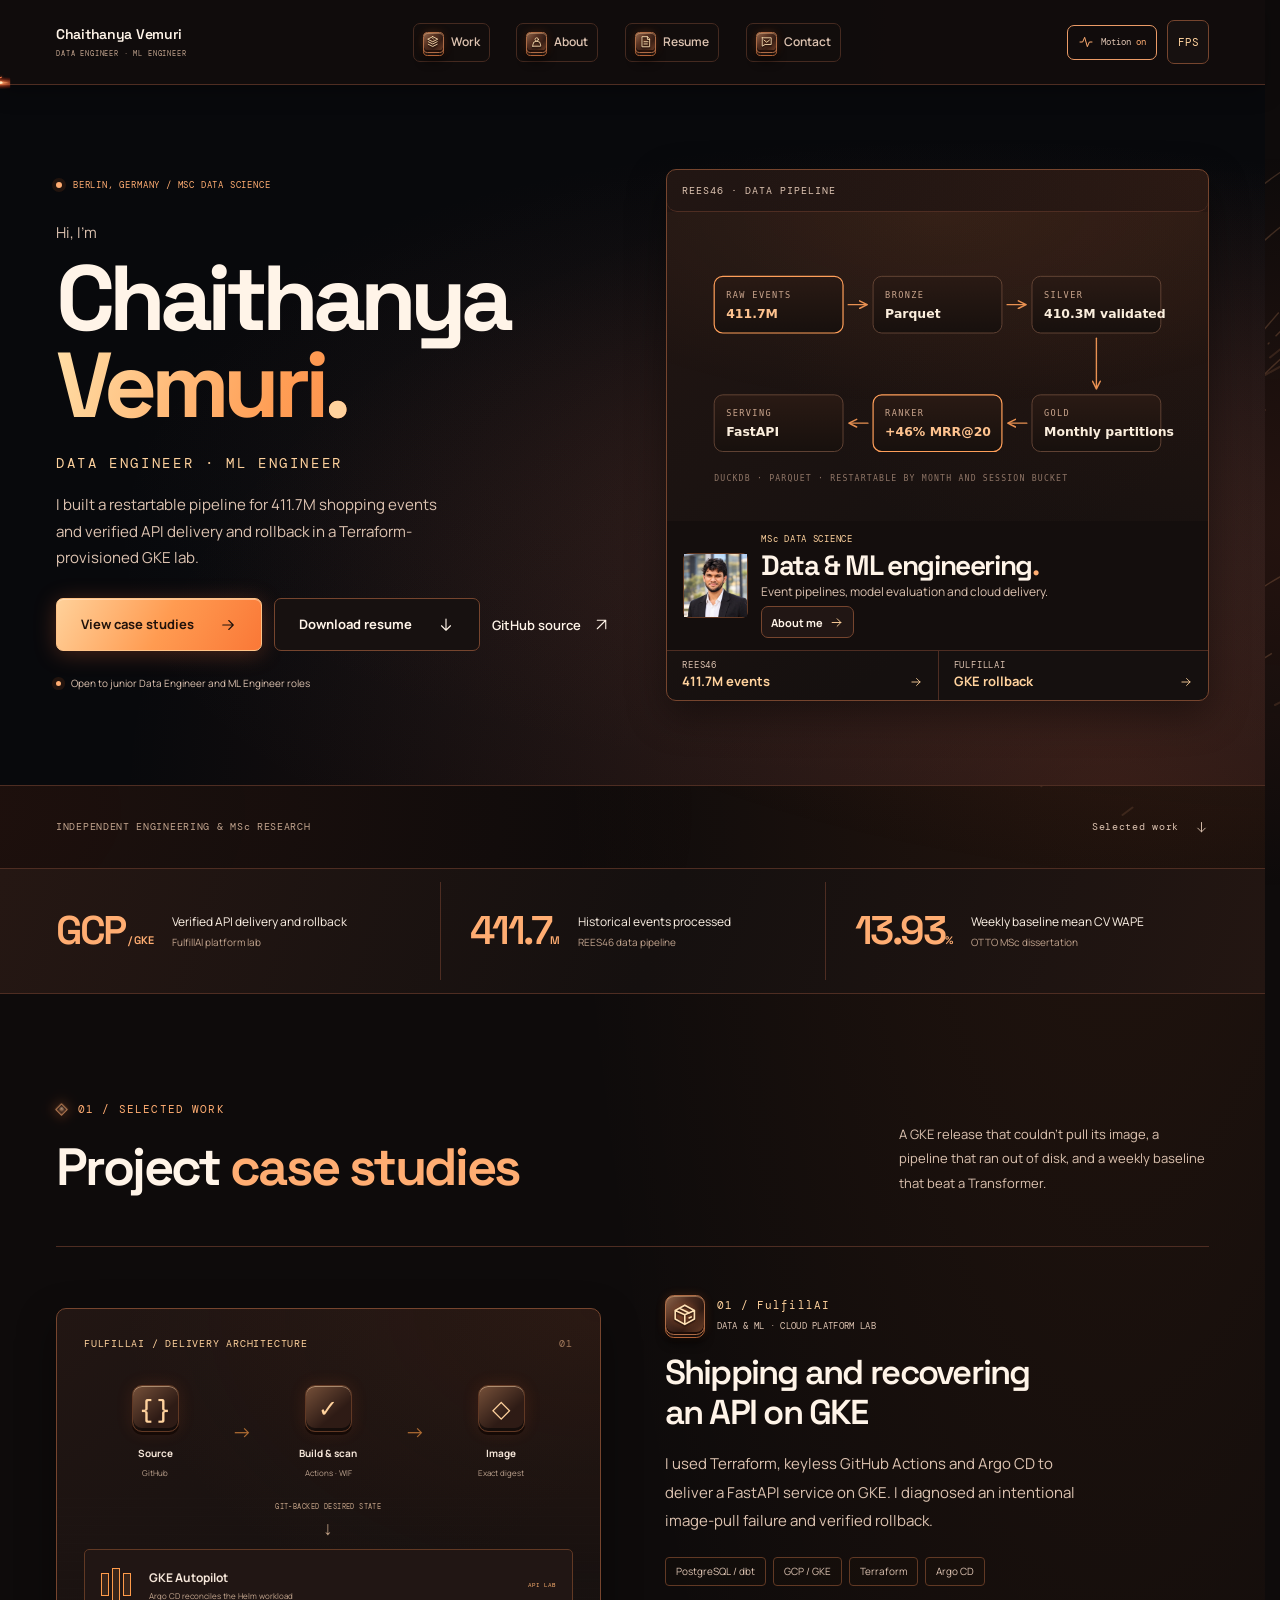
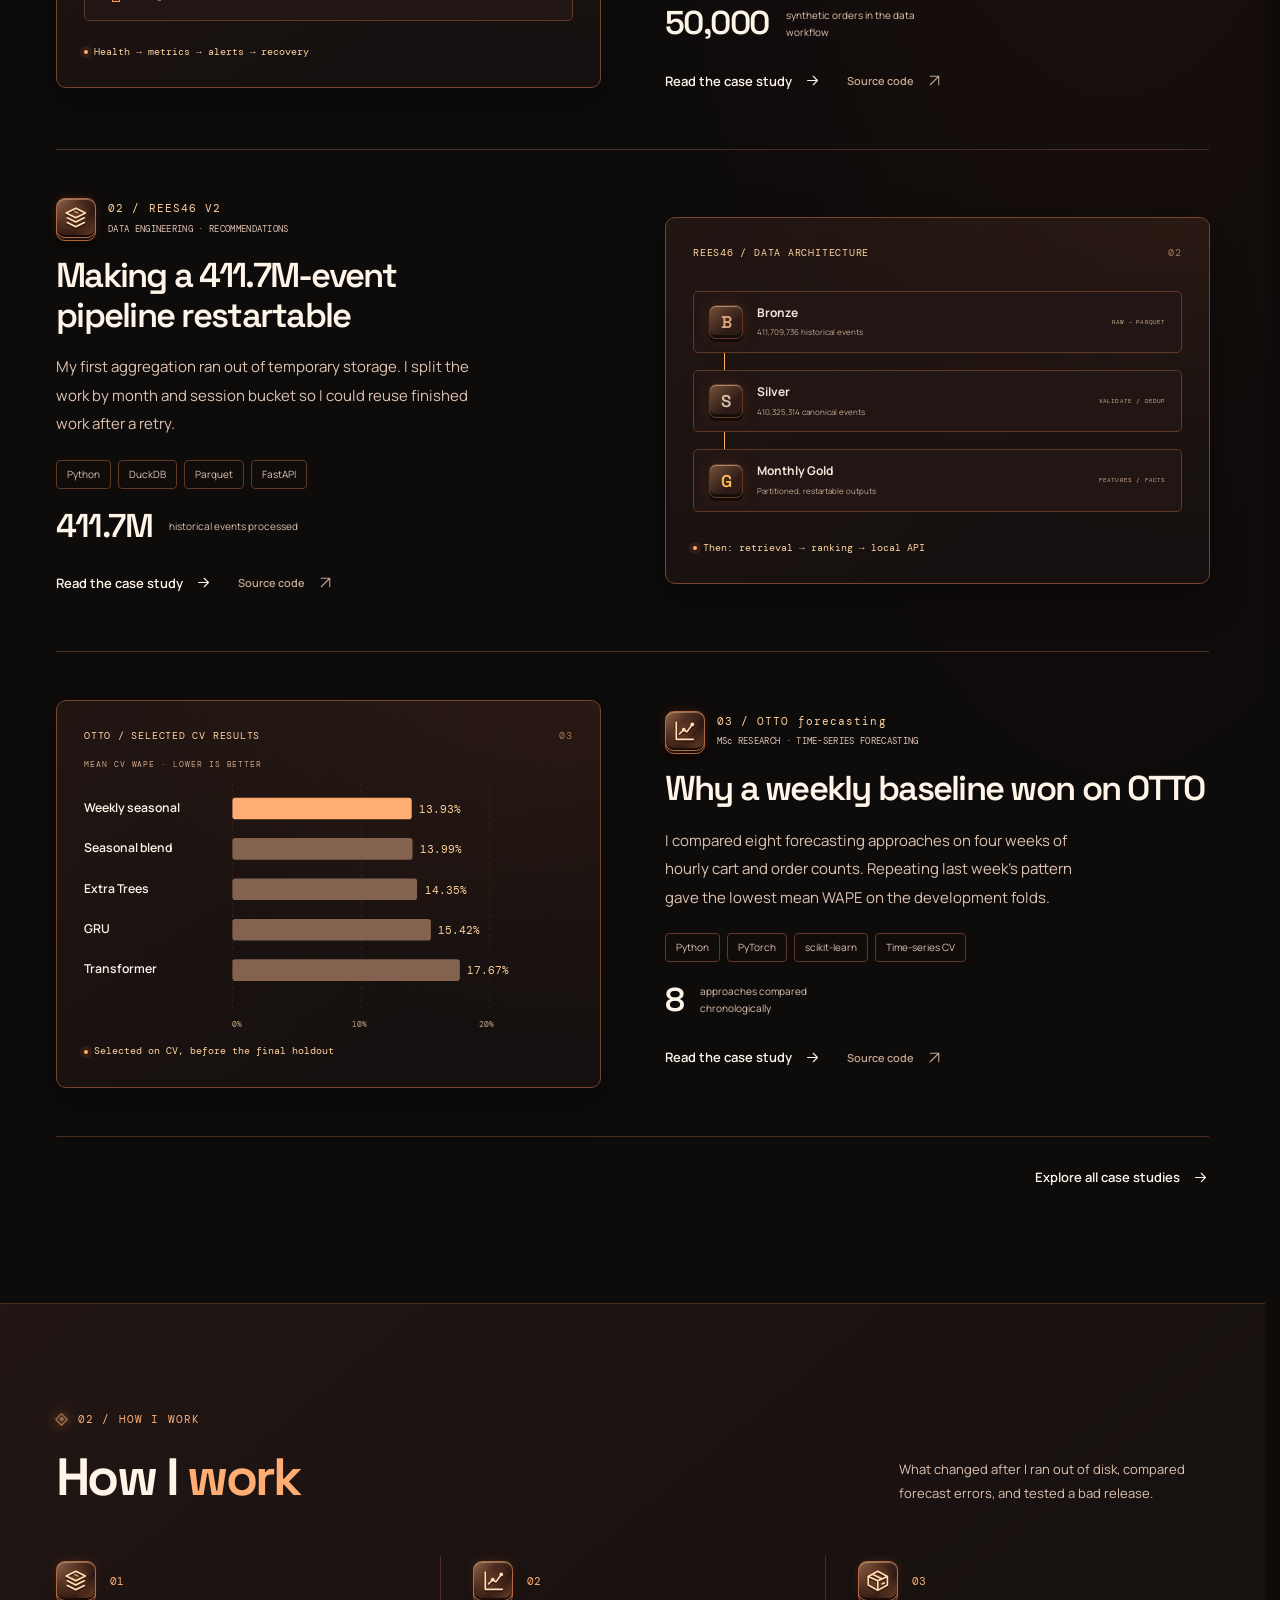
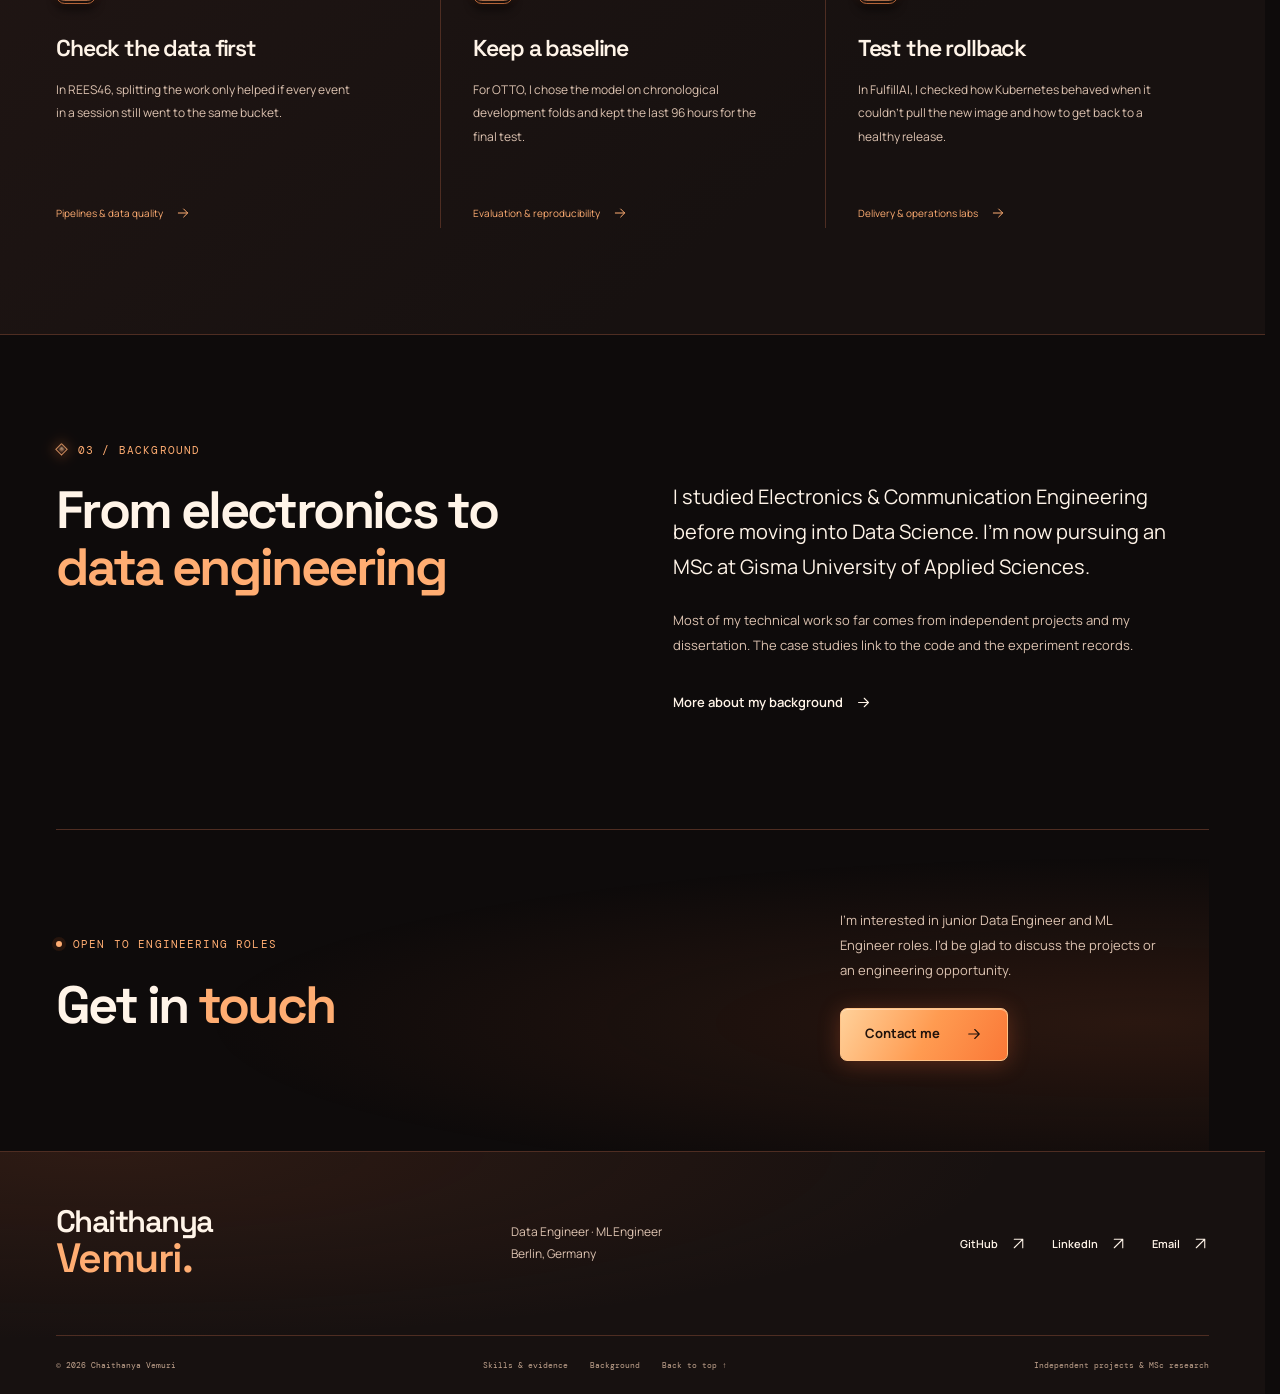
<file: index.html>
<!doctype html>
<html lang="en" data-theme="dark" data-chakra="on"><head><meta charset="utf-8"><meta name="viewport" content="width=device-width, initial-scale=1"><meta name="theme-color" content="#08090c"><meta name="color-scheme" content="dark">
<title>Data Engineer · ML Engineer — Chaithanya Vemuri</title><meta name="description" content="Chaithanya Vemuri builds data pipelines and ML systems. Explore a verified GKE delivery lab, a restartable 411.7M-event pipeline and OTTO forecasting research."><meta name="robots" content="index,follow"><link rel="canonical" href="https://chaithanyavemuri.xyz/">
<meta property="og:type" content="website"><meta property="og:site_name" content="Chaithanya Vemuri"><meta property="og:title" content="Data Engineer · ML Engineer — Chaithanya Vemuri"><meta property="og:description" content="Chaithanya Vemuri builds data pipelines and ML systems. Explore a verified GKE delivery lab, a restartable 411.7M-event pipeline and OTTO forecasting research."><meta property="og:url" content="https://chaithanyavemuri.xyz/"><meta property="og:image" content="https://chaithanyavemuri.xyz/assets/chaithanya-vemuri-800.webp"><meta property="og:image:width" content="800"><meta property="og:image:height" content="800"><meta property="og:image:alt" content="Chaithanya Vemuri"><meta name="twitter:card" content="summary"><meta name="twitter:image" content="https://chaithanyavemuri.xyz/assets/chaithanya-vemuri-800.webp">
<script src="/assets/chakra.c9cb20a78dc4.js"></script><link rel="icon" href="/assets/chaithanya-vemuri-400.webp" type="image/webp"><link rel="preload" href="/assets/fonts/manrope-variable.woff2" as="font" type="font/woff2" crossorigin><link rel="preload" href="/assets/fonts/space-grotesk-variable.woff2" as="font" type="font/woff2" crossorigin><link rel="stylesheet" href="/assets/site.a04ff1b84bfb.css"><link rel="stylesheet" href="/assets/pipeline.9b818cfe098a.css"><link rel="stylesheet" href="/assets/shinobi.434edd1d5ae1.css"><link rel="stylesheet" href="/assets/cinema.79971e200ddc.css"><link rel="stylesheet" href="/assets/ember.f93e2fb675f1.css"><script src="/assets/site.2c8791774269.js" defer></script><script src="/assets/ember.3b71f5bba5a2.js" defer></script><script type="application/ld+json">{"@context": "https://schema.org", "@type": "Person", "name": "Chaithanya Vemuri", "url": "https://chaithanyavemuri.xyz", "image": "https://chaithanyavemuri.xyz/assets/chaithanya-vemuri-800.webp", "email": "chaithanyavemuri28@gmail.com", "sameAs": ["https://github.com/nikchey29", "https://www.linkedin.com/in/chaithanya-vemuri-141897264/"], "jobTitle": "Data Engineer · ML Engineer", "homeLocation": {"@type": "Place", "name": "Berlin, Germany"}}</script>
</head><body class="home-page" id="top"><div class="chakra-atmosphere" aria-hidden="true"><svg viewBox="0 0 1200 720" preserveAspectRatio="xMidYMid slice" fill="none" stroke="currentColor">
    <g class="current-trails" stroke-width="1.1">
    <path d="M-62 498C61 491 116 426 165 328S258 137 404 86m-451 475C92 542 153 480 217 382M-33 591c96-13 164-63 220-137m-203 168 88-30m82-49 71-86M1266 77C1091 109 1004 222 957 352s-89 206-260 275m530-505C1123 153 1047 229 1008 317m238-128-77 27m-58 34-55 64m168-94c-91 31-163 109-199 181M1223 419c-129 30-184 96-226 143m241-96-123 85"/>
    <path d="M-27 510c102-11 148-61 203-146m886-35c48-79 116-122 185-140M26 647l74-28m956-66 54-33M956 236l31-45" stroke-dasharray="20 9 2 7"/>
    </g>
    <g class="current-sparks" stroke-linecap="round">
    <path d="M17 526l11-3m27-8 19-8m20-11 6-4m27-21 13-13m39-58 9-16m21-38 4-7m28-52 10-19m-229 354 19-5m36-13 9-4m38-21 13-8m26-17 9-8m26-24 13-14m941-243 8-8m-60 43 20-11m-31 49 11-10m-47 49 15-15m36-76 15-12m-118 150 10-14m97 154 19-10m-56 35 9-5m-59 40 18-15m-53 43 8-6m-7-95 16-17m-82 95 9-10" stroke-width="1.6"/>
    </g></svg></div><div class="portfolio-content"><a class="skip-link" href="#main">Skip to content</a><header class="site-header" data-ember="bottom"><div class="container header-inner">
    <a class="brand" href="/" aria-label="Chaithanya Vemuri home"><span class="brand-name">Chaithanya Vemuri<span>DATA ENGINEER · ML ENGINEER</span></span><span class="brand-short" aria-hidden="true">CV</span></a>
    <nav id="navigation" class="navigation" aria-label="Main navigation"><a href="/projects/" data-ember="control"><span class="forge-mark nav-mark" aria-hidden="true"><span class="forge-face" data-ember="detail"><span class="ember-edge" aria-hidden="true"></span></span><svg class="forge-depth" viewBox="0 0 24 24" fill="none" stroke="currentColor" stroke-width="1.55" stroke-linecap="round" stroke-linejoin="round"><path d="m12 3 9 4.5-9 4.5-9-4.5L12 3Zm-8 9 8 4 8-4M4 16.5l8 4 8-4"/><path d="m11 6 3 1.5" opacity=".63"/></svg><svg class="forge-glyph" viewBox="0 0 24 24" fill="none" stroke="currentColor" stroke-width="1.55" stroke-linecap="round" stroke-linejoin="round"><path d="m12 3 9 4.5-9 4.5-9-4.5L12 3Zm-8 9 8 4 8-4M4 16.5l8 4 8-4"/><path d="m11 6 3 1.5" opacity=".63"/></svg></span><span>Work</span><span class="ember-edge" aria-hidden="true"></span></a><a href="/about/" data-ember="control"><span class="forge-mark nav-mark" aria-hidden="true"><span class="forge-face" data-ember="detail"><span class="ember-edge" aria-hidden="true"></span></span><svg class="forge-depth" viewBox="0 0 24 24" fill="none" stroke="currentColor" stroke-width="1.55" stroke-linecap="round" stroke-linejoin="round"><circle cx="12" cy="8" r="3"/><path d="M5 20v-2a7 7 0 0 1 14 0v2H5Z"/></svg><svg class="forge-glyph" viewBox="0 0 24 24" fill="none" stroke="currentColor" stroke-width="1.55" stroke-linecap="round" stroke-linejoin="round"><circle cx="12" cy="8" r="3"/><path d="M5 20v-2a7 7 0 0 1 14 0v2H5Z"/></svg></span><span>About</span><span class="ember-edge" aria-hidden="true"></span></a><a href="/resume/" data-ember="control"><span class="forge-mark nav-mark" aria-hidden="true"><span class="forge-face" data-ember="detail"><span class="ember-edge" aria-hidden="true"></span></span><svg class="forge-depth" viewBox="0 0 24 24" fill="none" stroke="currentColor" stroke-width="1.55" stroke-linecap="round" stroke-linejoin="round"><path d="M6 3h9l4 4v14H6zM15 3v5h4M9 12h7m-7 4h6"/></svg><svg class="forge-glyph" viewBox="0 0 24 24" fill="none" stroke="currentColor" stroke-width="1.55" stroke-linecap="round" stroke-linejoin="round"><path d="M6 3h9l4 4v14H6zM15 3v5h4M9 12h7m-7 4h6"/></svg></span><span>Resume</span><span class="ember-edge" aria-hidden="true"></span></a><a href="/contact/" data-ember="control"><span class="forge-mark nav-mark" aria-hidden="true"><span class="forge-face" data-ember="detail"><span class="ember-edge" aria-hidden="true"></span></span><svg class="forge-depth" viewBox="0 0 24 24" fill="none" stroke="currentColor" stroke-width="1.55" stroke-linecap="round" stroke-linejoin="round"><path d="M4 5h16v12H9l-5 3V5Zm3 4 5 4 5-4"/></svg><svg class="forge-glyph" viewBox="0 0 24 24" fill="none" stroke="currentColor" stroke-width="1.55" stroke-linecap="round" stroke-linejoin="round"><path d="M4 5h16v12H9l-5 3V5Zm3 4 5 4 5-4"/></svg></span><span>Contact</span><span class="ember-edge" aria-hidden="true"></span></a></nav>
    <div class="header-tools"><button class="motion-toggle" type="button" aria-label="Pause animations" aria-pressed="true" data-ember="control"><svg class="icon " viewBox="0 0 24 24" fill="none" stroke="currentColor" stroke-width="1.5" stroke-linecap="round" stroke-linejoin="round" aria-hidden="true"><path d="M3 12h4l3-7 4 14 3-7h4"/></svg><span class="motion-label">Motion <span class="motion-state">on</span></span><span class="ember-edge" aria-hidden="true"></span></button><details class="frame-settings"><summary aria-label="Transition frame rate" data-ember="control">FPS<span class="ember-edge" aria-hidden="true"></span></summary>
    <div class="frame-popover" data-ember="frame"><p>Transition frame rate</p><div class="frame-options" role="group" aria-label="Frame rate limit"><button type="button" data-frame-choice="auto" aria-pressed="true" data-ember="control">Auto<span class="ember-edge" aria-hidden="true"></span></button><button type="button" data-frame-choice="60" aria-pressed="false" data-ember="control">60 fps<span class="ember-edge" aria-hidden="true"></span></button><button type="button" data-frame-choice="120" aria-pressed="false" data-ember="control">120 fps<span class="ember-edge" aria-hidden="true"></span></button></div>
    <p class="frame-feedback" role="status">Auto follows your browser’s refresh rate.</p><span class="ember-edge" aria-hidden="true"></span></div></details><button class="menu-toggle" type="button" aria-controls="navigation" aria-expanded="false" data-ember="control"><span>Menu</span><span class="menu-lines" aria-hidden="true"></span><span class="ember-edge" aria-hidden="true"></span></button></div>
    </div><div class="reading-progress" aria-hidden="true"></div><span class="ember-edge" aria-hidden="true"></span></header><main id="main" tabindex="-1"><section class="hero-stage" data-ember="bottom"><div class="shinobi-horizon" aria-hidden="true"></div><div class="hero container"><div class="hero-copy"><p class="eyebrow"><span class="status-dot"></span> BERLIN, GERMANY / MSc DATA SCIENCE</p><p class="hero-intro">Hi, I’m</p><h1 class="hero-title"><span>Chaithanya</span><span class="sunrise-text">Vemuri<span class="title-stop">.</span></span></h1><p class="hero-discipline">DATA ENGINEER · ML ENGINEER</p><p class="hero-description">I built a restartable pipeline for 411.7M shopping events and verified API delivery and rollback in a Terraform-provisioned GKE lab.</p><div class="hero-actions"><a class="button button-primary" href="/projects/" data-ember="control">View case studies <svg class="icon " viewBox="0 0 24 24" fill="none" stroke="currentColor" stroke-width="1.5" stroke-linecap="round" stroke-linejoin="round" aria-hidden="true"><path d="M5 12h14M13 6l6 6-6 6"/></svg><span class="ember-edge" aria-hidden="true"></span></a><a class="button button-secondary" href="/assets/Chaithanya_Vemuri_Resume.pdf?v=b223152e4dd4" download data-ember="control">Download resume <svg class="icon " viewBox="0 0 24 24" fill="none" stroke="currentColor" stroke-width="1.5" stroke-linecap="round" stroke-linejoin="round" aria-hidden="true"><path d="M12 4v15m-6-6 6 6 6-6"/></svg><span class="ember-edge" aria-hidden="true"></span></a><a class="text-link" href="https://github.com/nikchey29" target="_blank" rel="noopener noreferrer">GitHub source <svg class="icon " viewBox="0 0 24 24" fill="none" stroke="currentColor" stroke-width="1.5" stroke-linecap="round" stroke-linejoin="round" aria-hidden="true"><path d="M6 18 18 6M6 6h12v12"/></svg></a></div><p class="hero-role"><span class="status-dot"></span> Open to junior Data Engineer and ML Engineer roles</p></div><aside class="profile-panel" aria-labelledby="profile-title" data-ember="frame">
      <div class="profile-slate" data-ember="bottom"><span>REES46 · DATA PIPELINE</span><span class="ember-edge" aria-hidden="true"></span></div>
      <div class="pipeline-stage" data-ember="bottom"><a href="/projects/rees46-v2/" aria-label="REES46 V2 case study"><img src="/assets/pipeline.28ba6d30af79.svg" width="560" height="290" alt="REES46 pipeline: 411.7M raw events flow through bronze, silver and gold Parquet layers into a ranking model served through FastAPI" decoding="async"></a><span class="ember-edge" aria-hidden="true"></span></div>
      <div class="profile-body">
        <div class="profile-grid">
          <div class="profile-portrait" data-ember="detail"><img src="/assets/chaithanya-vemuri-800.webp" srcset="/assets/chaithanya-vemuri-400.webp 400w, /assets/chaithanya-vemuri-800.webp 800w" sizes="65px" width="800" height="800" alt="Chaithanya Vemuri" fetchpriority="high"><span class="ember-edge" aria-hidden="true"></span></div>
          <div class="profile-info"><p class="profile-kicker">MSc DATA SCIENCE</p><h2 id="profile-title">Data &amp; ML engineering<span>.</span></h2><p>Event pipelines, model evaluation and cloud delivery.</p><a class="profile-link" href="/about/" data-ember="control">About me <svg class="icon " viewBox="0 0 24 24" fill="none" stroke="currentColor" stroke-width="1.5" stroke-linecap="round" stroke-linejoin="round" aria-hidden="true"><path d="M5 12h14M13 6l6 6-6 6"/></svg><span class="ember-edge" aria-hidden="true"></span></a></div>
        </div>
      </div>
      <div class="profile-evidence" data-ember="top"><a href="/projects/rees46-v2/" data-ember="column"><span>REES46</span><strong>411.7M events</strong><svg class="icon " viewBox="0 0 24 24" fill="none" stroke="currentColor" stroke-width="1.5" stroke-linecap="round" stroke-linejoin="round" aria-hidden="true"><path d="M5 12h14M13 6l6 6-6 6"/></svg><span class="ember-edge" aria-hidden="true"></span></a><a href="/projects/fulfillai/" data-ember="column"><span>FULFILLAI</span><strong>GKE rollback</strong><svg class="icon " viewBox="0 0 24 24" fill="none" stroke="currentColor" stroke-width="1.5" stroke-linecap="round" stroke-linejoin="round" aria-hidden="true"><path d="M5 12h14M13 6l6 6-6 6"/></svg><span class="ember-edge" aria-hidden="true"></span></a><span class="ember-edge" aria-hidden="true"></span></div>
    <span class="ember-edge" aria-hidden="true"></span></aside></div><span class="ember-edge" aria-hidden="true"></span></section>
<div class="container hero-bottom"><span>INDEPENDENT ENGINEERING & MSc RESEARCH</span><a href="#selected-work">Selected work <svg class="icon " viewBox="0 0 24 24" fill="none" stroke="currentColor" stroke-width="1.5" stroke-linecap="round" stroke-linejoin="round" aria-hidden="true"><path d="M12 4v15m-6-6 6 6 6-6"/></svg></a></div>
<section class="evidence-strip" aria-label="Selected project evidence" data-ember="band"><div class="container evidence-inner"><a href="/projects/fulfillai/" data-ember="column"><strong>GCP<span> / GKE</span></strong><div>Verified API delivery and rollback<span>FulfillAI platform lab</span></div><span class="ember-edge" aria-hidden="true"></span></a><a href="/projects/rees46-v2/" data-ember="column"><strong>411.7<span>M</span></strong><div>Historical events processed<span>REES46 data pipeline</span></div><span class="ember-edge" aria-hidden="true"></span></a><a href="/projects/otto/" data-ember="column"><strong>13.93<span>%</span></strong><div>Weekly baseline mean CV WAPE<span>OTTO MSc dissertation</span></div><span class="ember-edge" aria-hidden="true"></span></a></div><span class="ember-edge" aria-hidden="true"></span></section>
<section class="selected-work container section-space" id="selected-work"><div class="section-heading" data-reveal><div><p class="eyebrow"><span class="section-notch" aria-hidden="true"></span>01 / SELECTED WORK</p><h2>Project <em>case studies</em></h2></div><p>A GKE release that couldn’t pull its image, a pipeline that ran out of disk, and a weekly baseline that beat a Transformer.</p></div><article class="project-row" data-category="data ml platform" data-reveal data-ember="top"><div class="project-art"><div class="technical-art art-fulfill" data-ember="frame"><div class="art-head"><span>FULFILLAI / DELIVERY ARCHITECTURE</span><span>01</span></div><div class="deploy-flow"><div class="deploy-node"><span class="node-icon" data-ember="detail">{ }<span class="ember-edge" aria-hidden="true"></span></span><strong>Source</strong><span>GitHub</span></div><span class="flow-arrow">→</span><div class="deploy-node"><span class="node-icon" data-ember="detail">✓<span class="ember-edge" aria-hidden="true"></span></span><strong>Build & scan</strong><span>Actions · WIF</span></div><span class="flow-arrow">→</span><div class="deploy-node"><span class="node-icon" data-ember="detail">◇<span class="ember-edge" aria-hidden="true"></span></span><strong>Image</strong><span>Exact digest</span></div></div><div class="gitops-bridge"><span>GIT-BACKED DESIRED STATE</span><span>↓</span></div><div class="runtime-box" data-ember="detail"><div class="runtime-symbol" aria-hidden="true"><span></span><span></span><span></span></div><div><strong>GKE Autopilot</strong><span>Argo CD reconciles the Helm workload</span></div><span class="runtime-label">API LAB</span><span class="ember-edge" aria-hidden="true"></span></div><div class="art-foot"><span class="tiny-dot"></span> Health → metrics → alerts → recovery</div><span class="ember-edge" aria-hidden="true"></span></div></div><div class="project-summary"><div class="project-kicker"><span class="forge-mark project-mark" aria-hidden="true"><span class="forge-face" data-ember="detail"><span class="ember-edge" aria-hidden="true"></span></span><svg class="forge-depth" viewBox="0 0 24 24" fill="none" stroke="currentColor" stroke-width="1.55" stroke-linecap="round" stroke-linejoin="round"><path d="M12 3 21 8v8l-9 5-9-5V8l9-5Zm0 9v9M3 8l9 4 9-4M7 5.8l9 4.6"/><path d="m16 15 2-1"/></svg><svg class="forge-glyph" viewBox="0 0 24 24" fill="none" stroke="currentColor" stroke-width="1.55" stroke-linecap="round" stroke-linejoin="round"><path d="M12 3 21 8v8l-9 5-9-5V8l9-5Zm0 9v9M3 8l9 4 9-4M7 5.8l9 4.6"/><path d="m16 15 2-1"/></svg></span><div><span>01 / FulfillAI</span><span class="project-kind">DATA & ML · CLOUD PLATFORM LAB</span></div></div><h3><a href="/projects/fulfillai/">Shipping and recovering an API on GKE</a></h3><p>I used Terraform, keyless GitHub Actions and Argo CD to deliver a FastAPI service on GKE. I diagnosed an intentional image-pull failure and verified rollback.</p><ul class="chips" aria-label="Project tools"><li data-ember="detail">PostgreSQL / dbt<span class="ember-edge" aria-hidden="true"></span></li><li data-ember="detail">GCP / GKE<span class="ember-edge" aria-hidden="true"></span></li><li data-ember="detail">Terraform<span class="ember-edge" aria-hidden="true"></span></li><li data-ember="detail">Argo CD<span class="ember-edge" aria-hidden="true"></span></li></ul><div class="project-result"><strong>50,000</strong><span>synthetic orders in the data workflow</span></div><div class="project-actions"><a class="text-link" href="/projects/fulfillai/">Read the case study <svg class="icon " viewBox="0 0 24 24" fill="none" stroke="currentColor" stroke-width="1.5" stroke-linecap="round" stroke-linejoin="round" aria-hidden="true"><path d="M5 12h14M13 6l6 6-6 6"/></svg></a><a class="text-link" href="https://github.com/nikchey29/fulfillai/tree/platform-engineering-v2" target="_blank" rel="noopener noreferrer">Source code <svg class="icon " viewBox="0 0 24 24" fill="none" stroke="currentColor" stroke-width="1.5" stroke-linecap="round" stroke-linejoin="round" aria-hidden="true"><path d="M6 18 18 6M6 6h12v12"/></svg></a></div></div><span class="ember-edge" aria-hidden="true"></span></article><article class="project-row" data-category="data ml" data-reveal data-ember="top"><div class="project-art"><div class="technical-art art-rees" data-ember="frame"><div class="art-head"><span>REES46 / DATA ARCHITECTURE</span><span>02</span></div><div class="layer-stack"><div class="data-layer layer-bronze" data-ember="detail"><span class="layer-icon" data-ember="detail">B<span class="ember-edge" aria-hidden="true"></span></span><div><strong>Bronze</strong><span>411,709,736 historical events</span></div><span class="layer-format">RAW → PARQUET</span><span class="ember-edge" aria-hidden="true"></span></div><span class="flow-line"></span><div class="data-layer layer-silver" data-ember="detail"><span class="layer-icon" data-ember="detail">S<span class="ember-edge" aria-hidden="true"></span></span><div><strong>Silver</strong><span>410,325,314 canonical events</span></div><span class="layer-format">VALIDATE / DEDUP</span><span class="ember-edge" aria-hidden="true"></span></div><span class="flow-line"></span><div class="data-layer layer-gold" data-ember="detail"><span class="layer-icon" data-ember="detail">G<span class="ember-edge" aria-hidden="true"></span></span><div><strong>Monthly Gold</strong><span>Partitioned, restartable outputs</span></div><span class="layer-format">FEATURES / FACTS</span><span class="ember-edge" aria-hidden="true"></span></div></div><div class="art-foot"><span class="tiny-dot"></span> Then: retrieval → ranking → local API</div><span class="ember-edge" aria-hidden="true"></span></div></div><div class="project-summary"><div class="project-kicker"><span class="forge-mark project-mark" aria-hidden="true"><span class="forge-face" data-ember="detail"><span class="ember-edge" aria-hidden="true"></span></span><svg class="forge-depth" viewBox="0 0 24 24" fill="none" stroke="currentColor" stroke-width="1.55" stroke-linecap="round" stroke-linejoin="round"><path d="m12 3 9 4.5-9 4.5-9-4.5L12 3Zm-8 9 8 4 8-4M4 16.5l8 4 8-4"/><path d="m11 6 3 1.5" opacity=".63"/></svg><svg class="forge-glyph" viewBox="0 0 24 24" fill="none" stroke="currentColor" stroke-width="1.55" stroke-linecap="round" stroke-linejoin="round"><path d="m12 3 9 4.5-9 4.5-9-4.5L12 3Zm-8 9 8 4 8-4M4 16.5l8 4 8-4"/><path d="m11 6 3 1.5" opacity=".63"/></svg></span><div><span>02 / REES46 V2</span><span class="project-kind">DATA ENGINEERING · RECOMMENDATIONS</span></div></div><h3><a href="/projects/rees46-v2/">Making a 411.7M-event pipeline restartable</a></h3><p>My first aggregation ran out of temporary storage. I split the work by month and session bucket so I could reuse finished work after a retry.</p><ul class="chips" aria-label="Project tools"><li data-ember="detail">Python<span class="ember-edge" aria-hidden="true"></span></li><li data-ember="detail">DuckDB<span class="ember-edge" aria-hidden="true"></span></li><li data-ember="detail">Parquet<span class="ember-edge" aria-hidden="true"></span></li><li data-ember="detail">FastAPI<span class="ember-edge" aria-hidden="true"></span></li></ul><div class="project-result"><strong>411.7M</strong><span>historical events processed</span></div><div class="project-actions"><a class="text-link" href="/projects/rees46-v2/">Read the case study <svg class="icon " viewBox="0 0 24 24" fill="none" stroke="currentColor" stroke-width="1.5" stroke-linecap="round" stroke-linejoin="round" aria-hidden="true"><path d="M5 12h14M13 6l6 6-6 6"/></svg></a><a class="text-link" href="https://github.com/nikchey29/rees46-v2" target="_blank" rel="noopener noreferrer">Source code <svg class="icon " viewBox="0 0 24 24" fill="none" stroke="currentColor" stroke-width="1.5" stroke-linecap="round" stroke-linejoin="round" aria-hidden="true"><path d="M6 18 18 6M6 6h12v12"/></svg></a></div></div><span class="ember-edge" aria-hidden="true"></span></article><article class="project-row" data-category="ml research" data-reveal data-ember="top"><div class="project-art"><div class="technical-art art-otto" data-ember="frame"><div class="art-head"><span>OTTO / SELECTED CV RESULTS</span><span>03</span></div><svg viewBox="0 0 520 300" role="img" aria-label="Mean development WAPE: weekly seasonal 13.93 percent; seasonal blend 13.99; Extra Trees 14.35; GRU 15.42; Transformer 17.67. Lower is better. Five of eight methods shown."><text x="0" y="21" class="chart-subtitle">MEAN CV WAPE · LOWER IS BETTER</text><path d="M158 38v246M295 38v246M432 38v246" class="chart-grid"/><text x="0" y="69" class="chart-label">Weekly seasonal</text><rect x="158" y="54" width="190.84" height="23" rx="3" class="chart-bar selected-bar"/><text x="356.84" y="70" class="chart-value">13.93%</text><text x="0" y="112" class="chart-label">Seasonal blend</text><rect x="158" y="97" width="191.66" height="23" rx="3" class="chart-bar "/><text x="357.66" y="113" class="chart-value">13.99%</text><text x="0" y="155" class="chart-label">Extra Trees</text><rect x="158" y="140" width="196.59" height="23" rx="3" class="chart-bar "/><text x="362.60" y="156" class="chart-value">14.35%</text><text x="0" y="198" class="chart-label">GRU</text><rect x="158" y="183" width="211.25" height="23" rx="3" class="chart-bar "/><text x="377.25" y="199" class="chart-value">15.42%</text><text x="0" y="241" class="chart-label">Transformer</text><rect x="158" y="226" width="242.08" height="23" rx="3" class="chart-bar "/><text x="408.08" y="242" class="chart-value">17.67%</text><text x="158" y="298" class="chart-axis">0%</text><text x="285" y="298" class="chart-axis">10%</text><text x="420" y="298" class="chart-axis">20%</text></svg><div class="art-foot"><span class="tiny-dot"></span> Selected on CV, before the final holdout</div><span class="ember-edge" aria-hidden="true"></span></div></div><div class="project-summary"><div class="project-kicker"><span class="forge-mark project-mark" aria-hidden="true"><span class="forge-face" data-ember="detail"><span class="ember-edge" aria-hidden="true"></span></span><svg class="forge-depth" viewBox="0 0 24 24" fill="none" stroke="currentColor" stroke-width="1.55" stroke-linecap="round" stroke-linejoin="round"><path d="M4 4v16h16M7 15l4-4 3 2 5-7"/><circle cx="11" cy="11" r="1"/><circle cx="19" cy="6" r="1"/></svg><svg class="forge-glyph" viewBox="0 0 24 24" fill="none" stroke="currentColor" stroke-width="1.55" stroke-linecap="round" stroke-linejoin="round"><path d="M4 4v16h16M7 15l4-4 3 2 5-7"/><circle cx="11" cy="11" r="1"/><circle cx="19" cy="6" r="1"/></svg></span><div><span>03 / OTTO forecasting</span><span class="project-kind">MSc RESEARCH · TIME-SERIES FORECASTING</span></div></div><h3><a href="/projects/otto/">Why a weekly baseline won on OTTO</a></h3><p>I compared eight forecasting approaches on four weeks of hourly cart and order counts. Repeating last week’s pattern gave the lowest mean WAPE on the development folds.</p><ul class="chips" aria-label="Project tools"><li data-ember="detail">Python<span class="ember-edge" aria-hidden="true"></span></li><li data-ember="detail">PyTorch<span class="ember-edge" aria-hidden="true"></span></li><li data-ember="detail">scikit-learn<span class="ember-edge" aria-hidden="true"></span></li><li data-ember="detail">Time-series CV<span class="ember-edge" aria-hidden="true"></span></li></ul><div class="project-result"><strong>8</strong><span>approaches compared chronologically</span></div><div class="project-actions"><a class="text-link" href="/projects/otto/">Read the case study <svg class="icon " viewBox="0 0 24 24" fill="none" stroke="currentColor" stroke-width="1.5" stroke-linecap="round" stroke-linejoin="round" aria-hidden="true"><path d="M5 12h14M13 6l6 6-6 6"/></svg></a><a class="text-link" href="https://github.com/nikchey29/otto-demand-forecasting-dissertation" target="_blank" rel="noopener noreferrer">Source code <svg class="icon " viewBox="0 0 24 24" fill="none" stroke="currentColor" stroke-width="1.5" stroke-linecap="round" stroke-linejoin="round" aria-hidden="true"><path d="M6 18 18 6M6 6h12v12"/></svg></a></div></div><span class="ember-edge" aria-hidden="true"></span></article><div class="section-end"><a class="text-link" href="/projects/">Explore all case studies <svg class="icon " viewBox="0 0 24 24" fill="none" stroke="currentColor" stroke-width="1.5" stroke-linecap="round" stroke-linejoin="round" aria-hidden="true"><path d="M5 12h14M13 6l6 6-6 6"/></svg></a></div></section>
<section class="approach-section" data-ember="band"><div class="container section-space"><div class="section-heading" data-reveal><div><p class="eyebrow"><span class="section-notch" aria-hidden="true"></span>02 / HOW I WORK</p><h2>How I <em>work</em></h2></div><p>What changed after I ran out of disk, compared forecast errors, and tested a bad release.</p></div><div class="approach-grid"><article data-reveal data-ember="column"><div class="approach-number"><span class="forge-mark approach-mark" aria-hidden="true"><span class="forge-face" data-ember="detail"><span class="ember-edge" aria-hidden="true"></span></span><svg class="forge-depth" viewBox="0 0 24 24" fill="none" stroke="currentColor" stroke-width="1.55" stroke-linecap="round" stroke-linejoin="round"><path d="m12 3 9 4.5-9 4.5-9-4.5L12 3Zm-8 9 8 4 8-4M4 16.5l8 4 8-4"/><path d="m11 6 3 1.5" opacity=".63"/></svg><svg class="forge-glyph" viewBox="0 0 24 24" fill="none" stroke="currentColor" stroke-width="1.55" stroke-linecap="round" stroke-linejoin="round"><path d="m12 3 9 4.5-9 4.5-9-4.5L12 3Zm-8 9 8 4 8-4M4 16.5l8 4 8-4"/><path d="m11 6 3 1.5" opacity=".63"/></svg></span><span aria-hidden="true">01</span></div><h3>Check the data first</h3><p>In REES46, splitting the work only helped if every event in a session still went to the same bucket.</p><a href="/skills/#data">Pipelines & data quality <svg class="icon " viewBox="0 0 24 24" fill="none" stroke="currentColor" stroke-width="1.5" stroke-linecap="round" stroke-linejoin="round" aria-hidden="true"><path d="M5 12h14M13 6l6 6-6 6"/></svg></a><span class="ember-edge" aria-hidden="true"></span></article><article data-reveal data-ember="column"><div class="approach-number"><span class="forge-mark approach-mark" aria-hidden="true"><span class="forge-face" data-ember="detail"><span class="ember-edge" aria-hidden="true"></span></span><svg class="forge-depth" viewBox="0 0 24 24" fill="none" stroke="currentColor" stroke-width="1.55" stroke-linecap="round" stroke-linejoin="round"><path d="M4 4v16h16M7 15l4-4 3 2 5-7"/><circle cx="11" cy="11" r="1"/><circle cx="19" cy="6" r="1"/></svg><svg class="forge-glyph" viewBox="0 0 24 24" fill="none" stroke="currentColor" stroke-width="1.55" stroke-linecap="round" stroke-linejoin="round"><path d="M4 4v16h16M7 15l4-4 3 2 5-7"/><circle cx="11" cy="11" r="1"/><circle cx="19" cy="6" r="1"/></svg></span><span aria-hidden="true">02</span></div><h3>Keep a baseline</h3><p>For OTTO, I chose the model on chronological development folds and kept the last 96 hours for the final test.</p><a href="/skills/#evaluation">Evaluation & reproducibility <svg class="icon " viewBox="0 0 24 24" fill="none" stroke="currentColor" stroke-width="1.5" stroke-linecap="round" stroke-linejoin="round" aria-hidden="true"><path d="M5 12h14M13 6l6 6-6 6"/></svg></a><span class="ember-edge" aria-hidden="true"></span></article><article data-reveal data-ember="column"><div class="approach-number"><span class="forge-mark approach-mark" aria-hidden="true"><span class="forge-face" data-ember="detail"><span class="ember-edge" aria-hidden="true"></span></span><svg class="forge-depth" viewBox="0 0 24 24" fill="none" stroke="currentColor" stroke-width="1.55" stroke-linecap="round" stroke-linejoin="round"><path d="M12 3 21 8v8l-9 5-9-5V8l9-5Zm0 9v9M3 8l9 4 9-4M7 5.8l9 4.6"/><path d="m16 15 2-1"/></svg><svg class="forge-glyph" viewBox="0 0 24 24" fill="none" stroke="currentColor" stroke-width="1.55" stroke-linecap="round" stroke-linejoin="round"><path d="M12 3 21 8v8l-9 5-9-5V8l9-5Zm0 9v9M3 8l9 4 9-4M7 5.8l9 4.6"/><path d="m16 15 2-1"/></svg></span><span aria-hidden="true">03</span></div><h3>Test the rollback</h3><p>In FulfillAI, I checked how Kubernetes behaved when it couldn’t pull the new image and how to get back to a healthy release.</p><a href="/skills/#delivery">Delivery & operations labs <svg class="icon " viewBox="0 0 24 24" fill="none" stroke="currentColor" stroke-width="1.5" stroke-linecap="round" stroke-linejoin="round" aria-hidden="true"><path d="M5 12h14M13 6l6 6-6 6"/></svg></a><span class="ember-edge" aria-hidden="true"></span></article></div></div><span class="ember-edge" aria-hidden="true"></span></section>
<section class="about-teaser container section-space" data-reveal><div><p class="eyebrow"><span class="section-notch" aria-hidden="true"></span>03 / BACKGROUND</p><h2>From electronics to <em>data engineering</em></h2></div><div><p class="large-copy">I studied Electronics & Communication Engineering before moving into Data Science. I’m now pursuing an MSc at Gisma University of Applied Sciences.</p><p>Most of my technical work so far comes from independent projects and my dissertation. The case studies link to the code and the experiment records.</p><a class="text-link" href="/about/">More about my background <svg class="icon " viewBox="0 0 24 24" fill="none" stroke="currentColor" stroke-width="1.5" stroke-linecap="round" stroke-linejoin="round" aria-hidden="true"><path d="M5 12h14M13 6l6 6-6 6"/></svg></a></div></section><section class="contact-band container" data-reveal data-ember="top"><div><p class="eyebrow"><span class="status-dot"></span> OPEN TO ENGINEERING ROLES</p><h2>Get in <em>touch</em></h2></div><div><p>I’m interested in junior Data Engineer and ML Engineer roles. I’d be glad to discuss the projects or an engineering opportunity.</p><a class="button button-primary" href="/contact/" data-ember="control">Contact me <svg class="icon " viewBox="0 0 24 24" fill="none" stroke="currentColor" stroke-width="1.5" stroke-linecap="round" stroke-linejoin="round" aria-hidden="true"><path d="M5 12h14M13 6l6 6-6 6"/></svg><span class="ember-edge" aria-hidden="true"></span></a></div><span class="ember-edge" aria-hidden="true"></span></section></main><footer class="site-footer" data-ember="top"><div class="container"><div class="footer-top"><div class="footer-signature"><a class="footer-wordmark" href="/">Chaithanya<span>Vemuri.</span></a></div><p>Data Engineer · ML Engineer<br>Berlin, Germany</p><div class="footer-links"><a class="text-link" href="https://github.com/nikchey29" target="_blank" rel="noopener noreferrer">GitHub <svg class="icon " viewBox="0 0 24 24" fill="none" stroke="currentColor" stroke-width="1.5" stroke-linecap="round" stroke-linejoin="round" aria-hidden="true"><path d="M6 18 18 6M6 6h12v12"/></svg></a><a class="text-link" href="https://www.linkedin.com/in/chaithanya-vemuri-141897264/" target="_blank" rel="noopener noreferrer">LinkedIn <svg class="icon " viewBox="0 0 24 24" fill="none" stroke="currentColor" stroke-width="1.5" stroke-linecap="round" stroke-linejoin="round" aria-hidden="true"><path d="M6 18 18 6M6 6h12v12"/></svg></a><a class="text-link" href="mailto:chaithanyavemuri28@gmail.com" target="_blank" rel="noopener noreferrer">Email <svg class="icon " viewBox="0 0 24 24" fill="none" stroke="currentColor" stroke-width="1.5" stroke-linecap="round" stroke-linejoin="round" aria-hidden="true"><path d="M6 18 18 6M6 6h12v12"/></svg></a></div></div><div class="footer-bottom" data-ember="top"><span>© 2026 Chaithanya Vemuri</span><div><a href="/skills/">Skills & evidence</a><a href="/background/">Background</a><a href="#top">Back to top ↑</a></div><span>Independent projects & MSc research</span><span class="ember-edge" aria-hidden="true"></span></div></div><span class="ember-edge" aria-hidden="true"></span></footer><div class="cursor-light" aria-hidden="true"><span class="cursor-aura"></span></div><div class="ink-wipe" aria-hidden="true"><span class="cut-light"></span></div><div class="toast" role="status" aria-live="polite" data-ember="frame"><span class="toast-message"></span><span class="ember-edge" aria-hidden="true"></span></div></div></body></html>
</file>
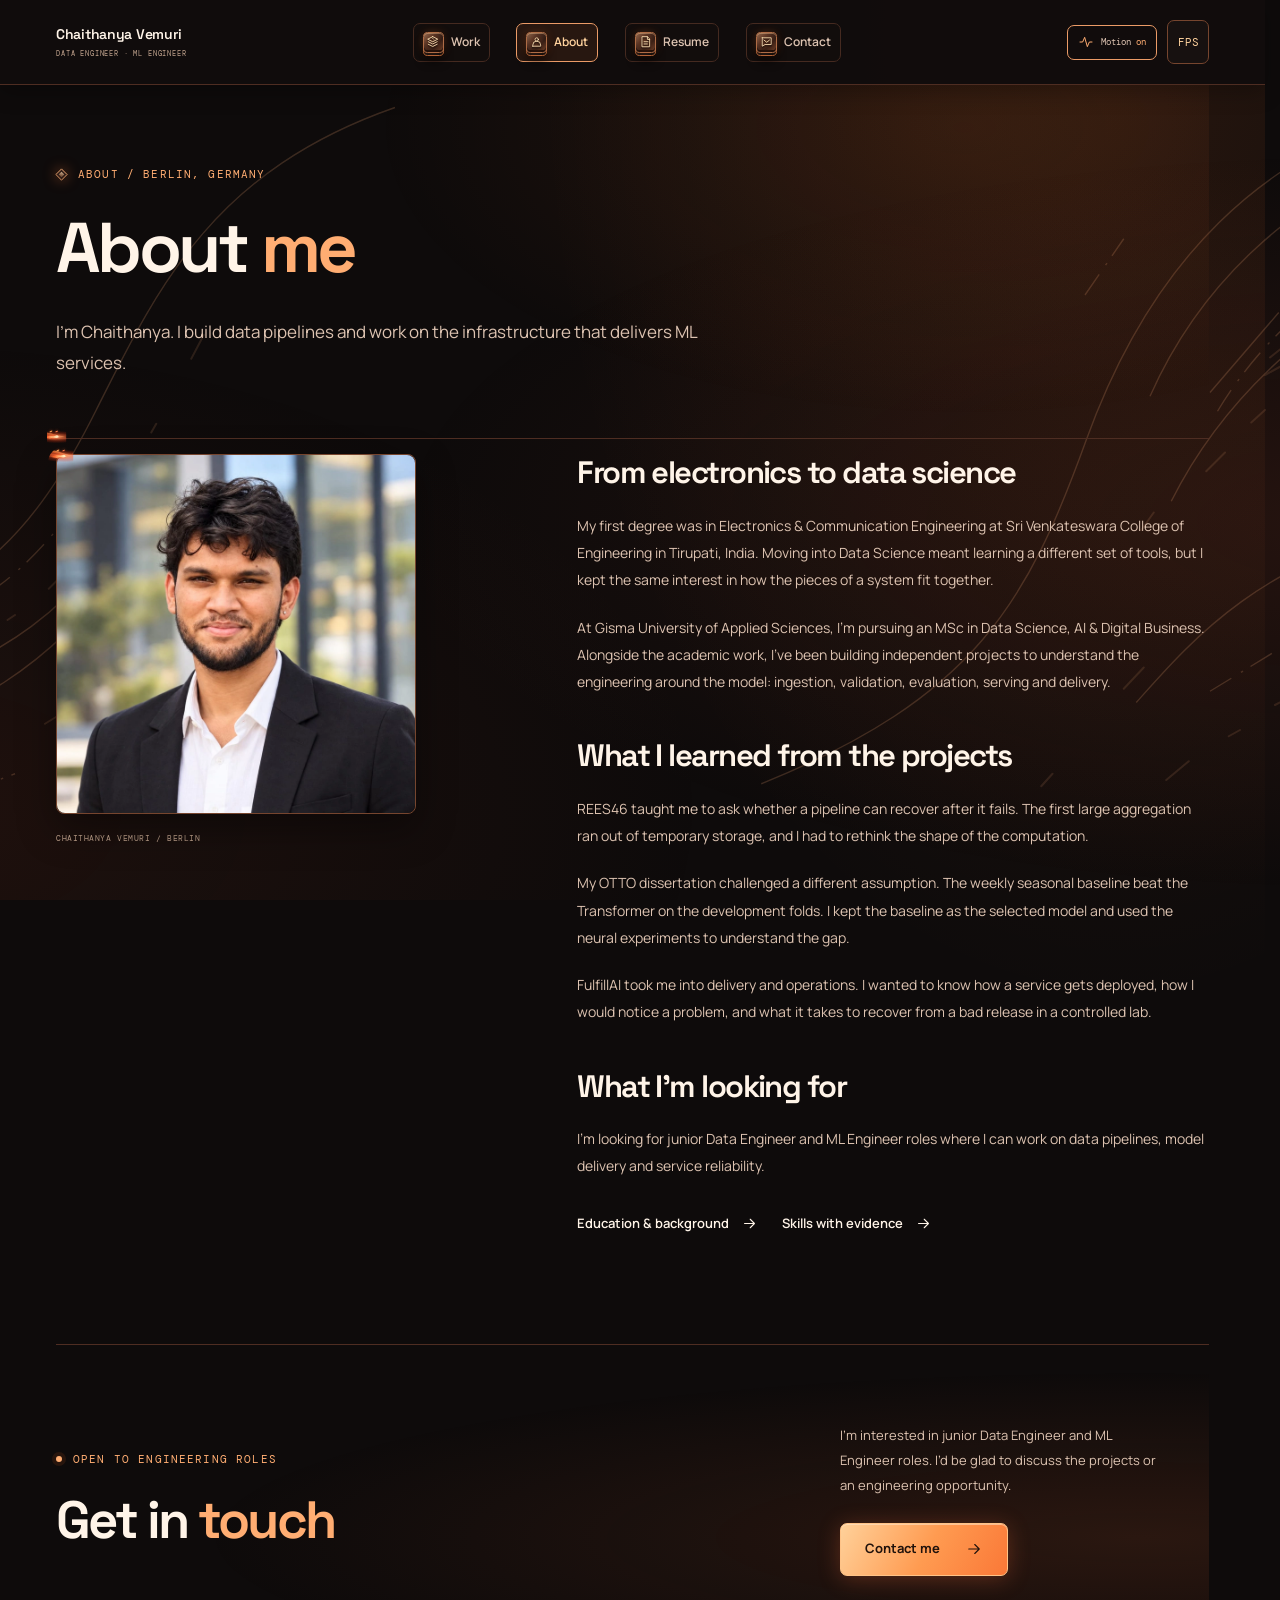
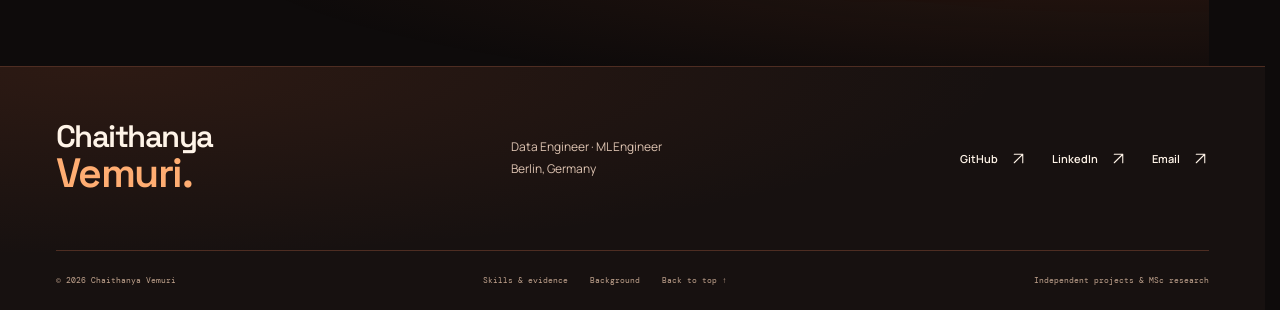
<file: about/index.html>
<!doctype html>
<html lang="en" data-theme="dark" data-chakra="on"><head><meta charset="utf-8"><meta name="viewport" content="width=device-width, initial-scale=1"><meta name="theme-color" content="#08090c"><meta name="color-scheme" content="dark">
<title>About — Chaithanya Vemuri</title><meta name="description" content="From Electronics &amp; Communication Engineering to Data Science: Chaithanya Vemuri’s education, project decisions and interests."><meta name="robots" content="index,follow"><link rel="canonical" href="https://chaithanyavemuri.xyz/about/">
<meta property="og:type" content="website"><meta property="og:site_name" content="Chaithanya Vemuri"><meta property="og:title" content="About — Chaithanya Vemuri"><meta property="og:description" content="From Electronics &amp; Communication Engineering to Data Science: Chaithanya Vemuri’s education, project decisions and interests."><meta property="og:url" content="https://chaithanyavemuri.xyz/about/"><meta property="og:image" content="https://chaithanyavemuri.xyz/assets/chaithanya-vemuri-800.webp"><meta property="og:image:width" content="800"><meta property="og:image:height" content="800"><meta property="og:image:alt" content="Chaithanya Vemuri"><meta name="twitter:card" content="summary"><meta name="twitter:image" content="https://chaithanyavemuri.xyz/assets/chaithanya-vemuri-800.webp">
<script src="/assets/chakra.c9cb20a78dc4.js"></script><link rel="icon" href="/assets/chaithanya-vemuri-400.webp" type="image/webp"><link rel="preload" href="/assets/fonts/manrope-variable.woff2" as="font" type="font/woff2" crossorigin><link rel="preload" href="/assets/fonts/space-grotesk-variable.woff2" as="font" type="font/woff2" crossorigin><link rel="stylesheet" href="/assets/site.a04ff1b84bfb.css"><link rel="stylesheet" href="/assets/shinobi.434edd1d5ae1.css"><link rel="stylesheet" href="/assets/cinema.79971e200ddc.css"><link rel="stylesheet" href="/assets/ember.f93e2fb675f1.css"><script src="/assets/site.2c8791774269.js" defer></script><script src="/assets/ember.3b71f5bba5a2.js" defer></script><script type="application/ld+json">{"@context": "https://schema.org", "@type": "Person", "name": "Chaithanya Vemuri", "url": "https://chaithanyavemuri.xyz", "image": "https://chaithanyavemuri.xyz/assets/chaithanya-vemuri-800.webp", "email": "chaithanyavemuri28@gmail.com", "sameAs": ["https://github.com/nikchey29", "https://www.linkedin.com/in/chaithanya-vemuri-141897264/"], "jobTitle": "Data Engineer · ML Engineer", "homeLocation": {"@type": "Place", "name": "Berlin, Germany"}}</script>
</head><body class="" id="top"><div class="chakra-atmosphere" aria-hidden="true"><svg viewBox="0 0 1200 720" preserveAspectRatio="xMidYMid slice" fill="none" stroke="currentColor">
    <g class="current-trails" stroke-width="1.1">
    <path d="M-62 498C61 491 116 426 165 328S258 137 404 86m-451 475C92 542 153 480 217 382M-33 591c96-13 164-63 220-137m-203 168 88-30m82-49 71-86M1266 77C1091 109 1004 222 957 352s-89 206-260 275m530-505C1123 153 1047 229 1008 317m238-128-77 27m-58 34-55 64m168-94c-91 31-163 109-199 181M1223 419c-129 30-184 96-226 143m241-96-123 85"/>
    <path d="M-27 510c102-11 148-61 203-146m886-35c48-79 116-122 185-140M26 647l74-28m956-66 54-33M956 236l31-45" stroke-dasharray="20 9 2 7"/>
    </g>
    <g class="current-sparks" stroke-linecap="round">
    <path d="M17 526l11-3m27-8 19-8m20-11 6-4m27-21 13-13m39-58 9-16m21-38 4-7m28-52 10-19m-229 354 19-5m36-13 9-4m38-21 13-8m26-17 9-8m26-24 13-14m941-243 8-8m-60 43 20-11m-31 49 11-10m-47 49 15-15m36-76 15-12m-118 150 10-14m97 154 19-10m-56 35 9-5m-59 40 18-15m-53 43 8-6m-7-95 16-17m-82 95 9-10" stroke-width="1.6"/>
    </g></svg></div><div class="portfolio-content"><a class="skip-link" href="#main">Skip to content</a><header class="site-header" data-ember="bottom"><div class="container header-inner">
    <a class="brand" href="/" aria-label="Chaithanya Vemuri home"><span class="brand-name">Chaithanya Vemuri<span>DATA ENGINEER · ML ENGINEER</span></span><span class="brand-short" aria-hidden="true">CV</span></a>
    <nav id="navigation" class="navigation" aria-label="Main navigation"><a href="/projects/" data-ember="control"><span class="forge-mark nav-mark" aria-hidden="true"><span class="forge-face" data-ember="detail"><span class="ember-edge" aria-hidden="true"></span></span><svg class="forge-depth" viewBox="0 0 24 24" fill="none" stroke="currentColor" stroke-width="1.55" stroke-linecap="round" stroke-linejoin="round"><path d="m12 3 9 4.5-9 4.5-9-4.5L12 3Zm-8 9 8 4 8-4M4 16.5l8 4 8-4"/><path d="m11 6 3 1.5" opacity=".63"/></svg><svg class="forge-glyph" viewBox="0 0 24 24" fill="none" stroke="currentColor" stroke-width="1.55" stroke-linecap="round" stroke-linejoin="round"><path d="m12 3 9 4.5-9 4.5-9-4.5L12 3Zm-8 9 8 4 8-4M4 16.5l8 4 8-4"/><path d="m11 6 3 1.5" opacity=".63"/></svg></span><span>Work</span><span class="ember-edge" aria-hidden="true"></span></a><a href="/about/" aria-current="page" data-ember="control"><span class="forge-mark nav-mark" aria-hidden="true"><span class="forge-face" data-ember="detail"><span class="ember-edge" aria-hidden="true"></span></span><svg class="forge-depth" viewBox="0 0 24 24" fill="none" stroke="currentColor" stroke-width="1.55" stroke-linecap="round" stroke-linejoin="round"><circle cx="12" cy="8" r="3"/><path d="M5 20v-2a7 7 0 0 1 14 0v2H5Z"/></svg><svg class="forge-glyph" viewBox="0 0 24 24" fill="none" stroke="currentColor" stroke-width="1.55" stroke-linecap="round" stroke-linejoin="round"><circle cx="12" cy="8" r="3"/><path d="M5 20v-2a7 7 0 0 1 14 0v2H5Z"/></svg></span><span>About</span><span class="ember-edge" aria-hidden="true"></span></a><a href="/resume/" data-ember="control"><span class="forge-mark nav-mark" aria-hidden="true"><span class="forge-face" data-ember="detail"><span class="ember-edge" aria-hidden="true"></span></span><svg class="forge-depth" viewBox="0 0 24 24" fill="none" stroke="currentColor" stroke-width="1.55" stroke-linecap="round" stroke-linejoin="round"><path d="M6 3h9l4 4v14H6zM15 3v5h4M9 12h7m-7 4h6"/></svg><svg class="forge-glyph" viewBox="0 0 24 24" fill="none" stroke="currentColor" stroke-width="1.55" stroke-linecap="round" stroke-linejoin="round"><path d="M6 3h9l4 4v14H6zM15 3v5h4M9 12h7m-7 4h6"/></svg></span><span>Resume</span><span class="ember-edge" aria-hidden="true"></span></a><a href="/contact/" data-ember="control"><span class="forge-mark nav-mark" aria-hidden="true"><span class="forge-face" data-ember="detail"><span class="ember-edge" aria-hidden="true"></span></span><svg class="forge-depth" viewBox="0 0 24 24" fill="none" stroke="currentColor" stroke-width="1.55" stroke-linecap="round" stroke-linejoin="round"><path d="M4 5h16v12H9l-5 3V5Zm3 4 5 4 5-4"/></svg><svg class="forge-glyph" viewBox="0 0 24 24" fill="none" stroke="currentColor" stroke-width="1.55" stroke-linecap="round" stroke-linejoin="round"><path d="M4 5h16v12H9l-5 3V5Zm3 4 5 4 5-4"/></svg></span><span>Contact</span><span class="ember-edge" aria-hidden="true"></span></a></nav>
    <div class="header-tools"><button class="motion-toggle" type="button" aria-label="Pause animations" aria-pressed="true" data-ember="control"><svg class="icon " viewBox="0 0 24 24" fill="none" stroke="currentColor" stroke-width="1.5" stroke-linecap="round" stroke-linejoin="round" aria-hidden="true"><path d="M3 12h4l3-7 4 14 3-7h4"/></svg><span class="motion-label">Motion <span class="motion-state">on</span></span><span class="ember-edge" aria-hidden="true"></span></button><details class="frame-settings"><summary aria-label="Transition frame rate" data-ember="control">FPS<span class="ember-edge" aria-hidden="true"></span></summary>
    <div class="frame-popover" data-ember="frame"><p>Transition frame rate</p><div class="frame-options" role="group" aria-label="Frame rate limit"><button type="button" data-frame-choice="auto" aria-pressed="true" data-ember="control">Auto<span class="ember-edge" aria-hidden="true"></span></button><button type="button" data-frame-choice="60" aria-pressed="false" data-ember="control">60 fps<span class="ember-edge" aria-hidden="true"></span></button><button type="button" data-frame-choice="120" aria-pressed="false" data-ember="control">120 fps<span class="ember-edge" aria-hidden="true"></span></button></div>
    <p class="frame-feedback" role="status">Auto follows your browser’s refresh rate.</p><span class="ember-edge" aria-hidden="true"></span></div></details><button class="menu-toggle" type="button" aria-controls="navigation" aria-expanded="false" data-ember="control"><span>Menu</span><span class="menu-lines" aria-hidden="true"></span><span class="ember-edge" aria-hidden="true"></span></button></div>
    </div><div class="reading-progress" aria-hidden="true"></div><span class="ember-edge" aria-hidden="true"></span></header><main id="main" tabindex="-1"><section class="page-intro container" data-ember="bottom"><p class="eyebrow"><span class="section-notch" aria-hidden="true"></span>ABOUT / BERLIN, GERMANY</p><h1>About <em>me</em></h1><p class="lead">I’m Chaithanya. I build data pipelines and work on the infrastructure that delivers ML services.</p><span class="ember-edge" aria-hidden="true"></span></section><section class="container about-story"><figure class="about-photo"><div class="about-image" data-ember="frame"><img src="/assets/chaithanya-vemuri-800.webp" srcset="/assets/chaithanya-vemuri-400.webp 400w, /assets/chaithanya-vemuri-800.webp 800w" sizes="(max-width: 760px) 320px, (max-width: 1080px) 42vw, 490px" width="800" height="800" alt="Portrait of Chaithanya Vemuri" loading="lazy"><span class="ember-edge" aria-hidden="true"></span></div><figcaption>CHAITHANYA VEMURI / BERLIN</figcaption></figure><div class="prose"><h2>From electronics to data science</h2><p>My first degree was in Electronics & Communication Engineering at Sri Venkateswara College of Engineering in Tirupati, India. Moving into Data Science meant learning a different set of tools, but I kept the same interest in how the pieces of a system fit together.</p><p>At Gisma University of Applied Sciences, I’m pursuing an MSc in Data Science, AI & Digital Business. Alongside the academic work, I’ve been building independent projects to understand the engineering around the model: ingestion, validation, evaluation, serving and delivery.</p><h2>What I learned from the projects</h2><p>REES46 taught me to ask whether a pipeline can recover after it fails. The first large aggregation ran out of temporary storage, and I had to rethink the shape of the computation.</p><p>My OTTO dissertation challenged a different assumption. The weekly seasonal baseline beat the Transformer on the development folds. I kept the baseline as the selected model and used the neural experiments to understand the gap.</p><p>FulfillAI took me into delivery and operations. I wanted to know how a service gets deployed, how I would notice a problem, and what it takes to recover from a bad release in a controlled lab.</p><h2>What I’m looking for</h2><p>I’m looking for junior Data Engineer and ML Engineer roles where I can work on data pipelines, model delivery and service reliability.</p><div class="inline-links"><a class="text-link" href="/background/">Education & background <svg class="icon " viewBox="0 0 24 24" fill="none" stroke="currentColor" stroke-width="1.5" stroke-linecap="round" stroke-linejoin="round" aria-hidden="true"><path d="M5 12h14M13 6l6 6-6 6"/></svg></a><a class="text-link" href="/skills/">Skills with evidence <svg class="icon " viewBox="0 0 24 24" fill="none" stroke="currentColor" stroke-width="1.5" stroke-linecap="round" stroke-linejoin="round" aria-hidden="true"><path d="M5 12h14M13 6l6 6-6 6"/></svg></a></div></div></section><section class="contact-band container" data-reveal data-ember="top"><div><p class="eyebrow"><span class="status-dot"></span> OPEN TO ENGINEERING ROLES</p><h2>Get in <em>touch</em></h2></div><div><p>I’m interested in junior Data Engineer and ML Engineer roles. I’d be glad to discuss the projects or an engineering opportunity.</p><a class="button button-primary" href="/contact/" data-ember="control">Contact me <svg class="icon " viewBox="0 0 24 24" fill="none" stroke="currentColor" stroke-width="1.5" stroke-linecap="round" stroke-linejoin="round" aria-hidden="true"><path d="M5 12h14M13 6l6 6-6 6"/></svg><span class="ember-edge" aria-hidden="true"></span></a></div><span class="ember-edge" aria-hidden="true"></span></section></main><footer class="site-footer" data-ember="top"><div class="container"><div class="footer-top"><div class="footer-signature"><a class="footer-wordmark" href="/">Chaithanya<span>Vemuri.</span></a></div><p>Data Engineer · ML Engineer<br>Berlin, Germany</p><div class="footer-links"><a class="text-link" href="https://github.com/nikchey29" target="_blank" rel="noopener noreferrer">GitHub <svg class="icon " viewBox="0 0 24 24" fill="none" stroke="currentColor" stroke-width="1.5" stroke-linecap="round" stroke-linejoin="round" aria-hidden="true"><path d="M6 18 18 6M6 6h12v12"/></svg></a><a class="text-link" href="https://www.linkedin.com/in/chaithanya-vemuri-141897264/" target="_blank" rel="noopener noreferrer">LinkedIn <svg class="icon " viewBox="0 0 24 24" fill="none" stroke="currentColor" stroke-width="1.5" stroke-linecap="round" stroke-linejoin="round" aria-hidden="true"><path d="M6 18 18 6M6 6h12v12"/></svg></a><a class="text-link" href="mailto:chaithanyavemuri28@gmail.com" target="_blank" rel="noopener noreferrer">Email <svg class="icon " viewBox="0 0 24 24" fill="none" stroke="currentColor" stroke-width="1.5" stroke-linecap="round" stroke-linejoin="round" aria-hidden="true"><path d="M6 18 18 6M6 6h12v12"/></svg></a></div></div><div class="footer-bottom" data-ember="top"><span>© 2026 Chaithanya Vemuri</span><div><a href="/skills/">Skills & evidence</a><a href="/background/">Background</a><a href="#top">Back to top ↑</a></div><span>Independent projects & MSc research</span><span class="ember-edge" aria-hidden="true"></span></div></div><span class="ember-edge" aria-hidden="true"></span></footer><div class="cursor-light" aria-hidden="true"><span class="cursor-aura"></span></div><div class="ink-wipe" aria-hidden="true"><span class="cut-light"></span></div><div class="toast" role="status" aria-live="polite" data-ember="frame"><span class="toast-message"></span><span class="ember-edge" aria-hidden="true"></span></div></div></body></html>
</file>
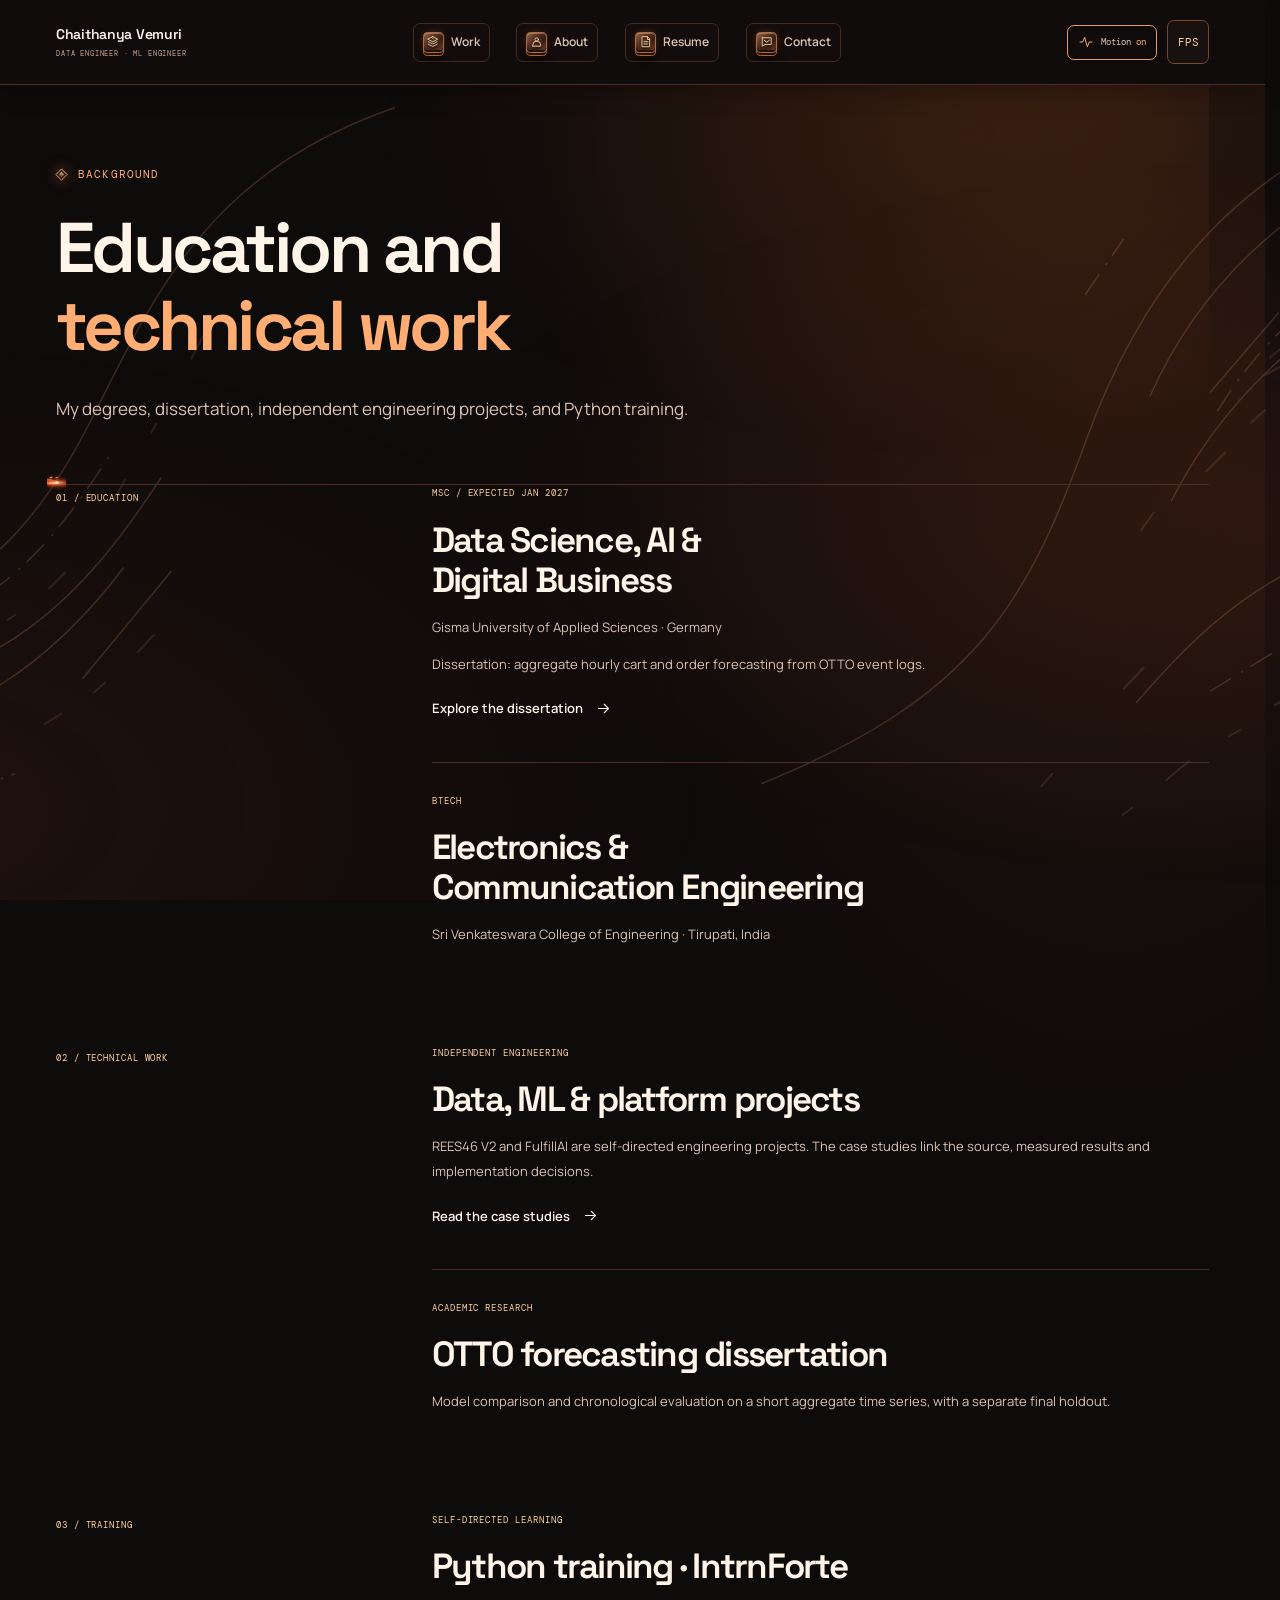
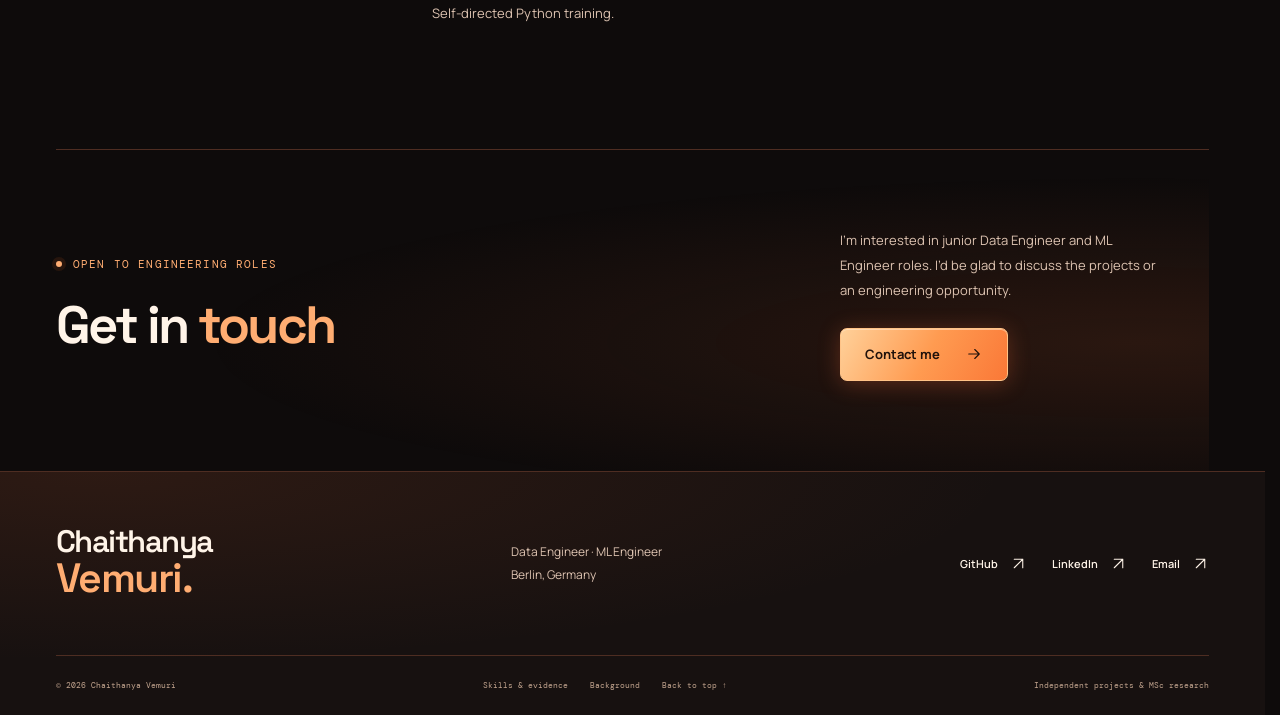
<file: background/index.html>
<!doctype html>
<html lang="en" data-theme="dark" data-chakra="on"><head><meta charset="utf-8"><meta name="viewport" content="width=device-width, initial-scale=1"><meta name="theme-color" content="#08090c"><meta name="color-scheme" content="dark">
<title>Education &amp; background — Chaithanya Vemuri</title><meta name="description" content="Education, independent engineering, MSc research and Python training for Chaithanya Vemuri."><meta name="robots" content="index,follow"><link rel="canonical" href="https://chaithanyavemuri.xyz/background/">
<meta property="og:type" content="website"><meta property="og:site_name" content="Chaithanya Vemuri"><meta property="og:title" content="Education &amp; background — Chaithanya Vemuri"><meta property="og:description" content="Education, independent engineering, MSc research and Python training for Chaithanya Vemuri."><meta property="og:url" content="https://chaithanyavemuri.xyz/background/"><meta property="og:image" content="https://chaithanyavemuri.xyz/assets/chaithanya-vemuri-800.webp"><meta property="og:image:width" content="800"><meta property="og:image:height" content="800"><meta property="og:image:alt" content="Chaithanya Vemuri"><meta name="twitter:card" content="summary"><meta name="twitter:image" content="https://chaithanyavemuri.xyz/assets/chaithanya-vemuri-800.webp">
<script src="/assets/chakra.c9cb20a78dc4.js"></script><link rel="icon" href="/assets/chaithanya-vemuri-400.webp" type="image/webp"><link rel="preload" href="/assets/fonts/manrope-variable.woff2" as="font" type="font/woff2" crossorigin><link rel="preload" href="/assets/fonts/space-grotesk-variable.woff2" as="font" type="font/woff2" crossorigin><link rel="stylesheet" href="/assets/site.a04ff1b84bfb.css"><link rel="stylesheet" href="/assets/shinobi.434edd1d5ae1.css"><link rel="stylesheet" href="/assets/cinema.79971e200ddc.css"><link rel="stylesheet" href="/assets/ember.f93e2fb675f1.css"><script src="/assets/site.2c8791774269.js" defer></script><script src="/assets/ember.3b71f5bba5a2.js" defer></script><script type="application/ld+json">{"@context": "https://schema.org", "@type": "Person", "name": "Chaithanya Vemuri", "url": "https://chaithanyavemuri.xyz", "image": "https://chaithanyavemuri.xyz/assets/chaithanya-vemuri-800.webp", "email": "chaithanyavemuri28@gmail.com", "sameAs": ["https://github.com/nikchey29", "https://www.linkedin.com/in/chaithanya-vemuri-141897264/"], "jobTitle": "Data Engineer · ML Engineer", "homeLocation": {"@type": "Place", "name": "Berlin, Germany"}}</script>
</head><body class="" id="top"><div class="chakra-atmosphere" aria-hidden="true"><svg viewBox="0 0 1200 720" preserveAspectRatio="xMidYMid slice" fill="none" stroke="currentColor">
    <g class="current-trails" stroke-width="1.1">
    <path d="M-62 498C61 491 116 426 165 328S258 137 404 86m-451 475C92 542 153 480 217 382M-33 591c96-13 164-63 220-137m-203 168 88-30m82-49 71-86M1266 77C1091 109 1004 222 957 352s-89 206-260 275m530-505C1123 153 1047 229 1008 317m238-128-77 27m-58 34-55 64m168-94c-91 31-163 109-199 181M1223 419c-129 30-184 96-226 143m241-96-123 85"/>
    <path d="M-27 510c102-11 148-61 203-146m886-35c48-79 116-122 185-140M26 647l74-28m956-66 54-33M956 236l31-45" stroke-dasharray="20 9 2 7"/>
    </g>
    <g class="current-sparks" stroke-linecap="round">
    <path d="M17 526l11-3m27-8 19-8m20-11 6-4m27-21 13-13m39-58 9-16m21-38 4-7m28-52 10-19m-229 354 19-5m36-13 9-4m38-21 13-8m26-17 9-8m26-24 13-14m941-243 8-8m-60 43 20-11m-31 49 11-10m-47 49 15-15m36-76 15-12m-118 150 10-14m97 154 19-10m-56 35 9-5m-59 40 18-15m-53 43 8-6m-7-95 16-17m-82 95 9-10" stroke-width="1.6"/>
    </g></svg></div><div class="portfolio-content"><a class="skip-link" href="#main">Skip to content</a><header class="site-header" data-ember="bottom"><div class="container header-inner">
    <a class="brand" href="/" aria-label="Chaithanya Vemuri home"><span class="brand-name">Chaithanya Vemuri<span>DATA ENGINEER · ML ENGINEER</span></span><span class="brand-short" aria-hidden="true">CV</span></a>
    <nav id="navigation" class="navigation" aria-label="Main navigation"><a href="/projects/" data-ember="control"><span class="forge-mark nav-mark" aria-hidden="true"><span class="forge-face" data-ember="detail"><span class="ember-edge" aria-hidden="true"></span></span><svg class="forge-depth" viewBox="0 0 24 24" fill="none" stroke="currentColor" stroke-width="1.55" stroke-linecap="round" stroke-linejoin="round"><path d="m12 3 9 4.5-9 4.5-9-4.5L12 3Zm-8 9 8 4 8-4M4 16.5l8 4 8-4"/><path d="m11 6 3 1.5" opacity=".63"/></svg><svg class="forge-glyph" viewBox="0 0 24 24" fill="none" stroke="currentColor" stroke-width="1.55" stroke-linecap="round" stroke-linejoin="round"><path d="m12 3 9 4.5-9 4.5-9-4.5L12 3Zm-8 9 8 4 8-4M4 16.5l8 4 8-4"/><path d="m11 6 3 1.5" opacity=".63"/></svg></span><span>Work</span><span class="ember-edge" aria-hidden="true"></span></a><a href="/about/" data-ember="control"><span class="forge-mark nav-mark" aria-hidden="true"><span class="forge-face" data-ember="detail"><span class="ember-edge" aria-hidden="true"></span></span><svg class="forge-depth" viewBox="0 0 24 24" fill="none" stroke="currentColor" stroke-width="1.55" stroke-linecap="round" stroke-linejoin="round"><circle cx="12" cy="8" r="3"/><path d="M5 20v-2a7 7 0 0 1 14 0v2H5Z"/></svg><svg class="forge-glyph" viewBox="0 0 24 24" fill="none" stroke="currentColor" stroke-width="1.55" stroke-linecap="round" stroke-linejoin="round"><circle cx="12" cy="8" r="3"/><path d="M5 20v-2a7 7 0 0 1 14 0v2H5Z"/></svg></span><span>About</span><span class="ember-edge" aria-hidden="true"></span></a><a href="/resume/" data-ember="control"><span class="forge-mark nav-mark" aria-hidden="true"><span class="forge-face" data-ember="detail"><span class="ember-edge" aria-hidden="true"></span></span><svg class="forge-depth" viewBox="0 0 24 24" fill="none" stroke="currentColor" stroke-width="1.55" stroke-linecap="round" stroke-linejoin="round"><path d="M6 3h9l4 4v14H6zM15 3v5h4M9 12h7m-7 4h6"/></svg><svg class="forge-glyph" viewBox="0 0 24 24" fill="none" stroke="currentColor" stroke-width="1.55" stroke-linecap="round" stroke-linejoin="round"><path d="M6 3h9l4 4v14H6zM15 3v5h4M9 12h7m-7 4h6"/></svg></span><span>Resume</span><span class="ember-edge" aria-hidden="true"></span></a><a href="/contact/" data-ember="control"><span class="forge-mark nav-mark" aria-hidden="true"><span class="forge-face" data-ember="detail"><span class="ember-edge" aria-hidden="true"></span></span><svg class="forge-depth" viewBox="0 0 24 24" fill="none" stroke="currentColor" stroke-width="1.55" stroke-linecap="round" stroke-linejoin="round"><path d="M4 5h16v12H9l-5 3V5Zm3 4 5 4 5-4"/></svg><svg class="forge-glyph" viewBox="0 0 24 24" fill="none" stroke="currentColor" stroke-width="1.55" stroke-linecap="round" stroke-linejoin="round"><path d="M4 5h16v12H9l-5 3V5Zm3 4 5 4 5-4"/></svg></span><span>Contact</span><span class="ember-edge" aria-hidden="true"></span></a></nav>
    <div class="header-tools"><button class="motion-toggle" type="button" aria-label="Pause animations" aria-pressed="true" data-ember="control"><svg class="icon " viewBox="0 0 24 24" fill="none" stroke="currentColor" stroke-width="1.5" stroke-linecap="round" stroke-linejoin="round" aria-hidden="true"><path d="M3 12h4l3-7 4 14 3-7h4"/></svg><span class="motion-label">Motion <span class="motion-state">on</span></span><span class="ember-edge" aria-hidden="true"></span></button><details class="frame-settings"><summary aria-label="Transition frame rate" data-ember="control">FPS<span class="ember-edge" aria-hidden="true"></span></summary>
    <div class="frame-popover" data-ember="frame"><p>Transition frame rate</p><div class="frame-options" role="group" aria-label="Frame rate limit"><button type="button" data-frame-choice="auto" aria-pressed="true" data-ember="control">Auto<span class="ember-edge" aria-hidden="true"></span></button><button type="button" data-frame-choice="60" aria-pressed="false" data-ember="control">60 fps<span class="ember-edge" aria-hidden="true"></span></button><button type="button" data-frame-choice="120" aria-pressed="false" data-ember="control">120 fps<span class="ember-edge" aria-hidden="true"></span></button></div>
    <p class="frame-feedback" role="status">Auto follows your browser’s refresh rate.</p><span class="ember-edge" aria-hidden="true"></span></div></details><button class="menu-toggle" type="button" aria-controls="navigation" aria-expanded="false" data-ember="control"><span>Menu</span><span class="menu-lines" aria-hidden="true"></span><span class="ember-edge" aria-hidden="true"></span></button></div>
    </div><div class="reading-progress" aria-hidden="true"></div><span class="ember-edge" aria-hidden="true"></span></header><main id="main" tabindex="-1"><section class="page-intro container" data-ember="bottom"><p class="eyebrow"><span class="section-notch" aria-hidden="true"></span>BACKGROUND</p><h1>Education and <em>technical work</em></h1><p class="lead">My degrees, dissertation, independent engineering projects, and Python training.</p><span class="ember-edge" aria-hidden="true"></span></section><section class="container background-grid"><div class="section-label">01 / EDUCATION</div><div class="timeline"><article data-ember="top"><p class="eyebrow">MSc / EXPECTED JAN 2027</p><h2>Data Science, AI &<br>Digital Business</h2><p>Gisma University of Applied Sciences · Germany</p><p class="muted">Dissertation: aggregate hourly cart and order forecasting from OTTO event logs.</p><a class="text-link" href="/projects/otto/">Explore the dissertation <svg class="icon " viewBox="0 0 24 24" fill="none" stroke="currentColor" stroke-width="1.5" stroke-linecap="round" stroke-linejoin="round" aria-hidden="true"><path d="M5 12h14M13 6l6 6-6 6"/></svg></a><span class="ember-edge" aria-hidden="true"></span></article><article data-ember="top"><p class="eyebrow">BTech</p><h2>Electronics &<br>Communication Engineering</h2><p>Sri Venkateswara College of Engineering · Tirupati, India</p><span class="ember-edge" aria-hidden="true"></span></article></div><div class="section-label">02 / TECHNICAL WORK</div><div class="timeline"><article data-ember="top"><p class="eyebrow">INDEPENDENT ENGINEERING</p><h2>Data, ML & platform projects</h2><p>REES46 V2 and FulfillAI are self-directed engineering projects. The case studies link the source, measured results and implementation decisions.</p><a class="text-link" href="/projects/">Read the case studies <svg class="icon " viewBox="0 0 24 24" fill="none" stroke="currentColor" stroke-width="1.5" stroke-linecap="round" stroke-linejoin="round" aria-hidden="true"><path d="M5 12h14M13 6l6 6-6 6"/></svg></a><span class="ember-edge" aria-hidden="true"></span></article><article data-ember="top"><p class="eyebrow">ACADEMIC RESEARCH</p><h2>OTTO forecasting dissertation</h2><p>Model comparison and chronological evaluation on a short aggregate time series, with a separate final holdout.</p><span class="ember-edge" aria-hidden="true"></span></article></div><div class="section-label">03 / TRAINING</div><div class="timeline"><article data-ember="top"><p class="eyebrow">SELF-DIRECTED LEARNING</p><h2>Python training · IntrnForte</h2><p>Self-directed Python training.</p><span class="ember-edge" aria-hidden="true"></span></article></div></section><section class="contact-band container" data-reveal data-ember="top"><div><p class="eyebrow"><span class="status-dot"></span> OPEN TO ENGINEERING ROLES</p><h2>Get in <em>touch</em></h2></div><div><p>I’m interested in junior Data Engineer and ML Engineer roles. I’d be glad to discuss the projects or an engineering opportunity.</p><a class="button button-primary" href="/contact/" data-ember="control">Contact me <svg class="icon " viewBox="0 0 24 24" fill="none" stroke="currentColor" stroke-width="1.5" stroke-linecap="round" stroke-linejoin="round" aria-hidden="true"><path d="M5 12h14M13 6l6 6-6 6"/></svg><span class="ember-edge" aria-hidden="true"></span></a></div><span class="ember-edge" aria-hidden="true"></span></section></main><footer class="site-footer" data-ember="top"><div class="container"><div class="footer-top"><div class="footer-signature"><a class="footer-wordmark" href="/">Chaithanya<span>Vemuri.</span></a></div><p>Data Engineer · ML Engineer<br>Berlin, Germany</p><div class="footer-links"><a class="text-link" href="https://github.com/nikchey29" target="_blank" rel="noopener noreferrer">GitHub <svg class="icon " viewBox="0 0 24 24" fill="none" stroke="currentColor" stroke-width="1.5" stroke-linecap="round" stroke-linejoin="round" aria-hidden="true"><path d="M6 18 18 6M6 6h12v12"/></svg></a><a class="text-link" href="https://www.linkedin.com/in/chaithanya-vemuri-141897264/" target="_blank" rel="noopener noreferrer">LinkedIn <svg class="icon " viewBox="0 0 24 24" fill="none" stroke="currentColor" stroke-width="1.5" stroke-linecap="round" stroke-linejoin="round" aria-hidden="true"><path d="M6 18 18 6M6 6h12v12"/></svg></a><a class="text-link" href="mailto:chaithanyavemuri28@gmail.com" target="_blank" rel="noopener noreferrer">Email <svg class="icon " viewBox="0 0 24 24" fill="none" stroke="currentColor" stroke-width="1.5" stroke-linecap="round" stroke-linejoin="round" aria-hidden="true"><path d="M6 18 18 6M6 6h12v12"/></svg></a></div></div><div class="footer-bottom" data-ember="top"><span>© 2026 Chaithanya Vemuri</span><div><a href="/skills/">Skills & evidence</a><a href="/background/">Background</a><a href="#top">Back to top ↑</a></div><span>Independent projects & MSc research</span><span class="ember-edge" aria-hidden="true"></span></div></div><span class="ember-edge" aria-hidden="true"></span></footer><div class="cursor-light" aria-hidden="true"><span class="cursor-aura"></span></div><div class="ink-wipe" aria-hidden="true"><span class="cut-light"></span></div><div class="toast" role="status" aria-live="polite" data-ember="frame"><span class="toast-message"></span><span class="ember-edge" aria-hidden="true"></span></div></div></body></html>
</file>
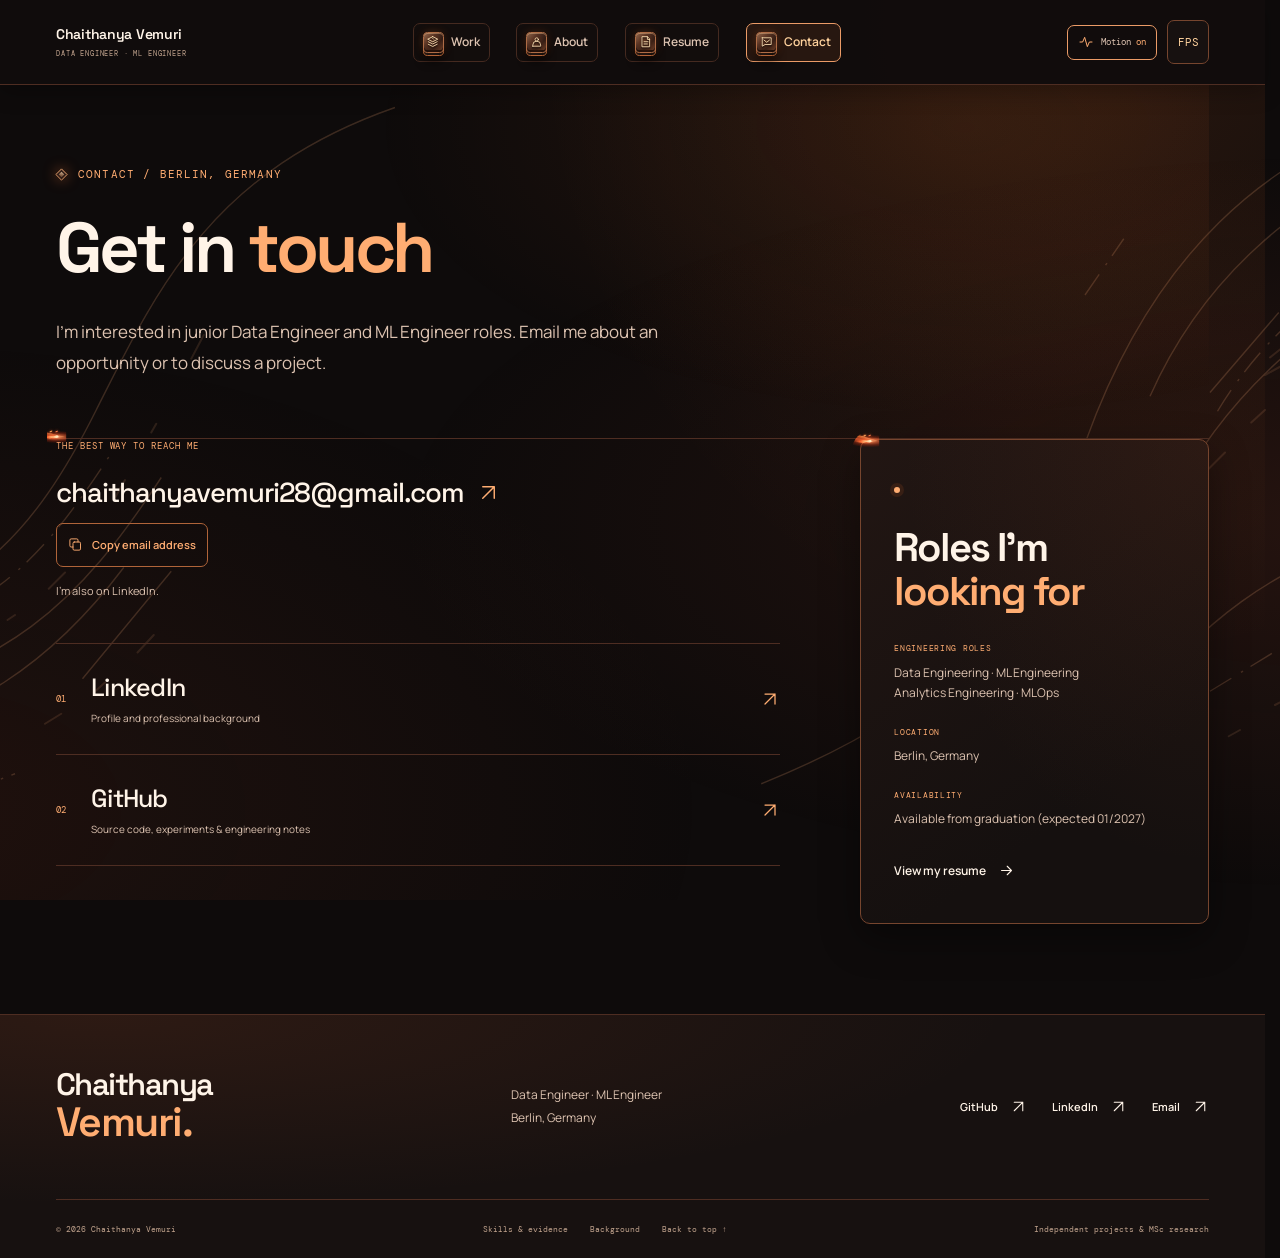
<file: contact/index.html>
<!doctype html>
<html lang="en" data-theme="dark" data-chakra="on"><head><meta charset="utf-8"><meta name="viewport" content="width=device-width, initial-scale=1"><meta name="theme-color" content="#08090c"><meta name="color-scheme" content="dark">
<title>Contact — Chaithanya Vemuri</title><meta name="description" content="Contact Chaithanya Vemuri about junior Data Engineer and ML Engineer opportunities."><meta name="robots" content="index,follow"><link rel="canonical" href="https://chaithanyavemuri.xyz/contact/">
<meta property="og:type" content="website"><meta property="og:site_name" content="Chaithanya Vemuri"><meta property="og:title" content="Contact — Chaithanya Vemuri"><meta property="og:description" content="Contact Chaithanya Vemuri about junior Data Engineer and ML Engineer opportunities."><meta property="og:url" content="https://chaithanyavemuri.xyz/contact/"><meta property="og:image" content="https://chaithanyavemuri.xyz/assets/chaithanya-vemuri-800.webp"><meta property="og:image:width" content="800"><meta property="og:image:height" content="800"><meta property="og:image:alt" content="Chaithanya Vemuri"><meta name="twitter:card" content="summary"><meta name="twitter:image" content="https://chaithanyavemuri.xyz/assets/chaithanya-vemuri-800.webp">
<script src="/assets/chakra.c9cb20a78dc4.js"></script><link rel="icon" href="/assets/chaithanya-vemuri-400.webp" type="image/webp"><link rel="preload" href="/assets/fonts/manrope-variable.woff2" as="font" type="font/woff2" crossorigin><link rel="preload" href="/assets/fonts/space-grotesk-variable.woff2" as="font" type="font/woff2" crossorigin><link rel="stylesheet" href="/assets/site.a04ff1b84bfb.css"><link rel="stylesheet" href="/assets/shinobi.434edd1d5ae1.css"><link rel="stylesheet" href="/assets/cinema.79971e200ddc.css"><link rel="stylesheet" href="/assets/ember.f93e2fb675f1.css"><script src="/assets/site.2c8791774269.js" defer></script><script src="/assets/ember.3b71f5bba5a2.js" defer></script><script type="application/ld+json">{"@context": "https://schema.org", "@type": "Person", "name": "Chaithanya Vemuri", "url": "https://chaithanyavemuri.xyz", "image": "https://chaithanyavemuri.xyz/assets/chaithanya-vemuri-800.webp", "email": "chaithanyavemuri28@gmail.com", "sameAs": ["https://github.com/nikchey29", "https://www.linkedin.com/in/chaithanya-vemuri-141897264/"], "jobTitle": "Data Engineer · ML Engineer", "homeLocation": {"@type": "Place", "name": "Berlin, Germany"}}</script>
</head><body class="" id="top"><div class="chakra-atmosphere" aria-hidden="true"><svg viewBox="0 0 1200 720" preserveAspectRatio="xMidYMid slice" fill="none" stroke="currentColor">
    <g class="current-trails" stroke-width="1.1">
    <path d="M-62 498C61 491 116 426 165 328S258 137 404 86m-451 475C92 542 153 480 217 382M-33 591c96-13 164-63 220-137m-203 168 88-30m82-49 71-86M1266 77C1091 109 1004 222 957 352s-89 206-260 275m530-505C1123 153 1047 229 1008 317m238-128-77 27m-58 34-55 64m168-94c-91 31-163 109-199 181M1223 419c-129 30-184 96-226 143m241-96-123 85"/>
    <path d="M-27 510c102-11 148-61 203-146m886-35c48-79 116-122 185-140M26 647l74-28m956-66 54-33M956 236l31-45" stroke-dasharray="20 9 2 7"/>
    </g>
    <g class="current-sparks" stroke-linecap="round">
    <path d="M17 526l11-3m27-8 19-8m20-11 6-4m27-21 13-13m39-58 9-16m21-38 4-7m28-52 10-19m-229 354 19-5m36-13 9-4m38-21 13-8m26-17 9-8m26-24 13-14m941-243 8-8m-60 43 20-11m-31 49 11-10m-47 49 15-15m36-76 15-12m-118 150 10-14m97 154 19-10m-56 35 9-5m-59 40 18-15m-53 43 8-6m-7-95 16-17m-82 95 9-10" stroke-width="1.6"/>
    </g></svg></div><div class="portfolio-content"><a class="skip-link" href="#main">Skip to content</a><header class="site-header" data-ember="bottom"><div class="container header-inner">
    <a class="brand" href="/" aria-label="Chaithanya Vemuri home"><span class="brand-name">Chaithanya Vemuri<span>DATA ENGINEER · ML ENGINEER</span></span><span class="brand-short" aria-hidden="true">CV</span></a>
    <nav id="navigation" class="navigation" aria-label="Main navigation"><a href="/projects/" data-ember="control"><span class="forge-mark nav-mark" aria-hidden="true"><span class="forge-face" data-ember="detail"><span class="ember-edge" aria-hidden="true"></span></span><svg class="forge-depth" viewBox="0 0 24 24" fill="none" stroke="currentColor" stroke-width="1.55" stroke-linecap="round" stroke-linejoin="round"><path d="m12 3 9 4.5-9 4.5-9-4.5L12 3Zm-8 9 8 4 8-4M4 16.5l8 4 8-4"/><path d="m11 6 3 1.5" opacity=".63"/></svg><svg class="forge-glyph" viewBox="0 0 24 24" fill="none" stroke="currentColor" stroke-width="1.55" stroke-linecap="round" stroke-linejoin="round"><path d="m12 3 9 4.5-9 4.5-9-4.5L12 3Zm-8 9 8 4 8-4M4 16.5l8 4 8-4"/><path d="m11 6 3 1.5" opacity=".63"/></svg></span><span>Work</span><span class="ember-edge" aria-hidden="true"></span></a><a href="/about/" data-ember="control"><span class="forge-mark nav-mark" aria-hidden="true"><span class="forge-face" data-ember="detail"><span class="ember-edge" aria-hidden="true"></span></span><svg class="forge-depth" viewBox="0 0 24 24" fill="none" stroke="currentColor" stroke-width="1.55" stroke-linecap="round" stroke-linejoin="round"><circle cx="12" cy="8" r="3"/><path d="M5 20v-2a7 7 0 0 1 14 0v2H5Z"/></svg><svg class="forge-glyph" viewBox="0 0 24 24" fill="none" stroke="currentColor" stroke-width="1.55" stroke-linecap="round" stroke-linejoin="round"><circle cx="12" cy="8" r="3"/><path d="M5 20v-2a7 7 0 0 1 14 0v2H5Z"/></svg></span><span>About</span><span class="ember-edge" aria-hidden="true"></span></a><a href="/resume/" data-ember="control"><span class="forge-mark nav-mark" aria-hidden="true"><span class="forge-face" data-ember="detail"><span class="ember-edge" aria-hidden="true"></span></span><svg class="forge-depth" viewBox="0 0 24 24" fill="none" stroke="currentColor" stroke-width="1.55" stroke-linecap="round" stroke-linejoin="round"><path d="M6 3h9l4 4v14H6zM15 3v5h4M9 12h7m-7 4h6"/></svg><svg class="forge-glyph" viewBox="0 0 24 24" fill="none" stroke="currentColor" stroke-width="1.55" stroke-linecap="round" stroke-linejoin="round"><path d="M6 3h9l4 4v14H6zM15 3v5h4M9 12h7m-7 4h6"/></svg></span><span>Resume</span><span class="ember-edge" aria-hidden="true"></span></a><a href="/contact/" aria-current="page" data-ember="control"><span class="forge-mark nav-mark" aria-hidden="true"><span class="forge-face" data-ember="detail"><span class="ember-edge" aria-hidden="true"></span></span><svg class="forge-depth" viewBox="0 0 24 24" fill="none" stroke="currentColor" stroke-width="1.55" stroke-linecap="round" stroke-linejoin="round"><path d="M4 5h16v12H9l-5 3V5Zm3 4 5 4 5-4"/></svg><svg class="forge-glyph" viewBox="0 0 24 24" fill="none" stroke="currentColor" stroke-width="1.55" stroke-linecap="round" stroke-linejoin="round"><path d="M4 5h16v12H9l-5 3V5Zm3 4 5 4 5-4"/></svg></span><span>Contact</span><span class="ember-edge" aria-hidden="true"></span></a></nav>
    <div class="header-tools"><button class="motion-toggle" type="button" aria-label="Pause animations" aria-pressed="true" data-ember="control"><svg class="icon " viewBox="0 0 24 24" fill="none" stroke="currentColor" stroke-width="1.5" stroke-linecap="round" stroke-linejoin="round" aria-hidden="true"><path d="M3 12h4l3-7 4 14 3-7h4"/></svg><span class="motion-label">Motion <span class="motion-state">on</span></span><span class="ember-edge" aria-hidden="true"></span></button><details class="frame-settings"><summary aria-label="Transition frame rate" data-ember="control">FPS<span class="ember-edge" aria-hidden="true"></span></summary>
    <div class="frame-popover" data-ember="frame"><p>Transition frame rate</p><div class="frame-options" role="group" aria-label="Frame rate limit"><button type="button" data-frame-choice="auto" aria-pressed="true" data-ember="control">Auto<span class="ember-edge" aria-hidden="true"></span></button><button type="button" data-frame-choice="60" aria-pressed="false" data-ember="control">60 fps<span class="ember-edge" aria-hidden="true"></span></button><button type="button" data-frame-choice="120" aria-pressed="false" data-ember="control">120 fps<span class="ember-edge" aria-hidden="true"></span></button></div>
    <p class="frame-feedback" role="status">Auto follows your browser’s refresh rate.</p><span class="ember-edge" aria-hidden="true"></span></div></details><button class="menu-toggle" type="button" aria-controls="navigation" aria-expanded="false" data-ember="control"><span>Menu</span><span class="menu-lines" aria-hidden="true"></span><span class="ember-edge" aria-hidden="true"></span></button></div>
    </div><div class="reading-progress" aria-hidden="true"></div><span class="ember-edge" aria-hidden="true"></span></header><main id="main" tabindex="-1"><section class="page-intro container" data-ember="bottom"><p class="eyebrow"><span class="section-notch" aria-hidden="true"></span>CONTACT / BERLIN, GERMANY</p><h1>Get in <em>touch</em></h1><p class="lead">I’m interested in junior Data Engineer and ML Engineer roles. Email me about an opportunity or to discuss a project.</p><span class="ember-edge" aria-hidden="true"></span></section><section class="container contact-layout"><div class="contact-primary"><p class="eyebrow">THE BEST WAY TO REACH ME</p><a class="email-link" href="mailto:chaithanyavemuri28@gmail.com">chaithanyavemuri28@gmail.com<svg class="icon " viewBox="0 0 24 24" fill="none" stroke="currentColor" stroke-width="1.5" stroke-linecap="round" stroke-linejoin="round" aria-hidden="true"><path d="M6 18 18 6M6 6h12v12"/></svg></a><button class="copy-email text-link" type="button" data-email="chaithanyavemuri28@gmail.com" data-ember="control"><svg class="icon " viewBox="0 0 24 24" fill="none" stroke="currentColor" stroke-width="1.5" stroke-linecap="round" stroke-linejoin="round" aria-hidden="true"><rect x="8" y="8" width="12" height="13" rx="2"/><path d="M16 8V5a2 2 0 0 0-2-2H5a2 2 0 0 0-2 2v9a2 2 0 0 0 2 2h3"/></svg> Copy email address<span class="ember-edge" aria-hidden="true"></span></button><p class="contact-note">I’m also on LinkedIn.</p><div class="social-rows" data-ember="top"><a href="https://www.linkedin.com/in/chaithanya-vemuri-141897264/" target="_blank" rel="noopener noreferrer" data-ember="bottom"><span class="social-number">01</span><div><strong>LinkedIn</strong><span>Profile and professional background</span></div><svg class="icon " viewBox="0 0 24 24" fill="none" stroke="currentColor" stroke-width="1.5" stroke-linecap="round" stroke-linejoin="round" aria-hidden="true"><path d="M6 18 18 6M6 6h12v12"/></svg><span class="ember-edge" aria-hidden="true"></span></a><a href="https://github.com/nikchey29" target="_blank" rel="noopener noreferrer" data-ember="bottom"><span class="social-number">02</span><div><strong>GitHub</strong><span>Source code, experiments & engineering notes</span></div><svg class="icon " viewBox="0 0 24 24" fill="none" stroke="currentColor" stroke-width="1.5" stroke-linecap="round" stroke-linejoin="round" aria-hidden="true"><path d="M6 18 18 6M6 6h12v12"/></svg><span class="ember-edge" aria-hidden="true"></span></a><span class="ember-edge" aria-hidden="true"></span></div></div><aside class="contact-aside" data-ember="frame"><span class="status-dot"></span><h2>Roles I’m <em>looking for</em></h2><dl><dt>ENGINEERING ROLES</dt><dd>Data Engineering · ML Engineering<br>Analytics Engineering · MLOps</dd><dt>LOCATION</dt><dd>Berlin, Germany</dd><dt>AVAILABILITY</dt><dd>Available from graduation (expected 01/2027)</dd></dl><a class="text-link" href="/resume/">View my resume <svg class="icon " viewBox="0 0 24 24" fill="none" stroke="currentColor" stroke-width="1.5" stroke-linecap="round" stroke-linejoin="round" aria-hidden="true"><path d="M5 12h14M13 6l6 6-6 6"/></svg></a><span class="ember-edge" aria-hidden="true"></span></aside></section></main><footer class="site-footer" data-ember="top"><div class="container"><div class="footer-top"><div class="footer-signature"><a class="footer-wordmark" href="/">Chaithanya<span>Vemuri.</span></a></div><p>Data Engineer · ML Engineer<br>Berlin, Germany</p><div class="footer-links"><a class="text-link" href="https://github.com/nikchey29" target="_blank" rel="noopener noreferrer">GitHub <svg class="icon " viewBox="0 0 24 24" fill="none" stroke="currentColor" stroke-width="1.5" stroke-linecap="round" stroke-linejoin="round" aria-hidden="true"><path d="M6 18 18 6M6 6h12v12"/></svg></a><a class="text-link" href="https://www.linkedin.com/in/chaithanya-vemuri-141897264/" target="_blank" rel="noopener noreferrer">LinkedIn <svg class="icon " viewBox="0 0 24 24" fill="none" stroke="currentColor" stroke-width="1.5" stroke-linecap="round" stroke-linejoin="round" aria-hidden="true"><path d="M6 18 18 6M6 6h12v12"/></svg></a><a class="text-link" href="mailto:chaithanyavemuri28@gmail.com" target="_blank" rel="noopener noreferrer">Email <svg class="icon " viewBox="0 0 24 24" fill="none" stroke="currentColor" stroke-width="1.5" stroke-linecap="round" stroke-linejoin="round" aria-hidden="true"><path d="M6 18 18 6M6 6h12v12"/></svg></a></div></div><div class="footer-bottom" data-ember="top"><span>© 2026 Chaithanya Vemuri</span><div><a href="/skills/">Skills & evidence</a><a href="/background/">Background</a><a href="#top">Back to top ↑</a></div><span>Independent projects & MSc research</span><span class="ember-edge" aria-hidden="true"></span></div></div><span class="ember-edge" aria-hidden="true"></span></footer><div class="cursor-light" aria-hidden="true"><span class="cursor-aura"></span></div><div class="ink-wipe" aria-hidden="true"><span class="cut-light"></span></div><div class="toast" role="status" aria-live="polite" data-ember="frame"><span class="toast-message"></span><span class="ember-edge" aria-hidden="true"></span></div></div></body></html>
</file>
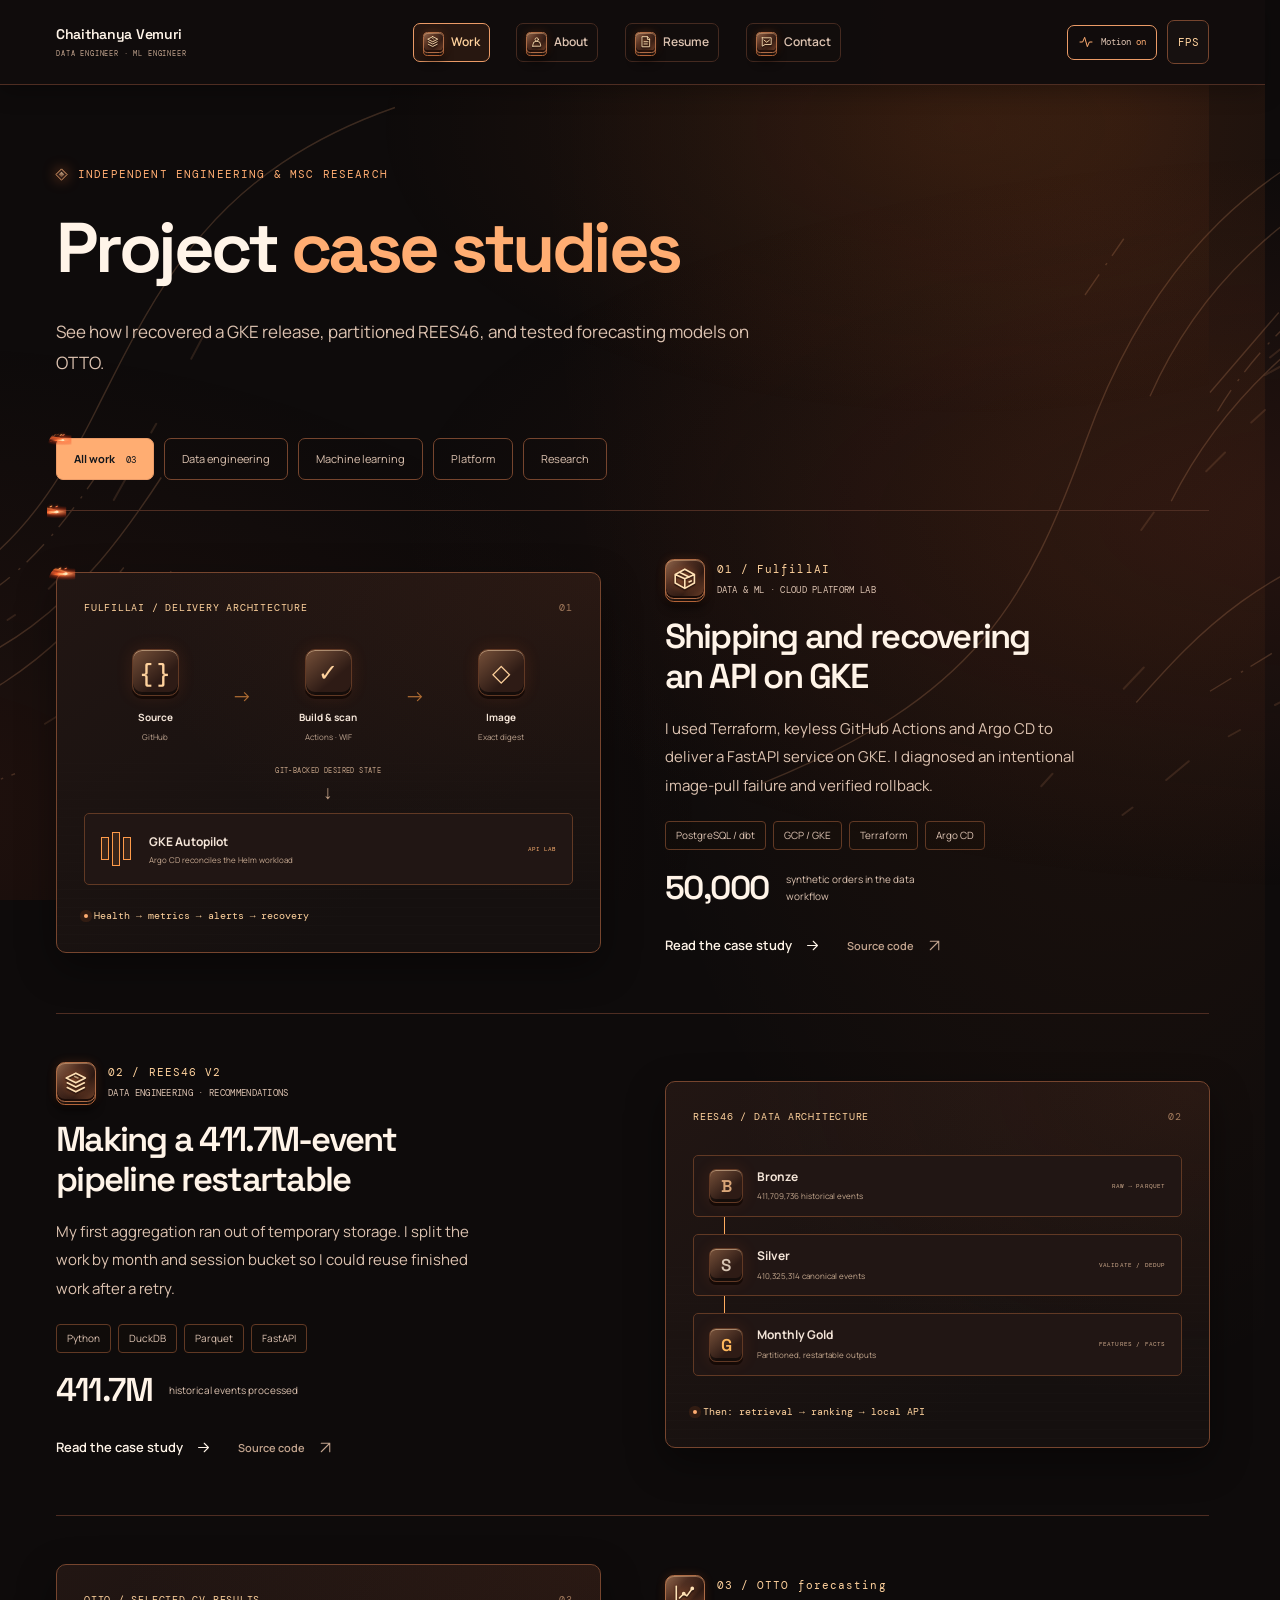
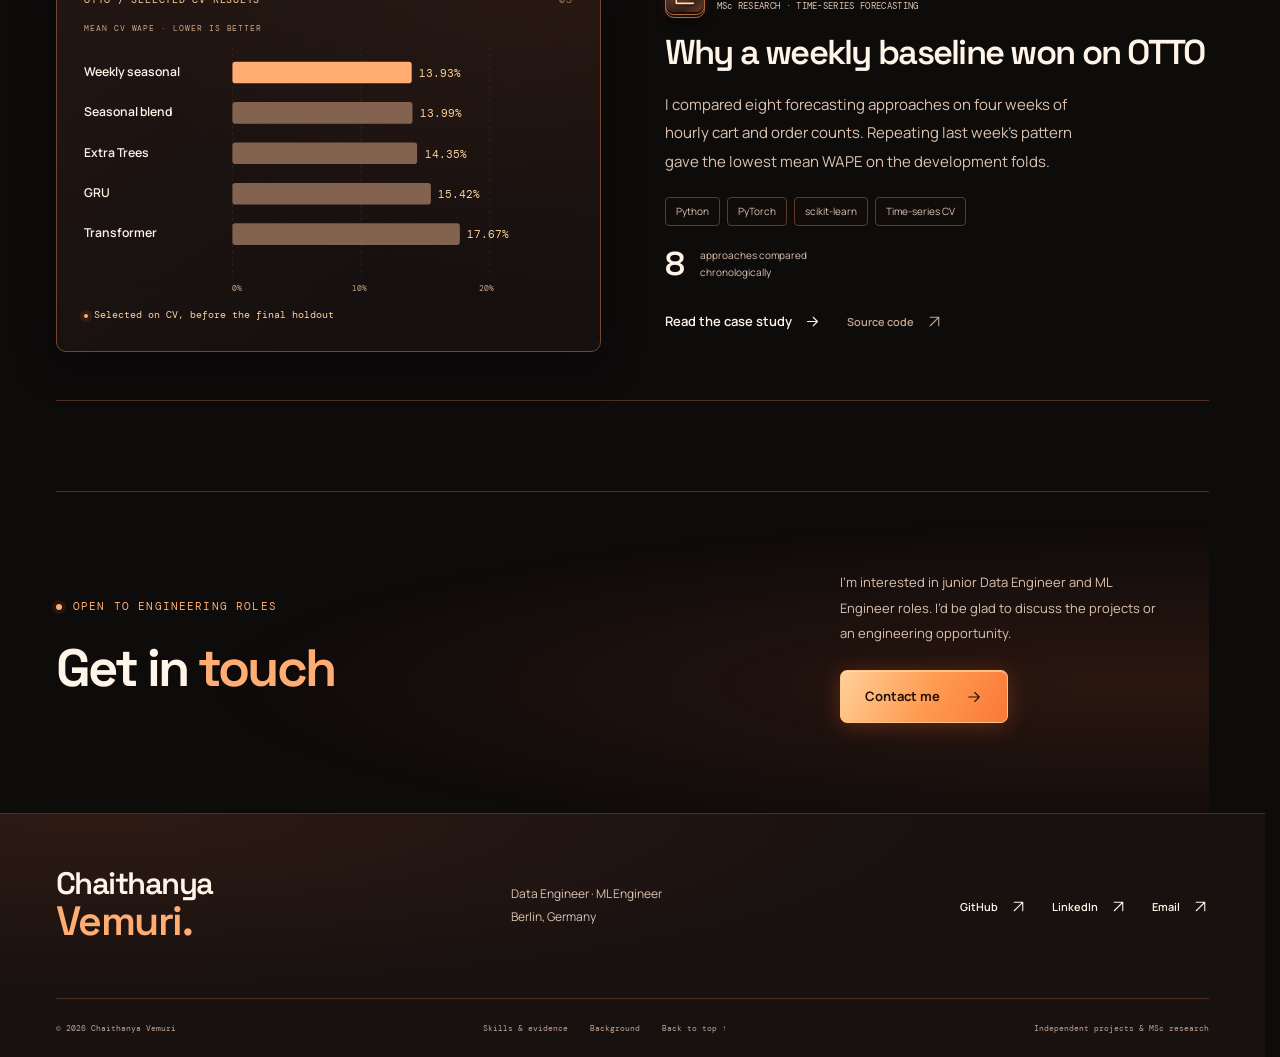
<file: projects/index.html>
<!doctype html>
<html lang="en" data-theme="dark" data-chakra="on"><head><meta charset="utf-8"><meta name="viewport" content="width=device-width, initial-scale=1"><meta name="theme-color" content="#08090c"><meta name="color-scheme" content="dark">
<title>Selected work — Chaithanya Vemuri</title><meta name="description" content="Explore FulfillAI, REES46 V2 and OTTO forecasting projects by Chaithanya Vemuri."><meta name="robots" content="index,follow"><link rel="canonical" href="https://chaithanyavemuri.xyz/projects/">
<meta property="og:type" content="website"><meta property="og:site_name" content="Chaithanya Vemuri"><meta property="og:title" content="Selected work — Chaithanya Vemuri"><meta property="og:description" content="Explore FulfillAI, REES46 V2 and OTTO forecasting projects by Chaithanya Vemuri."><meta property="og:url" content="https://chaithanyavemuri.xyz/projects/"><meta property="og:image" content="https://chaithanyavemuri.xyz/assets/chaithanya-vemuri-800.webp"><meta property="og:image:width" content="800"><meta property="og:image:height" content="800"><meta property="og:image:alt" content="Chaithanya Vemuri"><meta name="twitter:card" content="summary"><meta name="twitter:image" content="https://chaithanyavemuri.xyz/assets/chaithanya-vemuri-800.webp">
<script src="/assets/chakra.c9cb20a78dc4.js"></script><link rel="icon" href="/assets/chaithanya-vemuri-400.webp" type="image/webp"><link rel="preload" href="/assets/fonts/manrope-variable.woff2" as="font" type="font/woff2" crossorigin><link rel="preload" href="/assets/fonts/space-grotesk-variable.woff2" as="font" type="font/woff2" crossorigin><link rel="stylesheet" href="/assets/site.a04ff1b84bfb.css"><link rel="stylesheet" href="/assets/shinobi.434edd1d5ae1.css"><link rel="stylesheet" href="/assets/cinema.79971e200ddc.css"><link rel="stylesheet" href="/assets/ember.f93e2fb675f1.css"><script src="/assets/site.2c8791774269.js" defer></script><script src="/assets/ember.3b71f5bba5a2.js" defer></script><script type="application/ld+json">{"@context": "https://schema.org", "@type": "Person", "name": "Chaithanya Vemuri", "url": "https://chaithanyavemuri.xyz", "image": "https://chaithanyavemuri.xyz/assets/chaithanya-vemuri-800.webp", "email": "chaithanyavemuri28@gmail.com", "sameAs": ["https://github.com/nikchey29", "https://www.linkedin.com/in/chaithanya-vemuri-141897264/"], "jobTitle": "Data Engineer · ML Engineer", "homeLocation": {"@type": "Place", "name": "Berlin, Germany"}}</script>
</head><body class="" id="top"><div class="chakra-atmosphere" aria-hidden="true"><svg viewBox="0 0 1200 720" preserveAspectRatio="xMidYMid slice" fill="none" stroke="currentColor">
    <g class="current-trails" stroke-width="1.1">
    <path d="M-62 498C61 491 116 426 165 328S258 137 404 86m-451 475C92 542 153 480 217 382M-33 591c96-13 164-63 220-137m-203 168 88-30m82-49 71-86M1266 77C1091 109 1004 222 957 352s-89 206-260 275m530-505C1123 153 1047 229 1008 317m238-128-77 27m-58 34-55 64m168-94c-91 31-163 109-199 181M1223 419c-129 30-184 96-226 143m241-96-123 85"/>
    <path d="M-27 510c102-11 148-61 203-146m886-35c48-79 116-122 185-140M26 647l74-28m956-66 54-33M956 236l31-45" stroke-dasharray="20 9 2 7"/>
    </g>
    <g class="current-sparks" stroke-linecap="round">
    <path d="M17 526l11-3m27-8 19-8m20-11 6-4m27-21 13-13m39-58 9-16m21-38 4-7m28-52 10-19m-229 354 19-5m36-13 9-4m38-21 13-8m26-17 9-8m26-24 13-14m941-243 8-8m-60 43 20-11m-31 49 11-10m-47 49 15-15m36-76 15-12m-118 150 10-14m97 154 19-10m-56 35 9-5m-59 40 18-15m-53 43 8-6m-7-95 16-17m-82 95 9-10" stroke-width="1.6"/>
    </g></svg></div><div class="portfolio-content"><a class="skip-link" href="#main">Skip to content</a><header class="site-header" data-ember="bottom"><div class="container header-inner">
    <a class="brand" href="/" aria-label="Chaithanya Vemuri home"><span class="brand-name">Chaithanya Vemuri<span>DATA ENGINEER · ML ENGINEER</span></span><span class="brand-short" aria-hidden="true">CV</span></a>
    <nav id="navigation" class="navigation" aria-label="Main navigation"><a href="/projects/" aria-current="page" data-ember="control"><span class="forge-mark nav-mark" aria-hidden="true"><span class="forge-face" data-ember="detail"><span class="ember-edge" aria-hidden="true"></span></span><svg class="forge-depth" viewBox="0 0 24 24" fill="none" stroke="currentColor" stroke-width="1.55" stroke-linecap="round" stroke-linejoin="round"><path d="m12 3 9 4.5-9 4.5-9-4.5L12 3Zm-8 9 8 4 8-4M4 16.5l8 4 8-4"/><path d="m11 6 3 1.5" opacity=".63"/></svg><svg class="forge-glyph" viewBox="0 0 24 24" fill="none" stroke="currentColor" stroke-width="1.55" stroke-linecap="round" stroke-linejoin="round"><path d="m12 3 9 4.5-9 4.5-9-4.5L12 3Zm-8 9 8 4 8-4M4 16.5l8 4 8-4"/><path d="m11 6 3 1.5" opacity=".63"/></svg></span><span>Work</span><span class="ember-edge" aria-hidden="true"></span></a><a href="/about/" data-ember="control"><span class="forge-mark nav-mark" aria-hidden="true"><span class="forge-face" data-ember="detail"><span class="ember-edge" aria-hidden="true"></span></span><svg class="forge-depth" viewBox="0 0 24 24" fill="none" stroke="currentColor" stroke-width="1.55" stroke-linecap="round" stroke-linejoin="round"><circle cx="12" cy="8" r="3"/><path d="M5 20v-2a7 7 0 0 1 14 0v2H5Z"/></svg><svg class="forge-glyph" viewBox="0 0 24 24" fill="none" stroke="currentColor" stroke-width="1.55" stroke-linecap="round" stroke-linejoin="round"><circle cx="12" cy="8" r="3"/><path d="M5 20v-2a7 7 0 0 1 14 0v2H5Z"/></svg></span><span>About</span><span class="ember-edge" aria-hidden="true"></span></a><a href="/resume/" data-ember="control"><span class="forge-mark nav-mark" aria-hidden="true"><span class="forge-face" data-ember="detail"><span class="ember-edge" aria-hidden="true"></span></span><svg class="forge-depth" viewBox="0 0 24 24" fill="none" stroke="currentColor" stroke-width="1.55" stroke-linecap="round" stroke-linejoin="round"><path d="M6 3h9l4 4v14H6zM15 3v5h4M9 12h7m-7 4h6"/></svg><svg class="forge-glyph" viewBox="0 0 24 24" fill="none" stroke="currentColor" stroke-width="1.55" stroke-linecap="round" stroke-linejoin="round"><path d="M6 3h9l4 4v14H6zM15 3v5h4M9 12h7m-7 4h6"/></svg></span><span>Resume</span><span class="ember-edge" aria-hidden="true"></span></a><a href="/contact/" data-ember="control"><span class="forge-mark nav-mark" aria-hidden="true"><span class="forge-face" data-ember="detail"><span class="ember-edge" aria-hidden="true"></span></span><svg class="forge-depth" viewBox="0 0 24 24" fill="none" stroke="currentColor" stroke-width="1.55" stroke-linecap="round" stroke-linejoin="round"><path d="M4 5h16v12H9l-5 3V5Zm3 4 5 4 5-4"/></svg><svg class="forge-glyph" viewBox="0 0 24 24" fill="none" stroke="currentColor" stroke-width="1.55" stroke-linecap="round" stroke-linejoin="round"><path d="M4 5h16v12H9l-5 3V5Zm3 4 5 4 5-4"/></svg></span><span>Contact</span><span class="ember-edge" aria-hidden="true"></span></a></nav>
    <div class="header-tools"><button class="motion-toggle" type="button" aria-label="Pause animations" aria-pressed="true" data-ember="control"><svg class="icon " viewBox="0 0 24 24" fill="none" stroke="currentColor" stroke-width="1.5" stroke-linecap="round" stroke-linejoin="round" aria-hidden="true"><path d="M3 12h4l3-7 4 14 3-7h4"/></svg><span class="motion-label">Motion <span class="motion-state">on</span></span><span class="ember-edge" aria-hidden="true"></span></button><details class="frame-settings"><summary aria-label="Transition frame rate" data-ember="control">FPS<span class="ember-edge" aria-hidden="true"></span></summary>
    <div class="frame-popover" data-ember="frame"><p>Transition frame rate</p><div class="frame-options" role="group" aria-label="Frame rate limit"><button type="button" data-frame-choice="auto" aria-pressed="true" data-ember="control">Auto<span class="ember-edge" aria-hidden="true"></span></button><button type="button" data-frame-choice="60" aria-pressed="false" data-ember="control">60 fps<span class="ember-edge" aria-hidden="true"></span></button><button type="button" data-frame-choice="120" aria-pressed="false" data-ember="control">120 fps<span class="ember-edge" aria-hidden="true"></span></button></div>
    <p class="frame-feedback" role="status">Auto follows your browser’s refresh rate.</p><span class="ember-edge" aria-hidden="true"></span></div></details><button class="menu-toggle" type="button" aria-controls="navigation" aria-expanded="false" data-ember="control"><span>Menu</span><span class="menu-lines" aria-hidden="true"></span><span class="ember-edge" aria-hidden="true"></span></button></div>
    </div><div class="reading-progress" aria-hidden="true"></div><span class="ember-edge" aria-hidden="true"></span></header><main id="main" tabindex="-1"><section class="page-intro container" data-ember="bottom"><p class="eyebrow"><span class="section-notch" aria-hidden="true"></span>INDEPENDENT ENGINEERING & MSc RESEARCH</p><h1>Project <em>case studies</em></h1><p class="lead">See how I recovered a GKE release, partitioned REES46, and tested forecasting models on OTTO.</p><span class="ember-edge" aria-hidden="true"></span></section><section class="container projects-index"><div class="project-filter" role="group" aria-label="Filter projects"><button type="button" data-filter="all" aria-pressed="true" data-ember="control">All work <span>03</span><span class="ember-edge" aria-hidden="true"></span></button><button type="button" data-filter="data" aria-pressed="false" data-ember="control">Data engineering<span class="ember-edge" aria-hidden="true"></span></button><button type="button" data-filter="ml" aria-pressed="false" data-ember="control">Machine learning<span class="ember-edge" aria-hidden="true"></span></button><button type="button" data-filter="platform" aria-pressed="false" data-ember="control">Platform<span class="ember-edge" aria-hidden="true"></span></button><button type="button" data-filter="research" aria-pressed="false" data-ember="control">Research<span class="ember-edge" aria-hidden="true"></span></button></div><p class="filter-status sr-only" role="status" aria-live="polite">3 projects shown</p><article class="project-row" data-category="data ml platform" data-reveal data-ember="top"><div class="project-art"><div class="technical-art art-fulfill" data-ember="frame"><div class="art-head"><span>FULFILLAI / DELIVERY ARCHITECTURE</span><span>01</span></div><div class="deploy-flow"><div class="deploy-node"><span class="node-icon" data-ember="detail">{ }<span class="ember-edge" aria-hidden="true"></span></span><strong>Source</strong><span>GitHub</span></div><span class="flow-arrow">→</span><div class="deploy-node"><span class="node-icon" data-ember="detail">✓<span class="ember-edge" aria-hidden="true"></span></span><strong>Build & scan</strong><span>Actions · WIF</span></div><span class="flow-arrow">→</span><div class="deploy-node"><span class="node-icon" data-ember="detail">◇<span class="ember-edge" aria-hidden="true"></span></span><strong>Image</strong><span>Exact digest</span></div></div><div class="gitops-bridge"><span>GIT-BACKED DESIRED STATE</span><span>↓</span></div><div class="runtime-box" data-ember="detail"><div class="runtime-symbol" aria-hidden="true"><span></span><span></span><span></span></div><div><strong>GKE Autopilot</strong><span>Argo CD reconciles the Helm workload</span></div><span class="runtime-label">API LAB</span><span class="ember-edge" aria-hidden="true"></span></div><div class="art-foot"><span class="tiny-dot"></span> Health → metrics → alerts → recovery</div><span class="ember-edge" aria-hidden="true"></span></div></div><div class="project-summary"><div class="project-kicker"><span class="forge-mark project-mark" aria-hidden="true"><span class="forge-face" data-ember="detail"><span class="ember-edge" aria-hidden="true"></span></span><svg class="forge-depth" viewBox="0 0 24 24" fill="none" stroke="currentColor" stroke-width="1.55" stroke-linecap="round" stroke-linejoin="round"><path d="M12 3 21 8v8l-9 5-9-5V8l9-5Zm0 9v9M3 8l9 4 9-4M7 5.8l9 4.6"/><path d="m16 15 2-1"/></svg><svg class="forge-glyph" viewBox="0 0 24 24" fill="none" stroke="currentColor" stroke-width="1.55" stroke-linecap="round" stroke-linejoin="round"><path d="M12 3 21 8v8l-9 5-9-5V8l9-5Zm0 9v9M3 8l9 4 9-4M7 5.8l9 4.6"/><path d="m16 15 2-1"/></svg></span><div><span>01 / FulfillAI</span><span class="project-kind">DATA & ML · CLOUD PLATFORM LAB</span></div></div><h3><a href="/projects/fulfillai/">Shipping and recovering an API on GKE</a></h3><p>I used Terraform, keyless GitHub Actions and Argo CD to deliver a FastAPI service on GKE. I diagnosed an intentional image-pull failure and verified rollback.</p><ul class="chips" aria-label="Project tools"><li data-ember="detail">PostgreSQL / dbt<span class="ember-edge" aria-hidden="true"></span></li><li data-ember="detail">GCP / GKE<span class="ember-edge" aria-hidden="true"></span></li><li data-ember="detail">Terraform<span class="ember-edge" aria-hidden="true"></span></li><li data-ember="detail">Argo CD<span class="ember-edge" aria-hidden="true"></span></li></ul><div class="project-result"><strong>50,000</strong><span>synthetic orders in the data workflow</span></div><div class="project-actions"><a class="text-link" href="/projects/fulfillai/">Read the case study <svg class="icon " viewBox="0 0 24 24" fill="none" stroke="currentColor" stroke-width="1.5" stroke-linecap="round" stroke-linejoin="round" aria-hidden="true"><path d="M5 12h14M13 6l6 6-6 6"/></svg></a><a class="text-link" href="https://github.com/nikchey29/fulfillai/tree/platform-engineering-v2" target="_blank" rel="noopener noreferrer">Source code <svg class="icon " viewBox="0 0 24 24" fill="none" stroke="currentColor" stroke-width="1.5" stroke-linecap="round" stroke-linejoin="round" aria-hidden="true"><path d="M6 18 18 6M6 6h12v12"/></svg></a></div></div><span class="ember-edge" aria-hidden="true"></span></article><article class="project-row" data-category="data ml" data-reveal data-ember="top"><div class="project-art"><div class="technical-art art-rees" data-ember="frame"><div class="art-head"><span>REES46 / DATA ARCHITECTURE</span><span>02</span></div><div class="layer-stack"><div class="data-layer layer-bronze" data-ember="detail"><span class="layer-icon" data-ember="detail">B<span class="ember-edge" aria-hidden="true"></span></span><div><strong>Bronze</strong><span>411,709,736 historical events</span></div><span class="layer-format">RAW → PARQUET</span><span class="ember-edge" aria-hidden="true"></span></div><span class="flow-line"></span><div class="data-layer layer-silver" data-ember="detail"><span class="layer-icon" data-ember="detail">S<span class="ember-edge" aria-hidden="true"></span></span><div><strong>Silver</strong><span>410,325,314 canonical events</span></div><span class="layer-format">VALIDATE / DEDUP</span><span class="ember-edge" aria-hidden="true"></span></div><span class="flow-line"></span><div class="data-layer layer-gold" data-ember="detail"><span class="layer-icon" data-ember="detail">G<span class="ember-edge" aria-hidden="true"></span></span><div><strong>Monthly Gold</strong><span>Partitioned, restartable outputs</span></div><span class="layer-format">FEATURES / FACTS</span><span class="ember-edge" aria-hidden="true"></span></div></div><div class="art-foot"><span class="tiny-dot"></span> Then: retrieval → ranking → local API</div><span class="ember-edge" aria-hidden="true"></span></div></div><div class="project-summary"><div class="project-kicker"><span class="forge-mark project-mark" aria-hidden="true"><span class="forge-face" data-ember="detail"><span class="ember-edge" aria-hidden="true"></span></span><svg class="forge-depth" viewBox="0 0 24 24" fill="none" stroke="currentColor" stroke-width="1.55" stroke-linecap="round" stroke-linejoin="round"><path d="m12 3 9 4.5-9 4.5-9-4.5L12 3Zm-8 9 8 4 8-4M4 16.5l8 4 8-4"/><path d="m11 6 3 1.5" opacity=".63"/></svg><svg class="forge-glyph" viewBox="0 0 24 24" fill="none" stroke="currentColor" stroke-width="1.55" stroke-linecap="round" stroke-linejoin="round"><path d="m12 3 9 4.5-9 4.5-9-4.5L12 3Zm-8 9 8 4 8-4M4 16.5l8 4 8-4"/><path d="m11 6 3 1.5" opacity=".63"/></svg></span><div><span>02 / REES46 V2</span><span class="project-kind">DATA ENGINEERING · RECOMMENDATIONS</span></div></div><h3><a href="/projects/rees46-v2/">Making a 411.7M-event pipeline restartable</a></h3><p>My first aggregation ran out of temporary storage. I split the work by month and session bucket so I could reuse finished work after a retry.</p><ul class="chips" aria-label="Project tools"><li data-ember="detail">Python<span class="ember-edge" aria-hidden="true"></span></li><li data-ember="detail">DuckDB<span class="ember-edge" aria-hidden="true"></span></li><li data-ember="detail">Parquet<span class="ember-edge" aria-hidden="true"></span></li><li data-ember="detail">FastAPI<span class="ember-edge" aria-hidden="true"></span></li></ul><div class="project-result"><strong>411.7M</strong><span>historical events processed</span></div><div class="project-actions"><a class="text-link" href="/projects/rees46-v2/">Read the case study <svg class="icon " viewBox="0 0 24 24" fill="none" stroke="currentColor" stroke-width="1.5" stroke-linecap="round" stroke-linejoin="round" aria-hidden="true"><path d="M5 12h14M13 6l6 6-6 6"/></svg></a><a class="text-link" href="https://github.com/nikchey29/rees46-v2" target="_blank" rel="noopener noreferrer">Source code <svg class="icon " viewBox="0 0 24 24" fill="none" stroke="currentColor" stroke-width="1.5" stroke-linecap="round" stroke-linejoin="round" aria-hidden="true"><path d="M6 18 18 6M6 6h12v12"/></svg></a></div></div><span class="ember-edge" aria-hidden="true"></span></article><article class="project-row" data-category="ml research" data-reveal data-ember="top"><div class="project-art"><div class="technical-art art-otto" data-ember="frame"><div class="art-head"><span>OTTO / SELECTED CV RESULTS</span><span>03</span></div><svg viewBox="0 0 520 300" role="img" aria-label="Mean development WAPE: weekly seasonal 13.93 percent; seasonal blend 13.99; Extra Trees 14.35; GRU 15.42; Transformer 17.67. Lower is better. Five of eight methods shown."><text x="0" y="21" class="chart-subtitle">MEAN CV WAPE · LOWER IS BETTER</text><path d="M158 38v246M295 38v246M432 38v246" class="chart-grid"/><text x="0" y="69" class="chart-label">Weekly seasonal</text><rect x="158" y="54" width="190.84" height="23" rx="3" class="chart-bar selected-bar"/><text x="356.84" y="70" class="chart-value">13.93%</text><text x="0" y="112" class="chart-label">Seasonal blend</text><rect x="158" y="97" width="191.66" height="23" rx="3" class="chart-bar "/><text x="357.66" y="113" class="chart-value">13.99%</text><text x="0" y="155" class="chart-label">Extra Trees</text><rect x="158" y="140" width="196.59" height="23" rx="3" class="chart-bar "/><text x="362.60" y="156" class="chart-value">14.35%</text><text x="0" y="198" class="chart-label">GRU</text><rect x="158" y="183" width="211.25" height="23" rx="3" class="chart-bar "/><text x="377.25" y="199" class="chart-value">15.42%</text><text x="0" y="241" class="chart-label">Transformer</text><rect x="158" y="226" width="242.08" height="23" rx="3" class="chart-bar "/><text x="408.08" y="242" class="chart-value">17.67%</text><text x="158" y="298" class="chart-axis">0%</text><text x="285" y="298" class="chart-axis">10%</text><text x="420" y="298" class="chart-axis">20%</text></svg><div class="art-foot"><span class="tiny-dot"></span> Selected on CV, before the final holdout</div><span class="ember-edge" aria-hidden="true"></span></div></div><div class="project-summary"><div class="project-kicker"><span class="forge-mark project-mark" aria-hidden="true"><span class="forge-face" data-ember="detail"><span class="ember-edge" aria-hidden="true"></span></span><svg class="forge-depth" viewBox="0 0 24 24" fill="none" stroke="currentColor" stroke-width="1.55" stroke-linecap="round" stroke-linejoin="round"><path d="M4 4v16h16M7 15l4-4 3 2 5-7"/><circle cx="11" cy="11" r="1"/><circle cx="19" cy="6" r="1"/></svg><svg class="forge-glyph" viewBox="0 0 24 24" fill="none" stroke="currentColor" stroke-width="1.55" stroke-linecap="round" stroke-linejoin="round"><path d="M4 4v16h16M7 15l4-4 3 2 5-7"/><circle cx="11" cy="11" r="1"/><circle cx="19" cy="6" r="1"/></svg></span><div><span>03 / OTTO forecasting</span><span class="project-kind">MSc RESEARCH · TIME-SERIES FORECASTING</span></div></div><h3><a href="/projects/otto/">Why a weekly baseline won on OTTO</a></h3><p>I compared eight forecasting approaches on four weeks of hourly cart and order counts. Repeating last week’s pattern gave the lowest mean WAPE on the development folds.</p><ul class="chips" aria-label="Project tools"><li data-ember="detail">Python<span class="ember-edge" aria-hidden="true"></span></li><li data-ember="detail">PyTorch<span class="ember-edge" aria-hidden="true"></span></li><li data-ember="detail">scikit-learn<span class="ember-edge" aria-hidden="true"></span></li><li data-ember="detail">Time-series CV<span class="ember-edge" aria-hidden="true"></span></li></ul><div class="project-result"><strong>8</strong><span>approaches compared chronologically</span></div><div class="project-actions"><a class="text-link" href="/projects/otto/">Read the case study <svg class="icon " viewBox="0 0 24 24" fill="none" stroke="currentColor" stroke-width="1.5" stroke-linecap="round" stroke-linejoin="round" aria-hidden="true"><path d="M5 12h14M13 6l6 6-6 6"/></svg></a><a class="text-link" href="https://github.com/nikchey29/otto-demand-forecasting-dissertation" target="_blank" rel="noopener noreferrer">Source code <svg class="icon " viewBox="0 0 24 24" fill="none" stroke="currentColor" stroke-width="1.5" stroke-linecap="round" stroke-linejoin="round" aria-hidden="true"><path d="M6 18 18 6M6 6h12v12"/></svg></a></div></div><span class="ember-edge" aria-hidden="true"></span></article></section><section class="contact-band container" data-reveal data-ember="top"><div><p class="eyebrow"><span class="status-dot"></span> OPEN TO ENGINEERING ROLES</p><h2>Get in <em>touch</em></h2></div><div><p>I’m interested in junior Data Engineer and ML Engineer roles. I’d be glad to discuss the projects or an engineering opportunity.</p><a class="button button-primary" href="/contact/" data-ember="control">Contact me <svg class="icon " viewBox="0 0 24 24" fill="none" stroke="currentColor" stroke-width="1.5" stroke-linecap="round" stroke-linejoin="round" aria-hidden="true"><path d="M5 12h14M13 6l6 6-6 6"/></svg><span class="ember-edge" aria-hidden="true"></span></a></div><span class="ember-edge" aria-hidden="true"></span></section></main><footer class="site-footer" data-ember="top"><div class="container"><div class="footer-top"><div class="footer-signature"><a class="footer-wordmark" href="/">Chaithanya<span>Vemuri.</span></a></div><p>Data Engineer · ML Engineer<br>Berlin, Germany</p><div class="footer-links"><a class="text-link" href="https://github.com/nikchey29" target="_blank" rel="noopener noreferrer">GitHub <svg class="icon " viewBox="0 0 24 24" fill="none" stroke="currentColor" stroke-width="1.5" stroke-linecap="round" stroke-linejoin="round" aria-hidden="true"><path d="M6 18 18 6M6 6h12v12"/></svg></a><a class="text-link" href="https://www.linkedin.com/in/chaithanya-vemuri-141897264/" target="_blank" rel="noopener noreferrer">LinkedIn <svg class="icon " viewBox="0 0 24 24" fill="none" stroke="currentColor" stroke-width="1.5" stroke-linecap="round" stroke-linejoin="round" aria-hidden="true"><path d="M6 18 18 6M6 6h12v12"/></svg></a><a class="text-link" href="mailto:chaithanyavemuri28@gmail.com" target="_blank" rel="noopener noreferrer">Email <svg class="icon " viewBox="0 0 24 24" fill="none" stroke="currentColor" stroke-width="1.5" stroke-linecap="round" stroke-linejoin="round" aria-hidden="true"><path d="M6 18 18 6M6 6h12v12"/></svg></a></div></div><div class="footer-bottom" data-ember="top"><span>© 2026 Chaithanya Vemuri</span><div><a href="/skills/">Skills & evidence</a><a href="/background/">Background</a><a href="#top">Back to top ↑</a></div><span>Independent projects & MSc research</span><span class="ember-edge" aria-hidden="true"></span></div></div><span class="ember-edge" aria-hidden="true"></span></footer><div class="cursor-light" aria-hidden="true"><span class="cursor-aura"></span></div><div class="ink-wipe" aria-hidden="true"><span class="cut-light"></span></div><div class="toast" role="status" aria-live="polite" data-ember="frame"><span class="toast-message"></span><span class="ember-edge" aria-hidden="true"></span></div></div></body></html>
</file>
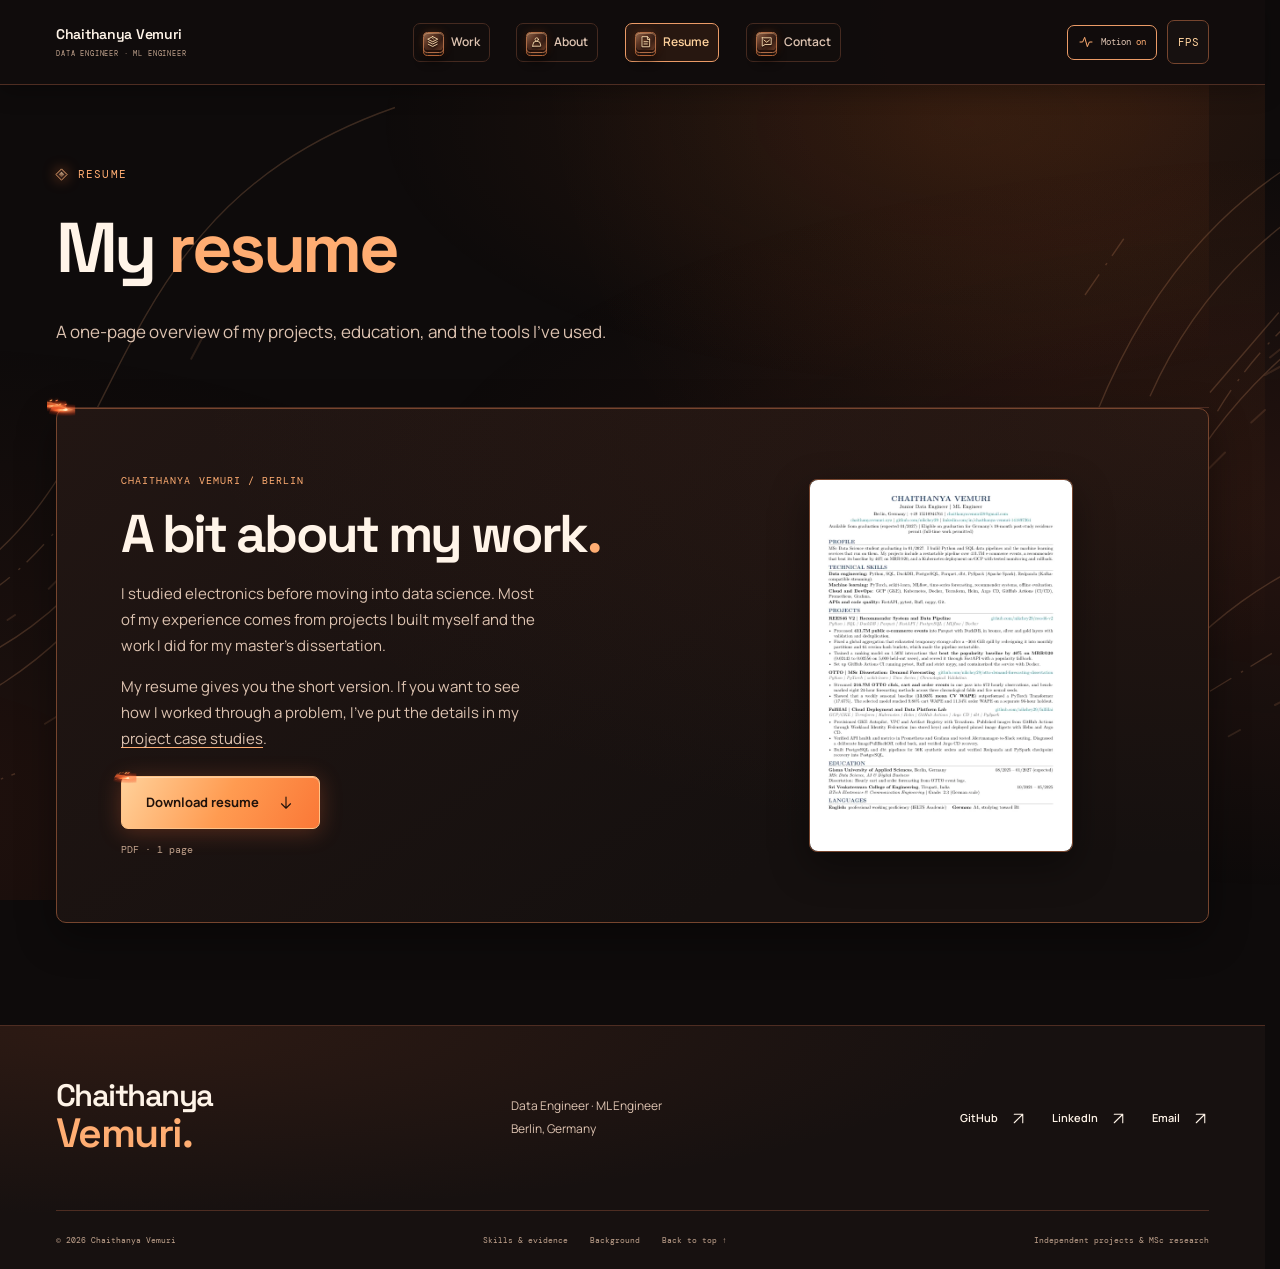
<file: resume/index.html>
<!doctype html>
<html lang="en" data-theme="dark" data-chakra="on"><head><meta charset="utf-8"><meta name="viewport" content="width=device-width, initial-scale=1"><meta name="theme-color" content="#08090c"><meta name="color-scheme" content="dark">
<title>Resume — Chaithanya Vemuri</title><meta name="description" content="Download Chaithanya Vemuri’s resume, with projects, education, and technical experience."><meta name="robots" content="index,follow"><link rel="canonical" href="https://chaithanyavemuri.xyz/resume/">
<meta property="og:type" content="website"><meta property="og:site_name" content="Chaithanya Vemuri"><meta property="og:title" content="Resume — Chaithanya Vemuri"><meta property="og:description" content="Download Chaithanya Vemuri’s resume, with projects, education, and technical experience."><meta property="og:url" content="https://chaithanyavemuri.xyz/resume/"><meta property="og:image" content="https://chaithanyavemuri.xyz/assets/chaithanya-vemuri-800.webp"><meta property="og:image:width" content="800"><meta property="og:image:height" content="800"><meta property="og:image:alt" content="Chaithanya Vemuri"><meta name="twitter:card" content="summary"><meta name="twitter:image" content="https://chaithanyavemuri.xyz/assets/chaithanya-vemuri-800.webp">
<script src="/assets/chakra.c9cb20a78dc4.js"></script><link rel="icon" href="/assets/chaithanya-vemuri-400.webp" type="image/webp"><link rel="preload" href="/assets/fonts/manrope-variable.woff2" as="font" type="font/woff2" crossorigin><link rel="preload" href="/assets/fonts/space-grotesk-variable.woff2" as="font" type="font/woff2" crossorigin><link rel="stylesheet" href="/assets/site.a04ff1b84bfb.css"><link rel="stylesheet" href="/assets/shinobi.434edd1d5ae1.css"><link rel="stylesheet" href="/assets/cinema.79971e200ddc.css"><link rel="stylesheet" href="/assets/ember.f93e2fb675f1.css"><script src="/assets/site.2c8791774269.js" defer></script><script src="/assets/ember.3b71f5bba5a2.js" defer></script><script type="application/ld+json">{"@context": "https://schema.org", "@type": "Person", "name": "Chaithanya Vemuri", "url": "https://chaithanyavemuri.xyz", "image": "https://chaithanyavemuri.xyz/assets/chaithanya-vemuri-800.webp", "email": "chaithanyavemuri28@gmail.com", "sameAs": ["https://github.com/nikchey29", "https://www.linkedin.com/in/chaithanya-vemuri-141897264/"], "jobTitle": "Data Engineer · ML Engineer", "homeLocation": {"@type": "Place", "name": "Berlin, Germany"}}</script>
</head><body class="" id="top"><div class="chakra-atmosphere" aria-hidden="true"><svg viewBox="0 0 1200 720" preserveAspectRatio="xMidYMid slice" fill="none" stroke="currentColor">
    <g class="current-trails" stroke-width="1.1">
    <path d="M-62 498C61 491 116 426 165 328S258 137 404 86m-451 475C92 542 153 480 217 382M-33 591c96-13 164-63 220-137m-203 168 88-30m82-49 71-86M1266 77C1091 109 1004 222 957 352s-89 206-260 275m530-505C1123 153 1047 229 1008 317m238-128-77 27m-58 34-55 64m168-94c-91 31-163 109-199 181M1223 419c-129 30-184 96-226 143m241-96-123 85"/>
    <path d="M-27 510c102-11 148-61 203-146m886-35c48-79 116-122 185-140M26 647l74-28m956-66 54-33M956 236l31-45" stroke-dasharray="20 9 2 7"/>
    </g>
    <g class="current-sparks" stroke-linecap="round">
    <path d="M17 526l11-3m27-8 19-8m20-11 6-4m27-21 13-13m39-58 9-16m21-38 4-7m28-52 10-19m-229 354 19-5m36-13 9-4m38-21 13-8m26-17 9-8m26-24 13-14m941-243 8-8m-60 43 20-11m-31 49 11-10m-47 49 15-15m36-76 15-12m-118 150 10-14m97 154 19-10m-56 35 9-5m-59 40 18-15m-53 43 8-6m-7-95 16-17m-82 95 9-10" stroke-width="1.6"/>
    </g></svg></div><div class="portfolio-content"><a class="skip-link" href="#main">Skip to content</a><header class="site-header" data-ember="bottom"><div class="container header-inner">
    <a class="brand" href="/" aria-label="Chaithanya Vemuri home"><span class="brand-name">Chaithanya Vemuri<span>DATA ENGINEER · ML ENGINEER</span></span><span class="brand-short" aria-hidden="true">CV</span></a>
    <nav id="navigation" class="navigation" aria-label="Main navigation"><a href="/projects/" data-ember="control"><span class="forge-mark nav-mark" aria-hidden="true"><span class="forge-face" data-ember="detail"><span class="ember-edge" aria-hidden="true"></span></span><svg class="forge-depth" viewBox="0 0 24 24" fill="none" stroke="currentColor" stroke-width="1.55" stroke-linecap="round" stroke-linejoin="round"><path d="m12 3 9 4.5-9 4.5-9-4.5L12 3Zm-8 9 8 4 8-4M4 16.5l8 4 8-4"/><path d="m11 6 3 1.5" opacity=".63"/></svg><svg class="forge-glyph" viewBox="0 0 24 24" fill="none" stroke="currentColor" stroke-width="1.55" stroke-linecap="round" stroke-linejoin="round"><path d="m12 3 9 4.5-9 4.5-9-4.5L12 3Zm-8 9 8 4 8-4M4 16.5l8 4 8-4"/><path d="m11 6 3 1.5" opacity=".63"/></svg></span><span>Work</span><span class="ember-edge" aria-hidden="true"></span></a><a href="/about/" data-ember="control"><span class="forge-mark nav-mark" aria-hidden="true"><span class="forge-face" data-ember="detail"><span class="ember-edge" aria-hidden="true"></span></span><svg class="forge-depth" viewBox="0 0 24 24" fill="none" stroke="currentColor" stroke-width="1.55" stroke-linecap="round" stroke-linejoin="round"><circle cx="12" cy="8" r="3"/><path d="M5 20v-2a7 7 0 0 1 14 0v2H5Z"/></svg><svg class="forge-glyph" viewBox="0 0 24 24" fill="none" stroke="currentColor" stroke-width="1.55" stroke-linecap="round" stroke-linejoin="round"><circle cx="12" cy="8" r="3"/><path d="M5 20v-2a7 7 0 0 1 14 0v2H5Z"/></svg></span><span>About</span><span class="ember-edge" aria-hidden="true"></span></a><a href="/resume/" aria-current="page" data-ember="control"><span class="forge-mark nav-mark" aria-hidden="true"><span class="forge-face" data-ember="detail"><span class="ember-edge" aria-hidden="true"></span></span><svg class="forge-depth" viewBox="0 0 24 24" fill="none" stroke="currentColor" stroke-width="1.55" stroke-linecap="round" stroke-linejoin="round"><path d="M6 3h9l4 4v14H6zM15 3v5h4M9 12h7m-7 4h6"/></svg><svg class="forge-glyph" viewBox="0 0 24 24" fill="none" stroke="currentColor" stroke-width="1.55" stroke-linecap="round" stroke-linejoin="round"><path d="M6 3h9l4 4v14H6zM15 3v5h4M9 12h7m-7 4h6"/></svg></span><span>Resume</span><span class="ember-edge" aria-hidden="true"></span></a><a href="/contact/" data-ember="control"><span class="forge-mark nav-mark" aria-hidden="true"><span class="forge-face" data-ember="detail"><span class="ember-edge" aria-hidden="true"></span></span><svg class="forge-depth" viewBox="0 0 24 24" fill="none" stroke="currentColor" stroke-width="1.55" stroke-linecap="round" stroke-linejoin="round"><path d="M4 5h16v12H9l-5 3V5Zm3 4 5 4 5-4"/></svg><svg class="forge-glyph" viewBox="0 0 24 24" fill="none" stroke="currentColor" stroke-width="1.55" stroke-linecap="round" stroke-linejoin="round"><path d="M4 5h16v12H9l-5 3V5Zm3 4 5 4 5-4"/></svg></span><span>Contact</span><span class="ember-edge" aria-hidden="true"></span></a></nav>
    <div class="header-tools"><button class="motion-toggle" type="button" aria-label="Pause animations" aria-pressed="true" data-ember="control"><svg class="icon " viewBox="0 0 24 24" fill="none" stroke="currentColor" stroke-width="1.5" stroke-linecap="round" stroke-linejoin="round" aria-hidden="true"><path d="M3 12h4l3-7 4 14 3-7h4"/></svg><span class="motion-label">Motion <span class="motion-state">on</span></span><span class="ember-edge" aria-hidden="true"></span></button><details class="frame-settings"><summary aria-label="Transition frame rate" data-ember="control">FPS<span class="ember-edge" aria-hidden="true"></span></summary>
    <div class="frame-popover" data-ember="frame"><p>Transition frame rate</p><div class="frame-options" role="group" aria-label="Frame rate limit"><button type="button" data-frame-choice="auto" aria-pressed="true" data-ember="control">Auto<span class="ember-edge" aria-hidden="true"></span></button><button type="button" data-frame-choice="60" aria-pressed="false" data-ember="control">60 fps<span class="ember-edge" aria-hidden="true"></span></button><button type="button" data-frame-choice="120" aria-pressed="false" data-ember="control">120 fps<span class="ember-edge" aria-hidden="true"></span></button></div>
    <p class="frame-feedback" role="status">Auto follows your browser’s refresh rate.</p><span class="ember-edge" aria-hidden="true"></span></div></details><button class="menu-toggle" type="button" aria-controls="navigation" aria-expanded="false" data-ember="control"><span>Menu</span><span class="menu-lines" aria-hidden="true"></span><span class="ember-edge" aria-hidden="true"></span></button></div>
    </div><div class="reading-progress" aria-hidden="true"></div><span class="ember-edge" aria-hidden="true"></span></header><main id="main" tabindex="-1"><section class="page-intro container" data-ember="bottom"><p class="eyebrow"><span class="section-notch" aria-hidden="true"></span>RESUME</p><h1>My <em>resume</em></h1><p class="lead">A one-page overview of my projects, education, and the tools I’ve used.</p><span class="ember-edge" aria-hidden="true"></span></section><section class="container resume-section"><article class="resume-card" aria-labelledby="resume-title" data-ember="frame"><div class="resume-info">
    <p class="eyebrow">CHAITHANYA VEMURI / BERLIN</p><h2 id="resume-title">A bit about my work<span>.</span></h2>
    <p>I studied electronics before moving into data science. Most of my experience comes from projects I built myself and the work I did for my master’s dissertation.</p>
    <p>My resume gives you the short version. If you want to see how I worked through a problem, I’ve put the details in my <a href="/projects/">project case studies</a>.</p>
    <div class="resume-actions"><a class="button button-primary" href="/assets/Chaithanya_Vemuri_Resume.pdf?v=b223152e4dd4" download data-ember="control">Download resume <svg class="icon " viewBox="0 0 24 24" fill="none" stroke="currentColor" stroke-width="1.5" stroke-linecap="round" stroke-linejoin="round" aria-hidden="true"><path d="M12 4v15m-6-6 6 6 6-6"/></svg><span class="ember-edge" aria-hidden="true"></span></a></div>
    <span class="file-meta">PDF · 1 page</span>
    </div><figure class="resume-preview" data-ember="frame"><img src="/assets/resume-preview.2727d2fa3301.webp" width="595" height="842" alt="Preview of Chaithanya Vemuri’s resume" decoding="async"><span class="ember-edge" aria-hidden="true"></span></figure><span class="ember-edge" aria-hidden="true"></span></article></section></main><footer class="site-footer" data-ember="top"><div class="container"><div class="footer-top"><div class="footer-signature"><a class="footer-wordmark" href="/">Chaithanya<span>Vemuri.</span></a></div><p>Data Engineer · ML Engineer<br>Berlin, Germany</p><div class="footer-links"><a class="text-link" href="https://github.com/nikchey29" target="_blank" rel="noopener noreferrer">GitHub <svg class="icon " viewBox="0 0 24 24" fill="none" stroke="currentColor" stroke-width="1.5" stroke-linecap="round" stroke-linejoin="round" aria-hidden="true"><path d="M6 18 18 6M6 6h12v12"/></svg></a><a class="text-link" href="https://www.linkedin.com/in/chaithanya-vemuri-141897264/" target="_blank" rel="noopener noreferrer">LinkedIn <svg class="icon " viewBox="0 0 24 24" fill="none" stroke="currentColor" stroke-width="1.5" stroke-linecap="round" stroke-linejoin="round" aria-hidden="true"><path d="M6 18 18 6M6 6h12v12"/></svg></a><a class="text-link" href="mailto:chaithanyavemuri28@gmail.com" target="_blank" rel="noopener noreferrer">Email <svg class="icon " viewBox="0 0 24 24" fill="none" stroke="currentColor" stroke-width="1.5" stroke-linecap="round" stroke-linejoin="round" aria-hidden="true"><path d="M6 18 18 6M6 6h12v12"/></svg></a></div></div><div class="footer-bottom" data-ember="top"><span>© 2026 Chaithanya Vemuri</span><div><a href="/skills/">Skills & evidence</a><a href="/background/">Background</a><a href="#top">Back to top ↑</a></div><span>Independent projects & MSc research</span><span class="ember-edge" aria-hidden="true"></span></div></div><span class="ember-edge" aria-hidden="true"></span></footer><div class="cursor-light" aria-hidden="true"><span class="cursor-aura"></span></div><div class="ink-wipe" aria-hidden="true"><span class="cut-light"></span></div><div class="toast" role="status" aria-live="polite" data-ember="frame"><span class="toast-message"></span><span class="ember-edge" aria-hidden="true"></span></div></div></body></html>
</file>
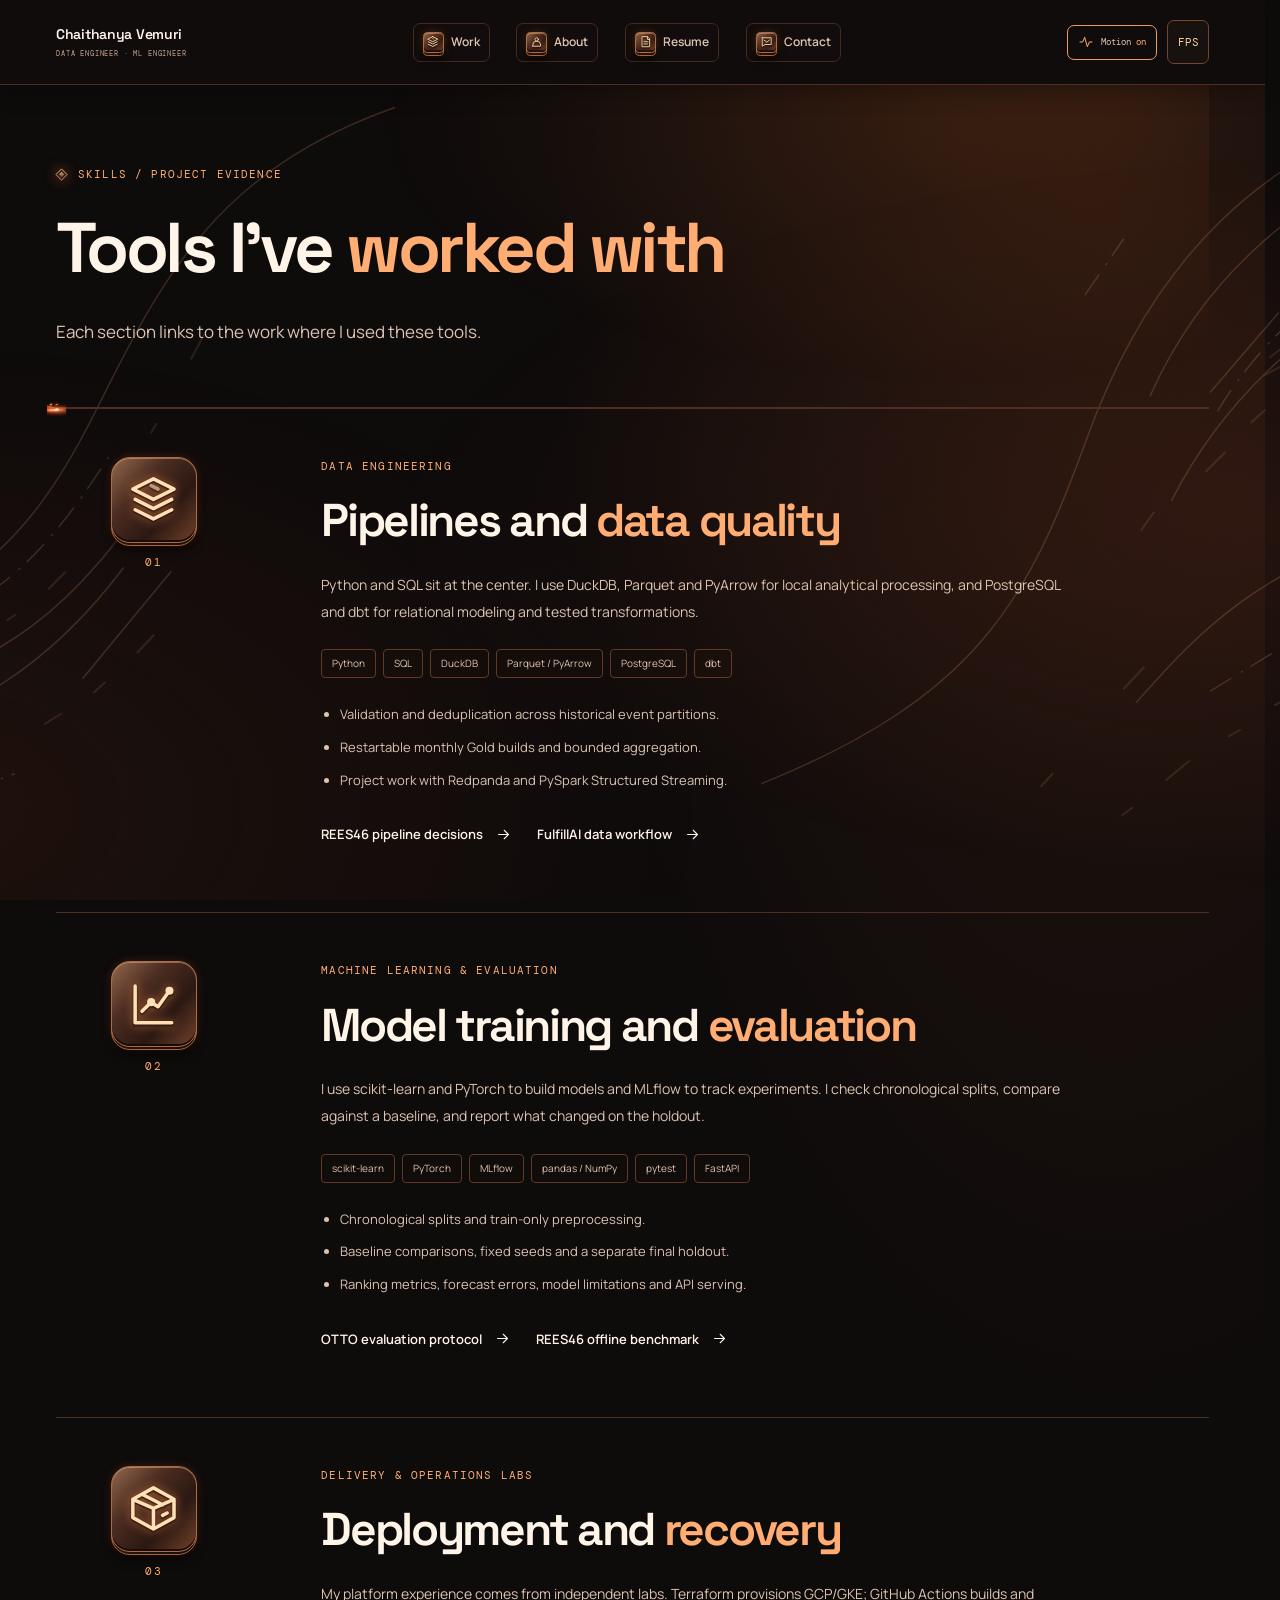
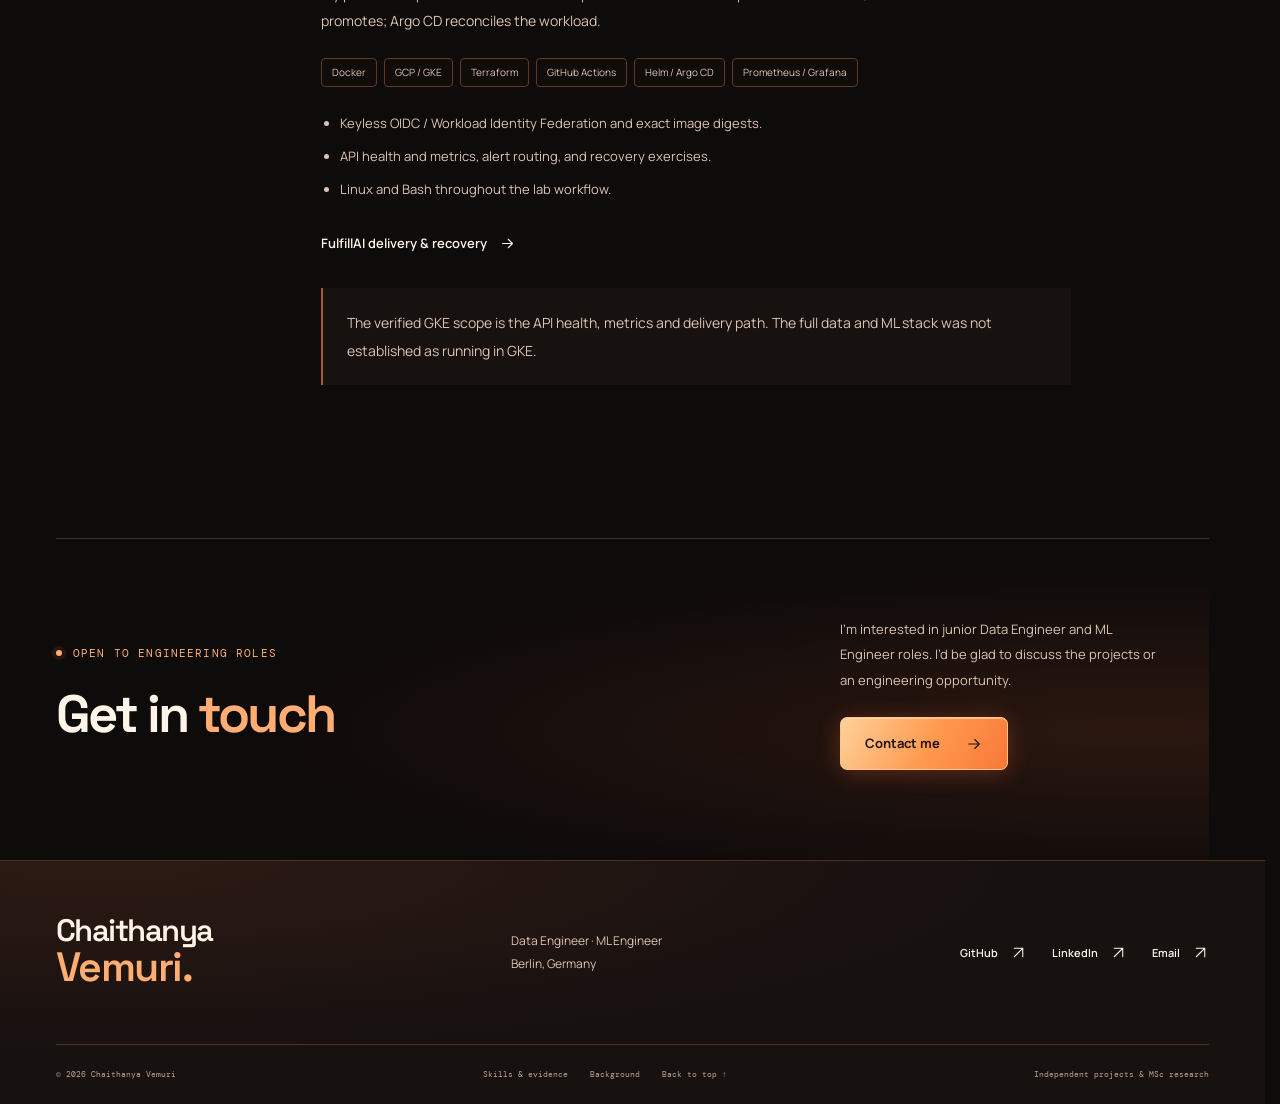
<file: skills/index.html>
<!doctype html>
<html lang="en" data-theme="dark" data-chakra="on"><head><meta charset="utf-8"><meta name="viewport" content="width=device-width, initial-scale=1"><meta name="theme-color" content="#08090c"><meta name="color-scheme" content="dark">
<title>Skills &amp; evidence — Chaithanya Vemuri</title><meta name="description" content="Python, SQL, data pipelines, careful ML evaluation and cloud delivery labs, with direct project evidence."><meta name="robots" content="index,follow"><link rel="canonical" href="https://chaithanyavemuri.xyz/skills/">
<meta property="og:type" content="website"><meta property="og:site_name" content="Chaithanya Vemuri"><meta property="og:title" content="Skills &amp; evidence — Chaithanya Vemuri"><meta property="og:description" content="Python, SQL, data pipelines, careful ML evaluation and cloud delivery labs, with direct project evidence."><meta property="og:url" content="https://chaithanyavemuri.xyz/skills/"><meta property="og:image" content="https://chaithanyavemuri.xyz/assets/chaithanya-vemuri-800.webp"><meta property="og:image:width" content="800"><meta property="og:image:height" content="800"><meta property="og:image:alt" content="Chaithanya Vemuri"><meta name="twitter:card" content="summary"><meta name="twitter:image" content="https://chaithanyavemuri.xyz/assets/chaithanya-vemuri-800.webp">
<script src="/assets/chakra.c9cb20a78dc4.js"></script><link rel="icon" href="/assets/chaithanya-vemuri-400.webp" type="image/webp"><link rel="preload" href="/assets/fonts/manrope-variable.woff2" as="font" type="font/woff2" crossorigin><link rel="preload" href="/assets/fonts/space-grotesk-variable.woff2" as="font" type="font/woff2" crossorigin><link rel="stylesheet" href="/assets/site.a04ff1b84bfb.css"><link rel="stylesheet" href="/assets/shinobi.434edd1d5ae1.css"><link rel="stylesheet" href="/assets/cinema.79971e200ddc.css"><link rel="stylesheet" href="/assets/ember.f93e2fb675f1.css"><script src="/assets/site.2c8791774269.js" defer></script><script src="/assets/ember.3b71f5bba5a2.js" defer></script><script type="application/ld+json">{"@context": "https://schema.org", "@type": "Person", "name": "Chaithanya Vemuri", "url": "https://chaithanyavemuri.xyz", "image": "https://chaithanyavemuri.xyz/assets/chaithanya-vemuri-800.webp", "email": "chaithanyavemuri28@gmail.com", "sameAs": ["https://github.com/nikchey29", "https://www.linkedin.com/in/chaithanya-vemuri-141897264/"], "jobTitle": "Data Engineer · ML Engineer", "homeLocation": {"@type": "Place", "name": "Berlin, Germany"}}</script>
</head><body class="" id="top"><div class="chakra-atmosphere" aria-hidden="true"><svg viewBox="0 0 1200 720" preserveAspectRatio="xMidYMid slice" fill="none" stroke="currentColor">
    <g class="current-trails" stroke-width="1.1">
    <path d="M-62 498C61 491 116 426 165 328S258 137 404 86m-451 475C92 542 153 480 217 382M-33 591c96-13 164-63 220-137m-203 168 88-30m82-49 71-86M1266 77C1091 109 1004 222 957 352s-89 206-260 275m530-505C1123 153 1047 229 1008 317m238-128-77 27m-58 34-55 64m168-94c-91 31-163 109-199 181M1223 419c-129 30-184 96-226 143m241-96-123 85"/>
    <path d="M-27 510c102-11 148-61 203-146m886-35c48-79 116-122 185-140M26 647l74-28m956-66 54-33M956 236l31-45" stroke-dasharray="20 9 2 7"/>
    </g>
    <g class="current-sparks" stroke-linecap="round">
    <path d="M17 526l11-3m27-8 19-8m20-11 6-4m27-21 13-13m39-58 9-16m21-38 4-7m28-52 10-19m-229 354 19-5m36-13 9-4m38-21 13-8m26-17 9-8m26-24 13-14m941-243 8-8m-60 43 20-11m-31 49 11-10m-47 49 15-15m36-76 15-12m-118 150 10-14m97 154 19-10m-56 35 9-5m-59 40 18-15m-53 43 8-6m-7-95 16-17m-82 95 9-10" stroke-width="1.6"/>
    </g></svg></div><div class="portfolio-content"><a class="skip-link" href="#main">Skip to content</a><header class="site-header" data-ember="bottom"><div class="container header-inner">
    <a class="brand" href="/" aria-label="Chaithanya Vemuri home"><span class="brand-name">Chaithanya Vemuri<span>DATA ENGINEER · ML ENGINEER</span></span><span class="brand-short" aria-hidden="true">CV</span></a>
    <nav id="navigation" class="navigation" aria-label="Main navigation"><a href="/projects/" data-ember="control"><span class="forge-mark nav-mark" aria-hidden="true"><span class="forge-face" data-ember="detail"><span class="ember-edge" aria-hidden="true"></span></span><svg class="forge-depth" viewBox="0 0 24 24" fill="none" stroke="currentColor" stroke-width="1.55" stroke-linecap="round" stroke-linejoin="round"><path d="m12 3 9 4.5-9 4.5-9-4.5L12 3Zm-8 9 8 4 8-4M4 16.5l8 4 8-4"/><path d="m11 6 3 1.5" opacity=".63"/></svg><svg class="forge-glyph" viewBox="0 0 24 24" fill="none" stroke="currentColor" stroke-width="1.55" stroke-linecap="round" stroke-linejoin="round"><path d="m12 3 9 4.5-9 4.5-9-4.5L12 3Zm-8 9 8 4 8-4M4 16.5l8 4 8-4"/><path d="m11 6 3 1.5" opacity=".63"/></svg></span><span>Work</span><span class="ember-edge" aria-hidden="true"></span></a><a href="/about/" data-ember="control"><span class="forge-mark nav-mark" aria-hidden="true"><span class="forge-face" data-ember="detail"><span class="ember-edge" aria-hidden="true"></span></span><svg class="forge-depth" viewBox="0 0 24 24" fill="none" stroke="currentColor" stroke-width="1.55" stroke-linecap="round" stroke-linejoin="round"><circle cx="12" cy="8" r="3"/><path d="M5 20v-2a7 7 0 0 1 14 0v2H5Z"/></svg><svg class="forge-glyph" viewBox="0 0 24 24" fill="none" stroke="currentColor" stroke-width="1.55" stroke-linecap="round" stroke-linejoin="round"><circle cx="12" cy="8" r="3"/><path d="M5 20v-2a7 7 0 0 1 14 0v2H5Z"/></svg></span><span>About</span><span class="ember-edge" aria-hidden="true"></span></a><a href="/resume/" data-ember="control"><span class="forge-mark nav-mark" aria-hidden="true"><span class="forge-face" data-ember="detail"><span class="ember-edge" aria-hidden="true"></span></span><svg class="forge-depth" viewBox="0 0 24 24" fill="none" stroke="currentColor" stroke-width="1.55" stroke-linecap="round" stroke-linejoin="round"><path d="M6 3h9l4 4v14H6zM15 3v5h4M9 12h7m-7 4h6"/></svg><svg class="forge-glyph" viewBox="0 0 24 24" fill="none" stroke="currentColor" stroke-width="1.55" stroke-linecap="round" stroke-linejoin="round"><path d="M6 3h9l4 4v14H6zM15 3v5h4M9 12h7m-7 4h6"/></svg></span><span>Resume</span><span class="ember-edge" aria-hidden="true"></span></a><a href="/contact/" data-ember="control"><span class="forge-mark nav-mark" aria-hidden="true"><span class="forge-face" data-ember="detail"><span class="ember-edge" aria-hidden="true"></span></span><svg class="forge-depth" viewBox="0 0 24 24" fill="none" stroke="currentColor" stroke-width="1.55" stroke-linecap="round" stroke-linejoin="round"><path d="M4 5h16v12H9l-5 3V5Zm3 4 5 4 5-4"/></svg><svg class="forge-glyph" viewBox="0 0 24 24" fill="none" stroke="currentColor" stroke-width="1.55" stroke-linecap="round" stroke-linejoin="round"><path d="M4 5h16v12H9l-5 3V5Zm3 4 5 4 5-4"/></svg></span><span>Contact</span><span class="ember-edge" aria-hidden="true"></span></a></nav>
    <div class="header-tools"><button class="motion-toggle" type="button" aria-label="Pause animations" aria-pressed="true" data-ember="control"><svg class="icon " viewBox="0 0 24 24" fill="none" stroke="currentColor" stroke-width="1.5" stroke-linecap="round" stroke-linejoin="round" aria-hidden="true"><path d="M3 12h4l3-7 4 14 3-7h4"/></svg><span class="motion-label">Motion <span class="motion-state">on</span></span><span class="ember-edge" aria-hidden="true"></span></button><details class="frame-settings"><summary aria-label="Transition frame rate" data-ember="control">FPS<span class="ember-edge" aria-hidden="true"></span></summary>
    <div class="frame-popover" data-ember="frame"><p>Transition frame rate</p><div class="frame-options" role="group" aria-label="Frame rate limit"><button type="button" data-frame-choice="auto" aria-pressed="true" data-ember="control">Auto<span class="ember-edge" aria-hidden="true"></span></button><button type="button" data-frame-choice="60" aria-pressed="false" data-ember="control">60 fps<span class="ember-edge" aria-hidden="true"></span></button><button type="button" data-frame-choice="120" aria-pressed="false" data-ember="control">120 fps<span class="ember-edge" aria-hidden="true"></span></button></div>
    <p class="frame-feedback" role="status">Auto follows your browser’s refresh rate.</p><span class="ember-edge" aria-hidden="true"></span></div></details><button class="menu-toggle" type="button" aria-controls="navigation" aria-expanded="false" data-ember="control"><span>Menu</span><span class="menu-lines" aria-hidden="true"></span><span class="ember-edge" aria-hidden="true"></span></button></div>
    </div><div class="reading-progress" aria-hidden="true"></div><span class="ember-edge" aria-hidden="true"></span></header><main id="main" tabindex="-1"><section class="page-intro container" data-ember="bottom"><p class="eyebrow"><span class="section-notch" aria-hidden="true"></span>SKILLS / PROJECT EVIDENCE</p><h1>Tools I’ve <em>worked with</em></h1><p class="lead">Each section links to the work where I used these tools.</p><span class="ember-edge" aria-hidden="true"></span></section><section class="container skill-sections"><article id="data" class="skill-section" data-reveal data-ember="top"><div class="skill-marker"><span class="forge-mark skill-mark" aria-hidden="true"><span class="forge-face" data-ember="detail"><span class="ember-edge" aria-hidden="true"></span></span><svg class="forge-depth" viewBox="0 0 24 24" fill="none" stroke="currentColor" stroke-width="1.55" stroke-linecap="round" stroke-linejoin="round"><path d="m12 3 9 4.5-9 4.5-9-4.5L12 3Zm-8 9 8 4 8-4M4 16.5l8 4 8-4"/><path d="m11 6 3 1.5" opacity=".63"/></svg><svg class="forge-glyph" viewBox="0 0 24 24" fill="none" stroke="currentColor" stroke-width="1.55" stroke-linecap="round" stroke-linejoin="round"><path d="m12 3 9 4.5-9 4.5-9-4.5L12 3Zm-8 9 8 4 8-4M4 16.5l8 4 8-4"/><path d="m11 6 3 1.5" opacity=".63"/></svg></span><span class="skill-number" aria-hidden="true">01</span></div><div><p class="eyebrow">DATA ENGINEERING</p><h2>Pipelines and <em>data quality</em></h2><p>Python and SQL sit at the center. I use DuckDB, Parquet and PyArrow for local analytical processing, and PostgreSQL and dbt for relational modeling and tested transformations.</p><ul class="chips" aria-label="Project tools"><li data-ember="detail">Python<span class="ember-edge" aria-hidden="true"></span></li><li data-ember="detail">SQL<span class="ember-edge" aria-hidden="true"></span></li><li data-ember="detail">DuckDB<span class="ember-edge" aria-hidden="true"></span></li><li data-ember="detail">Parquet / PyArrow<span class="ember-edge" aria-hidden="true"></span></li><li data-ember="detail">PostgreSQL<span class="ember-edge" aria-hidden="true"></span></li><li data-ember="detail">dbt<span class="ember-edge" aria-hidden="true"></span></li></ul><ul class="detail-list"><li>Validation and deduplication across historical event partitions.</li><li>Restartable monthly Gold builds and bounded aggregation.</li><li>Project work with Redpanda and PySpark Structured Streaming.</li></ul><a class="text-link" href="/projects/rees46-v2/">REES46 pipeline decisions <svg class="icon " viewBox="0 0 24 24" fill="none" stroke="currentColor" stroke-width="1.5" stroke-linecap="round" stroke-linejoin="round" aria-hidden="true"><path d="M5 12h14M13 6l6 6-6 6"/></svg></a><a class="text-link" href="/projects/fulfillai/">FulfillAI data workflow <svg class="icon " viewBox="0 0 24 24" fill="none" stroke="currentColor" stroke-width="1.5" stroke-linecap="round" stroke-linejoin="round" aria-hidden="true"><path d="M5 12h14M13 6l6 6-6 6"/></svg></a></div><span class="ember-edge" aria-hidden="true"></span></article><article id="evaluation" class="skill-section" data-reveal data-ember="top"><div class="skill-marker"><span class="forge-mark skill-mark" aria-hidden="true"><span class="forge-face" data-ember="detail"><span class="ember-edge" aria-hidden="true"></span></span><svg class="forge-depth" viewBox="0 0 24 24" fill="none" stroke="currentColor" stroke-width="1.55" stroke-linecap="round" stroke-linejoin="round"><path d="M4 4v16h16M7 15l4-4 3 2 5-7"/><circle cx="11" cy="11" r="1"/><circle cx="19" cy="6" r="1"/></svg><svg class="forge-glyph" viewBox="0 0 24 24" fill="none" stroke="currentColor" stroke-width="1.55" stroke-linecap="round" stroke-linejoin="round"><path d="M4 4v16h16M7 15l4-4 3 2 5-7"/><circle cx="11" cy="11" r="1"/><circle cx="19" cy="6" r="1"/></svg></span><span class="skill-number" aria-hidden="true">02</span></div><div><p class="eyebrow">MACHINE LEARNING & EVALUATION</p><h2>Model training and <em>evaluation</em></h2><p>I use scikit-learn and PyTorch to build models and MLflow to track experiments. I check chronological splits, compare against a baseline, and report what changed on the holdout.</p><ul class="chips" aria-label="Project tools"><li data-ember="detail">scikit-learn<span class="ember-edge" aria-hidden="true"></span></li><li data-ember="detail">PyTorch<span class="ember-edge" aria-hidden="true"></span></li><li data-ember="detail">MLflow<span class="ember-edge" aria-hidden="true"></span></li><li data-ember="detail">pandas / NumPy<span class="ember-edge" aria-hidden="true"></span></li><li data-ember="detail">pytest<span class="ember-edge" aria-hidden="true"></span></li><li data-ember="detail">FastAPI<span class="ember-edge" aria-hidden="true"></span></li></ul><ul class="detail-list"><li>Chronological splits and train-only preprocessing.</li><li>Baseline comparisons, fixed seeds and a separate final holdout.</li><li>Ranking metrics, forecast errors, model limitations and API serving.</li></ul><a class="text-link" href="/projects/otto/">OTTO evaluation protocol <svg class="icon " viewBox="0 0 24 24" fill="none" stroke="currentColor" stroke-width="1.5" stroke-linecap="round" stroke-linejoin="round" aria-hidden="true"><path d="M5 12h14M13 6l6 6-6 6"/></svg></a><a class="text-link" href="/projects/rees46-v2/#evaluation">REES46 offline benchmark <svg class="icon " viewBox="0 0 24 24" fill="none" stroke="currentColor" stroke-width="1.5" stroke-linecap="round" stroke-linejoin="round" aria-hidden="true"><path d="M5 12h14M13 6l6 6-6 6"/></svg></a></div><span class="ember-edge" aria-hidden="true"></span></article><article id="delivery" class="skill-section" data-reveal data-ember="top"><div class="skill-marker"><span class="forge-mark skill-mark" aria-hidden="true"><span class="forge-face" data-ember="detail"><span class="ember-edge" aria-hidden="true"></span></span><svg class="forge-depth" viewBox="0 0 24 24" fill="none" stroke="currentColor" stroke-width="1.55" stroke-linecap="round" stroke-linejoin="round"><path d="M12 3 21 8v8l-9 5-9-5V8l9-5Zm0 9v9M3 8l9 4 9-4M7 5.8l9 4.6"/><path d="m16 15 2-1"/></svg><svg class="forge-glyph" viewBox="0 0 24 24" fill="none" stroke="currentColor" stroke-width="1.55" stroke-linecap="round" stroke-linejoin="round"><path d="M12 3 21 8v8l-9 5-9-5V8l9-5Zm0 9v9M3 8l9 4 9-4M7 5.8l9 4.6"/><path d="m16 15 2-1"/></svg></span><span class="skill-number" aria-hidden="true">03</span></div><div><p class="eyebrow">DELIVERY & OPERATIONS LABS</p><h2>Deployment and <em>recovery</em></h2><p>My platform experience comes from independent labs. Terraform provisions GCP/GKE; GitHub Actions builds and promotes; Argo CD reconciles the workload.</p><ul class="chips" aria-label="Project tools"><li data-ember="detail">Docker<span class="ember-edge" aria-hidden="true"></span></li><li data-ember="detail">GCP / GKE<span class="ember-edge" aria-hidden="true"></span></li><li data-ember="detail">Terraform<span class="ember-edge" aria-hidden="true"></span></li><li data-ember="detail">GitHub Actions<span class="ember-edge" aria-hidden="true"></span></li><li data-ember="detail">Helm / Argo CD<span class="ember-edge" aria-hidden="true"></span></li><li data-ember="detail">Prometheus / Grafana<span class="ember-edge" aria-hidden="true"></span></li></ul><ul class="detail-list"><li>Keyless OIDC / Workload Identity Federation and exact image digests.</li><li>API health and metrics, alert routing, and recovery exercises.</li><li>Linux and Bash throughout the lab workflow.</li></ul><a class="text-link" href="/projects/fulfillai/#delivery">FulfillAI delivery & recovery <svg class="icon " viewBox="0 0 24 24" fill="none" stroke="currentColor" stroke-width="1.5" stroke-linecap="round" stroke-linejoin="round" aria-hidden="true"><path d="M5 12h14M13 6l6 6-6 6"/></svg></a><p class="scope-note" data-ember="left">The verified GKE scope is the API health, metrics and delivery path. The full data and ML stack was not established as running in GKE.<span class="ember-edge" aria-hidden="true"></span></p></div><span class="ember-edge" aria-hidden="true"></span></article></section><section class="contact-band container" data-reveal data-ember="top"><div><p class="eyebrow"><span class="status-dot"></span> OPEN TO ENGINEERING ROLES</p><h2>Get in <em>touch</em></h2></div><div><p>I’m interested in junior Data Engineer and ML Engineer roles. I’d be glad to discuss the projects or an engineering opportunity.</p><a class="button button-primary" href="/contact/" data-ember="control">Contact me <svg class="icon " viewBox="0 0 24 24" fill="none" stroke="currentColor" stroke-width="1.5" stroke-linecap="round" stroke-linejoin="round" aria-hidden="true"><path d="M5 12h14M13 6l6 6-6 6"/></svg><span class="ember-edge" aria-hidden="true"></span></a></div><span class="ember-edge" aria-hidden="true"></span></section></main><footer class="site-footer" data-ember="top"><div class="container"><div class="footer-top"><div class="footer-signature"><a class="footer-wordmark" href="/">Chaithanya<span>Vemuri.</span></a></div><p>Data Engineer · ML Engineer<br>Berlin, Germany</p><div class="footer-links"><a class="text-link" href="https://github.com/nikchey29" target="_blank" rel="noopener noreferrer">GitHub <svg class="icon " viewBox="0 0 24 24" fill="none" stroke="currentColor" stroke-width="1.5" stroke-linecap="round" stroke-linejoin="round" aria-hidden="true"><path d="M6 18 18 6M6 6h12v12"/></svg></a><a class="text-link" href="https://www.linkedin.com/in/chaithanya-vemuri-141897264/" target="_blank" rel="noopener noreferrer">LinkedIn <svg class="icon " viewBox="0 0 24 24" fill="none" stroke="currentColor" stroke-width="1.5" stroke-linecap="round" stroke-linejoin="round" aria-hidden="true"><path d="M6 18 18 6M6 6h12v12"/></svg></a><a class="text-link" href="mailto:chaithanyavemuri28@gmail.com" target="_blank" rel="noopener noreferrer">Email <svg class="icon " viewBox="0 0 24 24" fill="none" stroke="currentColor" stroke-width="1.5" stroke-linecap="round" stroke-linejoin="round" aria-hidden="true"><path d="M6 18 18 6M6 6h12v12"/></svg></a></div></div><div class="footer-bottom" data-ember="top"><span>© 2026 Chaithanya Vemuri</span><div><a href="/skills/">Skills & evidence</a><a href="/background/">Background</a><a href="#top">Back to top ↑</a></div><span>Independent projects & MSc research</span><span class="ember-edge" aria-hidden="true"></span></div></div><span class="ember-edge" aria-hidden="true"></span></footer><div class="cursor-light" aria-hidden="true"><span class="cursor-aura"></span></div><div class="ink-wipe" aria-hidden="true"><span class="cut-light"></span></div><div class="toast" role="status" aria-live="polite" data-ember="frame"><span class="toast-message"></span><span class="ember-edge" aria-hidden="true"></span></div></div></body></html>
</file>
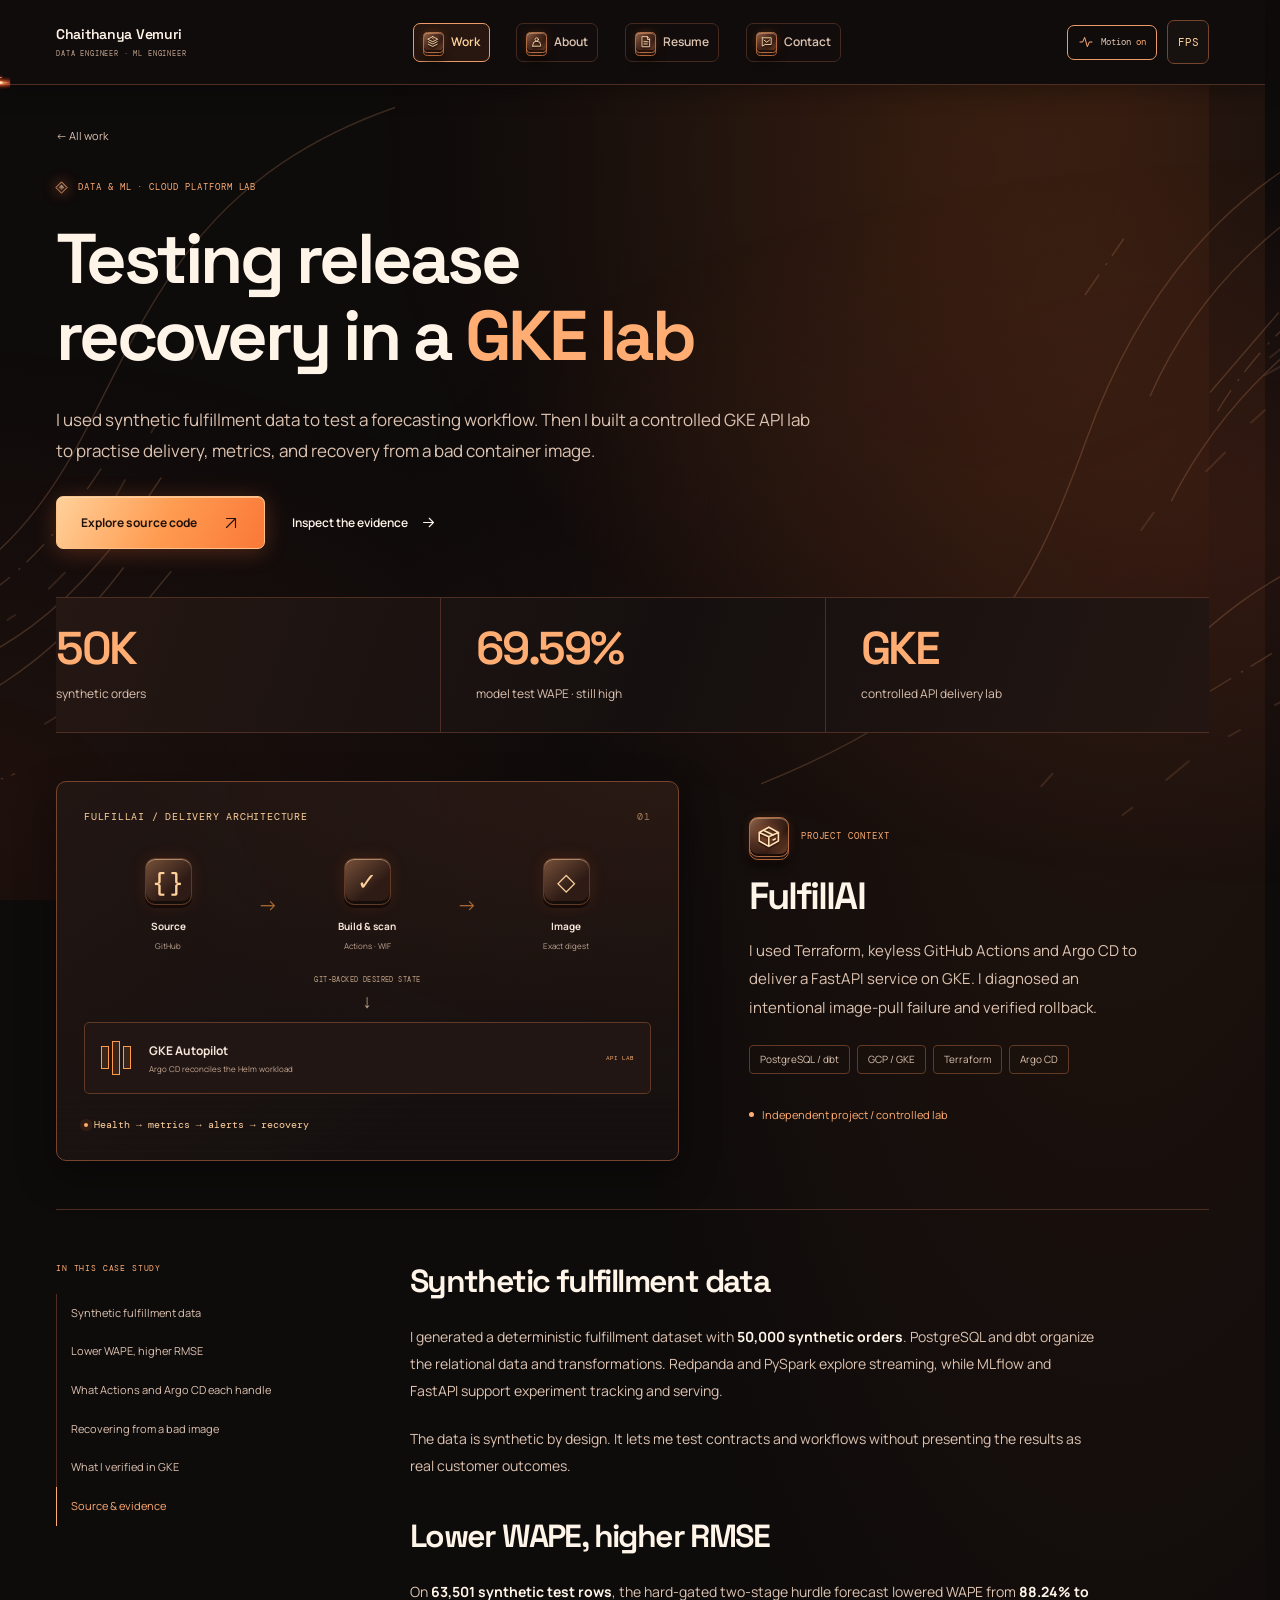
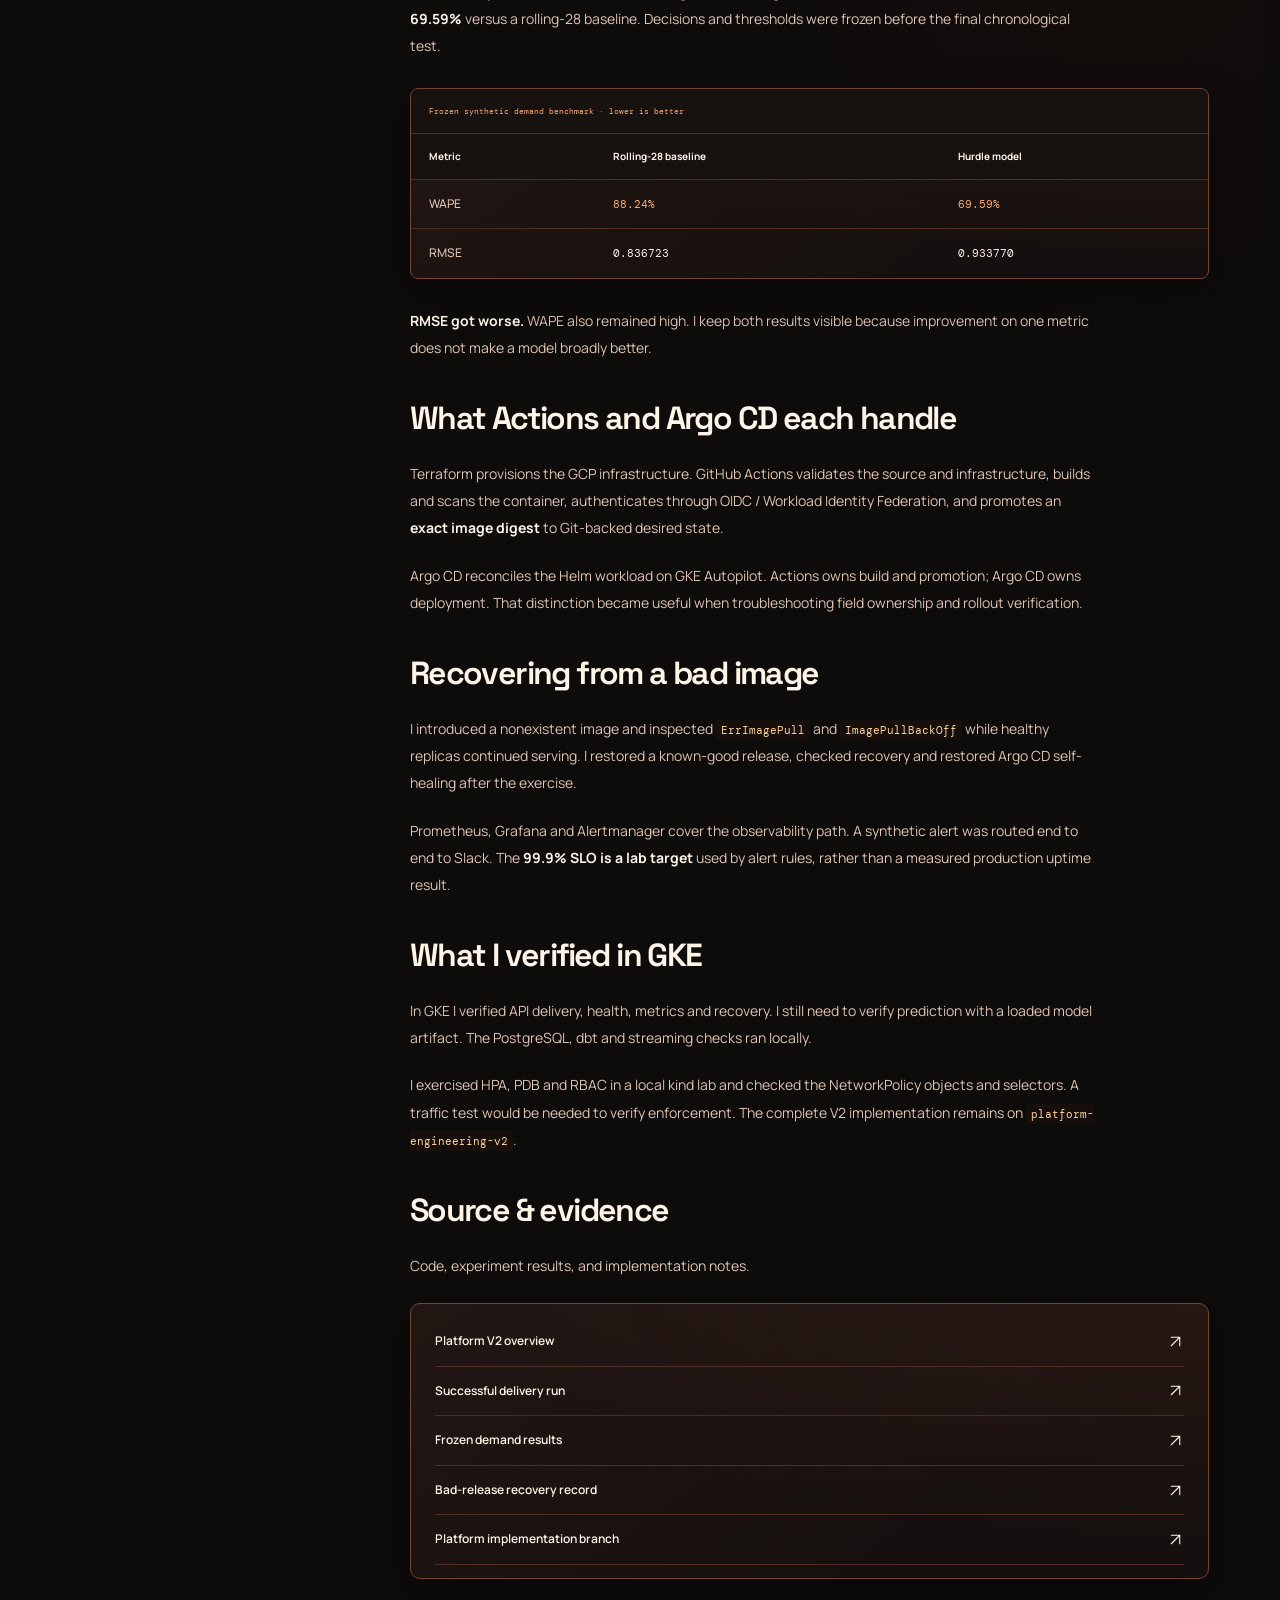
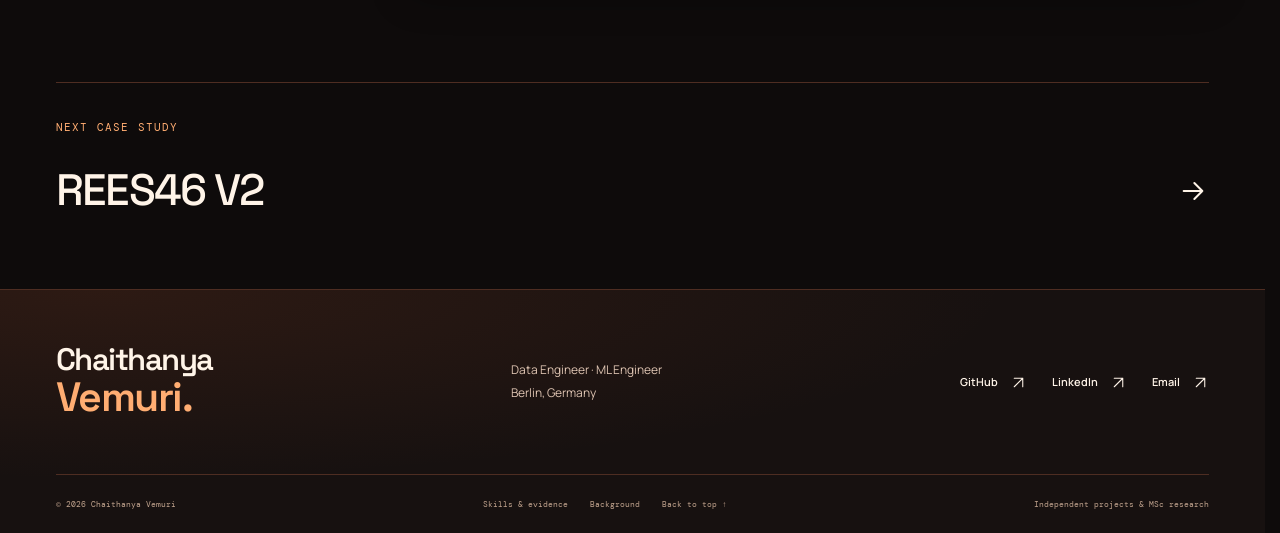
<file: projects/fulfillai/index.html>
<!doctype html>
<html lang="en" data-theme="dark" data-chakra="on"><head><meta charset="utf-8"><meta name="viewport" content="width=device-width, initial-scale=1"><meta name="theme-color" content="#08090c"><meta name="color-scheme" content="dark">
<title>FulfillAI case study — Chaithanya Vemuri</title><meta name="description" content="I used synthetic fulfillment data to test a forecasting workflow. Then I built a controlled GKE API lab to practise delivery, metrics, and recovery from a bad container image."><meta name="robots" content="index,follow"><link rel="canonical" href="https://chaithanyavemuri.xyz/projects/fulfillai/">
<meta property="og:type" content="website"><meta property="og:site_name" content="Chaithanya Vemuri"><meta property="og:title" content="FulfillAI case study — Chaithanya Vemuri"><meta property="og:description" content="I used synthetic fulfillment data to test a forecasting workflow. Then I built a controlled GKE API lab to practise delivery, metrics, and recovery from a bad container image."><meta property="og:url" content="https://chaithanyavemuri.xyz/projects/fulfillai/"><meta property="og:image" content="https://chaithanyavemuri.xyz/assets/chaithanya-vemuri-800.webp"><meta property="og:image:width" content="800"><meta property="og:image:height" content="800"><meta property="og:image:alt" content="Chaithanya Vemuri"><meta name="twitter:card" content="summary"><meta name="twitter:image" content="https://chaithanyavemuri.xyz/assets/chaithanya-vemuri-800.webp">
<script src="/assets/chakra.c9cb20a78dc4.js"></script><link rel="icon" href="/assets/chaithanya-vemuri-400.webp" type="image/webp"><link rel="preload" href="/assets/fonts/manrope-variable.woff2" as="font" type="font/woff2" crossorigin><link rel="preload" href="/assets/fonts/space-grotesk-variable.woff2" as="font" type="font/woff2" crossorigin><link rel="stylesheet" href="/assets/site.a04ff1b84bfb.css"><link rel="stylesheet" href="/assets/shinobi.434edd1d5ae1.css"><link rel="stylesheet" href="/assets/cinema.79971e200ddc.css"><link rel="stylesheet" href="/assets/ember.f93e2fb675f1.css"><script src="/assets/site.2c8791774269.js" defer></script><script src="/assets/ember.3b71f5bba5a2.js" defer></script><script type="application/ld+json">{"@context": "https://schema.org", "@type": "Person", "name": "Chaithanya Vemuri", "url": "https://chaithanyavemuri.xyz", "image": "https://chaithanyavemuri.xyz/assets/chaithanya-vemuri-800.webp", "email": "chaithanyavemuri28@gmail.com", "sameAs": ["https://github.com/nikchey29", "https://www.linkedin.com/in/chaithanya-vemuri-141897264/"], "jobTitle": "Data Engineer · ML Engineer", "homeLocation": {"@type": "Place", "name": "Berlin, Germany"}}</script>
</head><body class="case-page" id="top"><div class="chakra-atmosphere" aria-hidden="true"><svg viewBox="0 0 1200 720" preserveAspectRatio="xMidYMid slice" fill="none" stroke="currentColor">
    <g class="current-trails" stroke-width="1.1">
    <path d="M-62 498C61 491 116 426 165 328S258 137 404 86m-451 475C92 542 153 480 217 382M-33 591c96-13 164-63 220-137m-203 168 88-30m82-49 71-86M1266 77C1091 109 1004 222 957 352s-89 206-260 275m530-505C1123 153 1047 229 1008 317m238-128-77 27m-58 34-55 64m168-94c-91 31-163 109-199 181M1223 419c-129 30-184 96-226 143m241-96-123 85"/>
    <path d="M-27 510c102-11 148-61 203-146m886-35c48-79 116-122 185-140M26 647l74-28m956-66 54-33M956 236l31-45" stroke-dasharray="20 9 2 7"/>
    </g>
    <g class="current-sparks" stroke-linecap="round">
    <path d="M17 526l11-3m27-8 19-8m20-11 6-4m27-21 13-13m39-58 9-16m21-38 4-7m28-52 10-19m-229 354 19-5m36-13 9-4m38-21 13-8m26-17 9-8m26-24 13-14m941-243 8-8m-60 43 20-11m-31 49 11-10m-47 49 15-15m36-76 15-12m-118 150 10-14m97 154 19-10m-56 35 9-5m-59 40 18-15m-53 43 8-6m-7-95 16-17m-82 95 9-10" stroke-width="1.6"/>
    </g></svg></div><div class="portfolio-content"><a class="skip-link" href="#main">Skip to content</a><header class="site-header" data-ember="bottom"><div class="container header-inner">
    <a class="brand" href="/" aria-label="Chaithanya Vemuri home"><span class="brand-name">Chaithanya Vemuri<span>DATA ENGINEER · ML ENGINEER</span></span><span class="brand-short" aria-hidden="true">CV</span></a>
    <nav id="navigation" class="navigation" aria-label="Main navigation"><a href="/projects/" aria-current="location" data-ember="control"><span class="forge-mark nav-mark" aria-hidden="true"><span class="forge-face" data-ember="detail"><span class="ember-edge" aria-hidden="true"></span></span><svg class="forge-depth" viewBox="0 0 24 24" fill="none" stroke="currentColor" stroke-width="1.55" stroke-linecap="round" stroke-linejoin="round"><path d="m12 3 9 4.5-9 4.5-9-4.5L12 3Zm-8 9 8 4 8-4M4 16.5l8 4 8-4"/><path d="m11 6 3 1.5" opacity=".63"/></svg><svg class="forge-glyph" viewBox="0 0 24 24" fill="none" stroke="currentColor" stroke-width="1.55" stroke-linecap="round" stroke-linejoin="round"><path d="m12 3 9 4.5-9 4.5-9-4.5L12 3Zm-8 9 8 4 8-4M4 16.5l8 4 8-4"/><path d="m11 6 3 1.5" opacity=".63"/></svg></span><span>Work</span><span class="ember-edge" aria-hidden="true"></span></a><a href="/about/" data-ember="control"><span class="forge-mark nav-mark" aria-hidden="true"><span class="forge-face" data-ember="detail"><span class="ember-edge" aria-hidden="true"></span></span><svg class="forge-depth" viewBox="0 0 24 24" fill="none" stroke="currentColor" stroke-width="1.55" stroke-linecap="round" stroke-linejoin="round"><circle cx="12" cy="8" r="3"/><path d="M5 20v-2a7 7 0 0 1 14 0v2H5Z"/></svg><svg class="forge-glyph" viewBox="0 0 24 24" fill="none" stroke="currentColor" stroke-width="1.55" stroke-linecap="round" stroke-linejoin="round"><circle cx="12" cy="8" r="3"/><path d="M5 20v-2a7 7 0 0 1 14 0v2H5Z"/></svg></span><span>About</span><span class="ember-edge" aria-hidden="true"></span></a><a href="/resume/" data-ember="control"><span class="forge-mark nav-mark" aria-hidden="true"><span class="forge-face" data-ember="detail"><span class="ember-edge" aria-hidden="true"></span></span><svg class="forge-depth" viewBox="0 0 24 24" fill="none" stroke="currentColor" stroke-width="1.55" stroke-linecap="round" stroke-linejoin="round"><path d="M6 3h9l4 4v14H6zM15 3v5h4M9 12h7m-7 4h6"/></svg><svg class="forge-glyph" viewBox="0 0 24 24" fill="none" stroke="currentColor" stroke-width="1.55" stroke-linecap="round" stroke-linejoin="round"><path d="M6 3h9l4 4v14H6zM15 3v5h4M9 12h7m-7 4h6"/></svg></span><span>Resume</span><span class="ember-edge" aria-hidden="true"></span></a><a href="/contact/" data-ember="control"><span class="forge-mark nav-mark" aria-hidden="true"><span class="forge-face" data-ember="detail"><span class="ember-edge" aria-hidden="true"></span></span><svg class="forge-depth" viewBox="0 0 24 24" fill="none" stroke="currentColor" stroke-width="1.55" stroke-linecap="round" stroke-linejoin="round"><path d="M4 5h16v12H9l-5 3V5Zm3 4 5 4 5-4"/></svg><svg class="forge-glyph" viewBox="0 0 24 24" fill="none" stroke="currentColor" stroke-width="1.55" stroke-linecap="round" stroke-linejoin="round"><path d="M4 5h16v12H9l-5 3V5Zm3 4 5 4 5-4"/></svg></span><span>Contact</span><span class="ember-edge" aria-hidden="true"></span></a></nav>
    <div class="header-tools"><button class="motion-toggle" type="button" aria-label="Pause animations" aria-pressed="true" data-ember="control"><svg class="icon " viewBox="0 0 24 24" fill="none" stroke="currentColor" stroke-width="1.5" stroke-linecap="round" stroke-linejoin="round" aria-hidden="true"><path d="M3 12h4l3-7 4 14 3-7h4"/></svg><span class="motion-label">Motion <span class="motion-state">on</span></span><span class="ember-edge" aria-hidden="true"></span></button><details class="frame-settings"><summary aria-label="Transition frame rate" data-ember="control">FPS<span class="ember-edge" aria-hidden="true"></span></summary>
    <div class="frame-popover" data-ember="frame"><p>Transition frame rate</p><div class="frame-options" role="group" aria-label="Frame rate limit"><button type="button" data-frame-choice="auto" aria-pressed="true" data-ember="control">Auto<span class="ember-edge" aria-hidden="true"></span></button><button type="button" data-frame-choice="60" aria-pressed="false" data-ember="control">60 fps<span class="ember-edge" aria-hidden="true"></span></button><button type="button" data-frame-choice="120" aria-pressed="false" data-ember="control">120 fps<span class="ember-edge" aria-hidden="true"></span></button></div>
    <p class="frame-feedback" role="status">Auto follows your browser’s refresh rate.</p><span class="ember-edge" aria-hidden="true"></span></div></details><button class="menu-toggle" type="button" aria-controls="navigation" aria-expanded="false" data-ember="control"><span>Menu</span><span class="menu-lines" aria-hidden="true"></span><span class="ember-edge" aria-hidden="true"></span></button></div>
    </div><div class="reading-progress" aria-hidden="true"></div><span class="ember-edge" aria-hidden="true"></span></header><main id="main" tabindex="-1"><section class="container case-intro" data-ember="bottom"><a class="back-link" href="/projects/">← All work</a><p class="eyebrow"><span class="section-notch" aria-hidden="true"></span>DATA & ML · CLOUD PLATFORM LAB</p><h1>Testing release recovery in a <em>GKE lab</em></h1><p class="lead">I used synthetic fulfillment data to test a forecasting workflow. Then I built a controlled GKE API lab to practise delivery, metrics, and recovery from a bad container image.</p><div class="case-links"><a class="button button-primary" href="https://github.com/nikchey29/fulfillai/tree/platform-engineering-v2" target="_blank" rel="noopener noreferrer" data-ember="control">Explore source code <svg class="icon " viewBox="0 0 24 24" fill="none" stroke="currentColor" stroke-width="1.5" stroke-linecap="round" stroke-linejoin="round" aria-hidden="true"><path d="M6 18 18 6M6 6h12v12"/></svg><span class="ember-edge" aria-hidden="true"></span></a><a class="text-link" href="#evidence">Inspect the evidence <svg class="icon " viewBox="0 0 24 24" fill="none" stroke="currentColor" stroke-width="1.5" stroke-linecap="round" stroke-linejoin="round" aria-hidden="true"><path d="M5 12h14M13 6l6 6-6 6"/></svg></a></div><div class="case-stats" data-ember="band"><div data-ember="column"><strong>50K</strong><span>synthetic orders</span><span class="ember-edge" aria-hidden="true"></span></div><div data-ember="column"><strong>69.59%</strong><span>model test WAPE · still high</span><span class="ember-edge" aria-hidden="true"></span></div><div data-ember="column"><strong>GKE</strong><span>controlled API delivery lab</span><span class="ember-edge" aria-hidden="true"></span></div><span class="ember-edge" aria-hidden="true"></span></div><span class="ember-edge" aria-hidden="true"></span></section><section class="container case-feature" data-ember="bottom"><div class="technical-art art-fulfill" data-ember="frame"><div class="art-head"><span>FULFILLAI / DELIVERY ARCHITECTURE</span><span>01</span></div><div class="deploy-flow"><div class="deploy-node"><span class="node-icon" data-ember="detail">{ }<span class="ember-edge" aria-hidden="true"></span></span><strong>Source</strong><span>GitHub</span></div><span class="flow-arrow">→</span><div class="deploy-node"><span class="node-icon" data-ember="detail">✓<span class="ember-edge" aria-hidden="true"></span></span><strong>Build & scan</strong><span>Actions · WIF</span></div><span class="flow-arrow">→</span><div class="deploy-node"><span class="node-icon" data-ember="detail">◇<span class="ember-edge" aria-hidden="true"></span></span><strong>Image</strong><span>Exact digest</span></div></div><div class="gitops-bridge"><span>GIT-BACKED DESIRED STATE</span><span>↓</span></div><div class="runtime-box" data-ember="detail"><div class="runtime-symbol" aria-hidden="true"><span></span><span></span><span></span></div><div><strong>GKE Autopilot</strong><span>Argo CD reconciles the Helm workload</span></div><span class="runtime-label">API LAB</span><span class="ember-edge" aria-hidden="true"></span></div><div class="art-foot"><span class="tiny-dot"></span> Health → metrics → alerts → recovery</div><span class="ember-edge" aria-hidden="true"></span></div><div class="case-summary"><div class="case-badge"><span class="forge-mark project-mark" aria-hidden="true"><span class="forge-face" data-ember="detail"><span class="ember-edge" aria-hidden="true"></span></span><svg class="forge-depth" viewBox="0 0 24 24" fill="none" stroke="currentColor" stroke-width="1.55" stroke-linecap="round" stroke-linejoin="round"><path d="M12 3 21 8v8l-9 5-9-5V8l9-5Zm0 9v9M3 8l9 4 9-4M7 5.8l9 4.6"/><path d="m16 15 2-1"/></svg><svg class="forge-glyph" viewBox="0 0 24 24" fill="none" stroke="currentColor" stroke-width="1.55" stroke-linecap="round" stroke-linejoin="round"><path d="M12 3 21 8v8l-9 5-9-5V8l9-5Zm0 9v9M3 8l9 4 9-4M7 5.8l9 4.6"/><path d="m16 15 2-1"/></svg></span><span class="eyebrow">PROJECT CONTEXT</span></div><h2>FulfillAI</h2><p>I used Terraform, keyless GitHub Actions and Argo CD to deliver a FastAPI service on GKE. I diagnosed an intentional image-pull failure and verified rollback.</p><ul class="chips" aria-label="Project tools"><li data-ember="detail">PostgreSQL / dbt<span class="ember-edge" aria-hidden="true"></span></li><li data-ember="detail">GCP / GKE<span class="ember-edge" aria-hidden="true"></span></li><li data-ember="detail">Terraform<span class="ember-edge" aria-hidden="true"></span></li><li data-ember="detail">Argo CD<span class="ember-edge" aria-hidden="true"></span></li></ul><span class="scope-chip">Independent project / controlled lab</span></div><span class="ember-edge" aria-hidden="true"></span></section><div class="container case-body"><aside class="case-toc"><p class="eyebrow">IN THIS CASE STUDY</p><a href="#data" data-ember="column">Synthetic fulfillment data<span class="ember-edge" aria-hidden="true"></span></a><a href="#evaluation" data-ember="column">Lower WAPE, higher RMSE<span class="ember-edge" aria-hidden="true"></span></a><a href="#delivery" data-ember="column">What Actions and Argo CD each handle<span class="ember-edge" aria-hidden="true"></span></a><a href="#recovery" data-ember="column">Recovering from a bad image<span class="ember-edge" aria-hidden="true"></span></a><a href="#limits" data-ember="column">What I verified in GKE<span class="ember-edge" aria-hidden="true"></span></a><a href="#evidence" data-ember="column">Source & evidence<span class="ember-edge" aria-hidden="true"></span></a></aside><article class="prose case-prose"><section id="data"><h2>Synthetic fulfillment data</h2><p>I generated a deterministic fulfillment dataset with <strong>50,000 synthetic orders</strong>. PostgreSQL and dbt organize the relational data and transformations. Redpanda and PySpark explore streaming, while MLflow and FastAPI support experiment tracking and serving.</p><p>The data is synthetic by design. It lets me test contracts and workflows without presenting the results as real customer outcomes.</p></section><section id="evaluation"><h2>Lower WAPE, higher RMSE</h2><p>On <strong>63,501 synthetic test rows</strong>, the hard-gated two-stage hurdle forecast lowered WAPE from <strong>88.24% to 69.59%</strong> versus a rolling-28 baseline. Decisions and thresholds were frozen before the final chronological test.</p><div class="table-frame" data-ember="frame"><div class="table-wrap" tabindex="0" role="region" aria-label="Frozen synthetic demand benchmark · lower is better"><table><caption>Frozen synthetic demand benchmark · lower is better</caption><thead><tr><th scope="col">Metric</th><th scope="col">Rolling-28 baseline</th><th scope="col">Hurdle model</th></tr></thead><tbody><tr><th scope="row">WAPE</th><td>88.24%</td><td>69.59%</td></tr><tr><th scope="row">RMSE</th><td>0.836723</td><td>0.933770</td></tr></tbody></table></div><span class="ember-edge" aria-hidden="true"></span></div><p><strong>RMSE got worse.</strong> WAPE also remained high. I keep both results visible because improvement on one metric does not make a model broadly better.</p></section><section id="delivery"><h2>What Actions and Argo CD each handle</h2><p>Terraform provisions the GCP infrastructure. GitHub Actions validates the source and infrastructure, builds and scans the container, authenticates through OIDC / Workload Identity Federation, and promotes an <strong>exact image digest</strong> to Git-backed desired state.</p><p>Argo CD reconciles the Helm workload on GKE Autopilot. Actions owns build and promotion; Argo CD owns deployment. That distinction became useful when troubleshooting field ownership and rollout verification.</p></section><section id="recovery"><h2>Recovering from a bad image</h2><p>I introduced a nonexistent image and inspected <code>ErrImagePull</code> and <code>ImagePullBackOff</code> while healthy replicas continued serving. I restored a known-good release, checked recovery and restored Argo CD self-healing after the exercise.</p><p>Prometheus, Grafana and Alertmanager cover the observability path. A synthetic alert was routed end to end to Slack. The <strong>99.9% SLO is a lab target</strong> used by alert rules, rather than a measured production uptime result.</p></section><section id="limits"><h2>What I verified in GKE</h2><p>In GKE I verified API delivery, health, metrics and recovery. I still need to verify prediction with a loaded model artifact. The PostgreSQL, dbt and streaming checks ran locally.</p><p>I exercised HPA, PDB and RBAC in a local kind lab and checked the NetworkPolicy objects and selectors. A traffic test would be needed to verify enforcement. The complete V2 implementation remains on <code>platform-engineering-v2</code>.</p></section><section id="evidence"><h2>Source & evidence</h2><p>Code, experiment results, and implementation notes.</p><div class="source-links" data-ember="frame"><a class="text-link" href="https://github.com/nikchey29/fulfillai/blob/platform-engineering-v2/docs/cloudops/V2_OVERVIEW.md" target="_blank" rel="noopener noreferrer" data-ember="bottom">Platform V2 overview <svg class="icon " viewBox="0 0 24 24" fill="none" stroke="currentColor" stroke-width="1.5" stroke-linecap="round" stroke-linejoin="round" aria-hidden="true"><path d="M6 18 18 6M6 6h12v12"/></svg><span class="ember-edge" aria-hidden="true"></span></a><a class="text-link" href="https://github.com/nikchey29/fulfillai/actions/runs/37233814366" target="_blank" rel="noopener noreferrer" data-ember="bottom">Successful delivery run <svg class="icon " viewBox="0 0 24 24" fill="none" stroke="currentColor" stroke-width="1.5" stroke-linecap="round" stroke-linejoin="round" aria-hidden="true"><path d="M6 18 18 6M6 6h12v12"/></svg><span class="ember-edge" aria-hidden="true"></span></a><a class="text-link" href="https://github.com/nikchey29/fulfillai/blob/platform-engineering-v2/results/frozen_metrics_v1.0.0.json" target="_blank" rel="noopener noreferrer" data-ember="bottom">Frozen demand results <svg class="icon " viewBox="0 0 24 24" fill="none" stroke="currentColor" stroke-width="1.5" stroke-linecap="round" stroke-linejoin="round" aria-hidden="true"><path d="M6 18 18 6M6 6h12v12"/></svg><span class="ember-edge" aria-hidden="true"></span></a><a class="text-link" href="https://github.com/nikchey29/fulfillai/blob/platform-engineering-v2/incidents/INC-002-bad-release.md" target="_blank" rel="noopener noreferrer" data-ember="bottom">Bad-release recovery record <svg class="icon " viewBox="0 0 24 24" fill="none" stroke="currentColor" stroke-width="1.5" stroke-linecap="round" stroke-linejoin="round" aria-hidden="true"><path d="M6 18 18 6M6 6h12v12"/></svg><span class="ember-edge" aria-hidden="true"></span></a><a class="text-link" href="https://github.com/nikchey29/fulfillai/tree/platform-engineering-v2" target="_blank" rel="noopener noreferrer" data-ember="bottom">Platform implementation branch <svg class="icon " viewBox="0 0 24 24" fill="none" stroke="currentColor" stroke-width="1.5" stroke-linecap="round" stroke-linejoin="round" aria-hidden="true"><path d="M6 18 18 6M6 6h12v12"/></svg><span class="ember-edge" aria-hidden="true"></span></a><span class="ember-edge" aria-hidden="true"></span></div></section></article></div><section class="container next-project" data-ember="top"><span class="eyebrow">NEXT CASE STUDY</span><a class="text-link" href="/projects/rees46-v2/">REES46 V2 <svg class="icon " viewBox="0 0 24 24" fill="none" stroke="currentColor" stroke-width="1.5" stroke-linecap="round" stroke-linejoin="round" aria-hidden="true"><path d="M5 12h14M13 6l6 6-6 6"/></svg></a><span class="ember-edge" aria-hidden="true"></span></section></main><footer class="site-footer" data-ember="top"><div class="container"><div class="footer-top"><div class="footer-signature"><a class="footer-wordmark" href="/">Chaithanya<span>Vemuri.</span></a></div><p>Data Engineer · ML Engineer<br>Berlin, Germany</p><div class="footer-links"><a class="text-link" href="https://github.com/nikchey29" target="_blank" rel="noopener noreferrer">GitHub <svg class="icon " viewBox="0 0 24 24" fill="none" stroke="currentColor" stroke-width="1.5" stroke-linecap="round" stroke-linejoin="round" aria-hidden="true"><path d="M6 18 18 6M6 6h12v12"/></svg></a><a class="text-link" href="https://www.linkedin.com/in/chaithanya-vemuri-141897264/" target="_blank" rel="noopener noreferrer">LinkedIn <svg class="icon " viewBox="0 0 24 24" fill="none" stroke="currentColor" stroke-width="1.5" stroke-linecap="round" stroke-linejoin="round" aria-hidden="true"><path d="M6 18 18 6M6 6h12v12"/></svg></a><a class="text-link" href="mailto:chaithanyavemuri28@gmail.com" target="_blank" rel="noopener noreferrer">Email <svg class="icon " viewBox="0 0 24 24" fill="none" stroke="currentColor" stroke-width="1.5" stroke-linecap="round" stroke-linejoin="round" aria-hidden="true"><path d="M6 18 18 6M6 6h12v12"/></svg></a></div></div><div class="footer-bottom" data-ember="top"><span>© 2026 Chaithanya Vemuri</span><div><a href="/skills/">Skills & evidence</a><a href="/background/">Background</a><a href="#top">Back to top ↑</a></div><span>Independent projects & MSc research</span><span class="ember-edge" aria-hidden="true"></span></div></div><span class="ember-edge" aria-hidden="true"></span></footer><div class="cursor-light" aria-hidden="true"><span class="cursor-aura"></span></div><div class="ink-wipe" aria-hidden="true"><span class="cut-light"></span></div><div class="toast" role="status" aria-live="polite" data-ember="frame"><span class="toast-message"></span><span class="ember-edge" aria-hidden="true"></span></div></div></body></html>
</file>
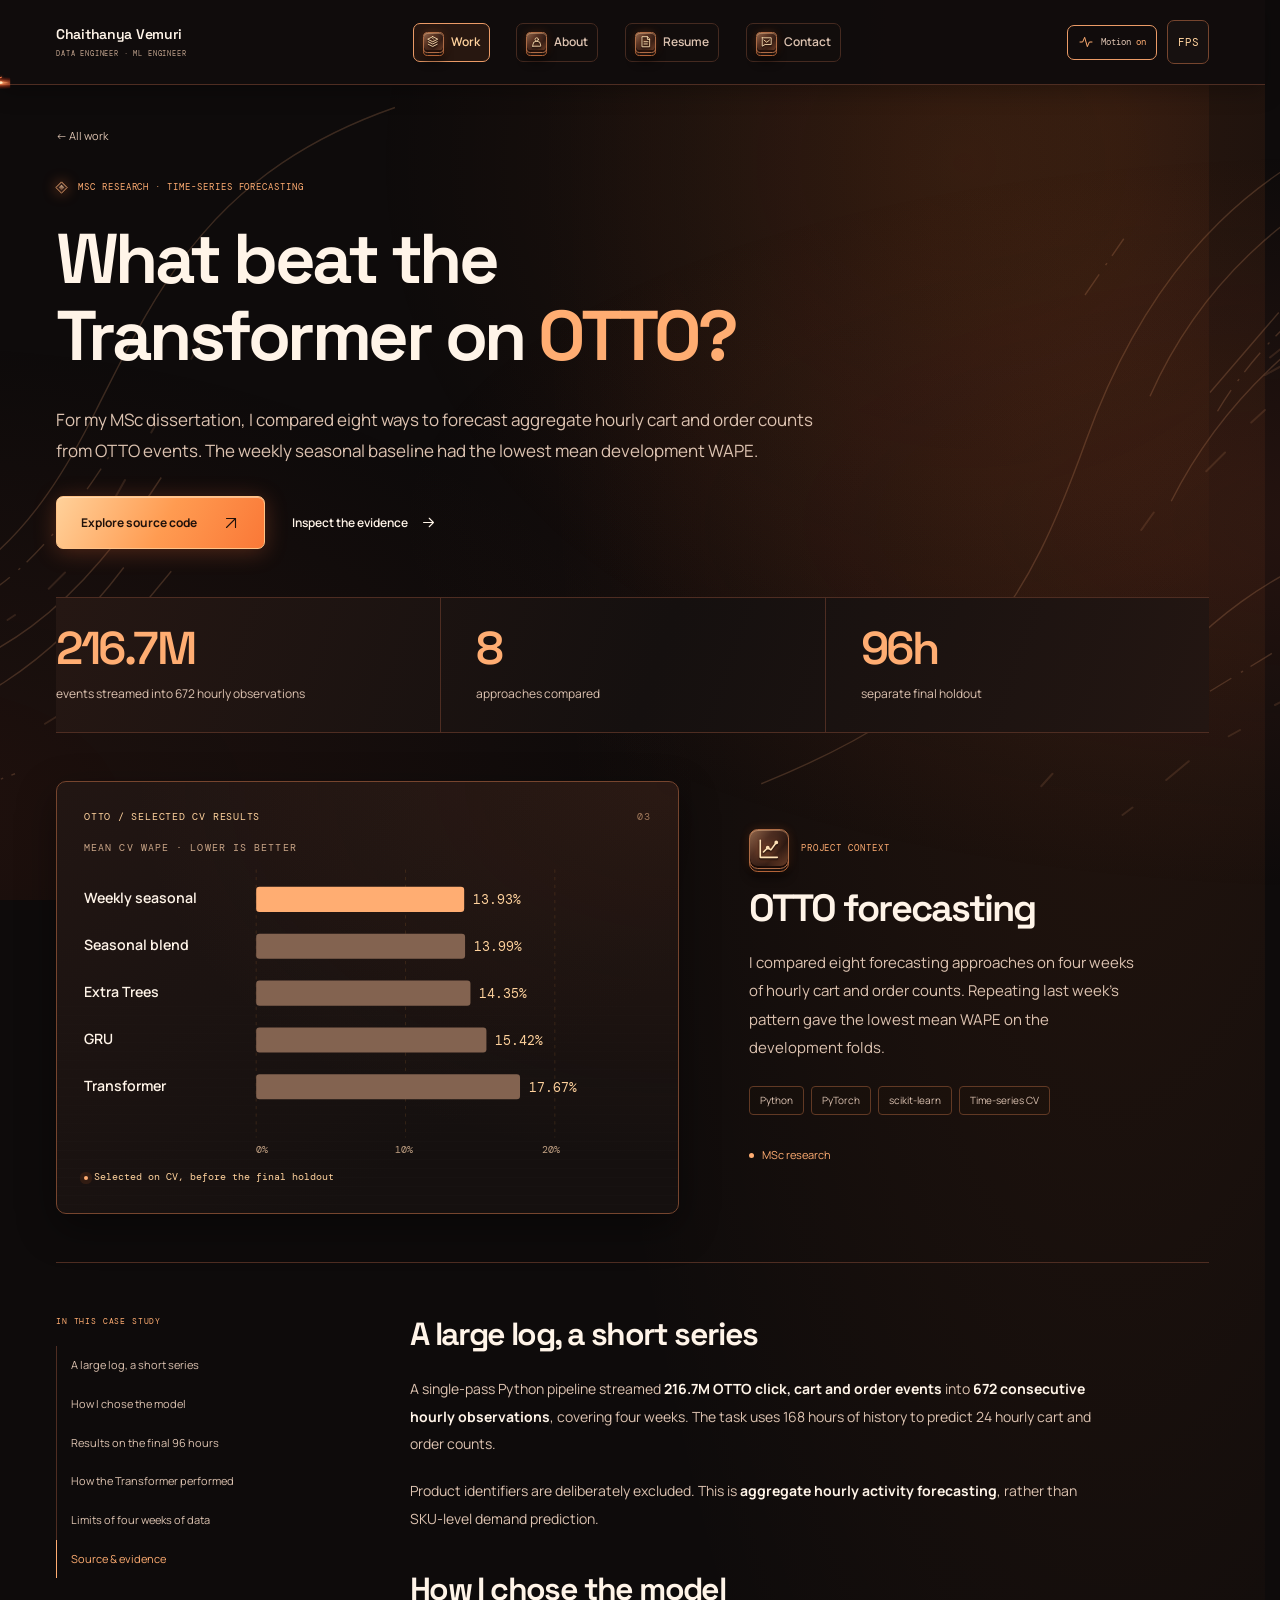
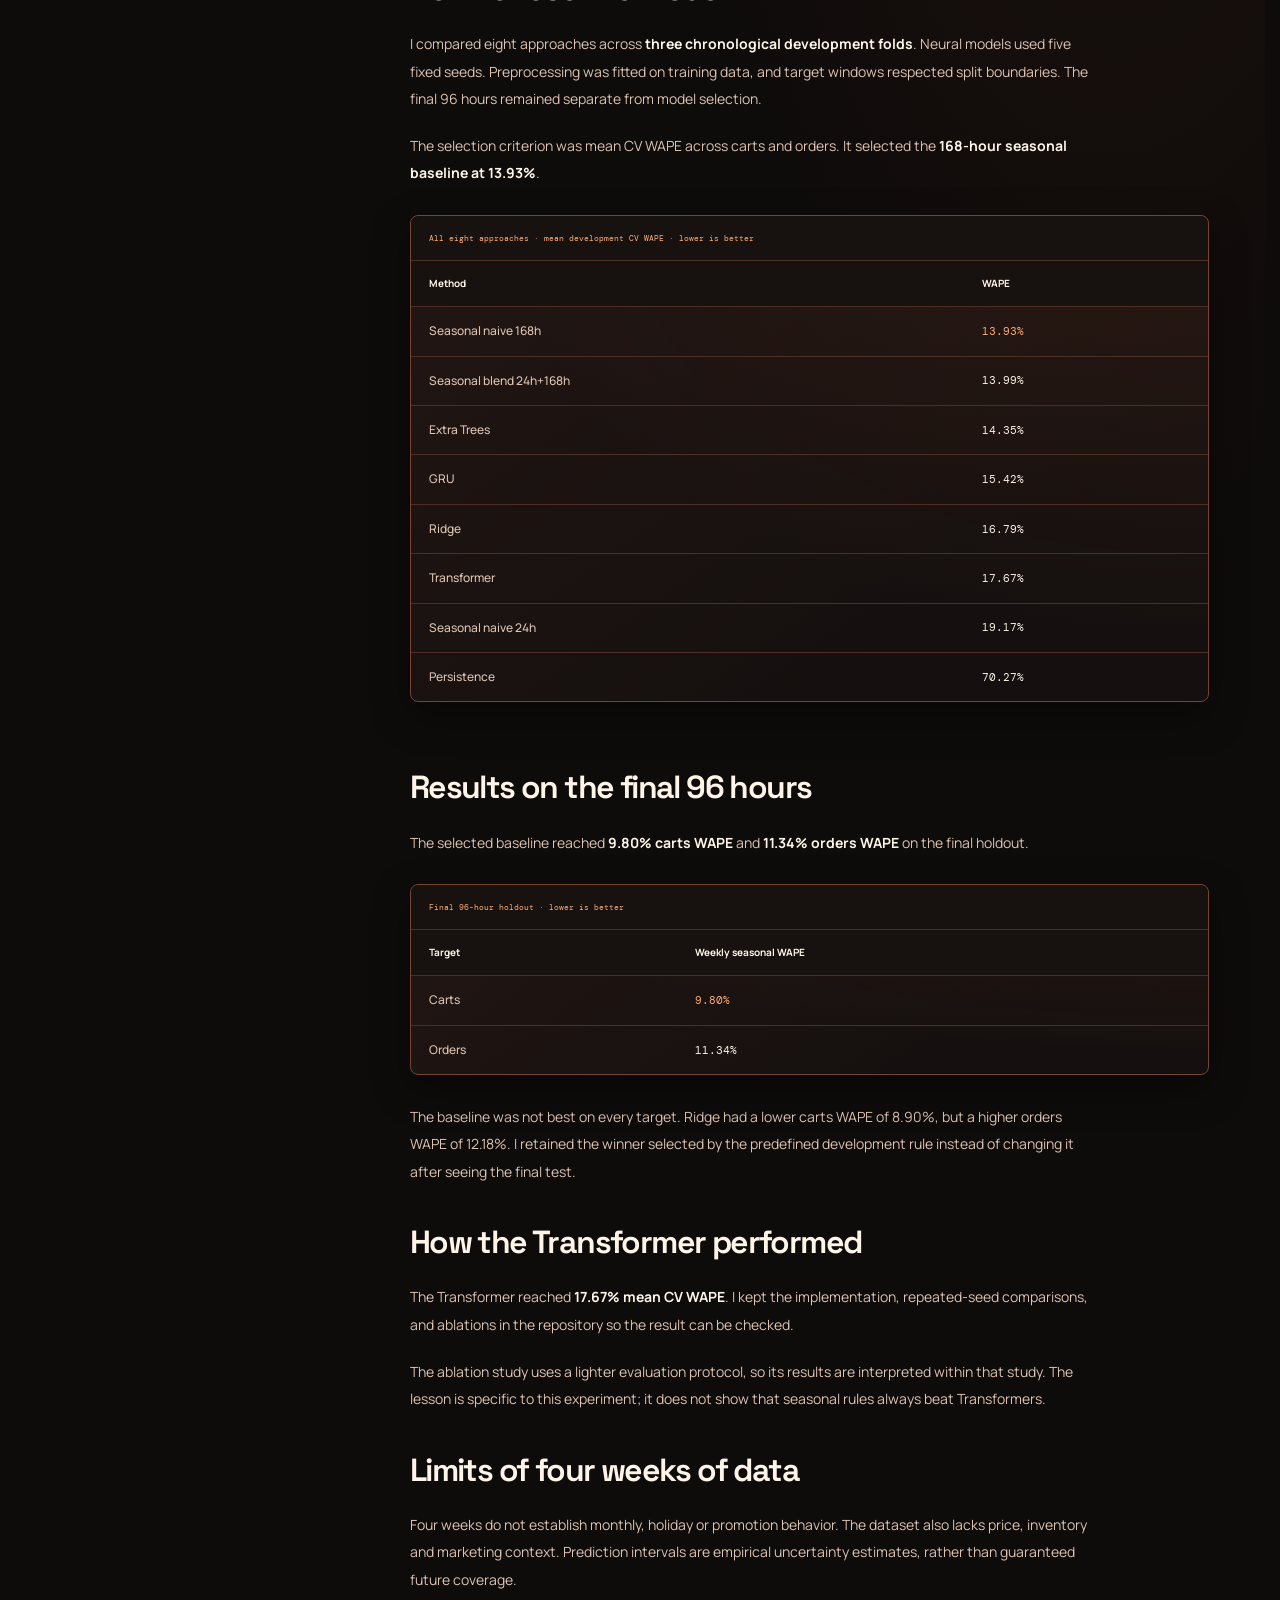
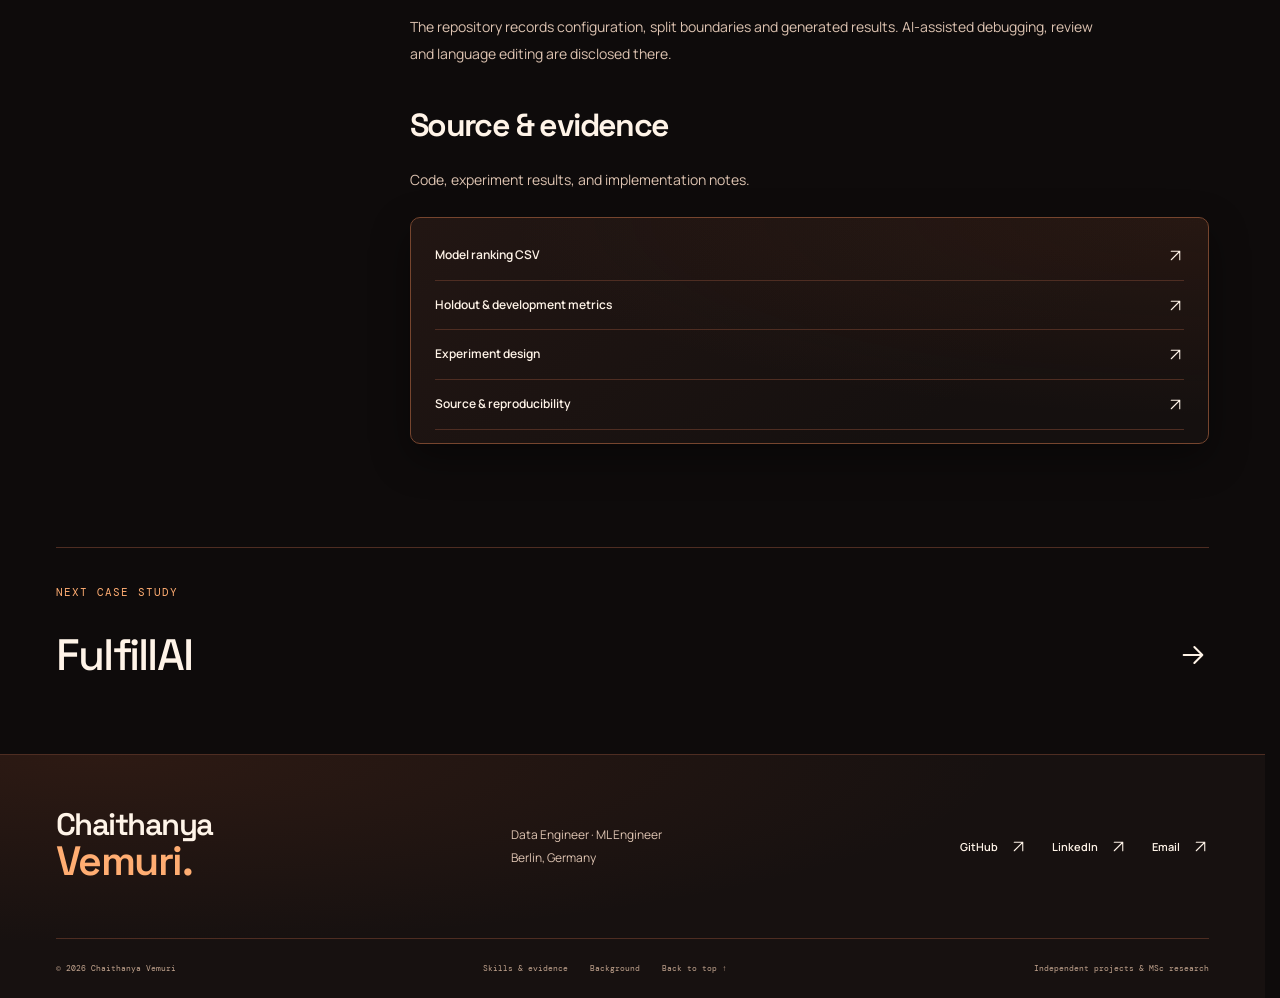
<file: projects/otto/index.html>
<!doctype html>
<html lang="en" data-theme="dark" data-chakra="on"><head><meta charset="utf-8"><meta name="viewport" content="width=device-width, initial-scale=1"><meta name="theme-color" content="#08090c"><meta name="color-scheme" content="dark">
<title>OTTO forecasting case study — Chaithanya Vemuri</title><meta name="description" content="For my MSc dissertation, I compared eight ways to forecast aggregate hourly cart and order counts from OTTO events. The weekly seasonal baseline had the lowest mean development WAPE."><meta name="robots" content="index,follow"><link rel="canonical" href="https://chaithanyavemuri.xyz/projects/otto/">
<meta property="og:type" content="website"><meta property="og:site_name" content="Chaithanya Vemuri"><meta property="og:title" content="OTTO forecasting case study — Chaithanya Vemuri"><meta property="og:description" content="For my MSc dissertation, I compared eight ways to forecast aggregate hourly cart and order counts from OTTO events. The weekly seasonal baseline had the lowest mean development WAPE."><meta property="og:url" content="https://chaithanyavemuri.xyz/projects/otto/"><meta property="og:image" content="https://chaithanyavemuri.xyz/assets/chaithanya-vemuri-800.webp"><meta property="og:image:width" content="800"><meta property="og:image:height" content="800"><meta property="og:image:alt" content="Chaithanya Vemuri"><meta name="twitter:card" content="summary"><meta name="twitter:image" content="https://chaithanyavemuri.xyz/assets/chaithanya-vemuri-800.webp">
<script src="/assets/chakra.c9cb20a78dc4.js"></script><link rel="icon" href="/assets/chaithanya-vemuri-400.webp" type="image/webp"><link rel="preload" href="/assets/fonts/manrope-variable.woff2" as="font" type="font/woff2" crossorigin><link rel="preload" href="/assets/fonts/space-grotesk-variable.woff2" as="font" type="font/woff2" crossorigin><link rel="stylesheet" href="/assets/site.a04ff1b84bfb.css"><link rel="stylesheet" href="/assets/shinobi.434edd1d5ae1.css"><link rel="stylesheet" href="/assets/cinema.79971e200ddc.css"><link rel="stylesheet" href="/assets/ember.f93e2fb675f1.css"><script src="/assets/site.2c8791774269.js" defer></script><script src="/assets/ember.3b71f5bba5a2.js" defer></script><script type="application/ld+json">{"@context": "https://schema.org", "@type": "Person", "name": "Chaithanya Vemuri", "url": "https://chaithanyavemuri.xyz", "image": "https://chaithanyavemuri.xyz/assets/chaithanya-vemuri-800.webp", "email": "chaithanyavemuri28@gmail.com", "sameAs": ["https://github.com/nikchey29", "https://www.linkedin.com/in/chaithanya-vemuri-141897264/"], "jobTitle": "Data Engineer · ML Engineer", "homeLocation": {"@type": "Place", "name": "Berlin, Germany"}}</script>
</head><body class="case-page" id="top"><div class="chakra-atmosphere" aria-hidden="true"><svg viewBox="0 0 1200 720" preserveAspectRatio="xMidYMid slice" fill="none" stroke="currentColor">
    <g class="current-trails" stroke-width="1.1">
    <path d="M-62 498C61 491 116 426 165 328S258 137 404 86m-451 475C92 542 153 480 217 382M-33 591c96-13 164-63 220-137m-203 168 88-30m82-49 71-86M1266 77C1091 109 1004 222 957 352s-89 206-260 275m530-505C1123 153 1047 229 1008 317m238-128-77 27m-58 34-55 64m168-94c-91 31-163 109-199 181M1223 419c-129 30-184 96-226 143m241-96-123 85"/>
    <path d="M-27 510c102-11 148-61 203-146m886-35c48-79 116-122 185-140M26 647l74-28m956-66 54-33M956 236l31-45" stroke-dasharray="20 9 2 7"/>
    </g>
    <g class="current-sparks" stroke-linecap="round">
    <path d="M17 526l11-3m27-8 19-8m20-11 6-4m27-21 13-13m39-58 9-16m21-38 4-7m28-52 10-19m-229 354 19-5m36-13 9-4m38-21 13-8m26-17 9-8m26-24 13-14m941-243 8-8m-60 43 20-11m-31 49 11-10m-47 49 15-15m36-76 15-12m-118 150 10-14m97 154 19-10m-56 35 9-5m-59 40 18-15m-53 43 8-6m-7-95 16-17m-82 95 9-10" stroke-width="1.6"/>
    </g></svg></div><div class="portfolio-content"><a class="skip-link" href="#main">Skip to content</a><header class="site-header" data-ember="bottom"><div class="container header-inner">
    <a class="brand" href="/" aria-label="Chaithanya Vemuri home"><span class="brand-name">Chaithanya Vemuri<span>DATA ENGINEER · ML ENGINEER</span></span><span class="brand-short" aria-hidden="true">CV</span></a>
    <nav id="navigation" class="navigation" aria-label="Main navigation"><a href="/projects/" aria-current="location" data-ember="control"><span class="forge-mark nav-mark" aria-hidden="true"><span class="forge-face" data-ember="detail"><span class="ember-edge" aria-hidden="true"></span></span><svg class="forge-depth" viewBox="0 0 24 24" fill="none" stroke="currentColor" stroke-width="1.55" stroke-linecap="round" stroke-linejoin="round"><path d="m12 3 9 4.5-9 4.5-9-4.5L12 3Zm-8 9 8 4 8-4M4 16.5l8 4 8-4"/><path d="m11 6 3 1.5" opacity=".63"/></svg><svg class="forge-glyph" viewBox="0 0 24 24" fill="none" stroke="currentColor" stroke-width="1.55" stroke-linecap="round" stroke-linejoin="round"><path d="m12 3 9 4.5-9 4.5-9-4.5L12 3Zm-8 9 8 4 8-4M4 16.5l8 4 8-4"/><path d="m11 6 3 1.5" opacity=".63"/></svg></span><span>Work</span><span class="ember-edge" aria-hidden="true"></span></a><a href="/about/" data-ember="control"><span class="forge-mark nav-mark" aria-hidden="true"><span class="forge-face" data-ember="detail"><span class="ember-edge" aria-hidden="true"></span></span><svg class="forge-depth" viewBox="0 0 24 24" fill="none" stroke="currentColor" stroke-width="1.55" stroke-linecap="round" stroke-linejoin="round"><circle cx="12" cy="8" r="3"/><path d="M5 20v-2a7 7 0 0 1 14 0v2H5Z"/></svg><svg class="forge-glyph" viewBox="0 0 24 24" fill="none" stroke="currentColor" stroke-width="1.55" stroke-linecap="round" stroke-linejoin="round"><circle cx="12" cy="8" r="3"/><path d="M5 20v-2a7 7 0 0 1 14 0v2H5Z"/></svg></span><span>About</span><span class="ember-edge" aria-hidden="true"></span></a><a href="/resume/" data-ember="control"><span class="forge-mark nav-mark" aria-hidden="true"><span class="forge-face" data-ember="detail"><span class="ember-edge" aria-hidden="true"></span></span><svg class="forge-depth" viewBox="0 0 24 24" fill="none" stroke="currentColor" stroke-width="1.55" stroke-linecap="round" stroke-linejoin="round"><path d="M6 3h9l4 4v14H6zM15 3v5h4M9 12h7m-7 4h6"/></svg><svg class="forge-glyph" viewBox="0 0 24 24" fill="none" stroke="currentColor" stroke-width="1.55" stroke-linecap="round" stroke-linejoin="round"><path d="M6 3h9l4 4v14H6zM15 3v5h4M9 12h7m-7 4h6"/></svg></span><span>Resume</span><span class="ember-edge" aria-hidden="true"></span></a><a href="/contact/" data-ember="control"><span class="forge-mark nav-mark" aria-hidden="true"><span class="forge-face" data-ember="detail"><span class="ember-edge" aria-hidden="true"></span></span><svg class="forge-depth" viewBox="0 0 24 24" fill="none" stroke="currentColor" stroke-width="1.55" stroke-linecap="round" stroke-linejoin="round"><path d="M4 5h16v12H9l-5 3V5Zm3 4 5 4 5-4"/></svg><svg class="forge-glyph" viewBox="0 0 24 24" fill="none" stroke="currentColor" stroke-width="1.55" stroke-linecap="round" stroke-linejoin="round"><path d="M4 5h16v12H9l-5 3V5Zm3 4 5 4 5-4"/></svg></span><span>Contact</span><span class="ember-edge" aria-hidden="true"></span></a></nav>
    <div class="header-tools"><button class="motion-toggle" type="button" aria-label="Pause animations" aria-pressed="true" data-ember="control"><svg class="icon " viewBox="0 0 24 24" fill="none" stroke="currentColor" stroke-width="1.5" stroke-linecap="round" stroke-linejoin="round" aria-hidden="true"><path d="M3 12h4l3-7 4 14 3-7h4"/></svg><span class="motion-label">Motion <span class="motion-state">on</span></span><span class="ember-edge" aria-hidden="true"></span></button><details class="frame-settings"><summary aria-label="Transition frame rate" data-ember="control">FPS<span class="ember-edge" aria-hidden="true"></span></summary>
    <div class="frame-popover" data-ember="frame"><p>Transition frame rate</p><div class="frame-options" role="group" aria-label="Frame rate limit"><button type="button" data-frame-choice="auto" aria-pressed="true" data-ember="control">Auto<span class="ember-edge" aria-hidden="true"></span></button><button type="button" data-frame-choice="60" aria-pressed="false" data-ember="control">60 fps<span class="ember-edge" aria-hidden="true"></span></button><button type="button" data-frame-choice="120" aria-pressed="false" data-ember="control">120 fps<span class="ember-edge" aria-hidden="true"></span></button></div>
    <p class="frame-feedback" role="status">Auto follows your browser’s refresh rate.</p><span class="ember-edge" aria-hidden="true"></span></div></details><button class="menu-toggle" type="button" aria-controls="navigation" aria-expanded="false" data-ember="control"><span>Menu</span><span class="menu-lines" aria-hidden="true"></span><span class="ember-edge" aria-hidden="true"></span></button></div>
    </div><div class="reading-progress" aria-hidden="true"></div><span class="ember-edge" aria-hidden="true"></span></header><main id="main" tabindex="-1"><section class="container case-intro" data-ember="bottom"><a class="back-link" href="/projects/">← All work</a><p class="eyebrow"><span class="section-notch" aria-hidden="true"></span>MSc RESEARCH · TIME-SERIES FORECASTING</p><h1>What beat the Transformer on <em>OTTO?</em></h1><p class="lead">For my MSc dissertation, I compared eight ways to forecast aggregate hourly cart and order counts from OTTO events. The weekly seasonal baseline had the lowest mean development WAPE.</p><div class="case-links"><a class="button button-primary" href="https://github.com/nikchey29/otto-demand-forecasting-dissertation" target="_blank" rel="noopener noreferrer" data-ember="control">Explore source code <svg class="icon " viewBox="0 0 24 24" fill="none" stroke="currentColor" stroke-width="1.5" stroke-linecap="round" stroke-linejoin="round" aria-hidden="true"><path d="M6 18 18 6M6 6h12v12"/></svg><span class="ember-edge" aria-hidden="true"></span></a><a class="text-link" href="#evidence">Inspect the evidence <svg class="icon " viewBox="0 0 24 24" fill="none" stroke="currentColor" stroke-width="1.5" stroke-linecap="round" stroke-linejoin="round" aria-hidden="true"><path d="M5 12h14M13 6l6 6-6 6"/></svg></a></div><div class="case-stats" data-ember="band"><div data-ember="column"><strong>216.7M</strong><span>events streamed into 672 hourly observations</span><span class="ember-edge" aria-hidden="true"></span></div><div data-ember="column"><strong>8</strong><span>approaches compared</span><span class="ember-edge" aria-hidden="true"></span></div><div data-ember="column"><strong>96h</strong><span>separate final holdout</span><span class="ember-edge" aria-hidden="true"></span></div><span class="ember-edge" aria-hidden="true"></span></div><span class="ember-edge" aria-hidden="true"></span></section><section class="container case-feature" data-ember="bottom"><div class="technical-art art-otto" data-ember="frame"><div class="art-head"><span>OTTO / SELECTED CV RESULTS</span><span>03</span></div><svg viewBox="0 0 520 300" role="img" aria-label="Mean development WAPE: weekly seasonal 13.93 percent; seasonal blend 13.99; Extra Trees 14.35; GRU 15.42; Transformer 17.67. Lower is better. Five of eight methods shown."><text x="0" y="21" class="chart-subtitle">MEAN CV WAPE · LOWER IS BETTER</text><path d="M158 38v246M295 38v246M432 38v246" class="chart-grid"/><text x="0" y="69" class="chart-label">Weekly seasonal</text><rect x="158" y="54" width="190.84" height="23" rx="3" class="chart-bar selected-bar"/><text x="356.84" y="70" class="chart-value">13.93%</text><text x="0" y="112" class="chart-label">Seasonal blend</text><rect x="158" y="97" width="191.66" height="23" rx="3" class="chart-bar "/><text x="357.66" y="113" class="chart-value">13.99%</text><text x="0" y="155" class="chart-label">Extra Trees</text><rect x="158" y="140" width="196.59" height="23" rx="3" class="chart-bar "/><text x="362.60" y="156" class="chart-value">14.35%</text><text x="0" y="198" class="chart-label">GRU</text><rect x="158" y="183" width="211.25" height="23" rx="3" class="chart-bar "/><text x="377.25" y="199" class="chart-value">15.42%</text><text x="0" y="241" class="chart-label">Transformer</text><rect x="158" y="226" width="242.08" height="23" rx="3" class="chart-bar "/><text x="408.08" y="242" class="chart-value">17.67%</text><text x="158" y="298" class="chart-axis">0%</text><text x="285" y="298" class="chart-axis">10%</text><text x="420" y="298" class="chart-axis">20%</text></svg><div class="art-foot"><span class="tiny-dot"></span> Selected on CV, before the final holdout</div><span class="ember-edge" aria-hidden="true"></span></div><div class="case-summary"><div class="case-badge"><span class="forge-mark project-mark" aria-hidden="true"><span class="forge-face" data-ember="detail"><span class="ember-edge" aria-hidden="true"></span></span><svg class="forge-depth" viewBox="0 0 24 24" fill="none" stroke="currentColor" stroke-width="1.55" stroke-linecap="round" stroke-linejoin="round"><path d="M4 4v16h16M7 15l4-4 3 2 5-7"/><circle cx="11" cy="11" r="1"/><circle cx="19" cy="6" r="1"/></svg><svg class="forge-glyph" viewBox="0 0 24 24" fill="none" stroke="currentColor" stroke-width="1.55" stroke-linecap="round" stroke-linejoin="round"><path d="M4 4v16h16M7 15l4-4 3 2 5-7"/><circle cx="11" cy="11" r="1"/><circle cx="19" cy="6" r="1"/></svg></span><span class="eyebrow">PROJECT CONTEXT</span></div><h2>OTTO forecasting</h2><p>I compared eight forecasting approaches on four weeks of hourly cart and order counts. Repeating last week’s pattern gave the lowest mean WAPE on the development folds.</p><ul class="chips" aria-label="Project tools"><li data-ember="detail">Python<span class="ember-edge" aria-hidden="true"></span></li><li data-ember="detail">PyTorch<span class="ember-edge" aria-hidden="true"></span></li><li data-ember="detail">scikit-learn<span class="ember-edge" aria-hidden="true"></span></li><li data-ember="detail">Time-series CV<span class="ember-edge" aria-hidden="true"></span></li></ul><span class="scope-chip">MSc research</span></div><span class="ember-edge" aria-hidden="true"></span></section><div class="container case-body"><aside class="case-toc"><p class="eyebrow">IN THIS CASE STUDY</p><a href="#question" data-ember="column">A large log, a short series<span class="ember-edge" aria-hidden="true"></span></a><a href="#protocol" data-ember="column">How I chose the model<span class="ember-edge" aria-hidden="true"></span></a><a href="#holdout" data-ember="column">Results on the final 96 hours<span class="ember-edge" aria-hidden="true"></span></a><a href="#lesson" data-ember="column">How the Transformer performed<span class="ember-edge" aria-hidden="true"></span></a><a href="#limits" data-ember="column">Limits of four weeks of data<span class="ember-edge" aria-hidden="true"></span></a><a href="#evidence" data-ember="column">Source & evidence<span class="ember-edge" aria-hidden="true"></span></a></aside><article class="prose case-prose"><section id="question"><h2>A large log, a short series</h2><p>A single-pass Python pipeline streamed <strong>216.7M OTTO click, cart and order events</strong> into <strong>672 consecutive hourly observations</strong>, covering four weeks. The task uses 168 hours of history to predict 24 hourly cart and order counts.</p><p>Product identifiers are deliberately excluded. This is <strong>aggregate hourly activity forecasting</strong>, rather than SKU-level demand prediction.</p></section><section id="protocol"><h2>How I chose the model</h2><p>I compared eight approaches across <strong>three chronological development folds</strong>. Neural models used five fixed seeds. Preprocessing was fitted on training data, and target windows respected split boundaries. The final 96 hours remained separate from model selection.</p><p>The selection criterion was mean CV WAPE across carts and orders. It selected the <strong>168-hour seasonal baseline at 13.93%</strong>.</p><div class="table-frame" data-ember="frame"><div class="table-wrap" tabindex="0" role="region" aria-label="All eight approaches · mean development CV WAPE · lower is better"><table><caption>All eight approaches · mean development CV WAPE · lower is better</caption><thead><tr><th scope="col">Method</th><th scope="col">WAPE</th></tr></thead><tbody><tr><th scope="row">Seasonal naive 168h</th><td>13.93%</td></tr><tr><th scope="row">Seasonal blend 24h+168h</th><td>13.99%</td></tr><tr><th scope="row">Extra Trees</th><td>14.35%</td></tr><tr><th scope="row">GRU</th><td>15.42%</td></tr><tr><th scope="row">Ridge</th><td>16.79%</td></tr><tr><th scope="row">Transformer</th><td>17.67%</td></tr><tr><th scope="row">Seasonal naive 24h</th><td>19.17%</td></tr><tr><th scope="row">Persistence</th><td>70.27%</td></tr></tbody></table></div><span class="ember-edge" aria-hidden="true"></span></div></section><section id="holdout"><h2>Results on the final 96 hours</h2><p>The selected baseline reached <strong>9.80% carts WAPE</strong> and <strong>11.34% orders WAPE</strong> on the final holdout.</p><div class="table-frame" data-ember="frame"><div class="table-wrap" tabindex="0" role="region" aria-label="Final 96-hour holdout · lower is better"><table><caption>Final 96-hour holdout · lower is better</caption><thead><tr><th scope="col">Target</th><th scope="col">Weekly seasonal WAPE</th></tr></thead><tbody><tr><th scope="row">Carts</th><td>9.80%</td></tr><tr><th scope="row">Orders</th><td>11.34%</td></tr></tbody></table></div><span class="ember-edge" aria-hidden="true"></span></div><p>The baseline was not best on every target. Ridge had a lower carts WAPE of 8.90%, but a higher orders WAPE of 12.18%. I retained the winner selected by the predefined development rule instead of changing it after seeing the final test.</p></section><section id="lesson"><h2>How the Transformer performed</h2><p>The Transformer reached <strong>17.67% mean CV WAPE</strong>. I kept the implementation, repeated-seed comparisons, and ablations in the repository so the result can be checked.</p><p>The ablation study uses a lighter evaluation protocol, so its results are interpreted within that study. The lesson is specific to this experiment; it does not show that seasonal rules always beat Transformers.</p></section><section id="limits"><h2>Limits of four weeks of data</h2><p>Four weeks do not establish monthly, holiday or promotion behavior. The dataset also lacks price, inventory and marketing context. Prediction intervals are empirical uncertainty estimates, rather than guaranteed future coverage.</p><p>The repository records configuration, split boundaries and generated results. AI-assisted debugging, review and language editing are disclosed there.</p></section><section id="evidence"><h2>Source & evidence</h2><p>Code, experiment results, and implementation notes.</p><div class="source-links" data-ember="frame"><a class="text-link" href="https://github.com/nikchey29/otto-demand-forecasting-dissertation/blob/main/artifacts/research/cv_model_ranking.csv" target="_blank" rel="noopener noreferrer" data-ember="bottom">Model ranking CSV <svg class="icon " viewBox="0 0 24 24" fill="none" stroke="currentColor" stroke-width="1.5" stroke-linecap="round" stroke-linejoin="round" aria-hidden="true"><path d="M6 18 18 6M6 6h12v12"/></svg><span class="ember-edge" aria-hidden="true"></span></a><a class="text-link" href="https://github.com/nikchey29/otto-demand-forecasting-dissertation/blob/main/artifacts/research/research_metrics_summary.csv" target="_blank" rel="noopener noreferrer" data-ember="bottom">Holdout & development metrics <svg class="icon " viewBox="0 0 24 24" fill="none" stroke="currentColor" stroke-width="1.5" stroke-linecap="round" stroke-linejoin="round" aria-hidden="true"><path d="M6 18 18 6M6 6h12v12"/></svg><span class="ember-edge" aria-hidden="true"></span></a><a class="text-link" href="https://github.com/nikchey29/otto-demand-forecasting-dissertation/blob/main/docs/EXPERIMENT_DESIGN.md" target="_blank" rel="noopener noreferrer" data-ember="bottom">Experiment design <svg class="icon " viewBox="0 0 24 24" fill="none" stroke="currentColor" stroke-width="1.5" stroke-linecap="round" stroke-linejoin="round" aria-hidden="true"><path d="M6 18 18 6M6 6h12v12"/></svg><span class="ember-edge" aria-hidden="true"></span></a><a class="text-link" href="https://github.com/nikchey29/otto-demand-forecasting-dissertation" target="_blank" rel="noopener noreferrer" data-ember="bottom">Source & reproducibility <svg class="icon " viewBox="0 0 24 24" fill="none" stroke="currentColor" stroke-width="1.5" stroke-linecap="round" stroke-linejoin="round" aria-hidden="true"><path d="M6 18 18 6M6 6h12v12"/></svg><span class="ember-edge" aria-hidden="true"></span></a><span class="ember-edge" aria-hidden="true"></span></div></section></article></div><section class="container next-project" data-ember="top"><span class="eyebrow">NEXT CASE STUDY</span><a class="text-link" href="/projects/fulfillai/">FulfillAI <svg class="icon " viewBox="0 0 24 24" fill="none" stroke="currentColor" stroke-width="1.5" stroke-linecap="round" stroke-linejoin="round" aria-hidden="true"><path d="M5 12h14M13 6l6 6-6 6"/></svg></a><span class="ember-edge" aria-hidden="true"></span></section></main><footer class="site-footer" data-ember="top"><div class="container"><div class="footer-top"><div class="footer-signature"><a class="footer-wordmark" href="/">Chaithanya<span>Vemuri.</span></a></div><p>Data Engineer · ML Engineer<br>Berlin, Germany</p><div class="footer-links"><a class="text-link" href="https://github.com/nikchey29" target="_blank" rel="noopener noreferrer">GitHub <svg class="icon " viewBox="0 0 24 24" fill="none" stroke="currentColor" stroke-width="1.5" stroke-linecap="round" stroke-linejoin="round" aria-hidden="true"><path d="M6 18 18 6M6 6h12v12"/></svg></a><a class="text-link" href="https://www.linkedin.com/in/chaithanya-vemuri-141897264/" target="_blank" rel="noopener noreferrer">LinkedIn <svg class="icon " viewBox="0 0 24 24" fill="none" stroke="currentColor" stroke-width="1.5" stroke-linecap="round" stroke-linejoin="round" aria-hidden="true"><path d="M6 18 18 6M6 6h12v12"/></svg></a><a class="text-link" href="mailto:chaithanyavemuri28@gmail.com" target="_blank" rel="noopener noreferrer">Email <svg class="icon " viewBox="0 0 24 24" fill="none" stroke="currentColor" stroke-width="1.5" stroke-linecap="round" stroke-linejoin="round" aria-hidden="true"><path d="M6 18 18 6M6 6h12v12"/></svg></a></div></div><div class="footer-bottom" data-ember="top"><span>© 2026 Chaithanya Vemuri</span><div><a href="/skills/">Skills & evidence</a><a href="/background/">Background</a><a href="#top">Back to top ↑</a></div><span>Independent projects & MSc research</span><span class="ember-edge" aria-hidden="true"></span></div></div><span class="ember-edge" aria-hidden="true"></span></footer><div class="cursor-light" aria-hidden="true"><span class="cursor-aura"></span></div><div class="ink-wipe" aria-hidden="true"><span class="cut-light"></span></div><div class="toast" role="status" aria-live="polite" data-ember="frame"><span class="toast-message"></span><span class="ember-edge" aria-hidden="true"></span></div></div></body></html>
</file>
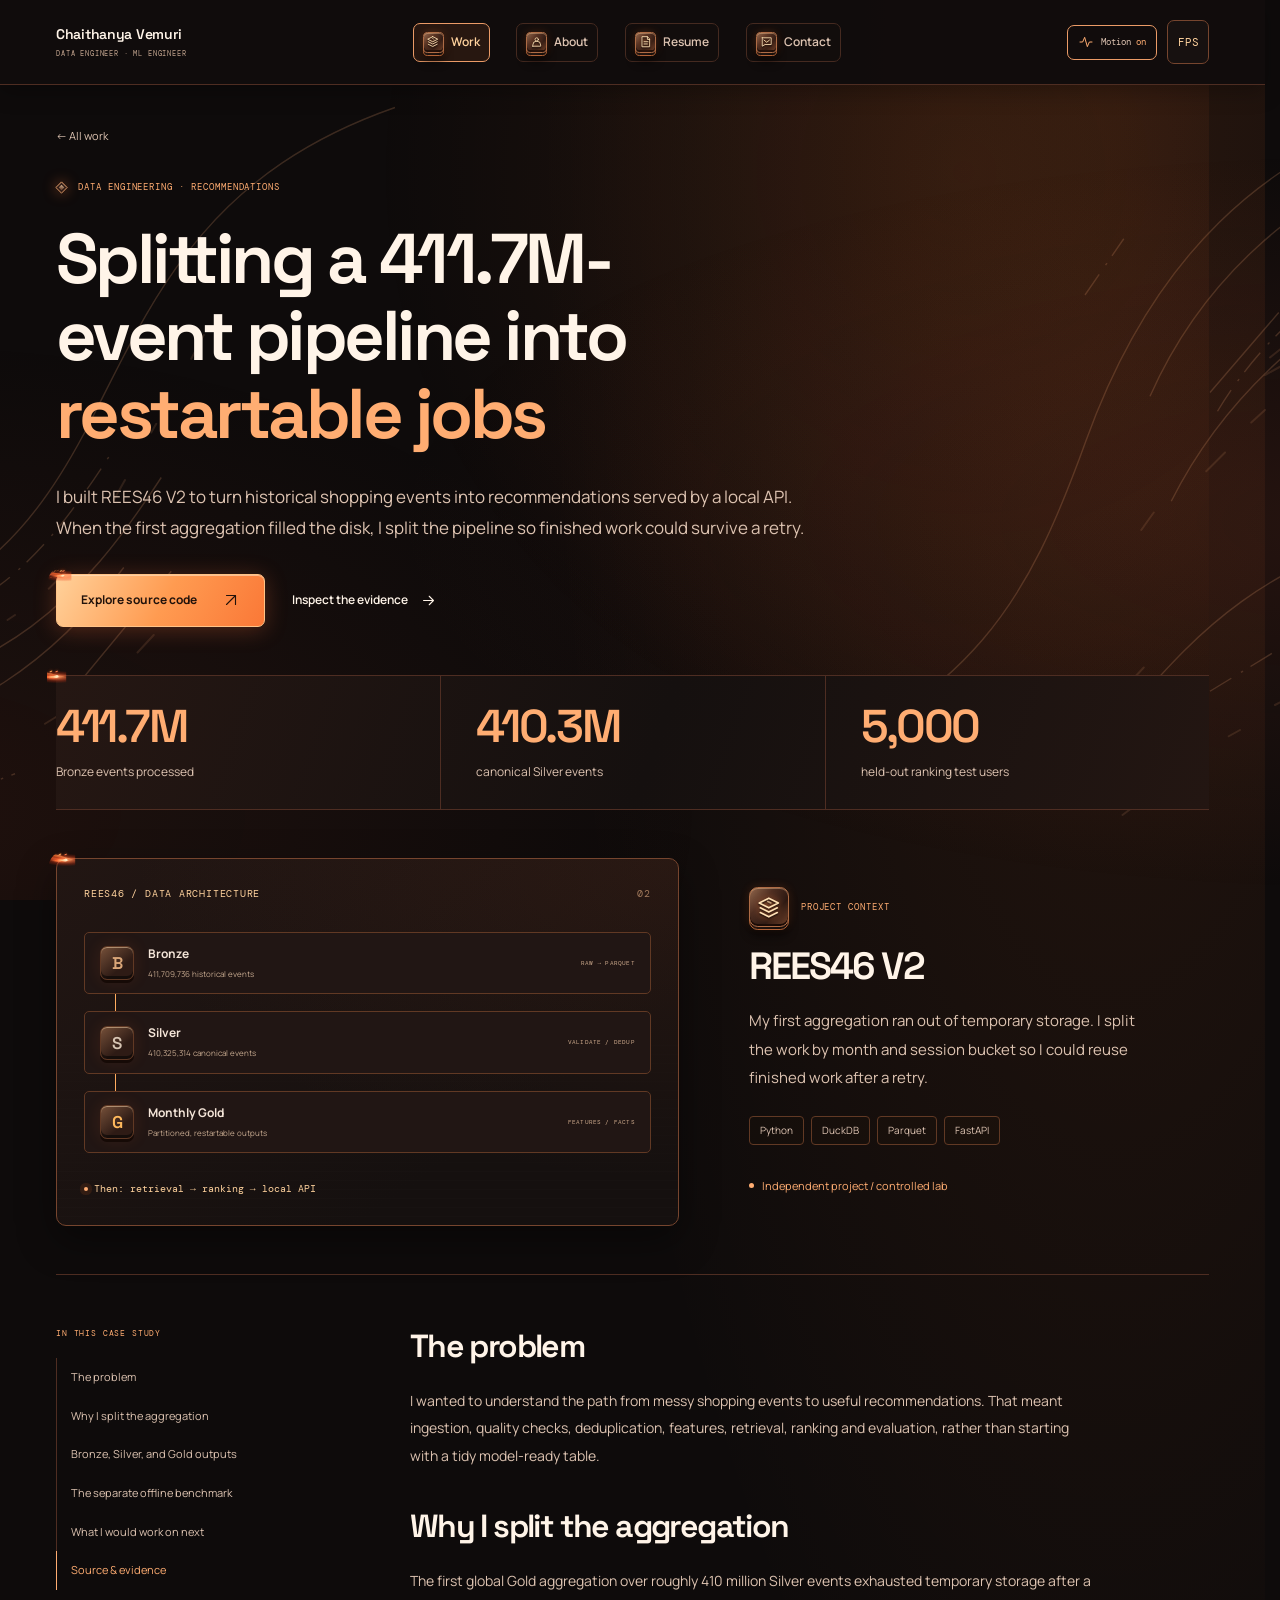
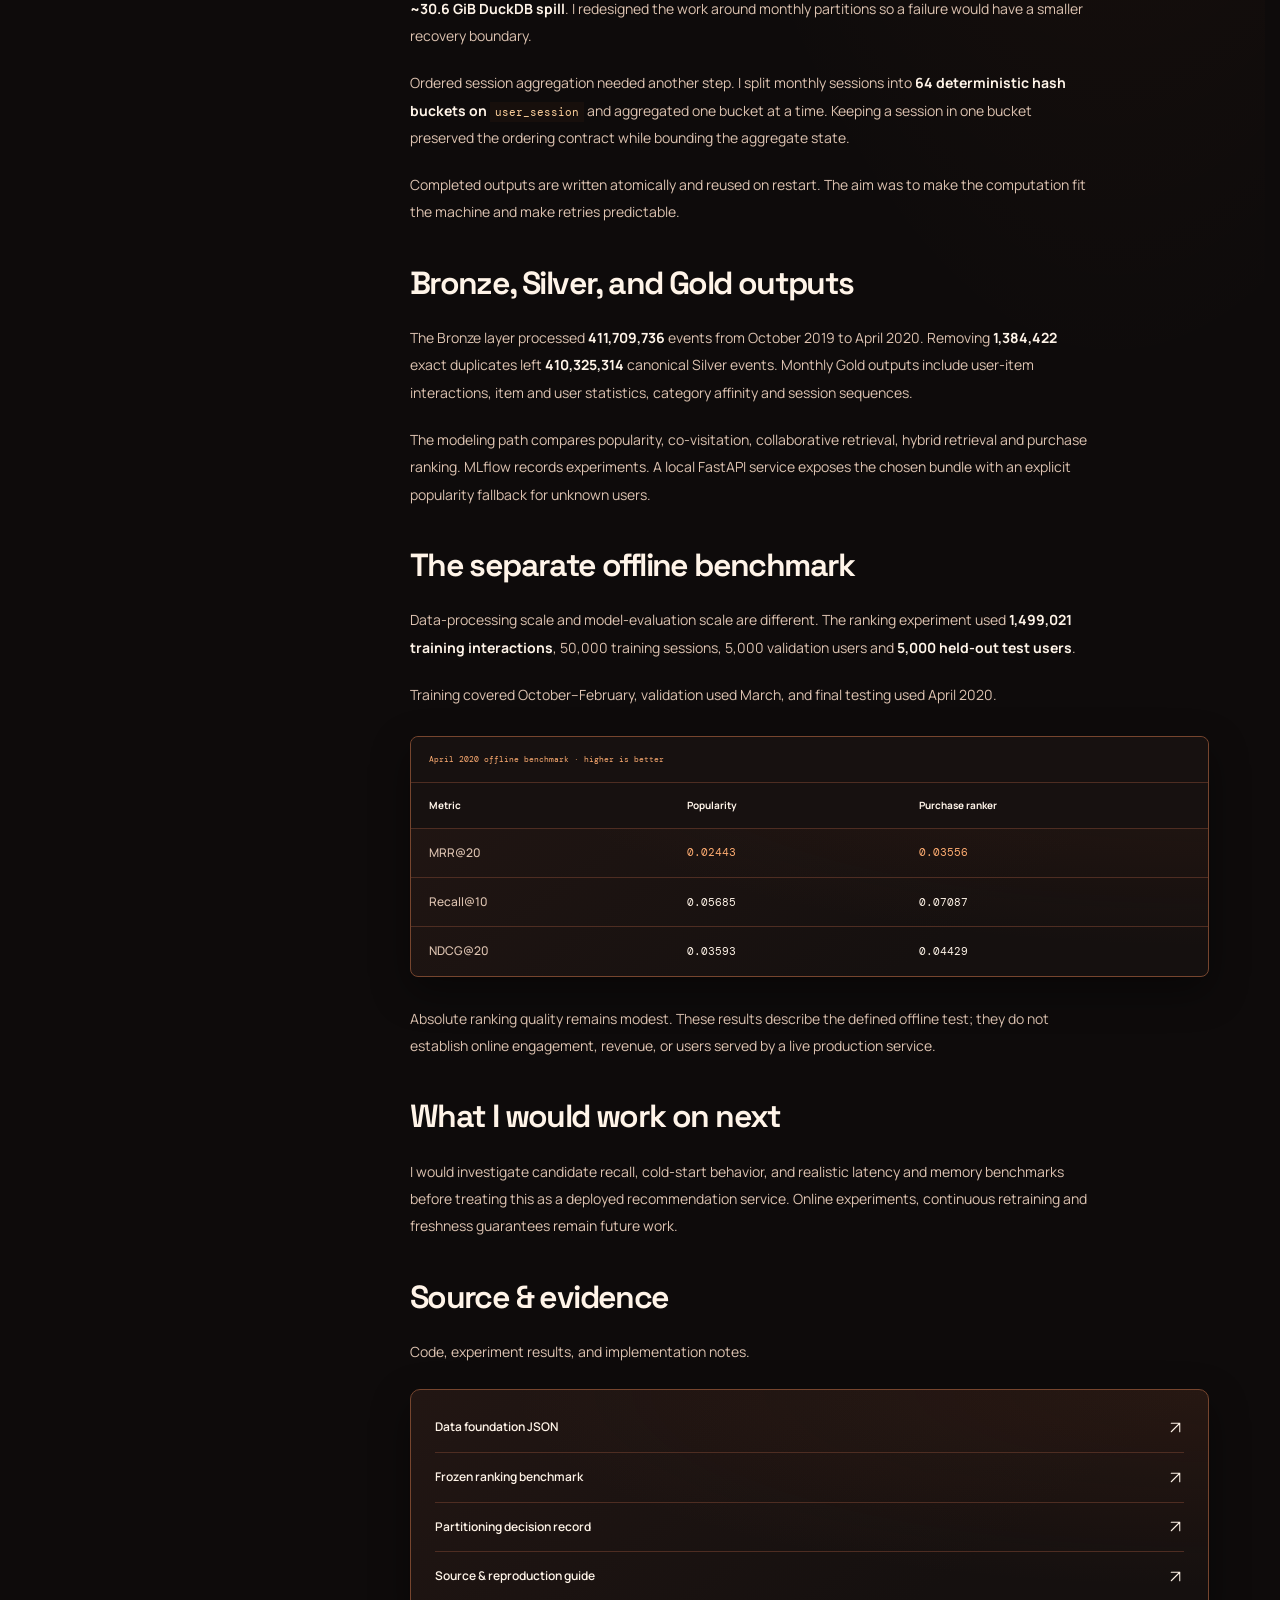
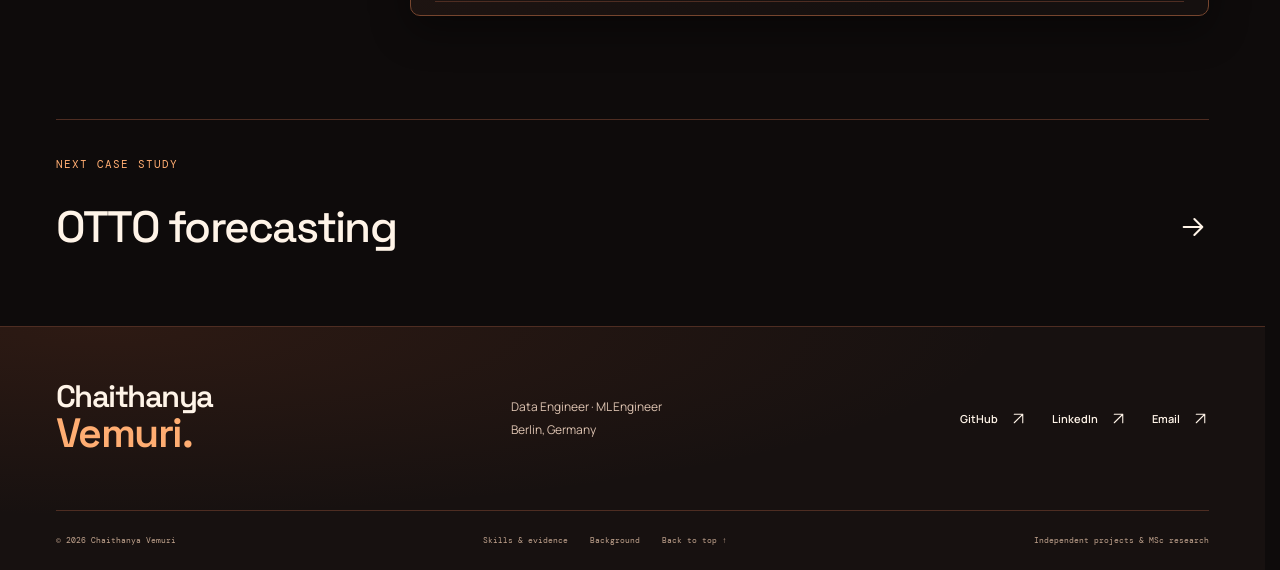
<file: projects/rees46-v2/index.html>
<!doctype html>
<html lang="en" data-theme="dark" data-chakra="on"><head><meta charset="utf-8"><meta name="viewport" content="width=device-width, initial-scale=1"><meta name="theme-color" content="#08090c"><meta name="color-scheme" content="dark">
<title>REES46 V2 case study — Chaithanya Vemuri</title><meta name="description" content="I built REES46 V2 to turn historical shopping events into recommendations served by a local API. When the first aggregation filled the disk, I split the pipeline so finished work could survive a retry."><meta name="robots" content="index,follow"><link rel="canonical" href="https://chaithanyavemuri.xyz/projects/rees46-v2/">
<meta property="og:type" content="website"><meta property="og:site_name" content="Chaithanya Vemuri"><meta property="og:title" content="REES46 V2 case study — Chaithanya Vemuri"><meta property="og:description" content="I built REES46 V2 to turn historical shopping events into recommendations served by a local API. When the first aggregation filled the disk, I split the pipeline so finished work could survive a retry."><meta property="og:url" content="https://chaithanyavemuri.xyz/projects/rees46-v2/"><meta property="og:image" content="https://chaithanyavemuri.xyz/assets/chaithanya-vemuri-800.webp"><meta property="og:image:width" content="800"><meta property="og:image:height" content="800"><meta property="og:image:alt" content="Chaithanya Vemuri"><meta name="twitter:card" content="summary"><meta name="twitter:image" content="https://chaithanyavemuri.xyz/assets/chaithanya-vemuri-800.webp">
<script src="/assets/chakra.c9cb20a78dc4.js"></script><link rel="icon" href="/assets/chaithanya-vemuri-400.webp" type="image/webp"><link rel="preload" href="/assets/fonts/manrope-variable.woff2" as="font" type="font/woff2" crossorigin><link rel="preload" href="/assets/fonts/space-grotesk-variable.woff2" as="font" type="font/woff2" crossorigin><link rel="stylesheet" href="/assets/site.a04ff1b84bfb.css"><link rel="stylesheet" href="/assets/shinobi.434edd1d5ae1.css"><link rel="stylesheet" href="/assets/cinema.79971e200ddc.css"><link rel="stylesheet" href="/assets/ember.f93e2fb675f1.css"><script src="/assets/site.2c8791774269.js" defer></script><script src="/assets/ember.3b71f5bba5a2.js" defer></script><script type="application/ld+json">{"@context": "https://schema.org", "@type": "Person", "name": "Chaithanya Vemuri", "url": "https://chaithanyavemuri.xyz", "image": "https://chaithanyavemuri.xyz/assets/chaithanya-vemuri-800.webp", "email": "chaithanyavemuri28@gmail.com", "sameAs": ["https://github.com/nikchey29", "https://www.linkedin.com/in/chaithanya-vemuri-141897264/"], "jobTitle": "Data Engineer · ML Engineer", "homeLocation": {"@type": "Place", "name": "Berlin, Germany"}}</script>
</head><body class="case-page" id="top"><div class="chakra-atmosphere" aria-hidden="true"><svg viewBox="0 0 1200 720" preserveAspectRatio="xMidYMid slice" fill="none" stroke="currentColor">
    <g class="current-trails" stroke-width="1.1">
    <path d="M-62 498C61 491 116 426 165 328S258 137 404 86m-451 475C92 542 153 480 217 382M-33 591c96-13 164-63 220-137m-203 168 88-30m82-49 71-86M1266 77C1091 109 1004 222 957 352s-89 206-260 275m530-505C1123 153 1047 229 1008 317m238-128-77 27m-58 34-55 64m168-94c-91 31-163 109-199 181M1223 419c-129 30-184 96-226 143m241-96-123 85"/>
    <path d="M-27 510c102-11 148-61 203-146m886-35c48-79 116-122 185-140M26 647l74-28m956-66 54-33M956 236l31-45" stroke-dasharray="20 9 2 7"/>
    </g>
    <g class="current-sparks" stroke-linecap="round">
    <path d="M17 526l11-3m27-8 19-8m20-11 6-4m27-21 13-13m39-58 9-16m21-38 4-7m28-52 10-19m-229 354 19-5m36-13 9-4m38-21 13-8m26-17 9-8m26-24 13-14m941-243 8-8m-60 43 20-11m-31 49 11-10m-47 49 15-15m36-76 15-12m-118 150 10-14m97 154 19-10m-56 35 9-5m-59 40 18-15m-53 43 8-6m-7-95 16-17m-82 95 9-10" stroke-width="1.6"/>
    </g></svg></div><div class="portfolio-content"><a class="skip-link" href="#main">Skip to content</a><header class="site-header" data-ember="bottom"><div class="container header-inner">
    <a class="brand" href="/" aria-label="Chaithanya Vemuri home"><span class="brand-name">Chaithanya Vemuri<span>DATA ENGINEER · ML ENGINEER</span></span><span class="brand-short" aria-hidden="true">CV</span></a>
    <nav id="navigation" class="navigation" aria-label="Main navigation"><a href="/projects/" aria-current="location" data-ember="control"><span class="forge-mark nav-mark" aria-hidden="true"><span class="forge-face" data-ember="detail"><span class="ember-edge" aria-hidden="true"></span></span><svg class="forge-depth" viewBox="0 0 24 24" fill="none" stroke="currentColor" stroke-width="1.55" stroke-linecap="round" stroke-linejoin="round"><path d="m12 3 9 4.5-9 4.5-9-4.5L12 3Zm-8 9 8 4 8-4M4 16.5l8 4 8-4"/><path d="m11 6 3 1.5" opacity=".63"/></svg><svg class="forge-glyph" viewBox="0 0 24 24" fill="none" stroke="currentColor" stroke-width="1.55" stroke-linecap="round" stroke-linejoin="round"><path d="m12 3 9 4.5-9 4.5-9-4.5L12 3Zm-8 9 8 4 8-4M4 16.5l8 4 8-4"/><path d="m11 6 3 1.5" opacity=".63"/></svg></span><span>Work</span><span class="ember-edge" aria-hidden="true"></span></a><a href="/about/" data-ember="control"><span class="forge-mark nav-mark" aria-hidden="true"><span class="forge-face" data-ember="detail"><span class="ember-edge" aria-hidden="true"></span></span><svg class="forge-depth" viewBox="0 0 24 24" fill="none" stroke="currentColor" stroke-width="1.55" stroke-linecap="round" stroke-linejoin="round"><circle cx="12" cy="8" r="3"/><path d="M5 20v-2a7 7 0 0 1 14 0v2H5Z"/></svg><svg class="forge-glyph" viewBox="0 0 24 24" fill="none" stroke="currentColor" stroke-width="1.55" stroke-linecap="round" stroke-linejoin="round"><circle cx="12" cy="8" r="3"/><path d="M5 20v-2a7 7 0 0 1 14 0v2H5Z"/></svg></span><span>About</span><span class="ember-edge" aria-hidden="true"></span></a><a href="/resume/" data-ember="control"><span class="forge-mark nav-mark" aria-hidden="true"><span class="forge-face" data-ember="detail"><span class="ember-edge" aria-hidden="true"></span></span><svg class="forge-depth" viewBox="0 0 24 24" fill="none" stroke="currentColor" stroke-width="1.55" stroke-linecap="round" stroke-linejoin="round"><path d="M6 3h9l4 4v14H6zM15 3v5h4M9 12h7m-7 4h6"/></svg><svg class="forge-glyph" viewBox="0 0 24 24" fill="none" stroke="currentColor" stroke-width="1.55" stroke-linecap="round" stroke-linejoin="round"><path d="M6 3h9l4 4v14H6zM15 3v5h4M9 12h7m-7 4h6"/></svg></span><span>Resume</span><span class="ember-edge" aria-hidden="true"></span></a><a href="/contact/" data-ember="control"><span class="forge-mark nav-mark" aria-hidden="true"><span class="forge-face" data-ember="detail"><span class="ember-edge" aria-hidden="true"></span></span><svg class="forge-depth" viewBox="0 0 24 24" fill="none" stroke="currentColor" stroke-width="1.55" stroke-linecap="round" stroke-linejoin="round"><path d="M4 5h16v12H9l-5 3V5Zm3 4 5 4 5-4"/></svg><svg class="forge-glyph" viewBox="0 0 24 24" fill="none" stroke="currentColor" stroke-width="1.55" stroke-linecap="round" stroke-linejoin="round"><path d="M4 5h16v12H9l-5 3V5Zm3 4 5 4 5-4"/></svg></span><span>Contact</span><span class="ember-edge" aria-hidden="true"></span></a></nav>
    <div class="header-tools"><button class="motion-toggle" type="button" aria-label="Pause animations" aria-pressed="true" data-ember="control"><svg class="icon " viewBox="0 0 24 24" fill="none" stroke="currentColor" stroke-width="1.5" stroke-linecap="round" stroke-linejoin="round" aria-hidden="true"><path d="M3 12h4l3-7 4 14 3-7h4"/></svg><span class="motion-label">Motion <span class="motion-state">on</span></span><span class="ember-edge" aria-hidden="true"></span></button><details class="frame-settings"><summary aria-label="Transition frame rate" data-ember="control">FPS<span class="ember-edge" aria-hidden="true"></span></summary>
    <div class="frame-popover" data-ember="frame"><p>Transition frame rate</p><div class="frame-options" role="group" aria-label="Frame rate limit"><button type="button" data-frame-choice="auto" aria-pressed="true" data-ember="control">Auto<span class="ember-edge" aria-hidden="true"></span></button><button type="button" data-frame-choice="60" aria-pressed="false" data-ember="control">60 fps<span class="ember-edge" aria-hidden="true"></span></button><button type="button" data-frame-choice="120" aria-pressed="false" data-ember="control">120 fps<span class="ember-edge" aria-hidden="true"></span></button></div>
    <p class="frame-feedback" role="status">Auto follows your browser’s refresh rate.</p><span class="ember-edge" aria-hidden="true"></span></div></details><button class="menu-toggle" type="button" aria-controls="navigation" aria-expanded="false" data-ember="control"><span>Menu</span><span class="menu-lines" aria-hidden="true"></span><span class="ember-edge" aria-hidden="true"></span></button></div>
    </div><div class="reading-progress" aria-hidden="true"></div><span class="ember-edge" aria-hidden="true"></span></header><main id="main" tabindex="-1"><section class="container case-intro" data-ember="bottom"><a class="back-link" href="/projects/">← All work</a><p class="eyebrow"><span class="section-notch" aria-hidden="true"></span>DATA ENGINEERING · RECOMMENDATIONS</p><h1>Splitting a 411.7M-event pipeline into <em>restartable jobs</em></h1><p class="lead">I built REES46 V2 to turn historical shopping events into recommendations served by a local API. When the first aggregation filled the disk, I split the pipeline so finished work could survive a retry.</p><div class="case-links"><a class="button button-primary" href="https://github.com/nikchey29/rees46-v2" target="_blank" rel="noopener noreferrer" data-ember="control">Explore source code <svg class="icon " viewBox="0 0 24 24" fill="none" stroke="currentColor" stroke-width="1.5" stroke-linecap="round" stroke-linejoin="round" aria-hidden="true"><path d="M6 18 18 6M6 6h12v12"/></svg><span class="ember-edge" aria-hidden="true"></span></a><a class="text-link" href="#evidence">Inspect the evidence <svg class="icon " viewBox="0 0 24 24" fill="none" stroke="currentColor" stroke-width="1.5" stroke-linecap="round" stroke-linejoin="round" aria-hidden="true"><path d="M5 12h14M13 6l6 6-6 6"/></svg></a></div><div class="case-stats" data-ember="band"><div data-ember="column"><strong>411.7M</strong><span>Bronze events processed</span><span class="ember-edge" aria-hidden="true"></span></div><div data-ember="column"><strong>410.3M</strong><span>canonical Silver events</span><span class="ember-edge" aria-hidden="true"></span></div><div data-ember="column"><strong>5,000</strong><span>held-out ranking test users</span><span class="ember-edge" aria-hidden="true"></span></div><span class="ember-edge" aria-hidden="true"></span></div><span class="ember-edge" aria-hidden="true"></span></section><section class="container case-feature" data-ember="bottom"><div class="technical-art art-rees" data-ember="frame"><div class="art-head"><span>REES46 / DATA ARCHITECTURE</span><span>02</span></div><div class="layer-stack"><div class="data-layer layer-bronze" data-ember="detail"><span class="layer-icon" data-ember="detail">B<span class="ember-edge" aria-hidden="true"></span></span><div><strong>Bronze</strong><span>411,709,736 historical events</span></div><span class="layer-format">RAW → PARQUET</span><span class="ember-edge" aria-hidden="true"></span></div><span class="flow-line"></span><div class="data-layer layer-silver" data-ember="detail"><span class="layer-icon" data-ember="detail">S<span class="ember-edge" aria-hidden="true"></span></span><div><strong>Silver</strong><span>410,325,314 canonical events</span></div><span class="layer-format">VALIDATE / DEDUP</span><span class="ember-edge" aria-hidden="true"></span></div><span class="flow-line"></span><div class="data-layer layer-gold" data-ember="detail"><span class="layer-icon" data-ember="detail">G<span class="ember-edge" aria-hidden="true"></span></span><div><strong>Monthly Gold</strong><span>Partitioned, restartable outputs</span></div><span class="layer-format">FEATURES / FACTS</span><span class="ember-edge" aria-hidden="true"></span></div></div><div class="art-foot"><span class="tiny-dot"></span> Then: retrieval → ranking → local API</div><span class="ember-edge" aria-hidden="true"></span></div><div class="case-summary"><div class="case-badge"><span class="forge-mark project-mark" aria-hidden="true"><span class="forge-face" data-ember="detail"><span class="ember-edge" aria-hidden="true"></span></span><svg class="forge-depth" viewBox="0 0 24 24" fill="none" stroke="currentColor" stroke-width="1.55" stroke-linecap="round" stroke-linejoin="round"><path d="m12 3 9 4.5-9 4.5-9-4.5L12 3Zm-8 9 8 4 8-4M4 16.5l8 4 8-4"/><path d="m11 6 3 1.5" opacity=".63"/></svg><svg class="forge-glyph" viewBox="0 0 24 24" fill="none" stroke="currentColor" stroke-width="1.55" stroke-linecap="round" stroke-linejoin="round"><path d="m12 3 9 4.5-9 4.5-9-4.5L12 3Zm-8 9 8 4 8-4M4 16.5l8 4 8-4"/><path d="m11 6 3 1.5" opacity=".63"/></svg></span><span class="eyebrow">PROJECT CONTEXT</span></div><h2>REES46 V2</h2><p>My first aggregation ran out of temporary storage. I split the work by month and session bucket so I could reuse finished work after a retry.</p><ul class="chips" aria-label="Project tools"><li data-ember="detail">Python<span class="ember-edge" aria-hidden="true"></span></li><li data-ember="detail">DuckDB<span class="ember-edge" aria-hidden="true"></span></li><li data-ember="detail">Parquet<span class="ember-edge" aria-hidden="true"></span></li><li data-ember="detail">FastAPI<span class="ember-edge" aria-hidden="true"></span></li></ul><span class="scope-chip">Independent project / controlled lab</span></div><span class="ember-edge" aria-hidden="true"></span></section><div class="container case-body"><aside class="case-toc"><p class="eyebrow">IN THIS CASE STUDY</p><a href="#problem" data-ember="column">The problem<span class="ember-edge" aria-hidden="true"></span></a><a href="#decision" data-ember="column">Why I split the aggregation<span class="ember-edge" aria-hidden="true"></span></a><a href="#pipeline" data-ember="column">Bronze, Silver, and Gold outputs<span class="ember-edge" aria-hidden="true"></span></a><a href="#evaluation" data-ember="column">The separate offline benchmark<span class="ember-edge" aria-hidden="true"></span></a><a href="#next" data-ember="column">What I would work on next<span class="ember-edge" aria-hidden="true"></span></a><a href="#evidence" data-ember="column">Source & evidence<span class="ember-edge" aria-hidden="true"></span></a></aside><article class="prose case-prose"><section id="problem"><h2>The problem</h2><p>I wanted to understand the path from messy shopping events to useful recommendations. That meant ingestion, quality checks, deduplication, features, retrieval, ranking and evaluation, rather than starting with a tidy model-ready table.</p></section><section id="decision"><h2>Why I split the aggregation</h2><p>The first global Gold aggregation over roughly 410 million Silver events exhausted temporary storage after a <strong>~30.6 GiB DuckDB spill</strong>. I redesigned the work around monthly partitions so a failure would have a smaller recovery boundary.</p><p>Ordered session aggregation needed another step. I split monthly sessions into <strong>64 deterministic hash buckets on <code>user_session</code></strong> and aggregated one bucket at a time. Keeping a session in one bucket preserved the ordering contract while bounding the aggregate state.</p><p>Completed outputs are written atomically and reused on restart. The aim was to make the computation fit the machine and make retries predictable.</p></section><section id="pipeline"><h2>Bronze, Silver, and Gold outputs</h2><p>The Bronze layer processed <strong>411,709,736</strong> events from October 2019 to April 2020. Removing <strong>1,384,422</strong> exact duplicates left <strong>410,325,314</strong> canonical Silver events. Monthly Gold outputs include user-item interactions, item and user statistics, category affinity and session sequences.</p><p>The modeling path compares popularity, co-visitation, collaborative retrieval, hybrid retrieval and purchase ranking. MLflow records experiments. A local FastAPI service exposes the chosen bundle with an explicit popularity fallback for unknown users.</p></section><section id="evaluation"><h2>The separate offline benchmark</h2><p>Data-processing scale and model-evaluation scale are different. The ranking experiment used <strong>1,499,021 training interactions</strong>, 50,000 training sessions, 5,000 validation users and <strong>5,000 held-out test users</strong>.</p><p>Training covered October–February, validation used March, and final testing used April 2020.</p><div class="table-frame" data-ember="frame"><div class="table-wrap" tabindex="0" role="region" aria-label="April 2020 offline benchmark · higher is better"><table><caption>April 2020 offline benchmark · higher is better</caption><thead><tr><th scope="col">Metric</th><th scope="col">Popularity</th><th scope="col">Purchase ranker</th></tr></thead><tbody><tr><th scope="row">MRR@20</th><td>0.02443</td><td>0.03556</td></tr><tr><th scope="row">Recall@10</th><td>0.05685</td><td>0.07087</td></tr><tr><th scope="row">NDCG@20</th><td>0.03593</td><td>0.04429</td></tr></tbody></table></div><span class="ember-edge" aria-hidden="true"></span></div><p>Absolute ranking quality remains modest. These results describe the defined offline test; they do not establish online engagement, revenue, or users served by a live production service.</p></section><section id="next"><h2>What I would work on next</h2><p>I would investigate candidate recall, cold-start behavior, and realistic latency and memory benchmarks before treating this as a deployed recommendation service. Online experiments, continuous retraining and freshness guarantees remain future work.</p></section><section id="evidence"><h2>Source & evidence</h2><p>Code, experiment results, and implementation notes.</p><div class="source-links" data-ember="frame"><a class="text-link" href="https://github.com/nikchey29/rees46-v2/blob/main/results/data_foundation.json" target="_blank" rel="noopener noreferrer" data-ember="bottom">Data foundation JSON <svg class="icon " viewBox="0 0 24 24" fill="none" stroke="currentColor" stroke-width="1.5" stroke-linecap="round" stroke-linejoin="round" aria-hidden="true"><path d="M6 18 18 6M6 6h12v12"/></svg><span class="ember-edge" aria-hidden="true"></span></a><a class="text-link" href="https://github.com/nikchey29/rees46-v2/blob/main/results/latest/model_benchmark.json" target="_blank" rel="noopener noreferrer" data-ember="bottom">Frozen ranking benchmark <svg class="icon " viewBox="0 0 24 24" fill="none" stroke="currentColor" stroke-width="1.5" stroke-linecap="round" stroke-linejoin="round" aria-hidden="true"><path d="M6 18 18 6M6 6h12v12"/></svg><span class="ember-edge" aria-hidden="true"></span></a><a class="text-link" href="https://github.com/nikchey29/rees46-v2/blob/main/docs/adr/001-partitioned-gold.md" target="_blank" rel="noopener noreferrer" data-ember="bottom">Partitioning decision record <svg class="icon " viewBox="0 0 24 24" fill="none" stroke="currentColor" stroke-width="1.5" stroke-linecap="round" stroke-linejoin="round" aria-hidden="true"><path d="M6 18 18 6M6 6h12v12"/></svg><span class="ember-edge" aria-hidden="true"></span></a><a class="text-link" href="https://github.com/nikchey29/rees46-v2" target="_blank" rel="noopener noreferrer" data-ember="bottom">Source & reproduction guide <svg class="icon " viewBox="0 0 24 24" fill="none" stroke="currentColor" stroke-width="1.5" stroke-linecap="round" stroke-linejoin="round" aria-hidden="true"><path d="M6 18 18 6M6 6h12v12"/></svg><span class="ember-edge" aria-hidden="true"></span></a><span class="ember-edge" aria-hidden="true"></span></div></section></article></div><section class="container next-project" data-ember="top"><span class="eyebrow">NEXT CASE STUDY</span><a class="text-link" href="/projects/otto/">OTTO forecasting <svg class="icon " viewBox="0 0 24 24" fill="none" stroke="currentColor" stroke-width="1.5" stroke-linecap="round" stroke-linejoin="round" aria-hidden="true"><path d="M5 12h14M13 6l6 6-6 6"/></svg></a><span class="ember-edge" aria-hidden="true"></span></section></main><footer class="site-footer" data-ember="top"><div class="container"><div class="footer-top"><div class="footer-signature"><a class="footer-wordmark" href="/">Chaithanya<span>Vemuri.</span></a></div><p>Data Engineer · ML Engineer<br>Berlin, Germany</p><div class="footer-links"><a class="text-link" href="https://github.com/nikchey29" target="_blank" rel="noopener noreferrer">GitHub <svg class="icon " viewBox="0 0 24 24" fill="none" stroke="currentColor" stroke-width="1.5" stroke-linecap="round" stroke-linejoin="round" aria-hidden="true"><path d="M6 18 18 6M6 6h12v12"/></svg></a><a class="text-link" href="https://www.linkedin.com/in/chaithanya-vemuri-141897264/" target="_blank" rel="noopener noreferrer">LinkedIn <svg class="icon " viewBox="0 0 24 24" fill="none" stroke="currentColor" stroke-width="1.5" stroke-linecap="round" stroke-linejoin="round" aria-hidden="true"><path d="M6 18 18 6M6 6h12v12"/></svg></a><a class="text-link" href="mailto:chaithanyavemuri28@gmail.com" target="_blank" rel="noopener noreferrer">Email <svg class="icon " viewBox="0 0 24 24" fill="none" stroke="currentColor" stroke-width="1.5" stroke-linecap="round" stroke-linejoin="round" aria-hidden="true"><path d="M6 18 18 6M6 6h12v12"/></svg></a></div></div><div class="footer-bottom" data-ember="top"><span>© 2026 Chaithanya Vemuri</span><div><a href="/skills/">Skills & evidence</a><a href="/background/">Background</a><a href="#top">Back to top ↑</a></div><span>Independent projects & MSc research</span><span class="ember-edge" aria-hidden="true"></span></div></div><span class="ember-edge" aria-hidden="true"></span></footer><div class="cursor-light" aria-hidden="true"><span class="cursor-aura"></span></div><div class="ink-wipe" aria-hidden="true"><span class="cut-light"></span></div><div class="toast" role="status" aria-live="polite" data-ember="frame"><span class="toast-message"></span><span class="ember-edge" aria-hidden="true"></span></div></div></body></html>
</file>
<file: assets/site.a04ff1b84bfb.css>
@font-face{font-family:Space Grotesk;src:url('/assets/fonts/space-grotesk-variable.woff2') format('woff2');font-weight:300 700;font-style:normal;font-display:swap}
@font-face{font-family:Manrope;src:url('/assets/fonts/manrope-variable.woff2') format('woff2');font-weight:200 800;font-style:normal;font-display:swap}
@font-face{font-family:DM Mono;src:url('/assets/fonts/dm-mono-400-normal.woff') format('woff');font-weight:400;font-style:normal;font-display:swap}
:root{--bg:#080808;--surface:#11100f;--surface-2:#1a1511;--text:#f7f4f0;--muted:#b7b0a8;--faint:#948b82;--line:#302720;--accent:#ff8a3d;--accent-strong:#ffb36b;--ember:#ff5b16;--ink:#140b04;--sans:Manrope,Arial,sans-serif;--display:'Space Grotesk',Arial,sans-serif;--mono:'DM Mono',monospace;--radius:10px;color-scheme:dark}
*{box-sizing:border-box}
html{scroll-behavior:smooth;scroll-padding-top:110px}
body{margin:0;background:var(--bg);color:var(--text);font:400 15px/1.8 var(--sans);-webkit-font-smoothing:antialiased}
button,input,select,textarea{font:inherit}
button,a{-webkit-tap-highlight-color:transparent;touch-action:manipulation}
a{color:inherit;text-decoration:none}
button{cursor:pointer}
button:disabled{cursor:default}
img{max-width:100%;height:auto;display:block}
svg{display:block;max-width:100%}
figure,blockquote,dl,dd{margin:0}
h1,h2,h3,h4,p{margin:0}
h1,h2,h3,h4{font-family:var(--display);font-weight:600;line-height:1.08;text-wrap:balance;letter-spacing:-.045em}
h2{font-size:clamp(36px,4.1vw,56px)}
h3{font-size:28px}
em{font-style:normal;color:var(--accent);font-family:inherit;font-weight:inherit;letter-spacing:inherit}
p{color:var(--muted)}
p+p{margin-top:20px}
::selection{background:var(--accent);color:var(--ink)}
:focus-visible{outline:2px solid var(--accent-strong);outline-offset:5px;border-radius:3px}
[hidden]{display:none!important}
.container{width:min(1240px,calc(100% - 112px));margin-inline:auto}
.section-space{padding-block:106px}
.eyebrow{font:400 10px/1.65 var(--mono);letter-spacing:.12em;color:var(--accent);text-transform:uppercase;display:flex;align-items:center;gap:11px}
.status-dot,.tiny-dot{width:6px;height:6px;border-radius:50%;display:inline-block;flex-shrink:0;background:var(--accent);box-shadow:0 0 0 4px #ff812914}
.icon{width:20px;height:20px;flex-shrink:0}
.sr-only{position:absolute;width:1px;height:1px;padding:0;margin:-1px;overflow:hidden;clip:rect(0,0,0,0);white-space:nowrap;border:0}
.skip-link{position:fixed;left:16px;top:-100px;z-index:1000;background:var(--accent);color:var(--ink);padding:12px 22px}
.skip-link:focus{top:16px}
.lead{font-size:18px;line-height:1.85;max-width:700px}
.muted{color:var(--muted)}
.text-link{display:inline-flex;align-items:center;gap:12px;font-size:13px;font-weight:600;line-height:1.55;padding-block:10px;position:relative}
.text-link .icon{width:17px;height:17px;transition:transform .25s ease}
.text-link:hover{color:var(--accent)}
.text-link:hover .icon{transform:translateX(4px)}
.button{min-height:53px;display:inline-flex;justify-content:center;align-items:center;gap:25px;padding:15px 24px;font-size:13px;line-height:1.5;font-weight:700;border:1px solid var(--line);border-radius:7px;position:relative;isolation:isolate;transition:transform .25s,border-color .25s,box-shadow .25s,background .25s}
.button .icon{width:18px;height:18px;transition:transform .25s}
.button:hover{transform:translateY(-3px);border-color:var(--accent)}
.button:hover .icon{transform:translateX(4px)}
.button-primary{background:linear-gradient(120deg,#ffac55,#ff7927 65%,#ff6519);color:#170b02;border-color:#ff903f;box-shadow:0 4px 26px #ff6a1617}
.button-primary:hover{box-shadow:0 8px 34px #ff741a38}
.button-secondary{background:#ffffff03;color:var(--text);border-color:#504034}
.button-secondary:hover{background:#ff84220c}
.chips{padding:0;margin:23px 0;display:flex;flex-wrap:wrap;gap:7px;list-style:none}
.chips li{font-size:10px;line-height:1.5;padding:6px 10px;color:var(--muted);border:1px solid var(--line);border-radius:4px;background:#ff861c03}
.scope-chip{color:var(--accent);font-size:11px;display:inline-flex;gap:8px;align-items:center}
.scope-chip:before{content:'';width:5px;height:5px;background:var(--accent);border-radius:50%}
/* Persistent navigation and a direct control over motion. */
.site-header{position:sticky;top:0;z-index:50;background:#080808ed;border-bottom:1px solid #ffffff0e;backdrop-filter:blur(16px)}
.header-inner{height:84px;display:flex;align-items:center;justify-content:space-between;gap:24px}
.brand{display:flex;gap:12px;align-items:center;flex-shrink:0}
.brand-mark{width:38px;height:38px;display:block;color:var(--accent)}
.brand-mark svg{width:100%;height:100%}
.brand-name{font:600 14px/1.5 var(--display);letter-spacing:-.02em}
.brand-name>span{display:block;font:400 7px/1.7 var(--mono);letter-spacing:.12em;margin-top:3px;color:var(--faint)}
.navigation{display:flex;gap:32px;margin-inline:auto}
.navigation>a{font-size:12px;font-weight:600;line-height:1.5;color:var(--muted);padding:12px 0;position:relative}
.navigation>a:hover,.navigation>a[aria-current=page]{color:var(--accent-strong)}
.navigation>a:after{content:'';position:absolute;width:0;left:0;bottom:3px;height:2px;background:var(--accent);transition:width .25s}
.navigation>a:hover:after,.navigation>a[aria-current=page]:after{width:100%}
.header-tools{display:flex;align-items:center;gap:20px}
.location{display:flex;gap:9px;align-items:center;color:var(--faint);font:9px var(--mono);white-space:nowrap}
.location i{width:4px;height:4px;border-radius:50%;background:var(--accent)}
.motion-toggle{display:none;gap:7px;align-items:center;background:transparent;border:1px solid var(--line);color:var(--muted);padding:7px 10px;border-radius:5px;font:9px/1.6 var(--mono);white-space:nowrap;min-height:35px}
.js .motion-toggle{display:flex}
.motion-toggle .icon{width:16px;height:16px;color:var(--accent)}
.motion-state{color:var(--accent)}
.motion-toggle:hover{border-color:var(--accent)}
.menu-toggle{display:none}
.reading-progress{position:absolute;bottom:-1px;left:0;width:100%;height:2px;background:linear-gradient(90deg,#ff5d13,#ffb75c);transform-origin:left;transform:scaleX(var(--reading-progress,0));pointer-events:none}
/* A sunrise, two orbiting arcs and an original spiral motif. */
.hero-stage{position:relative;isolation:isolate;overflow:hidden;border-bottom:1px solid #ff831511}
.sunrise-atmosphere{position:absolute;inset:0;z-index:-1;pointer-events:none;overflow:hidden;background:radial-gradient(ellipse at 78% 49%,#ff641b12,transparent 46%)}
.horizon-glow{position:absolute;width:75%;height:350px;right:-8%;bottom:-280px;border-radius:50%;background:#ff681d;filter:blur(100px);opacity:.3;animation:dawn-breathe 8s ease-in-out infinite alternate}
.horizon-line{position:absolute;bottom:0;left:0;right:0;height:1px;background:linear-gradient(90deg,transparent,#ff7d3544,#ff9e4d,transparent)}
.hero{padding-block:67px 65px;display:grid;grid-template-columns:1.2fr 1fr;align-items:center;gap:55px;min-height:680px}
.hero-copy{max-width:650px;position:relative;z-index:2}
.hero .eyebrow{font-size:9px;letter-spacing:.09em}
.hero-intro{font-size:16px;color:var(--text);margin:27px 0 9px}
.hero-title{font-size:clamp(65px,6.75vw,96px);font-weight:700;line-height:.98;letter-spacing:-.065em;text-wrap:nowrap}
.hero-title>span{display:block;animation:hero-enter 1s cubic-bezier(.16,1,.3,1) both}
.hero-title>span:nth-child(2){animation-delay:.14s}
.sunrise-text{background:linear-gradient(105deg,#ffb65d 5%,#ff8b36 35%,#ff641e 76%);background-clip:text;-webkit-background-clip:text;color:transparent}
.title-stop{color:var(--accent)}
.hero-discipline{color:var(--accent);font:400 10px/1.7 var(--mono);letter-spacing:.19em;margin-top:23px;animation:hero-enter .9s .25s both}
.hero-tagline{font-family:var(--display);font-weight:500;font-size:25px;letter-spacing:-.025em;line-height:1.3;color:var(--text);margin-top:22px;animation:hero-enter .9s .32s both}
.hero-description{margin-top:17px;font-size:13px;line-height:1.9;max-width:420px;animation:hero-enter .9s .4s both}
.hero-actions{display:flex;gap:12px;flex-wrap:wrap;margin-top:27px;animation:hero-enter .9s .48s both}
.hero-role{display:flex;gap:10px;align-items:center;font-size:10px;margin-top:23px;color:var(--muted);animation:hero-enter .9s .56s both}
.hero-role .status-dot{width:5px;height:5px}
.portrait-composition{position:relative;width:100%;max-width:500px;min-height:510px;display:flex;align-items:center;justify-content:center;justify-self:center;isolation:isolate;animation:scene-enter 1.2s .15s both}
.energy-field{position:absolute;inset:0;z-index:-1;pointer-events:none;display:grid;place-items:center;overflow:hidden}
.energy-field:before{content:'';position:absolute;inset:13%;background:radial-gradient(circle,#ff681e30,#ff601209 50%,transparent 70%);filter:blur(15px)}
.energy-glyph{position:absolute;inset:0;width:100%;height:100%;opacity:.9}
.energy-orbit,.orbit-spark{transform-origin:260px 260px;animation:orbit 34s linear infinite}
.orbit-inner{animation:orbit-reverse 25s linear infinite}
.orbit-spark{animation-duration:18s}
.energy-spiral{stroke-dasharray:2100;stroke-dashoffset:0;animation:spiral-draw 3s cubic-bezier(.2,.7,.2,1) both;opacity:.62}
.ember-canvas{position:absolute;inset:0;width:100%;height:100%}
.scene-index{position:absolute;top:19px;left:50%;transform:translateX(-50%);font:7px/1.6 var(--mono);color:var(--faint);letter-spacing:.1em;white-space:nowrap}
.hero-portrait{position:relative;overflow:hidden;width:min(70%,320px);aspect-ratio:1;background:#171412;border-radius:16px;border:1px solid #ffb46d70;box-shadow:0 0 0 7px #080808aa,0 0 0 8px #ff7d241c,0 20px 80px #0007;transform:translate(var(--px,0px),var(--py,0px));transition:transform .35s ease-out}
.hero-portrait>img{width:100%;height:100%;object-fit:cover;object-position:50% 50%;filter:none}
.hero-portrait:after{content:'';position:absolute;inset:65% 0 0;background:linear-gradient(transparent,#070505d9);pointer-events:none}
.hero-portrait figcaption{position:absolute;left:18px;right:18px;bottom:17px;z-index:1;font:7px/1.5 var(--mono);letter-spacing:.03em;display:flex;justify-content:space-between;color:#fff4e8;gap:10px}
.portrait-fallback{height:100%;min-height:260px;padding:75px 24px 30px;background:linear-gradient(140deg,#3a2013,#13100e)}
.portrait-fallback>span{font:600 34px/1 var(--display);color:var(--text)}
.portrait-fallback p{margin-top:15px;font-size:11px}
.portrait-note{position:absolute;bottom:54px;left:8%;right:8%;display:flex;gap:12px;align-items:center;justify-content:center;font:500 12px/1.5 var(--display);padding:14px 17px;background:#12100fea;border:1px solid #744122;border-radius:7px;box-shadow:0 10px 35px #0005}
.portrait-note .icon{margin-left:auto;color:var(--accent);width:16px;height:16px}
.portrait-caption{display:flex;align-items:center;gap:12px;position:absolute;bottom:7px;left:50%;transform:translateX(-50%);font:7px/1.5 var(--mono);color:var(--faint);letter-spacing:.1em;white-space:nowrap}
.portrait-caption i{width:23px;height:1px;background:linear-gradient(90deg,#ffb16444,#ff7b1f);position:relative;overflow:hidden}
.portrait-caption i:after{content:'';position:absolute;inset:0;background:#ffb76d;transform:translateX(-100%);animation:signal-flow 3s ease-in-out infinite}
.portrait-caption i:nth-of-type(2):after{animation-delay:.5s}
.hero-bottom{display:flex;justify-content:space-between;align-items:center;padding-block:23px;color:var(--faint);font:8px/1.6 var(--mono);letter-spacing:.07em;gap:22px}
.hero-bottom a{display:flex;gap:15px;align-items:center;min-height:36px;color:var(--muted)}
.hero-bottom .icon{width:15px;height:15px;animation:scroll-hint 2.6s ease-in-out infinite}
/* Project evidence has its own visual rhythm. */
.evidence-strip{background:linear-gradient(105deg,#15100c,#100d0b 70%,#0c0c0c);border-block:1px solid var(--line)}
.evidence-inner{display:grid;grid-template-columns:repeat(3,1fr);align-items:center;min-height:124px}
.evidence-inner>a{padding:29px 29px;display:flex;align-items:center;gap:18px;border-left:1px solid var(--line)}
.evidence-inner>a:first-child{padding-left:0;border-left:0}
.evidence-inner>a:last-child{padding-right:0}
.evidence-inner strong{font:600 40px/1 var(--display);letter-spacing:-.06em;color:var(--accent);white-space:nowrap;transition:color .25s}
.evidence-inner strong>span{font-size:11px;letter-spacing:-.01em}
.evidence-inner div{font-size:10px;color:var(--text);line-height:1.8}
.evidence-inner div>span{display:block;font-size:8px;color:var(--faint)}
.evidence-inner>a:hover strong{color:var(--accent-strong)}
.section-heading{display:flex;justify-content:space-between;align-items:flex-end;gap:60px;margin-bottom:50px}
.section-heading .eyebrow{margin-bottom:21px}
.section-heading>p{font-size:13px;line-height:1.9;max-width:310px}
.project-row{display:grid;grid-template-columns:1fr 1fr;gap:64px;align-items:center;border-top:1px solid var(--line);padding-block:48px;position:relative}
.project-row:last-of-type{border-bottom:1px solid var(--line)}
.project-row:nth-of-type(even) .project-art{order:2}
.project-row:nth-of-type(even) .project-summary{order:1}
.project-art,.project-summary{min-width:0}
.project-kicker{display:flex;gap:18px;align-items:center;flex-wrap:wrap;font:9px/1.7 var(--mono);color:var(--accent)}
.project-kind{font-size:7px;letter-spacing:.035em;color:var(--faint)}
.project-summary h3{font-size:clamp(28px,2.7vw,38px);margin:18px 0;line-height:1.15}
.project-summary h3 a:hover{color:var(--accent)}
.project-summary>p{font-size:13px;line-height:1.9;max-width:430px}
.project-summary .chips{margin:21px 0}
.project-result{display:flex;align-items:center;gap:17px}
.project-result strong{font:600 33px/1 var(--display);letter-spacing:-.045em}
.project-result>span{font-size:10px;line-height:1.7;max-width:170px;color:var(--muted)}
.project-actions{display:flex;gap:26px;flex-wrap:wrap;margin-top:20px}
.project-actions .text-link:last-child{font-size:11px;color:var(--faint)}
.section-end{display:flex;justify-content:flex-end;margin-top:20px}
.technical-art{border:1px solid #49301f;border-radius:10px;background:linear-gradient(135deg,#1a130e,#100e0c);padding:27px;color:#f4e5d8;position:relative;overflow:hidden;isolation:isolate;min-height:355px;transition:border-color .4s,box-shadow .4s,transform .4s}
.technical-art:before{content:'';position:absolute;inset:0;background-image:linear-gradient(#e9862c09 1px,transparent 1px),linear-gradient(90deg,#e9862c09 1px,transparent 1px);background-size:30px 30px;z-index:-1;mask-image:linear-gradient(transparent,#000)}
.art-head{display:flex;justify-content:space-between;gap:15px;font:7px/1.7 var(--mono);letter-spacing:.08em;color:#efb58b;padding-bottom:24px}
.art-head>span:last-child{color:#a27a5c}
.layer-stack{padding-block:5px}
.data-layer{display:flex;gap:14px;align-items:center;background:#21180f;border:1px solid #644124;border-radius:5px;padding:13px 15px;transition:transform .3s,border-color .3s}
.layer-icon{width:34px;height:34px;display:grid;place-items:center;font:600 17px var(--display);color:#ffb572;border:1px solid #a56b32;border-radius:7px;flex-shrink:0}
.data-layer strong{display:block;font-size:12px;line-height:1.4;font-weight:700}
.data-layer div>span{display:block;font-size:8px;color:#c6a98f;margin-top:4px;line-height:1.7}
.layer-format{font:6px/1.7 var(--mono);letter-spacing:.03em;margin-left:auto;white-space:nowrap;color:#d0ac8e}
.layer-bronze .layer-icon{color:#dba779;border-color:#875633}
.layer-silver .layer-icon{color:#d7c5b3;border-color:#87796d}
.layer-gold .layer-icon{color:#ffb95d;border-color:#ad742d}
.flow-line{display:block;height:17px;width:1px;margin-left:31px;background:#79502b;position:relative;overflow:hidden}
.flow-line:after{content:'';position:absolute;inset:0;background:#ffac5f;animation:vertical-flow 2.7s ease-in-out infinite}
.layer-stack .flow-line:nth-of-type(2):after{animation-delay:.5s}
.project-row:hover .data-layer{transform:translateX(4px);border-color:#a16833}
.art-foot{display:flex;gap:9px;align-items:center;margin-top:23px;font:7px/1.7 var(--mono);color:#bfa084}
.tiny-dot{width:4px;height:4px;box-shadow:none}
.art-fulfill{background:linear-gradient(145deg,#19120e,#0d1010)}
.deploy-flow{display:grid;grid-template-columns:1fr 20px 1fr 20px 1fr;align-items:center;gap:5px;padding-top:8px}
.deploy-node{text-align:center;min-width:0}
.node-icon{width:47px;height:47px;display:grid;place-items:center;margin-inline:auto;font:500 24px var(--display);color:#ffb472;background:#26190e;border:1px solid #8b5d32;border-radius:10px;transition:transform .3s,box-shadow .3s}
.deploy-node strong{display:block;font-size:10px;margin-top:12px;font-weight:700}
.deploy-node>span:last-child{display:block;font-size:8px;color:#bda38f;margin-top:4px}
.flow-arrow{font-size:20px;color:#ad6b32}
.gitops-bridge{margin:22px 0 11px;display:flex;flex-direction:column;align-items:center;gap:8px;font:7px var(--mono);letter-spacing:.06em;color:#c2a186}
.gitops-bridge>span:last-child{font-size:19px;line-height:1;animation:scroll-hint 3s ease-in-out infinite}
.runtime-box{display:flex;gap:15px;align-items:center;padding:17px 16px;border:1px solid #77512e;background:#22180f;border-radius:5px}
.runtime-box strong{font-size:12px;display:block;font-weight:700}
.runtime-box div>span{font-size:8px;color:#c8aa92;display:block}
.runtime-label{font:6px var(--mono);margin-left:auto;color:#ffb271;white-space:nowrap}
.runtime-symbol{display:flex;gap:3px;align-items:center;width:33px;flex-shrink:0}
.runtime-symbol>span{height:23px;width:8px;border:1px solid #ff9b4a;background:#ff9b4a1c;display:block;animation:server-pulse 3s ease-in-out infinite}
.runtime-symbol>span:nth-child(2){height:34px;animation-delay:.2s}
.runtime-symbol>span:nth-child(3){animation-delay:.4s}
.project-row:hover .node-icon{transform:translateY(-3px);box-shadow:0 0 25px #ff921414}
.art-otto{background:linear-gradient(145deg,#20170e,#12100d)}
.art-otto svg{width:100%;overflow:visible;margin-top:-9px}
.art-otto .art-head{padding-bottom:11px}
.chart-label{font:13px var(--sans);fill:#e3cbb8}
.chart-value{font:12px var(--mono);fill:#e7c8aa}
.chart-subtitle{font:9px var(--mono);letter-spacing:1px;fill:#c8a486}
.chart-grid{stroke:#c7803a28;stroke-width:1;stroke-dasharray:3 4;fill:none}
.chart-bar{fill:#775133;transform-origin:158px center}
.selected-bar{fill:#ff9b48}
.chart-axis{font:9px var(--mono);fill:#c0a083}
.art-otto .art-foot{margin-top:15px}
/* Narrative sections, with distinct content rather than repeated cards. */
.approach-section{background:linear-gradient(115deg,#15100d,#0d0c0b);border-block:1px solid var(--line)}
.approach-grid{display:grid;grid-template-columns:repeat(3,1fr)}
.approach-grid article{padding:5px 32px;border-left:1px solid var(--line)}
.approach-grid article:first-child{padding-left:0;border-left:0}
.approach-grid article:last-child{padding-right:0}
.approach-number{display:block;font:11px var(--mono);color:var(--accent);margin-bottom:35px}
.approach-grid h3{font-size:23px;margin-bottom:17px}
.approach-grid p{font-size:12px;line-height:1.95;min-height:100px;max-width:300px}
.approach-grid a{display:flex;align-items:center;gap:12px;color:var(--accent);font-size:10px;margin-top:25px}
.approach-grid .icon{width:16px}
.about-teaser{display:grid;grid-template-columns:1fr 1fr;gap:80px}
.about-teaser .eyebrow{margin-bottom:23px}
.about-teaser>div:last-child{padding-top:38px}
.large-copy{font-size:20px;line-height:1.75;color:var(--text)}
.about-teaser p:not(.large-copy):not(.eyebrow){font-size:13px;line-height:1.95;margin-top:24px}
.about-teaser .text-link{margin-top:24px}
.contact-band{border-top:1px solid var(--line);padding-block:78px 90px;display:grid;grid-template-columns:1.3fr .7fr;gap:100px;align-items:center;position:relative}
.contact-band .eyebrow{margin-bottom:24px}
.contact-band h2{font-size:clamp(36px,4.1vw,57px)}
.contact-band>div:last-child{padding-top:12px}
.contact-band p:not(.eyebrow){font-size:13px;line-height:1.95;max-width:320px}
.contact-band .button{margin-top:24px}
.site-footer{background:#100d0b;border-top:1px solid var(--line)}
.footer-top{padding-block:54px;display:flex;align-items:center;justify-content:space-between;gap:50px}
.footer-wordmark{font:600 31px/.98 var(--display);letter-spacing:-.05em}
.footer-wordmark>span{display:block;color:var(--accent);font-size:41px;line-height:1.1}
.footer-top>p{font-size:12px;line-height:1.9}
.footer-links{display:flex;gap:25px}
.footer-links .text-link{font-size:11px}
.footer-bottom{padding:22px 0;display:flex;flex-wrap:wrap;justify-content:space-between;gap:18px;border-top:1px solid var(--line);color:var(--faint);font:8px/1.8 var(--mono)}
.footer-bottom>div{display:flex;gap:22px}
.footer-bottom a:hover{color:var(--text)}
.page-intro{padding-top:80px;padding-bottom:60px;position:relative}
.page-intro .eyebrow{margin-bottom:27px}
.page-intro h1,.case-intro h1{font-size:clamp(45px,5.5vw,78px);max-width:1100px;line-height:1.1;letter-spacing:-.05em}
.page-intro .lead{margin-top:28px;max-width:695px;font-size:17px}
.projects-index{padding-bottom:90px}
.project-filter{display:flex;align-items:center;flex-wrap:wrap;gap:10px;padding-bottom:30px}
.project-filter button{background:transparent;border:1px solid var(--line);border-radius:6px;padding:10px 17px;font-size:11px;color:var(--muted);transition:color .2s,background .2s,border-color .2s}
.project-filter button[aria-pressed=true]{background:var(--accent);border-color:var(--accent);color:var(--ink);font-weight:700}
.project-filter button:hover{border-color:var(--accent)}
.project-filter button>span{font:9px var(--mono);margin-left:9px}
.about-story{display:grid;grid-template-columns:.8fr 1.2fr;gap:100px;align-items:start;padding:15px 0 100px}
.about-photo{position:sticky;top:125px;max-width:360px}
.about-photo img{width:100%;aspect-ratio:1;object-fit:cover}
.about-photo figcaption{font:8px var(--mono);color:var(--faint);letter-spacing:.07em;margin-top:19px}
.prose{font-size:14px;line-height:1.95;min-width:0}
.prose h2{font-size:31px;line-height:1.2;margin:42px 0 20px}
.prose>h2:first-child{margin-top:0}
.prose strong{font-weight:700;color:var(--text)}
.prose p+p{margin-top:20px}
.inline-links{display:flex;gap:24px;flex-wrap:wrap;margin-top:24px}
.personal-note{padding:55px 6%;margin-bottom:100px;border:1px solid var(--line);background:linear-gradient(125deg,#1c130d,#0d0c0a);border-radius:var(--radius);text-align:center}
.personal-note>span{font:8px/1.7 var(--mono);letter-spacing:.1em;color:var(--accent)}
.personal-note blockquote{font:500 34px/1.3 var(--display);letter-spacing:-.03em;max-width:850px;margin:24px auto;color:var(--text)}
.personal-note p{font-size:12px}
.skill-sections{padding-bottom:95px}
.skill-section{display:grid;grid-template-columns:.3fr 1fr;gap:70px;border-top:1px solid var(--line);padding:48px 0 58px}
.skill-number{font:600 48px/1 var(--display);letter-spacing:-.05em;color:var(--accent)}
.skill-section .eyebrow{margin-bottom:20px}
.skill-section h2{font-size:46px;line-height:1.12;margin-bottom:24px}
.skill-section p:not(.eyebrow){font-size:14px;line-height:1.95;max-width:750px}
.skill-section .chips{margin-block:24px}
.detail-list{padding-left:19px;font-size:13px;line-height:1.9;color:var(--muted);margin-block:22px}
.detail-list li+li{margin-top:8px}
.skill-section .text-link{margin-right:25px}
.scope-note{padding:21px 24px;border-left:2px solid var(--accent);background:var(--surface);margin-top:25px}
.background-grid{display:grid;grid-template-columns:.4fr 1fr;gap:65px;padding-bottom:90px}
.section-label{font:9px/1.8 var(--mono);letter-spacing:.1em;color:var(--accent);padding-top:5px}
.timeline article{border-top:1px solid var(--line);padding:30px 0 33px}
.timeline article:first-child{padding-top:0;border-top:0}
.timeline .eyebrow{font-size:9px;margin-bottom:17px}
.timeline h2{font-size:35px;line-height:1.15;margin-bottom:15px}
.timeline p{font-size:13px;line-height:1.9}
.timeline p+p{margin-top:12px}
.timeline .text-link{margin-top:12px}
.resume-section{padding-bottom:clamp(64px,8vw,116px)}
.resume-card{display:grid;grid-template-columns:minmax(0,1fr) minmax(0,.75fr);gap:clamp(26px,6vw,92px);align-items:center;padding:clamp(24px,5vw,66px);background:linear-gradient(130deg,#1b130c,#11100e);border:1px solid var(--line);border-radius:var(--radius)}
.resume-info .eyebrow{font:10px/1.55 var(--mono);color:var(--accent)}
.resume-info h2{font-size:clamp(32px,4.15vw,57px);margin:17px 0 18px;text-wrap:balance}
.resume-info h2 span{color:var(--accent)}
.resume-info p:not(.eyebrow){max-width:47ch;font-size:15px;line-height:1.75}
.resume-info p+p{margin-top:14px}
.resume-info p a{text-decoration:underline;text-underline-offset:3px;text-decoration-color:var(--accent)}
.resume-info p a:hover{color:var(--accent-strong)}
.resume-actions{display:flex;margin-top:24px}
.resume-actions .button{font-size:13px;gap:18px}
.file-meta{display:block;font:10px/1.55 var(--mono);color:var(--faint);margin-top:13px}
.resume-preview{width:min(100%,264px);justify-self:center;margin:0;overflow:hidden;background:#fff;border:1px solid var(--art-line);border-radius:6px;box-shadow:0 14px 42px #0007}
.resume-preview img{width:100%;height:auto}
@media(max-width:640px){
  .resume-card{grid-template-columns:minmax(0,1fr);gap:28px}
  .resume-preview{width:min(100%,220px);justify-self:start}
}
@media print{.resume-card{display:block;box-shadow:none}.resume-preview,.resume-actions{display:none}}
.contact-layout{display:grid;grid-template-columns:1.35fr .65fr;gap:80px;padding-bottom:90px}
.contact-primary>.eyebrow{font-size:9px;margin-bottom:18px}
.email-link{display:flex;gap:13px;align-items:center;font:500 clamp(20px,2.15vw,29px)/1.5 var(--display);letter-spacing:-.04em;overflow-wrap:anywhere}
.email-link:hover{color:var(--accent)}
.email-link .icon{width:23px;height:23px;color:var(--accent)}
.copy-email{border:0;background:transparent;color:var(--accent);font-size:11px;padding:13px 0;gap:9px}
.copy-email .icon{width:15px;height:15px}
.contact-note{font-size:11px;line-height:1.9;margin-top:14px;max-width:430px}
.social-rows{margin-top:42px;border-top:1px solid var(--line)}
.social-rows>a{display:flex;gap:25px;align-items:center;padding:27px 0;border-bottom:1px solid var(--line)}
.social-number{font:9px var(--mono);color:var(--accent)}
.social-rows strong{font:500 25px var(--display);letter-spacing:-.03em;display:block}
.social-rows div>span{display:block;font-size:10px;color:var(--muted);margin-top:6px}
.social-rows .icon{margin-left:auto;width:20px;height:20px;color:var(--accent);transition:transform .25s}
.social-rows>a:hover .icon{transform:translate(4px,-4px)}
.contact-aside{padding:33px;background:linear-gradient(135deg,#24170c,#13100d);border:1px solid #634126;border-radius:var(--radius)}
.contact-aside h2{font-size:40px;line-height:1.1;margin-top:24px}
.contact-aside dl{margin-top:28px}
.contact-aside dt{font:8px/1.7 var(--mono);color:var(--accent);letter-spacing:.09em;margin-top:22px}
.contact-aside dd{font-size:12px;line-height:1.9;margin-top:7px;color:var(--muted)}
.contact-aside>.text-link{margin-top:22px;font-size:12px}
.toast{position:fixed;bottom:24px;left:50%;transform:translate(-50%,20px);background:#241a12;color:var(--text);border:1px solid var(--accent);padding:13px 20px;border-radius:6px;box-shadow:0 5px 40px #0009;font-size:12px;z-index:100;opacity:0;pointer-events:none;transition:opacity .2s,transform .2s;max-width:calc(100% - 40px);width:max-content}
.toast.is-visible{opacity:1;transform:translate(-50%,0)}
/* Full case studies retain readable measures, source links and mobile tables. */
.case-intro{padding-top:35px}
.back-link{display:inline-block;font-size:11px;color:var(--muted);margin-bottom:34px}
.back-link:hover{color:var(--accent)}
.case-intro>.eyebrow{margin-bottom:26px;font-size:9px}
.case-intro .lead{max-width:760px;margin-top:28px;font-size:17px}
.case-links{display:flex;align-items:center;flex-wrap:wrap;gap:27px;margin-top:30px}
.case-links .button{font-size:12px}
.case-links>.text-link{font-size:12px}
.case-stats{display:grid;grid-template-columns:repeat(3,1fr);margin-top:48px;border-block:1px solid var(--line)}
.case-stats>div{padding:27px 35px;border-left:1px solid var(--line)}
.case-stats>div:first-child{padding-left:0;border-left:0}
.case-stats strong{font:600 46px/1 var(--display);letter-spacing:-.05em;color:var(--accent);display:block}
.case-stats span{display:block;font-size:11px;line-height:1.8;color:var(--muted);margin-top:12px}
.case-feature{padding:48px 0;display:grid;grid-template-columns:1.15fr .85fr;gap:70px;align-items:center;border-bottom:1px solid var(--line)}
.case-summary .eyebrow{font-size:9px}
.case-summary h2{font-size:38px;margin:19px 0 20px}
.case-summary p:not(.eyebrow){font-size:13px;line-height:1.9;max-width:390px}
.case-body{display:grid;grid-template-columns:.33fr 1fr;gap:90px;padding-top:52px;padding-bottom:65px}
.case-toc{position:sticky;top:125px;align-self:start;display:flex;flex-direction:column}
.case-toc>.eyebrow{font-size:8px;margin-bottom:18px}
.case-toc>a{padding:10px 0 10px 14px;border-left:1px solid var(--line);font-size:11px;line-height:1.7;color:var(--muted)}
.case-toc>a:hover,.case-toc>a[aria-current=location]{border-color:var(--accent);color:var(--accent)}
.case-prose{max-width:810px}
.case-prose section{padding-bottom:38px;scroll-margin-top:115px}
.case-prose h2{margin:0 0 22px;font-size:32px}
.case-prose code{font:11px var(--mono);color:var(--accent-strong);background:#ff8a3d0a;padding:3px 5px;overflow-wrap:anywhere}
.table-frame{border:1px solid var(--line);border-radius:8px;margin:28px 0;min-width:0;max-width:100%}
.table-wrap{overflow-x:auto;border-radius:inherit}
.table-wrap:focus-visible{outline-offset:3px}
table{border-collapse:collapse;width:100%;font-size:12px;min-width:320px;text-align:left;line-height:1.7}
caption{font:8px/1.8 var(--mono);text-align:left;padding:15px 18px;color:var(--accent);background:var(--surface);border-bottom:1px solid var(--line)}
th,td{padding:14px 18px;border-bottom:1px solid var(--line)}
thead th{font-size:10px;font-weight:700;background:var(--surface);color:var(--text)}
tbody th{font-weight:500;color:var(--muted)}
tbody tr:last-child th,tbody tr:last-child td{border-bottom:0}
td{font:11px/1.7 var(--mono);color:var(--text);white-space:nowrap}
tbody tr:first-child td{color:var(--accent)}
.source-links{margin-top:24px;display:flex;flex-direction:column;padding:13px 24px;border:1px solid var(--line);border-radius:6px;background:var(--surface)}
.source-links a{font-size:12px;justify-content:space-between;gap:20px;padding:15px 0;border-bottom:1px solid var(--line)}
.source-links a:last-child{border-bottom:0}
.next-project{border-top:1px solid var(--line);padding:35px 0 60px}
.next-project>.text-link{font:500 44px/1.3 var(--display);letter-spacing:-.04em;display:flex;justify-content:space-between;margin-top:16px}
.next-project .icon{width:32px;height:32px}
.error-actions{display:flex;gap:15px;flex-wrap:wrap;padding-bottom:110px}
/* Entrance, orbit, energy flow and hover motion have different speeds. */
@keyframes hero-enter{from{opacity:0;transform:translateY(24px);filter:blur(5px)}to{opacity:1;transform:translateY(0);filter:blur(0)}}
@keyframes scene-enter{from{opacity:0;transform:translateY(20px) scale(.97)}to{opacity:1;transform:none}}
@keyframes spiral-draw{from{stroke-dashoffset:2100;opacity:0}to{stroke-dashoffset:0;opacity:.62}}
@keyframes orbit{to{transform:rotate(360deg)}}
@keyframes orbit-reverse{to{transform:rotate(-360deg)}}
@keyframes dawn-breathe{from{opacity:.2;transform:scaleX(.9)}to{opacity:.36;transform:scaleX(1.1)}}
@keyframes signal-flow{0%,30%{transform:translateX(-105%)}80%,100%{transform:translateX(105%)}}
@keyframes vertical-flow{0%,20%{transform:translateY(-100%)}80%,100%{transform:translateY(100%)}}
@keyframes server-pulse{0%,100%{background:#ff9b4a12}50%{background:#ff9b4a50}}
@keyframes scroll-hint{0%,75%,100%{transform:translateY(0)}40%{transform:translateY(4px)}}
.reveal-pending{opacity:0;transform:translateY(32px);filter:blur(3px)}
.reveal-visible{opacity:1;transform:none;filter:none;transition:opacity .8s ease,transform .9s cubic-bezier(.16,1,.3,1),filter .8s ease}
/* Laptop and tablet. */
@media(min-width:1600px){.hero{min-height:735px;padding-block:80px}.hero-title{font-size:103px}.hero-description{font-size:14px}.portrait-composition{min-height:540px}.hero-portrait{width:330px}.portrait-note{bottom:66px}}
@media(max-width:1199px){.container{width:calc(100% - 80px)}.header-inner{height:80px}.header-tools{gap:13px}.location{display:none}.hero{gap:25px;min-height:650px;padding-block:55px}.hero-title{font-size:clamp(64px,7.3vw,86px)}.portrait-composition{min-height:460px}.hero-portrait{width:72%;max-width:300px}.portrait-note{left:7%;right:7%;bottom:38px;font-size:11px}.portrait-caption{bottom:0}.scene-index{top:5px;font-size:6px}.hero-tagline{font-size:24px}.hero-description{font-size:12px;max-width:380px}.hero-role{font-size:9px}.evidence-inner>a{gap:14px;padding-inline:23px}.evidence-inner strong{font-size:35px}.evidence-inner strong>span{font-size:9px}.evidence-inner div{font-size:9px}.evidence-inner div>span{font-size:7px}.section-space{padding-block:85px}.project-row{gap:40px}.technical-art{padding:23px}.layer-format{font-size:5px}.data-layer{padding:12px;gap:10px}.art-head{font-size:6px}.section-heading>p{max-width:285px}.contact-band{gap:65px}.about-story{gap:65px}.contact-layout{gap:55px}.case-body{gap:65px}.case-feature{gap:45px}.resume-info h2{font-size:39px}.footer-bottom{font-size:7px}.runtime-box{gap:10px;padding:15px 12px}.runtime-box div>span{font-size:7px}.runtime-label{font-size:5px}}
@media(max-width:980px){.brand-name{font-size:12px}.brand-name>span{font-size:6px}.brand{gap:9px}.brand-mark{width:33px;height:33px}.navigation{gap:25px}.navigation>a{font-size:11px}.motion-label{display:none}.motion-toggle{padding:8px}.hero{grid-template-columns:1.15fr 1fr;gap:15px;padding-block:48px;min-height:620px}.hero .eyebrow{font-size:7px;letter-spacing:.07em}.hero-title{font-size:clamp(59px,7.25vw,72px)}.hero-intro{font-size:14px}.hero-discipline{font-size:8px;margin-top:20px}.hero-tagline{font-size:21px}.hero-description{font-size:11px}.hero .button{font-size:11px;padding:13px 17px;gap:17px;min-height:48px}.hero-role{font-size:8px;gap:8px}.portrait-composition{min-height:410px}.hero-portrait{width:73%;border-radius:12px}.portrait-note{font-size:10px;gap:9px;bottom:29px;padding:12px}.portrait-note .icon{width:13px}.portrait-caption{font-size:6px;gap:8px;bottom:0}.portrait-caption i{width:20px}.hero-portrait figcaption{font-size:5px;left:13px;right:13px}.scene-index{font-size:5px;top:4px}.evidence-inner>a{display:block;padding-inline:25px}.evidence-inner strong{display:block;margin-bottom:12px}.evidence-inner{min-height:145px}.section-heading h2{font-size:44px}.section-heading>p{font-size:12px;max-width:245px}.project-row{gap:30px}.project-summary h3{font-size:29px}.project-summary>p{font-size:12px}.project-kind{font-size:6px}.project-kicker{gap:9px;font-size:8px}.project-result strong{font-size:29px}.project-result>span{font-size:9px}.project-actions{gap:21px}.project-actions .text-link{font-size:11px}.project-actions .text-link:last-child{font-size:10px}.technical-art{padding:19px;min-height:317px}.layer-format{display:none}.data-layer div>span{font-size:7px}.data-layer strong{font-size:11px}.art-foot{font-size:6px}.art-head{font-size:5px}.deploy-node strong{font-size:9px}.deploy-node>span:last-child{font-size:6px}.runtime-box strong{font-size:10px}.runtime-box div>span{font-size:6px}.runtime-label{display:none}.approach-grid article{padding-inline:23px}.approach-grid h3{font-size:21px}.approach-grid p{font-size:11px;min-height:125px}.approach-grid a{font-size:9px;gap:7px}.about-teaser{gap:50px}.large-copy{font-size:18px}.contact-band{gap:45px}.contact-band h2{font-size:44px}.footer-top{gap:30px}.footer-links{gap:17px}.footer-links .text-link{font-size:10px}.footer-top>p{font-size:10px}.page-intro{padding-top:60px;padding-bottom:48px}.page-intro h1,.case-intro h1{font-size:57px}.page-intro .lead,.case-intro .lead{font-size:16px}.about-story{gap:45px;grid-template-columns:.85fr 1.15fr}.about-story .prose h2{font-size:28px}.personal-note blockquote{font-size:30px}.skill-section{grid-template-columns:.2fr 1fr;gap:35px}.skill-section h2{font-size:40px}.background-grid{gap:45px}.timeline h2{font-size:32px}.resume-info h2{font-size:36px}.resume-info p{font-size:12px;min-height:76px}.resume-actions{gap:18px}.resume-actions .button{font-size:11px;padding-inline:17px;gap:17px}.resume-actions .text-link{font-size:10px}.contact-layout{grid-template-columns:1.2fr .8fr;gap:35px}.contact-aside{padding:25px}.contact-aside h2{font-size:35px}.email-link{font-size:22px}.case-feature{grid-template-columns:1.2fr .8fr;gap:35px}.case-summary h2{font-size:31px}.case-summary p:not(.eyebrow){font-size:12px}.case-body{gap:40px}.case-toc>a{font-size:10px}.case-stats strong{font-size:41px}.case-stats span{font-size:10px}}
/* One considered mobile composition, including the animated portrait. */
@media(max-width:760px){
html{scroll-padding-top:94px}.container{width:calc(100% - 48px)}.header-inner{height:74px;gap:15px}.brand-name{font-size:12px}.brand-name>span{font-size:6px}.header-tools{gap:11px}.motion-toggle{min-height:32px;padding:7px}.motion-toggle .icon{width:15px;height:15px}.js .menu-toggle{display:flex;gap:9px;align-items:center;background:transparent;border:0;color:var(--text);padding:10px 0 10px 6px;font-size:10px}.menu-lines{position:relative;width:17px;height:12px;border-top:1px solid currentColor;border-bottom:1px solid currentColor}.menu-lines:after{content:'';position:absolute;top:5px;left:5px;width:12px;border-top:1px solid currentColor}.menu-toggle[aria-expanded=true] .menu-lines{border:0}.menu-toggle[aria-expanded=true] .menu-lines:before,.menu-toggle[aria-expanded=true] .menu-lines:after{content:'';position:absolute;top:5px;left:0;width:17px;border-top:1px solid currentColor;transform:rotate(45deg)}.menu-toggle[aria-expanded=true] .menu-lines:after{transform:rotate(-45deg)}.navigation{gap:20px;flex-wrap:wrap;justify-content:center;grid-column:1/-1;margin:0}.js .navigation{position:absolute;top:74px;left:0;right:0;display:none;padding:19px 24px 24px;background:#0e0c0b;border-bottom:1px solid var(--line);box-shadow:0 20px 30px #0006;z-index:51}.js .navigation.is-open{display:flex;flex-direction:column;gap:0;align-items:stretch}.navigation>a{font-size:15px;padding:13px 0}.navigation>a:after{display:none}html:not(.js) .header-inner{display:grid;grid-template-columns:1fr auto;height:auto;padding-block:16px;row-gap:8px}html:not(.js) .navigation{order:3}.hero{grid-template-columns:1fr;gap:25px;padding-block:37px 31px;min-height:0}.hero-copy{max-width:560px;width:100%}.hero .eyebrow{font-size:8px;letter-spacing:.06em}.hero-intro{font-size:14px;margin:23px 0 10px}.hero-title{font-size:clamp(52px,14.1vw,88px);letter-spacing:-.062em;line-height:1}.hero-discipline{font-size:9px;letter-spacing:.14em;margin-top:20px}.hero-tagline{font-size:23px;line-height:1.3;margin-top:20px}.hero-description{font-size:12px;max-width:470px;line-height:1.85;margin-top:16px}.hero-actions{display:grid;grid-template-columns:1fr 1fr;max-width:360px;margin-top:24px;gap:11px}.hero .button{font-size:11px;padding-inline:13px;gap:16px;min-height:49px}.hero-role{font-size:9px;margin-top:21px}.portrait-composition{max-width:415px;min-height:410px;justify-self:center;margin-top:0}.hero-portrait{width:73%;max-width:290px;border-radius:13px}.hero-portrait figcaption{font-size:6px;left:15px;right:15px;bottom:15px}.scene-index{font-size:6px;top:3px}.portrait-note{bottom:26px;font-size:12px;left:5%;right:5%;padding:13px 16px;gap:12px}.portrait-note .icon{width:16px}.portrait-caption{font-size:6px;bottom:0;gap:10px}.energy-glyph{opacity:.95}.hero-bottom{font-size:6px;padding-block:18px;line-height:1.8;gap:20px}.hero-bottom>span{max-width:170px}.hero-bottom a{font-size:7px;gap:10px;white-space:nowrap}.horizon-glow{width:130%;right:-20%}.evidence-inner{grid-template-columns:repeat(3,1fr);min-height:0;align-items:start}.evidence-inner>a{padding:24px 13px}.evidence-inner strong{font-size:29px;white-space:normal;margin-bottom:10px}.evidence-inner strong>span{font-size:8px}.evidence-inner div{font-size:8px;line-height:1.7}.evidence-inner div>span{font-size:6px;margin-top:4px}.section-space{padding-block:62px}.section-heading{display:block;margin-bottom:32px}.section-heading .eyebrow{font-size:9px;margin-bottom:18px}.section-heading h2{font-size:38px;line-height:1.12}.section-heading>p{font-size:12px;line-height:1.9;max-width:500px;margin-top:23px}.project-row{grid-template-columns:1fr;gap:27px;padding-block:31px}.project-row:nth-of-type(even) .project-art,.project-row:nth-of-type(even) .project-summary{order:0}.project-art{max-width:580px;width:100%}.technical-art{padding:22px;min-height:330px}.art-head{font-size:6px;letter-spacing:.05em}.layer-format{display:block;font-size:5px}.data-layer div>span{font-size:8px}.data-layer strong{font-size:12px}.art-foot{font-size:7px}.project-summary h3{font-size:32px;line-height:1.14;margin:16px 0 17px}.project-summary>p{font-size:13px;line-height:1.9;max-width:540px}.project-kicker{font-size:9px;gap:13px}.project-kind{font-size:6px}.project-result strong{font-size:32px}.project-result>span{font-size:9px;max-width:200px}.project-summary .chips{margin-block:20px}.project-actions{gap:25px;margin-top:19px}.project-actions .text-link{font-size:12px}.project-actions .text-link:last-child{font-size:10px}.section-end{justify-content:flex-start;margin-top:18px}.deploy-node strong{font-size:10px}.deploy-node>span:last-child{font-size:7px}.runtime-box strong{font-size:12px}.runtime-box div>span{font-size:7px}.runtime-label{display:block;font-size:5px}.approach-grid{grid-template-columns:1fr}.approach-grid article{padding:28px 0;border-left:0;border-top:1px solid var(--line);display:grid;grid-template-columns:30px 1fr;gap:0 17px}.approach-grid article:first-child{border-top:0;padding-top:0}.approach-number{grid-row:1/4;line-height:2;margin:0}.approach-grid h3{font-size:23px;margin-bottom:13px}.approach-grid p{font-size:12px;min-height:0;line-height:1.9;max-width:520px}.approach-grid a{font-size:10px;margin-top:18px}.about-teaser{grid-template-columns:1fr;gap:27px}.about-teaser h2{font-size:39px}.about-teaser>div:last-child{padding-top:0}.large-copy{font-size:19px}.about-teaser p:not(.large-copy):not(.eyebrow){font-size:12px;margin-top:22px}.contact-band{padding-block:57px 62px;grid-template-columns:1fr;gap:27px}.contact-band .eyebrow{font-size:8px;margin-bottom:22px}.contact-band h2{font-size:39px}.contact-band>div:last-child{padding-top:0}.contact-band p:not(.eyebrow){font-size:13px;max-width:440px}.contact-band .button{margin-top:22px}.footer-top{flex-wrap:wrap;padding-block:39px;gap:25px 35px}.footer-wordmark{font-size:27px}.footer-wordmark>span{font-size:35px}.footer-top>p{font-size:10px;margin-left:auto}.footer-links{width:100%;gap:27px}.footer-links .text-link{font-size:11px}.footer-bottom{padding-block:20px 27px;gap:14px;font-size:7px}.footer-bottom>div{gap:18px;order:3;width:100%}.page-intro{padding-top:44px;padding-bottom:38px}.page-intro .eyebrow{font-size:8px;margin-bottom:23px}.page-intro h1,.case-intro h1{font-size:clamp(38px,7.7vw,58px);line-height:1.12;letter-spacing:-.045em}.page-intro .lead,.case-intro .lead{font-size:15px;line-height:1.85;margin-top:24px}.projects-index{padding-bottom:64px}.project-filter{gap:8px;padding-bottom:24px}.project-filter button{font-size:10px;padding:8px 12px}.project-filter button>span{font-size:8px}.about-story{grid-template-columns:1fr;gap:37px;padding-bottom:60px}.about-photo{position:relative;top:auto;max-width:320px;margin:0 auto;width:100%}.about-photo figcaption{font-size:7px}.prose{font-size:14px;line-height:1.95}.about-story .prose h2,.prose h2{font-size:29px}.personal-note{padding:33px 24px;margin-bottom:64px}.personal-note>span{font-size:7px}.personal-note blockquote{font-size:27px;margin-block:22px}.personal-note p{font-size:11px}.skill-sections{padding-bottom:59px}.skill-section{grid-template-columns:30px 1fr;gap:19px;padding-block:35px 44px}.skill-number{font-size:30px}.skill-section .eyebrow{font-size:7px;margin-bottom:18px}.skill-section h2{font-size:33px;margin-bottom:21px}.skill-section p:not(.eyebrow){font-size:13px}.skill-section .chips li{font-size:9px}.detail-list{font-size:12px;padding-left:16px}.skill-section .text-link{font-size:11px;margin-right:10px}.scope-note{padding:17px 19px}.background-grid{grid-template-columns:1fr;gap:14px;padding-bottom:60px}.section-label{padding-top:25px;font-size:8px}.timeline h2{font-size:29px}.timeline p{font-size:12px}.timeline .eyebrow{font-size:8px}.resume-info h2{font-size:38px}.resume-info p{font-size:13px;max-width:100%;min-height:0}.resume-actions{gap:25px}.resume-actions .button{font-size:12px;gap:25px}.resume-actions .text-link{font-size:11px}.resume-bottom p{font-size:11px;margin-bottom:12px}.contact-layout{grid-template-columns:1fr;gap:39px;padding-bottom:64px}.contact-primary>.eyebrow{font-size:8px}.email-link{font-size:clamp(18px,4.8vw,27px);gap:10px}.email-link .icon{width:19px;height:19px}.contact-note{font-size:11px}.social-rows{margin-top:32px}.social-rows>a{gap:22px;padding:24px 0}.social-rows strong{font-size:23px}.social-rows div>span{font-size:9px}.contact-aside{padding:29px}.contact-aside h2{font-size:39px}.contact-aside dd{font-size:12px}.case-intro{padding-top:27px}.back-link{margin-bottom:25px;font-size:10px}.case-intro>.eyebrow{font-size:7px;letter-spacing:.07em;margin-bottom:21px}.case-links{gap:20px;margin-top:26px}.case-links .button{font-size:11px;gap:20px;padding-inline:18px}.case-links>.text-link{font-size:11px}.case-stats{margin-top:35px}.case-stats>div{padding:23px 13px}.case-stats strong{font-size:32px}.case-stats span{font-size:8px;line-height:1.8}.case-feature{grid-template-columns:1fr;gap:27px;padding:31px 0 34px}.case-feature .technical-art{min-height:330px}.case-summary h2{font-size:31px;margin-top:15px}.case-summary p:not(.eyebrow){font-size:13px;max-width:100%}.case-summary .eyebrow{font-size:8px}.case-summary .chips{margin-block:19px}.case-body{grid-template-columns:1fr;gap:30px;padding-top:25px;padding-bottom:40px}.case-toc{position:static;display:flex;flex-direction:row;flex-wrap:wrap;gap:6px 14px;padding-bottom:24px;border-bottom:1px solid var(--line)}.case-toc .eyebrow{width:100%;margin-bottom:6px}.case-toc>a{padding:4px 0;border-left:0;font-size:9px;line-height:1.7}.case-toc>a:hover{text-decoration:underline}.case-prose section{padding-bottom:34px}.case-prose h2{font-size:28px;line-height:1.2}.table-wrap{margin-block:24px}th,td{padding:12px 14px}caption{padding:14px;font-size:7px}table{font-size:11px;min-width:290px}td{font-size:9px}.source-links{padding:10px 18px}.source-links a{font-size:11px;gap:14px}.next-project{padding:30px 0 45px}.next-project>.text-link{font-size:35px}.next-project .icon{width:27px;height:27px}.next-project>.eyebrow{font-size:8px}.error-actions{padding-bottom:74px}.scope-chip{font-size:9px}
}
@media(max-width:374px){.container{width:calc(100% - 36px)}.brand-name{font-size:10px}.brand-name>span{font-size:5px}.brand{gap:7px}.brand-mark{width:30px;height:30px}.header-tools{gap:6px}.js .menu-toggle{font-size:9px;gap:7px}.hero-title{font-size:48px}.hero .eyebrow{font-size:7px}.hero-discipline{font-size:8px}.hero-tagline{font-size:21px}.hero-role{font-size:8px}.hero .button{font-size:10px;gap:11px;padding-inline:11px}.hero-actions{gap:9px}.portrait-composition{min-height:355px}.hero-portrait{width:73%}.portrait-note{font-size:10px;bottom:26px;padding:11px 13px}.portrait-caption{font-size:5px}.scene-index{font-size:5px}.hero-portrait figcaption{font-size:5px}.evidence-inner>a{padding-inline:10px}.evidence-inner strong{font-size:26px}.evidence-inner strong>span{font-size:7px}.evidence-inner div{font-size:7px}.evidence-inner div>span{font-size:5px}.section-heading h2{font-size:34px}.technical-art{padding:17px;min-height:312px}.art-head{font-size:5px}.layer-format{display:none}.data-layer{padding:11px}.runtime-label{display:none}.runtime-box div>span{font-size:6px}.art-foot{font-size:6px}.project-summary h3{font-size:29px}.project-kind{font-size:5px}.project-actions{gap:21px}.project-actions .text-link{font-size:11px}.project-actions .text-link:last-child{font-size:9px}.about-teaser h2{font-size:35px}.contact-band h2{font-size:35px}.contact-band .eyebrow{font-size:7px}.footer-top>p{font-size:9px}.footer-bottom{font-size:6px}.page-intro h1,.case-intro h1{font-size:35px}.skill-section{grid-template-columns:24px 1fr;gap:14px}.skill-section h2{font-size:29px}.skill-number{font-size:27px}.resume-info h2{font-size:35px}.resume-actions{gap:18px}.resume-actions .button{padding-inline:15px;font-size:11px}.email-link{font-size:17px}.case-links{gap:15px}.case-links .button{font-size:10px;padding-inline:14px;gap:15px}.case-links>.text-link{font-size:10px}.case-stats strong{font-size:28px}.case-stats span{font-size:7px}.case-stats>div{padding-inline:10px}.case-feature .technical-art{min-height:312px}}
/* Pause leaves all information visible, including content mid-entrance. */
html[data-motion=off]{scroll-behavior:auto}
html[data-motion=off] *,html[data-motion=off] *:before,html[data-motion=off] *:after{animation:none!important;transition:none!important}
html[data-motion=off] .reveal-pending{opacity:1;transform:none;filter:none}
html[data-motion=off] .hero-portrait{transform:none!important}
@media(prefers-reduced-motion:reduce){html{scroll-behavior:auto}*,*:before,*:after{animation:none!important;transition:none!important}.reveal-pending{opacity:1;transform:none;filter:none}.hero-portrait{transform:none!important}::view-transition-group(*),::view-transition-old(root),::view-transition-new(root){animation:none!important}}
@media print{.site-header,.site-footer,.case-toc,.contact-band,.motion-toggle,.menu-toggle,.copy-email,.project-filter,.energy-field,.sunrise-atmosphere{display:none!important}body{background:#fff;color:#111}.container{width:100%}p{color:#333}h1,h2,h3,em,.sunrise-text{color:#111;background:none}.hero,.project-row,.case-body,.case-feature,.contact-layout{display:block}.reveal-pending{opacity:1;transform:none;filter:none}a[href^=https]:after{content:' (' attr(href) ')';font:9px var(--sans)}.portrait-composition{max-width:240px;margin:30px auto;min-height:280px}.technical-art{break-inside:avoid}.case-prose{max-width:100%}.button{color:#111;border-color:#aaa}.page-intro{padding-top:20px}*,*:before,*:after{animation:none!important;transition:none!important}}
@media(max-width:480px){.case-stats{grid-template-columns:1fr}.case-stats>div{display:flex;justify-content:space-between;align-items:center;gap:18px;padding:19px 0;border-left:0;border-top:1px solid var(--line);min-width:0}.case-stats>div:first-child{border-top:0}.case-stats strong{font-size:32px;flex-shrink:0}.case-stats span{font-size:10px;margin:0;text-align:right;max-width:150px}}
html:not(.js) *,html:not(.js) *:before,html:not(.js) *:after{animation:none!important}
</file>
<file: assets/pipeline.9b818cfe098a.css>
.pipeline-stage{position:relative;display:grid;place-items:center;padding:clamp(18px,3vw,30px);min-height:260px;background:radial-gradient(120% 90% at 50% 0%,rgba(255,150,80,.08),transparent 70%)}
.pipeline-stage a{display:block;width:100%}
.pipeline-stage img{display:block;width:100%;height:auto;max-width:560px;margin:0 auto}
</file>
<file: assets/shinobi.434edd1d5ae1.css>
/* Cyber Shinobi: shared materials, typography, and mode tokens. */
:root {
  --bg: #090b0f;
  --surface: #11151b;
  --surface-2: #191e26;
  --text: #f2f3f6;
  --muted: #bcc2cd;
  --faint: #9da5b3;
  --line: #303844;
  --accent: #b9c6d7;
  --accent-strong: #d6e0ef;
  --ember: #7d8da3;
  --ink: #11151b;
  --steel-top: #4b535f;
  --steel-low: #15191f;
  --metal-highlight: #c3cbd7;
  --edge: #9aadc635;
  --halo: #718baa14;
  --glow: #9eb0c619;
  --header-surface: #0d1016f4;
  --art-surface: #151920;
  --art-ground: #0d1016;
  --art-line: #4b586a;
  --scene-line: #91a3bc3c;
  --ease-cut: cubic-bezier(.16, .8, .21, 1);
}
body { font-size: 16px; }
h1, h2, h3, h4 { letter-spacing: -.05em; }
h1, h2 { font-weight: 650; }
.eyebrow { font-size: 11px; letter-spacing: .105em; }
.lead { max-width: 66ch; }
.site-header { background: var(--header-surface); border-color: var(--line); }
.site-footer { background: var(--surface); border-color: var(--line); }
.brand-name { white-space: nowrap; }
.page-intro, .case-intro { position: relative; isolation: isolate; }
.page-intro::before, .case-intro::before {
  content: ""; position: absolute; pointer-events: none; z-index: -1;
  inset: 0 0 0 24%;
  background: radial-gradient(ellipse at 72% 12%, var(--halo), transparent 66%);
}
.page-intro h1, .case-intro h1 { max-width: 19ch; text-wrap: balance; }
.prose, .case-prose { overflow-wrap: break-word; }
.technical-art {
  background: linear-gradient(147deg, var(--art-surface), var(--art-ground));
  border-color: var(--art-line);
  box-shadow: 0 18px 40px #0004;
}
.evidence-strip, .approach-section { background: var(--surface); }
.contact-band { position: relative; isolation: isolate; }
.contact-band::before {
  content: ""; position: absolute; inset: 0; z-index: -1; pointer-events: none;
  background: radial-gradient(ellipse at 95% 48%, var(--halo), transparent 59%);
}
:focus-visible { outline-color: var(--accent-strong); outline-offset: 4px; }
@media (max-width:760px) {
  body { font-size: 15px; }
  .js .navigation { background: var(--surface); }
  .page-intro .eyebrow, .case-intro > .eyebrow, .section-heading .eyebrow, .contact-band .eyebrow { font-size: 10px; }
  .section-heading > p, .project-summary > p, .about-teaser p:not(.large-copy):not(.eyebrow),
  .contact-band p:not(.eyebrow), .timeline p:not(.eyebrow), .resume-info p,
  .skill-section p:not(.eyebrow), .case-summary p:not(.eyebrow) { font-size: 14px; }
  .prose { font-size: 15px; }
}

/* The document, components, and decorative layers share a single palette. */
:root[data-chakra="on"] {
  --bg: #0e0b0b;
  --surface: #171110;
  --surface-2: #211614;
  --text: #fff4e8;
  --muted: #ddc3b1;
  --faint: #c2a48e;
  --line: #4e2d22;
  --accent: #ffad72;
  --accent-strong: #ffd29d;
  --ember: #ff7138;
  --steel-top: #765039;
  --steel-low: #2e1b15;
  --metal-highlight: #ffe4bf;
  --edge: #ff9b575e;
  --halo: #f8742b1b;
  --glow: #ff6a2c1e;
  --header-surface: #110d0df7;
  --art-surface: #251914;
  --art-ground: #140e0d;
  --art-line: #b06439;
  --scene-line: #ffab686f;
}
body {
  background-image: radial-gradient(ellipse at 88% 2%, var(--halo), transparent 36rem);
  background-repeat: no-repeat;
}
.chakra-toggle {
  display: none; align-items: center; justify-content: center; gap: 8px;
  flex: none; min-height: 42px; padding: 8px 11px;
  border: 1px solid var(--art-line); border-radius: 6px;
  background: linear-gradient(145deg, var(--surface-2), var(--surface));
  box-shadow: inset 0 1px 0 var(--edge);
  color: var(--text); font: 650 12px/1 var(--sans); white-space: nowrap;
}
[data-chakra-ready] .chakra-toggle { display: inline-flex; }
.chakra-toggle:hover, .chakra-toggle:focus-visible { border-color: var(--accent); }
.chakra-indicator {
  width: 12px; height: 12px; border: 1px solid var(--accent); border-radius: 50%;
  background: var(--steel-low);
  box-shadow: inset 0 0 0 2px var(--surface), 0 0 10px var(--glow);
}
.chakra-state {
  min-width: 3.25ch; text-align: center; color: var(--accent-strong);
  font: 10px/1 var(--mono); text-transform: uppercase;
}
.chakra-toggle[aria-pressed="true"] {
  border-color: var(--accent);
  background: linear-gradient(135deg, #402114, #1d120f 78%);
  box-shadow: inset 0 1px 0 #ffc49266, 0 0 20px #ff74333e;
}
.chakra-toggle[aria-pressed="true"] .chakra-indicator {
  background: var(--accent-strong);
  box-shadow: inset 0 0 0 2px #592b1a, 0 0 11px #ff8b43;
}
.header-tools { gap: 10px; }
.navigation { gap: clamp(14px, 2.1vw, 34px); }
.navigation > a:hover, .navigation > a[aria-current] { color: var(--accent-strong); }
.reading-progress { background: linear-gradient(90deg, var(--ember), var(--accent-strong)); }
.button-primary {
  background: linear-gradient(120deg, #d4dde9, #99a7b9); color: #11151b;
  border-color: #c4cfdc; box-shadow: 0 5px 22px var(--glow);
}
.button-primary:hover { background: linear-gradient(120deg, #edf2fa, #b4c3d8); color: #11151b; }
.button-secondary { background: var(--surface); border-color: var(--art-line); }
.sunrise-text {
  background-image: linear-gradient(107deg, #e2e9f5, #b8c4d4 44%, #8f9daf 85%);
}
.title-stop { color: var(--accent-strong); }
.status-dot, .tiny-dot { box-shadow: 0 0 0 4px var(--halo); }
.evidence-strip, .approach-section, .personal-note, .resume-card, .contact-aside {
  background: linear-gradient(140deg, var(--surface-2), var(--surface) 67%);
}
.contact-aside { border-color: var(--art-line); }
.art-head, .art-foot, .section-label, .timeline .eyebrow, .project-kicker { color: var(--accent-strong); }
.art-head, .art-foot { font-size: clamp(8px, .76vw, 10px); }
.data-layer, .runtime-box { background: var(--surface-2); border-color: var(--art-line); }
.chart-bar { fill: #836350; }
.chart-bar.selected-bar { fill: var(--accent); }
.chart-label { fill: var(--text); }
.chart-value { fill: var(--accent-strong); }
[data-chakra="on"] .button-primary {
  background: linear-gradient(118deg, #ffd19a, #ff9b51 52%, #fa7837);
  color: #21120b; border-color: #ffb17b;
  box-shadow: 0 3px 22px #ff6f3c44, inset 0 1px #ffe9d08a;
}
[data-chakra="on"] .button-primary:hover { background: linear-gradient(118deg, #ffe0ae, #ffad6d 65%, #ff8a4b); }
[data-chakra="on"] .sunrise-text {
  background-image: linear-gradient(107deg, #ffdea6, #ff9d54 41%, #f2753a 88%);
}
[data-chakra="on"] .site-header { box-shadow: 0 7px 20px #0004; }
[data-chakra="on"] .timeline article::before { box-shadow: 0 0 16px var(--ember); }
@media (max-width:960px) { .chakra-boost-word { display: none; } }
@media (max-width:760px) {
  .chakra-toggle, .motion-toggle, .js .menu-toggle { min-height: 44px; }
  .header-tools { gap: 6px; }
  .motion-toggle { min-width: 40px; justify-content: center; }
}
@media (max-width:410px) {
  .chakra-toggle { gap: 5px; padding-inline: 7px; font-size: 11px; }
  .chakra-indicator { width: 9px; height: 9px; }
  .chakra-state { font-size: 9px; }
  .brand-name { font-size: 11px; }
  .brand-name > span, .motion-label { display: none; }
  .header-inner { gap: 7px; }
  .header-tools { gap: 4px; }
  .js .menu-toggle { padding-left: 5px; gap: 5px; }
}
@media (max-width:350px) {
  .chakra-toggle { font-size: 10px; }
  .brand-name { display: none; }
}

/* Profile layout and project evidence. */
.hero-stage {
  background: linear-gradient(112deg, var(--bg) 22%, transparent 67%);
  border-color: var(--line);
}
.hero {
  grid-template-columns: minmax(0, 1.03fr) minmax(0, 1fr);
  min-height: min(700px, 91svh); gap: clamp(24px, 4vw, 68px);
  padding-block: clamp(36px, 6.3vw, 90px);
}
.hero-copy { min-width: 0; }
.hero-title { font-size: clamp(56px, 7.2vw, 105px); font-weight: 700; line-height: .94; }
.hero-title > span { display: block; }
.hero-intro { color: var(--muted); font-size: 15px; }
.hero-discipline { color: var(--accent-strong); font-size: clamp(11px, 1.08vw, 15px); letter-spacing: .19em; }
.hero-description { font-size: clamp(15px, 1.18vw, 18px); max-width: 43ch; line-height: 1.75; }
.hero-actions { display: flex; flex-wrap: wrap; }
.hero-role { color: var(--muted); }
.hero-bottom { font-size: 10px; }
@media (max-width:960px) and (min-width:761px) {
  .hero { gap: 22px; }
  .hero-title { font-size: clamp(53px, 7.2vw, 72px); }
}
@media (max-width:760px) {
  .hero { grid-template-columns: minmax(0,1fr); min-height: 0; gap: 29px; padding-block: 38px 27px; }
  .hero-title { font-size: clamp(47px, 13.3vw, 86px); }
  .hero-intro { margin-top: 22px; }
  .hero .eyebrow { font-size: 10px; }
  .hero-discipline { margin-top: 20px; }
  .hero-description { margin-top: 14px; }
  .hero-actions { gap: 9px; margin-top: 20px; }
  .hero .button { min-height: 47px; }
  .hero-bottom { gap: 14px; font-size: 8px; }
  .hero-bottom a { font-size: 9px; }
}
@media print {
  .profile-panel, .shinobi-horizon, .chakra-toggle { display: none !important; }
  .hero { display: block; min-height: auto; }
  .sunrise-text { background: none; color: #111; }
}

.forge-mark {
  --size: 37px; --relief: 4px;
  display: inline-grid; place-items: center; flex: none; position: relative;
  width: var(--size); height: var(--size); color: var(--metal-highlight);
  border-radius: calc(var(--size) * .22);
  transform-style: preserve-3d;
}
.forge-mark::before, .forge-face {
  content: ""; position: absolute; inset: 0; border-radius: inherit; pointer-events: none;
}
.forge-mark::before {
  background: linear-gradient(130deg, var(--steel-low), #08090b 82%);
  border: 1px solid var(--art-line);
  box-shadow: 0 6px 10px #0007;
  transform: translate3d(0, 3px, -4px);
}
.forge-face {
  background: linear-gradient(122deg, var(--steel-top), var(--steel-low) 53%, var(--art-surface));
  border: 1px solid var(--art-line);
  box-shadow: inset 0 1px 0 var(--edge), inset 0 -2px 0 #0007;
  transform: translateZ(1px);
}
.forge-mark svg {
  grid-area: 1 / 1; position: relative; width: 64%; height: 64%;
}
.forge-mark .forge-depth {
  color: #06070b; transform: translate3d(0, 1.3px, 2px);
}
.forge-mark .forge-glyph {
  transform: translateZ(var(--relief)); filter: drop-shadow(0 1px 1px #0008);
}
.brand-mark { --size: 40px; }
.nav-mark { --size: 21px; margin-right: 7px; }
.navigation > a { display: inline-flex; align-items: center; white-space: nowrap; }
.navigation > a[aria-current] .nav-mark { border-color: var(--accent); color: var(--accent-strong); }
.project-kicker, .case-badge { display: flex; align-items: center; gap: 12px; }
.project-kicker > div { display: grid; gap: 4px; }
.project-kicker > div > span:first-child { font-size: 11px; letter-spacing: .1em; }
.project-kind { font-size: 9px; color: var(--muted); }
.project-mark { --size: 40px; }
.section-notch {
  display: inline-block; flex: none; width: 11px; height: 11px;
  background: linear-gradient(145deg, var(--metal-highlight), var(--steel-top) 65%);
  border: 1px solid var(--accent); transform: rotate(45deg) scale(.8);
  box-shadow: inset 0 0 0 2px var(--steel-low), 0 0 15px var(--glow);
}
.approach-number { display: flex; align-items: center; gap: 14px; }
.approach-mark { --size: 40px; }
.skill-marker { display: flex; gap: 13px; align-items: center; flex-direction: column; align-self: start; }
.skill-mark { --size: clamp(48px, 6.7vw, 88px); --relief: 7px; }
.skill-number { font: 11px/1.25 var(--mono); letter-spacing: .16em; }
.skill-section { grid-template-columns: minmax(65px, .22fr) minmax(0, 1fr); }
.footer-signature { display: flex; align-items: center; gap: 18px; }
.footer-seal { --size: 63px; }
.footer-seal::after {
  content: ""; position: absolute; inset: 4px; border-radius: 50%;
  border: 1px dashed var(--accent); opacity: .44; pointer-events: none; z-index: 2;
}
.layer-icon, .node-icon {
  background: linear-gradient(140deg, var(--steel-top), var(--steel-low) 64%);
  border-color: var(--art-line); color: var(--accent-strong);
  box-shadow: inset 0 1px 0 var(--edge), inset 0 -3px 0 #0004, 0 3px 0 #080709;
}
[data-chakra="on"] .forge-face, [data-chakra="on"] .layer-icon, [data-chakra="on"] .node-icon {
  box-shadow: inset 0 1px 0 #ffe0b879, inset 0 -3px 0 #0008, 0 3px 0 #160a06, 0 0 17px var(--glow);
}
[data-chakra="on"] .section-notch { box-shadow: inset 0 0 0 2px var(--steel-low), 0 0 16px #ff7b3880; }
.technical-art { min-width: 0; }
.technical-art::before {
  content: ""; position: absolute; inset: 0; border-radius: inherit; z-index: -1; pointer-events: none;
  background: repeating-linear-gradient(0deg, transparent 0 8px, #ffffff03 8px 9px);
}
.project-art { perspective: 950px; min-width: 0; }
.project-summary { min-width: 0; }
@media (max-width:960px) and (min-width:761px) {
  .nav-mark { --size: 18px; margin-right: 5px; }
  .brand-mark { --size: 34px; }
  .brand-name { font-size: 12px; }
}
@media (max-width:760px) {
  .navigation > a { gap: 5px; }
  .navigation > a .nav-mark { --size: 26px; }
  .brand-mark { --size: 33px; }
  .skill-section { grid-template-columns: 48px minmax(0,1fr); gap: 17px; }
  .skill-mark { --size: 44px; }
  .approach-grid article { grid-template-columns: 40px minmax(0,1fr); }
  .approach-number { align-items: center; flex-direction: column; gap: 10px; }
  .footer-seal { --size: 48px; }
}
@media (max-width:380px) {
  .brand-mark { --size: 29px; }
  .skill-section { grid-template-columns: 34px minmax(0,1fr); gap: 14px; }
  .skill-mark { --size: 34px; }
}

/* Motion accents follow the cut, the charge, and the settle. */
.hero-title > span, .hero-discipline, .hero-tagline, .hero-description, .hero-actions, .hero-role { animation: none; }
[data-motion="on"] .navigation > a::after {
  height: 2px; bottom: 3px; width: 100%;
  background: linear-gradient(90deg, transparent, var(--accent) 52%, var(--accent-strong) 96%);
  transform-origin: right; transform: scaleX(0) skewX(-25deg);
  transition: transform .24s var(--ease-cut);
}
[data-motion="on"] .navigation > a:hover::after, [data-motion="on"] .navigation > a:focus-visible::after,
[data-motion="on"] .navigation > a[aria-current]::after { transform: scaleX(1) skewX(-25deg); transform-origin: left; }
[data-motion="on"] .nav-mark { transition: transform .25s var(--ease-cut), color .35s ease; }
[data-motion="on"] .navigation > a:hover .nav-mark,
[data-motion="on"] .navigation > a:focus-visible .nav-mark { transform: perspective(80px) rotateY(-14deg) translateY(-2px); color: var(--accent-strong); }
[data-motion="on"] .button > .icon { transform: translate(var(--pull-x,0),var(--pull-y,0)); transition: transform .18s var(--ease-cut); }

.project-art { position: relative; isolation: isolate; }
[data-motion="on"] .project-art .technical-art {
  transform: rotateX(var(--art-x,0deg)) rotateY(var(--art-y,0deg));
  transition: transform .25s var(--ease-cut);
}
[data-motion="on"] .ink-reveal.project-row .project-art { animation: frame-cut 540ms var(--ease-cut) both; }
[data-motion="on"] .ink-reveal.project-row .project-summary { animation: copy-settle 450ms 40ms var(--ease-cut) both; }
[data-motion="on"] .ink-reveal.section-heading .section-notch,
[data-motion="on"] .ink-reveal.skill-section .skill-mark { animation: mark-strike 460ms var(--ease-cut) both; }
[data-motion="on"] .ink-reveal.contact-band::before { animation: banner-warm 630ms var(--ease-cut) both; }
[data-motion="on"] .mark-live.skill-mark { animation: metal-float 8s ease-in-out infinite; }
[data-motion="on"][data-chakra="on"] .mark-live.skill-mark { animation: metal-awake 5.3s ease-in-out infinite; }
[data-motion="on"] .skill-section:nth-child(2) .mark-live.skill-mark { animation-delay: -2.8s; }
[data-motion="on"] .skill-section:nth-child(3) .mark-live.skill-mark { animation-delay: -1.6s; }
@keyframes frame-cut { from { transform: translateX(-12px) skewX(-1.8deg); } to { transform: none; } }
@keyframes copy-settle { from { transform: translateX(9px); } to { transform: none; } }
@keyframes mark-strike { 0% { filter: brightness(1); } 27% { filter: brightness(1.38); } 100% { filter: none; } }
@keyframes banner-warm { from { opacity: .1; transform: translateX(12px); } to { opacity: 1; transform: none; } }
@keyframes metal-float { 0%,100% { transform: perspective(300px) rotateX(5deg) translateY(0); } 50% { transform: perspective(300px) rotateX(-7deg) rotateY(5deg) translateY(-4px); } }
@keyframes metal-awake { 0%,100% { transform: perspective(310px) rotateX(8deg) rotateY(-7deg); } 52% { transform: perspective(310px) rotateX(-12deg) rotateY(11deg) translateY(-6px); } }
@media (prefers-reduced-motion: reduce) {
  .ink-wipe { display: none; }
  .seal-poster, .project-art .technical-art, .button > .icon { transform: none !important; }
}
@media print {
  :root, :root[data-chakra="on"] {
    --bg: #fff; --surface: #fff; --surface-2: #f5f3ef; --text: #111; --muted: #333;
    --faint: #444; --line: #bbb; --accent: #763016; --accent-strong: #763016; --art-surface: #f4eee8;
    --art-ground: #fff; --art-line: #af9b8a; --edge: transparent; --halo: transparent; --glow: transparent;
  }
  .ink-wipe, .forge-mark, .section-notch { display: none !important; }
  .technical-art { box-shadow: none !important; color: var(--text); }
}

/* Keep measurement labels and reading text legible on smaller screens. */
.project-summary > p, .case-summary p:not(.eyebrow) { font-size: 15px; }
.case-stats span, .evidence-inner div { font-size: 12px; }
.evidence-inner div > span { font-size: 10px; }
.technical-art .chart-label { font-weight: 600; }
.project-filter button { min-height: 40px; }
.case-prose p { max-width: 76ch; }
.case-prose section { scroll-margin-block-start: 12px; }
.contact-aside dd { line-height: 1.7; }
.email-link { overflow-wrap: anywhere; }
.art-foot { flex-wrap: wrap; gap: 6px; }
@media (max-width:580px) {
  .evidence-inner { grid-template-columns: 1fr; }
  .evidence-inner > a {
    display: grid; grid-template-columns: 112px minmax(0,1fr); gap: 12px; align-items: center;
    padding: 16px 3px; border-left: 0; border-right: 0;
  }
  .evidence-inner > a + a { border-top: 1px solid var(--line); }
  .evidence-inner strong { margin: 0; font-size: 30px; line-height: 1; }
  .evidence-inner strong > span { font-size: 10px; }
  .evidence-inner div { font-size: 11px; }
  .evidence-inner div > span { font-size: 10px; }
  .project-summary > p, .case-summary p:not(.eyebrow) { font-size: 14px; }
}

/* Persistent energy field. The empty center leaves the reading column quiet. */
body { isolation: isolate; }
.chakra-atmosphere {
  position: fixed; inset: 0; z-index: -1; overflow: hidden; pointer-events: none;
  color: #a7b6cc;
  background: radial-gradient(ellipse at 100% 52%, #6a7d9a17, transparent 46%),
    radial-gradient(ellipse at 0% 86%, #52617715, transparent 37%);
}
.chakra-atmosphere svg { width: 100%; height: 100%; max-width: none; opacity: .11; }
.chakra-atmosphere .current-sparks { opacity: .12; }
[data-chakra="on"] .chakra-atmosphere {
  color: #ffb07a;
  background: radial-gradient(ellipse at 106% 58%, #a5442927, transparent 50%),
    radial-gradient(ellipse at -7% 90%, #9b3d2120, transparent 41%);
}
[data-chakra="on"] .chakra-atmosphere svg { opacity: .19; }
[data-chakra="on"] .chakra-atmosphere .current-sparks { opacity: .66; }
[data-chakra="off"] .chart-bar { fill: #5e6b7e; }
[data-chakra="off"] .technical-art .chart-bar.selected-bar { fill: var(--accent); }
[data-chakra="off"] .layer-icon, [data-chakra="off"] .node-icon { color: #c5cfde; border-color: var(--art-line); }

[data-chakra="on"] .forge-face {
  background: linear-gradient(132deg, #93684d, #4c2d21 34%, #2b1812 66%, #72422a);
  border-color: #eea16a;
  box-shadow: inset 0 1px 0 #fff0cc9e, inset 0 -2px 0 #1c0e08, 0 0 14px #ff823d48;
}
[data-chakra="on"] .forge-glyph {
  color: #ffe1b5; filter: drop-shadow(0 1px 1px #2b130b) drop-shadow(0 0 5px #f7854594);
}
[data-chakra="on"] .skill-mark .forge-face, [data-chakra="on"] .footer-seal .forge-face {
  box-shadow: inset 0 1px 0 #fff0cda6, inset 0 -3px 0 #2c140b, 0 0 26px #ff733651;
}
[data-chakra="on"] .case-stats, [data-chakra="on"] .evidence-strip {
  background: linear-gradient(109deg, #251713, #15100f 52%, #231612);
}
[data-chakra="on"] .contact-band::before {
  background: radial-gradient(ellipse at 94% 60%, #b953292b, transparent 61%);
}
[data-chakra="on"] .site-footer {
  background: radial-gradient(ellipse at 8% 0%, #a84b2627, transparent 55%), var(--surface);
}
@media print {
  .chakra-atmosphere { display: none !important; }
}

/* One small pool of light follows a mouse; the native cursor stays visible. */
.cursor-light {
  display: none; position: fixed; inset: 0; overflow: hidden;
  z-index: 51; pointer-events: none;
}
.cursor-aura {
  --aura-size: 154px;
  position: absolute; top: 0; left: 0; width: var(--aura-size); height: var(--aura-size);
  border-radius: 50%; opacity: 0;
  transform: translate3d(var(--cursor-x,-200px), var(--cursor-y,-200px), 0) translate(-50%, -50%);
  background: radial-gradient(circle closest-side, #bfcee63d, #9db4d224 20%, #7d96bb11 45%, transparent 82%);
  transition: opacity 140ms ease;
}
.cursor-aura[data-active] { opacity: 1; will-change: transform, opacity; }
[data-chakra="on"] .cursor-aura {
  --aura-size: clamp(180px, 16vw, 230px);
  background:
    radial-gradient(circle closest-side, #ffe0ad43, #ffb2732a 13%, transparent 36%),
    radial-gradient(circle closest-side, #ff994438, #ff793023 32%, #fa632210 58%, transparent 91%);
}
@media (any-hover: hover) and (any-pointer: fine) and (prefers-reduced-motion: no-preference) {
  [data-motion="on"] .cursor-light { display: block; }
}
@media print { .cursor-light { display: none !important; } }
</file>
<file: assets/cinema.79971e200ddc.css>
/* The sealed chamber, the camera push, and the page cuts are separate layers. */
:root[data-chakra="off"] {
  --bg:#08090c; --surface:#0d1015; --surface-2:#151920;
  --line:#29313c; --halo:#8896a70c; --glow:#a1acbf10;
  --art-surface:#10141a; --art-ground:#0b0d11;
}
:root {
  scrollbar-gutter:stable;
  --pace-zoom:cubic-bezier(.22,.61,.29,1);
  --pace-light:cubic-bezier(.24,.53,.33,1);
  --pace-aura:cubic-bezier(.28,.51,.35,1);
  --pace-dissolve:cubic-bezier(.44,.02,.3,1);
  --pace-close:cubic-bezier(.42,0,.23,1);
  --pace-charge:cubic-bezier(.28,.74,.42,1);
  --pace-catch:cubic-bezier(.12,.65,.3,1);
  --pace-breath:ease-in-out;
  --pace-out:cubic-bezier(.34,.72,.27,1);
  --pace-in:cubic-bezier(.18,.63,.32,1);
}
.chakra-gate { display:none; position:fixed; inset:0; z-index:100; place-items:center; overflow:hidden; overscroll-behavior:contain; isolation:isolate; }
[data-gate] { overflow:hidden; }
[data-gate] .chakra-gate { display:grid; }
[data-gate] .portfolio-content { pointer-events:none; }
[data-gate]:not([data-release]):not([data-gate="closing"]) :is(.portfolio-content,.chakra-atmosphere) { visibility:hidden; }
/* Two separate shots: the camera pushes through the seal, then pulls back past the tails. */
.gate-shot,.gate-chamber,.gate-reveal,.gate-plate,.gate-flare {
  position:absolute; inset:0; pointer-events:none;
}
.gate-shot { background:#060807; overflow:hidden; }
.gate-chamber,.gate-reveal { transform:translateZ(0); }
.gate-chamber { transform-origin:50% 49%; }
.gate-plate,.gate-plate .gate-art { display:block; width:100%; height:100%; }
.gate-plate .gate-art { object-fit:cover; object-position:50% 48%; }
.gate-sealed-plate::after,.gate-release-plate::after {
  content:""; position:absolute; inset:0;
  background:linear-gradient(0deg,#030604b0,transparent 31%),
    radial-gradient(ellipse at 53% 39%,transparent 42%,#0206048a);
}
.gate-release-plate::after {
  background:linear-gradient(0deg,#100603b8,transparent 25%);
}
.gate-eye-light {
  position:absolute; inset:0; opacity:.22;
  background:radial-gradient(ellipse 17% 19% at 57% 30%,#ed331638,transparent 77%),
    radial-gradient(ellipse 31% 17% at 50% 100%,#ed531732,transparent 76%);
}
.gate-reveal { opacity:0; transform-origin:50% 53%; }
.gate-flare {
  opacity:0; transform-origin:50% 53%;
  background:radial-gradient(ellipse 56% 49% at 50% 58%,#ffbb59ad,#e8340959 57%,transparent 100%);
}
.gate-smoke { position:absolute; width:min(100%,720px); height:clamp(210px,42svh,350px);
  top:65%; left:50%; translate:-50% -50%; pointer-events:none; }
.gate-smoke .gate-plume {
  position:absolute; inset:auto auto 0 4%; width:54%; height:100%; opacity:.53;
  background:url('/assets/chakra-smoke.45c0d106a0d8.webp') center bottom / contain no-repeat;
  transform-origin:60% 90%; --curl-side:1; --curl-tilt:-18deg;
  transform:translate3d(-11px,-9px,0) rotate(var(--curl-tilt)) scaleX(var(--curl-side));
}
.gate-smoke .gate-plume-right {
  left:auto; right:4%; width:55%; --curl-side:-1; --curl-tilt:16deg; opacity:.49;
}
/* The front embers travel farther and faster than the distant field. */
.gate-coals {
  position:absolute; left:50%; top:47%; width:min(96vw,1100px); height:64%;
  translate:-50% 0; opacity:.12; pointer-events:none;
  background:url('/assets/chakra-cinders.514e5bc79519.webp') center / 100% 100% no-repeat;
}
.gate-coals-front {
  top:55%; width:min(114vw,1420px); opacity:0; rotate:-6deg; scale:-1 1;
}
.gate-center {
  display:grid; place-items:center; position:absolute; top:min(88%,calc(100% - 94px)); left:50%; translate:-50% -50%; z-index:1;
}
.gate-breath {
  position:absolute; width:min(430px,94vw); height:160px; opacity:.66; pointer-events:none;
  background:radial-gradient(ellipse 36% 36% at 50% 55%,#c836204b,#8720142f 52%,transparent),
    radial-gradient(ellipse 48% 38% at 50% 62%,#81182838,transparent);
}
.gate-toggle {
  position:relative; display:inline-flex; align-items:center; gap:15px;
  min-height:54px; padding:0 13px 0 18px; border:1px solid #c25c39; border-radius:7px;
  color:#fff2e8; background:linear-gradient(150deg,#341512,#140c0c 75%);
  box-shadow:0 0 28px #e63e253c, inset 0 1px 0 #ffd2a74a;
  font:700 14px/1 var(--sans); white-space:nowrap;
}
.gate-toggle strong {
  color:#ffd1ae; border:1px solid #7b3a2b; background:#261312;
  font:400 10px/1 var(--mono); text-transform:uppercase; letter-spacing:.11em;
  padding:7px 8px; border-radius:4px;
}
.gate-toggle:hover { border-color:#ffb475; }
.gate-toggle:focus-visible { outline-color:#ffc38e; outline-offset:4px; }
.gate-toggle[aria-disabled="true"] { cursor:wait; }
.gate-sound {
  position:absolute; top:calc(100% + 9px); left:50%; translate:-50% 0;
  display:inline-flex; align-items:center; justify-content:center; gap:7px;
  min-height:44px; min-width:112px; padding:0 12px; border:1px solid #784239; border-radius:6px;
  color:#f8d4bd; background:#160c0ded; font:600 11px/1.35 var(--sans); white-space:nowrap;
}
.gate-sound:hover,.gate-sound:focus-visible { border-color:#ffc38e; color:#fff2e8; }
.gate-sound .icon { width:15px; height:15px; }
.gate-sound strong { font-weight:800; }
.gate-sound[aria-pressed="true"] .sound-slash,.gate-sound[aria-pressed="false"] .sound-wave { display:none; }
.gate-caption {
  position:fixed; z-index:101; left:50%; bottom:clamp(20px,8svh,86px); translate:-50% 0;
  width:max-content; max-width:calc(100% - 24px); margin:0; padding:8px 14px;
  background:#100704df; border-radius:4px; color:#fff2e3; text-align:center;
  font:650 clamp(13px,1.32vw,17px)/1.42 var(--sans); visibility:hidden; pointer-events:none;
}
[data-gate="opening"] .gate-caption,[data-welcome-playing]:not([data-gate="closed"]) .gate-caption { visibility:visible; }
[data-awakening="charge"] .gate-center { pointer-events:none; }

/* A shared breathing rhythm, with the two plumes drifting out of phase. */
[data-motion="on"][data-gate="closed"]:not([data-awakening]) .gate-breath {
  animation:flame-breath 2400ms var(--pace-breath) -580ms infinite alternate;
}
[data-motion="on"][data-gate="closed"]:not([data-awakening]) .gate-eye-light {
  animation:gate-eye-breathe 2400ms var(--pace-breath) -580ms infinite alternate;
}
[data-motion="on"][data-gate="closed"]:not([data-awakening]) .gate-plume {
  animation:smoke-rise 4200ms linear -1100ms infinite;
}
[data-motion="on"][data-gate="closed"]:not([data-awakening]) .gate-plume-right { animation-delay:-2380ms; }
[data-motion="on"][data-gate="closed"]:not([data-awakening]) .gate-coals-back {
  animation:gate-coals-rise 3400ms ease-out -980ms infinite;
}
@keyframes flame-breath {
  from { opacity:.45; transform:scale3d(.88,.86,1); }
  to { opacity:.94; transform:scale3d(1.06,1.06,1); }
}
@keyframes gate-eye-breathe { from {opacity:.16} to {opacity:.78} }
@keyframes smoke-rise {
  0% { opacity:0; transform:translate3d(3%,12%,0) rotate(var(--curl-tilt)) scale3d(calc(.72 * var(--curl-side)),.8,1); }
  27% { opacity:.54; }
  67% { opacity:.34; }
  100% { opacity:0; transform:translate3d(-4%,-18%,0) rotate(var(--curl-tilt)) scale3d(calc(1.13 * var(--curl-side)),1.17,1); }
}
@keyframes gate-coals-rise {
  0% { opacity:0; transform:translate3d(-1%,9%,0); }
  28%,65% { opacity:.24; }
  100% { opacity:0; transform:translate3d(1%,-14%,0); }
}

[data-motion="on"][data-awakening] :is(.gate-chamber,.gate-reveal,.gate-flare) { will-change:transform,opacity; }
[data-motion="on"][data-awakening="charge"] .gate-chamber { animation:gate-approach 300ms var(--pace-charge) both; }
[data-motion="on"][data-awakening="charge"] .gate-smoke { animation:gate-inhale 300ms var(--pace-charge) both; }
[data-motion="on"][data-awakening="charge"] .gate-center { animation:gate-control-away 300ms var(--pace-charge) both; }
@keyframes gate-approach { to { transform:scale3d(1.10,1.10,1); } }
@keyframes gate-inhale {
  from {opacity:.86; transform:none;}
  to {opacity:.23; transform:translate3d(0,-4%,0) scale3d(.59,.81,1);}
}
@keyframes gate-control-away {
  from {opacity:1; transform:none;}
  to {opacity:0; transform:translate3d(0,8px,0) scale3d(.96,.96,1);}
}
[data-motion="on"][data-gate="opening"] .gate-center {opacity:0; pointer-events:none;}
[data-motion="on"][data-gate="opening"] .gate-chamber {animation:gate-break 580ms var(--pace-light) both;}
[data-motion="on"][data-gate="opening"] .gate-reveal {animation:gate-wide 1390ms var(--pace-zoom) both;}
[data-motion="on"][data-gate="opening"] .gate-flare {animation:gate-heat 580ms var(--pace-light) both;}
[data-motion="on"][data-gate="opening"] .gate-smoke {animation:gate-exhale 580ms var(--pace-light) both;}
[data-motion="on"][data-gate="opening"] .gate-coals {animation:gate-coals-release 1260ms var(--pace-aura) both;}
[data-motion="on"][data-gate="opening"] .gate-coals-front {animation-name:gate-coals-near; animation-delay:85ms;}
[data-motion="on"][data-gate="opening"] :is(.gate-chamber,.gate-flare) {visibility:visible;}
[data-motion="on"][data-release][data-gate="opening"] :is(.gate-chamber,.gate-smoke,.gate-flare) {display:none;}
[data-motion="on"][data-release][data-gate="opening"] .gate-shot {animation:gate-dissolve 620ms var(--pace-dissolve) both;}
[data-motion="on"][data-gate="closing"] :is(.gate-shot,.gate-center) {
  animation:gate-dissolve 400ms var(--pace-close) reverse both;
}
@keyframes gate-break {
  from {opacity:1;transform:scale3d(1.10,1.10,1);}
  28% {opacity:.78;}
  to {opacity:0;transform:scale3d(1.41,1.41,1);}
}
@keyframes gate-wide {
  from {opacity:0;transform:scale3d(1.27,1.27,1);}
  39% {opacity:1;}
  to {opacity:1;transform:scale3d(1.02,1.02,1);}
}
@keyframes gate-heat {
  0% {opacity:0;transform:scale3d(.68,.66,1);}
  35% {opacity:.79;}
  to {opacity:0;transform:scale3d(1.43,1.33,1);}
}
@keyframes gate-exhale {
  from {opacity:.23;transform:translate3d(0,-4%,0) scale3d(.59,.81,1);}
  45% {opacity:.45;}
  to {opacity:0;transform:translate3d(0,-14%,0) scale3d(1.37,1.20,1);}
}
@keyframes gate-coals-release {
  0% {opacity:0;transform:translate3d(0,14%,0) scale3d(.96,.94,1);}
  32% {opacity:.83;}
  68% {opacity:.51;}
  100% {opacity:0;transform:translate3d(-4%,-47%,0) scale3d(1.08,1.13,1);}
}
@keyframes gate-coals-near {
  0% {opacity:0;transform:translate3d(0,19%,0) scale3d(.94,.92,1);}
  25% {opacity:.87;}
  58% {opacity:.44;}
  100% {opacity:0;transform:translate3d(-13%,-86%,0) scale3d(1.19,1.21,1);}
}
@keyframes gate-dissolve {from {opacity:1;} to {opacity:0;}}

@media(max-width:760px) {
  .gate-smoke {top:71%; width:116%;}
  .gate-center {top:min(86%,calc(100% - 91px));}
}
@media(max-height:490px) and (orientation:landscape) {
  .gate-center {top:min(75%,calc(100% - 89px));}
  .gate-caption {bottom:13px;}
}

/* Warm typography settles just as the camera shot dissolves. */
[data-motion="on"][data-awakening] .ignite { will-change:transform,opacity; }
[data-motion="on"][data-awakening="surge"] .ignite {
  animation:evidence-hit 450ms var(--pace-catch) var(--ignite-delay,550ms) both;
}
@keyframes evidence-hit { from { opacity:.62;transform:translate3d(0,7px,0); } to { opacity:1;transform:none; } }
.ink-wipe { position:fixed; inset:0; z-index:52; pointer-events:none; overflow:hidden; visibility:hidden; contain:paint; }
[data-gate] .cursor-light { display:none; }
/* A dark shutter covers each navigation, with a diagonal leading edge and a trailing flash. */
.ink-wipe { --cut-width:clamp(142px,24vw,316px); }
.ink-wipe::before,.cut-light {
  content:""; position:absolute; pointer-events:none; inset:-11% auto auto -18vh; height:122%;
}
.ink-wipe::before {
  width:calc(100vw + 36vh);
  background:linear-gradient(90deg,#ffd08c 0 1px,#a74124 2px,#1c0c09 14px,#050405 44px,
     #050405 calc(100% - 52px),#48170c calc(100% - 15px),#fc7037 calc(100% - 3px),#fff0c6 calc(100% - 1px));
}
.cut-light {
  width:var(--cut-width); opacity:0;
  background:
    url('/assets/ember-wisp.c4f8cea17205.svg') 84% 34% / 87% 50px no-repeat,
    url('/assets/ember-wisp.c4f8cea17205.svg') 88% 67% / 98% 84px no-repeat,
    url('/assets/ember-wisp.c4f8cea17205.svg') 76% 75% / 77% 39px no-repeat,
    radial-gradient(ellipse 39% 31% at 89% 54%,#ff863d3c,transparent);
}
[data-motion="on"][data-ink] .ink-wipe { visibility:visible; }
[data-motion="on"][data-ink="depart"] .ink-wipe::before { animation:edit-out 200ms var(--pace-out) both; }
[data-motion="on"][data-ink="depart"] .cut-light {
  left:calc(100vw + 18vh - .87 * var(--cut-width));
  animation:edit-out 200ms var(--pace-out) both,cut-trail 200ms linear both;
}
[data-motion="on"][data-ink="arrive"] .ink-wipe::before { animation:edit-in 300ms var(--pace-in) both; }
[data-motion="on"][data-ink="arrive"] .cut-light {
  left:calc(-18vh - .87 * var(--cut-width));
  animation:edit-in 300ms var(--pace-in) both,cut-trail 300ms linear both;
}
[data-motion="on"][data-ink="arrive"] :is(.hero-title,.page-intro h1,.case-intro h1) { animation:cut-title 300ms var(--pace-in) both; }
@keyframes edit-out {
  from { transform:translate3d(calc(-100vw - 38vh),0,0) skewX(-13deg); }
  to { transform:translate3d(0,0,0) skewX(-13deg); }
}
@keyframes edit-in {
  from { transform:translate3d(0,0,0) skewX(-13deg); }
  to { transform:translate3d(calc(100vw + 38vh),0,0) skewX(-13deg); }
}
@keyframes cut-trail {
  0%,100% { opacity:0; }
  23%,63% { opacity:1; }
}
@keyframes cut-title { from { opacity:.77; transform:translate3d(17px,0,0); } to { opacity:1; transform:none; } }

/* Performance controls stay out of the seal. */
.site-header { backdrop-filter:none; }
.brand-short { display:none; }
.chakra-toggle { padding:7px 11px; min-height:44px; }
.chakra-control-text { display:grid; gap:4px; text-align:left; }
.chakra-state { text-align:left; }
.frame-settings { position:relative; flex:none; display:none; }
[data-chakra-ready] .frame-settings { display:block; }
.frame-settings > summary {
  list-style:none; min-width:42px; min-height:44px; display:grid; place-items:center;
  border:1px solid var(--line); border-radius:6px; cursor:pointer; padding:0 7px;
  color:var(--accent-strong); background:var(--surface); font:11px/1 var(--mono);
}
.frame-settings > summary::-webkit-details-marker { display:none; }
.frame-settings[open] > summary,.frame-settings > summary:hover { border-color:var(--accent); }
.frame-popover {
  position:absolute; z-index:65; inset:calc(100% + 11px) -4px auto auto; width:min(266px,calc(100vw - 42px));
  border:1px solid var(--art-line); border-radius:8px; padding:13px; background:var(--surface);
  box-shadow:0 16px 34px #000a;
}
.frame-popover > p:first-child { font-size:13px; font-weight:750; color:var(--text); margin:0 0 9px; }
.frame-options { display:grid; grid-template-columns:repeat(3,minmax(0,1fr)); gap:6px; }
.frame-options > button {
  min-height:40px; border-radius:5px; border:1px solid var(--line); padding:3px; white-space:nowrap;
  color:var(--muted); background:var(--surface-2); font:10px/1 var(--mono);
}
.frame-options > button:hover,.frame-options > button[aria-pressed="true"] { border-color:var(--accent); color:var(--accent-strong); }
.frame-feedback { margin:9px 0 0; font-size:11px; line-height:1.55; }
.sound-toggle {
  display:flex; align-items:center; justify-content:space-between; width:100%; gap:8px;
  min-height:39px; margin-top:10px; padding:5px 8px; border:1px solid var(--line); border-radius:5px;
  background:var(--surface-2); color:var(--muted); font:650 11px/1.3 var(--sans); text-align:left;
}
.sound-toggle:hover,.sound-toggle[aria-pressed="true"] { border-color:var(--art-line); color:var(--text); }
.welcome-replay:disabled { opacity:.57; cursor:default; }
.welcome-feedback { margin:7px 0 0; color:var(--muted); font-size:11px; line-height:1.5; }
.sound-state { color:var(--accent-strong); font:10px/1 var(--mono); }
@media (max-width:760px) {
  .frame-popover { right:-36px; }
  .frame-settings > summary { min-width:36px; }
  .chakra-toggle { padding-inline:7px; gap:5px; }
}
@media (max-width:420px) {
  .brand-name { display:none; }
  .brand-short { display:inline; font:700 17px/1 var(--display); color:var(--text); letter-spacing:.04em; }
  .brand { min-height:44px; min-width:34px; display:flex; align-items:center; }
  .chakra-toggle .chakra-indicator { width:7px; height:7px; }
}

/* The homepage profile keeps the real portrait and project evidence together. */
.hero-stage { background:#08090c; }
.shinobi-horizon {
  position:absolute; inset:0; z-index:-1; pointer-events:none;
  background:radial-gradient(ellipse at 78% 65%,#6e8ea31a,transparent 63%);
}
.shinobi-horizon::after {
  content:""; position:absolute; inset:0; opacity:0;
  background:radial-gradient(ellipse at 88% 100%,#e25a2e34,transparent 63%),
    radial-gradient(ellipse at 74% 53%,#8a361e29,transparent 61%);
}
[data-chakra="on"] .shinobi-horizon::after { opacity:1; }
.profile-panel {
  width:100%; max-width:580px; min-width:0; justify-self:end; align-self:center;
  border:1px solid var(--art-line); border-radius:10px;
  background:var(--surface); box-shadow:0 18px 55px #0006;
}
.profile-slate { border-radius:inherit; }
.profile-evidence { border-radius:0 0 9px 9px; }
.profile-evidence > a:first-child { border-bottom-left-radius:inherit; }
.profile-evidence > a:last-of-type { border-bottom-right-radius:inherit; }
.profile-slate { display:flex; justify-content:space-between; align-items:center; gap:8px; padding-inline:15px; color:var(--muted); }
.profile-slate { min-height:42px; border-bottom:1px solid var(--art-line); font:10px/1 var(--mono); letter-spacing:.1em; }
.profile-body { aspect-ratio:16/9; min-height:203px; display:grid; background:var(--art-ground); }
.profile-grid {
  display:grid; grid-template-columns:minmax(82px,.88fr) minmax(0,1.15fr);
  gap:clamp(11px,2.2vw,25px); align-items:center; padding:clamp(12px,2.15vw,27px);
}
.profile-portrait { border:1px solid var(--art-line); border-radius:6px; overflow:hidden; width:100%; aspect-ratio:4/5; max-width:177px; justify-self:center; }
.profile-portrait img { width:100%; height:100%; object-fit:cover; object-position:50% 40%; }
.profile-info > .profile-kicker { margin:0 0 8px; color:var(--accent-strong); font:9px/1.4 var(--mono); letter-spacing:.08em; }
.profile-info h2 { font-size:clamp(25px,2.84vw,44px); text-wrap:balance; }
.profile-info h2 span { color:var(--accent); }
.profile-info p { margin:8px 0 0; font-size:12px; line-height:1.45; }
.profile-link {
  display:inline-flex; align-items:center; justify-content:center; gap:6px; min-height:44px;
  border:1px solid var(--art-line); background:var(--surface-2); color:var(--text);
  border-radius:5px; padding:5px 9px; font:700 11px/1.4 var(--sans);
}
.profile-link { margin-top:12px; }
.profile-link .icon { width:15px; height:15px; color:var(--accent-strong); }
.profile-link:hover { border-color:var(--accent); }
.profile-evidence { display:grid; grid-template-columns:repeat(2,minmax(0,1fr)); border-top:1px solid var(--art-line); }
.profile-evidence a { display:grid; grid-template-columns:1fr auto; align-items:center; padding:10px 15px; gap:3px 7px; }
.profile-evidence a+a { border-left:1px solid var(--art-line); }
.profile-evidence a:hover { background:var(--surface-2); }
.profile-evidence span { grid-column:1 / -1; font:9px/1 var(--mono); letter-spacing:.09em; color:var(--muted); }
.profile-evidence strong { color:var(--accent-strong); font:700 13px/1.25 var(--sans); }
.profile-evidence .icon { width:14px; height:14px; color:var(--accent-strong); }
@media (max-width:760px) {
  .profile-panel { justify-self:center; }
  [data-chakra="on"] .chakra-atmosphere svg { opacity:.12; }
}
@media (max-width:390px) {
  .profile-slate { padding-inline:10px; }
  .profile-evidence a { padding-inline:10px; }
  .profile-grid { grid-template-columns:minmax(70px,.66fr) minmax(0,1.3fr); }
}
@media (prefers-reduced-motion:reduce) {
  .chakra-gate *,.ignite { animation:none!important; }
  .ink-wipe { display:none!important; }
}
@media print {
  .chakra-gate { display:none!important; }
  [data-gate] .portfolio-content { visibility:visible; }
  [data-gate] { overflow:visible; }
}

/* A pierced steel shuriken. Only its transforms move during a turn. */
.shuriken-stage {
  position:relative; display:grid; place-items:center; isolation:isolate; overflow:hidden;
  aspect-ratio:1.89; min-height:192px; cursor:pointer;
  border-bottom:1px solid var(--art-line);
  background:
    radial-gradient(ellipse at 53% 72%,#602d1f65 1%,#191116 50%,#0e1015 86%),
    #0c1015;
}
.shuriken-stage::before {
  content:""; position:absolute; inset:0; pointer-events:none;
  background:repeating-linear-gradient(119deg,transparent 0 34px,#ac9eab0b 34px 35px,transparent 36px 65px);
}
.shuriken-field {
  position:absolute; width:44%; aspect-ratio:1; max-width:222px; min-width:135px;
  border-radius:50%; border:1px solid #bb7a5375;
  box-shadow:0 0 0 8px #ba7c5324,0 0 0 20px #bb7a5315,inset 0 0 40px #ba59252a;
  background:radial-gradient(circle,#e179321f,transparent 75%);
}
.shuriken-field::after {
  content:""; position:absolute; inset:10%; border-radius:50%; border:1px dashed #e1a47b53;
}
.shuriken-space {
  --blade-size:clamp(146px,20vw,241px);
  position:relative; width:var(--blade-size); aspect-ratio:1; contain:layout paint;
}
.shuriken-face,.shuriken-canvas { position:absolute; width:100%; height:100%; inset:0; }
.shuriken-face { transform:rotate(17deg) rotateY(-18deg); }
.shuriken-canvas {
  visibility:hidden; contain:strict; transform:translateZ(0);
  animation:shuriken-idle-turn 15s linear infinite paused;
}
[data-moving]:not([data-flipping]) .shuriken-canvas { animation-play-state:running; }
[data-frame-limit="60"] .shuriken-canvas { animation-timing-function:steps(900,end); }
[data-frame-limit="120"] .shuriken-canvas { animation-timing-function:steps(1800,end); }
@keyframes shuriken-idle-turn { from {transform:translateZ(0) rotate(0turn);} to {transform:translateZ(0) rotate(1turn);} }
[data-renderer="canvas"] .shuriken-canvas { visibility:visible; }
[data-renderer="canvas"] .shuriken-face { visibility:hidden; }
.shuriken-spin {
  min-height:34px; margin:3px 0; padding:3px 9px; border:1px solid var(--art-line); border-radius:5px;
  background:var(--surface-2); color:var(--accent-strong); font:11px/1 var(--mono);
}
.shuriken-spin:hover:not(:disabled) { border-color:var(--accent); }
.shuriken-spin:disabled { opacity:.52; }
.profile-body { min-height:0; aspect-ratio:auto; }
.profile-grid { grid-template-columns:65px minmax(0,1fr); gap:13px; padding:12px 16px; }
.profile-portrait { aspect-ratio:1; }
.profile-info h2 { font-size:clamp(21px,2.2vw,28px); }
.profile-info .profile-kicker { margin-bottom:4px; }
.profile-info p { margin-top:3px; }
.profile-link { margin-top:6px; min-height:32px; }
@media (max-width:760px) {
  .shuriken-space { --blade-size:clamp(131px,39vw,223px); }
}
@media (max-width:410px) {
  .profile-grid { padding:10px 12px; gap:10px; }
}

:root[data-frame-limit="60"]{--pace-zoom:steps(83, jump-end);--pace-light:steps(34, jump-end);--pace-aura:steps(75, jump-end);--pace-close:steps(24, jump-end);--pace-charge:steps(18, jump-end);--pace-catch:steps(27, jump-end);--pace-out:steps(12, jump-end);--pace-in:steps(18, jump-end);--pace-dissolve:steps(37, jump-end);--pace-breath:steps(144, jump-end)}
:root[data-frame-limit="120"]{--pace-zoom:steps(166, jump-end);--pace-light:steps(69, jump-end);--pace-aura:steps(151, jump-end);--pace-close:steps(48, jump-end);--pace-charge:steps(36, jump-end);--pace-catch:steps(54, jump-end);--pace-out:steps(24, jump-end);--pace-in:steps(36, jump-end);--pace-dissolve:steps(74, jump-end);--pace-breath:steps(288, jump-end)}
@supports (animation-timing-function: linear(0, 1)) {
:root[data-frame-limit="60"]{--pace-zoom:linear(0.00000 0.00000% 1.20482%,0.01861 1.20482% 2.40964%,0.03710 2.40964% 3.61446%,0.05546 3.61446% 4.81928%,0.07370 4.81928% 6.02410%,0.09181 6.02410% 7.22892%,0.10980 7.22892% 8.43373%,0.12765 8.43373% 9.63855%,0.14538 9.63855% 10.84337%,0.16298 10.84337% 12.04819%,0.18044 12.04819% 13.25301%,0.19778 13.25301% 14.45783%,0.21498 14.45783% 15.66265%,0.23205 15.66265% 16.86747%,0.24899 16.86747% 18.07229%,0.26579 18.07229% 19.27711%,0.28246 19.27711% 20.48193%,0.29899 20.48193% 21.68675%,0.31539 21.68675% 22.89157%,0.33164 22.89157% 24.09639%,0.34776 24.09639% 25.30120%,0.36374 25.30120% 26.50602%,0.37957 26.50602% 27.71084%,0.39527 27.71084% 28.91566%,0.41082 28.91566% 30.12048%,0.42622 30.12048% 31.32530%,0.44148 31.32530% 32.53012%,0.45660 32.53012% 33.73494%,0.47157 33.73494% 34.93976%,0.48638 34.93976% 36.14458%,0.50105 36.14458% 37.34940%,0.51557 37.34940% 38.55422%,0.52993 38.55422% 39.75904%,0.54414 39.75904% 40.96386%,0.55819 40.96386% 42.16867%,0.57209 42.16867% 43.37349%,0.58583 43.37349% 44.57831%,0.59941 44.57831% 45.78313%,0.61282 45.78313% 46.98795%,0.62608 46.98795% 48.19277%,0.63917 48.19277% 49.39759%,0.65209 49.39759% 50.60241%,0.66485 50.60241% 51.80723%,0.67743 51.80723% 53.01205%,0.68984 53.01205% 54.21687%,0.70208 54.21687% 55.42169%,0.71415 55.42169% 56.62651%,0.72603 56.62651% 57.83133%,0.73774 57.83133% 59.03614%,0.74926 59.03614% 60.24096%,0.76060 60.24096% 61.44578%,0.77175 61.44578% 62.65060%,0.78271 62.65060% 63.85542%,0.79348 63.85542% 65.06024%,0.80405 65.06024% 66.26506%,0.81442 66.26506% 67.46988%,0.82459 67.46988% 68.67470%,0.83456 68.67470% 69.87952%,0.84432 69.87952% 71.08434%,0.85386 71.08434% 72.28916%,0.86319 72.28916% 73.49398%,0.87230 73.49398% 74.69880%,0.88119 74.69880% 75.90361%,0.88984 75.90361% 77.10843%,0.89826 77.10843% 78.31325%,0.90644 78.31325% 79.51807%,0.91437 79.51807% 80.72289%,0.92205 80.72289% 81.92771%,0.92947 81.92771% 83.13253%,0.93662 83.13253% 84.33735%,0.94350 84.33735% 85.54217%,0.95009 85.54217% 86.74699%,0.95639 86.74699% 87.95181%,0.96238 87.95181% 89.15663%,0.96805 89.15663% 90.36145%,0.97338 90.36145% 91.56627%,0.97836 91.56627% 92.77108%,0.98296 92.77108% 93.97590%,0.98715 93.97590% 95.18072%,0.99091 95.18072% 96.38554%,0.99418 96.38554% 97.59036%,0.99690 97.59036% 98.79518%,0.99894 98.79518% 100.00000%,1 100%);--pace-light:linear(0.00000 0.00000% 2.94118%,0.04948 2.94118% 5.88235%,0.09793 5.88235% 8.82353%,0.14533 8.82353% 11.76471%,0.19166 11.76471% 14.70588%,0.23693 14.70588% 17.64706%,0.28112 17.64706% 20.58824%,0.32422 20.58824% 23.52941%,0.36622 23.52941% 26.47059%,0.40710 26.47059% 29.41176%,0.44685 29.41176% 32.35294%,0.48546 32.35294% 35.29412%,0.52291 35.29412% 38.23529%,0.55918 38.23529% 41.17647%,0.59427 41.17647% 44.11765%,0.62815 44.11765% 47.05882%,0.66081 47.05882% 50.00000%,0.69221 50.00000% 52.94118%,0.72236 52.94118% 55.88235%,0.75121 55.88235% 58.82353%,0.77874 58.82353% 61.76471%,0.80493 61.76471% 64.70588%,0.82975 64.70588% 67.64706%,0.85316 67.64706% 70.58824%,0.87512 70.58824% 73.52941%,0.89560 73.52941% 76.47059%,0.91454 76.47059% 79.41176%,0.93190 79.41176% 82.35294%,0.94760 82.35294% 85.29412%,0.96156 85.29412% 88.23529%,0.97370 88.23529% 91.17647%,0.98387 91.17647% 94.11765%,0.99190 94.11765% 97.05882%,0.99751 97.05882% 100.00000%,1 100%);--pace-aura:linear(0.00000 0.00000% 1.33333%,0.01993 1.33333% 2.66667%,0.03973 2.66667% 4.00000%,0.05940 4.00000% 5.33333%,0.07892 5.33333% 6.66667%,0.09831 6.66667% 8.00000%,0.11757 8.00000% 9.33333%,0.13668 9.33333% 10.66667%,0.15565 10.66667% 12.00000%,0.17449 12.00000% 13.33333%,0.19318 13.33333% 14.66667%,0.21172 14.66667% 16.00000%,0.23013 16.00000% 17.33333%,0.24838 17.33333% 18.66667%,0.26650 18.66667% 20.00000%,0.28446 20.00000% 21.33333%,0.30227 21.33333% 22.66667%,0.31994 22.66667% 24.00000%,0.33745 24.00000% 25.33333%,0.35481 25.33333% 26.66667%,0.37201 26.66667% 28.00000%,0.38906 28.00000% 29.33333%,0.40595 29.33333% 30.66667%,0.42268 30.66667% 32.00000%,0.43926 32.00000% 33.33333%,0.45567 33.33333% 34.66667%,0.47192 34.66667% 36.00000%,0.48800 36.00000% 37.33333%,0.50392 37.33333% 38.66667%,0.51966 38.66667% 40.00000%,0.53524 40.00000% 41.33333%,0.55065 41.33333% 42.66667%,0.56588 42.66667% 44.00000%,0.58093 44.00000% 45.33333%,0.59581 45.33333% 46.66667%,0.61051 46.66667% 48.00000%,0.62502 48.00000% 49.33333%,0.63935 49.33333% 50.66667%,0.65349 50.66667% 52.00000%,0.66745 52.00000% 53.33333%,0.68121 53.33333% 54.66667%,0.69477 54.66667% 56.00000%,0.70814 56.00000% 57.33333%,0.72130 57.33333% 58.66667%,0.73426 58.66667% 60.00000%,0.74702 60.00000% 61.33333%,0.75956 61.33333% 62.66667%,0.77189 62.66667% 64.00000%,0.78400 64.00000% 65.33333%,0.79589 65.33333% 66.66667%,0.80755 66.66667% 68.00000%,0.81898 68.00000% 69.33333%,0.83018 69.33333% 70.66667%,0.84113 70.66667% 72.00000%,0.85184 72.00000% 73.33333%,0.86229 73.33333% 74.66667%,0.87249 74.66667% 76.00000%,0.88242 76.00000% 77.33333%,0.89209 77.33333% 78.66667%,0.90147 78.66667% 80.00000%,0.91056 80.00000% 81.33333%,0.91935 81.33333% 82.66667%,0.92784 82.66667% 84.00000%,0.93600 84.00000% 85.33333%,0.94383 85.33333% 86.66667%,0.95131 86.66667% 88.00000%,0.95843 88.00000% 89.33333%,0.96516 89.33333% 90.66667%,0.97149 90.66667% 92.00000%,0.97737 92.00000% 93.33333%,0.98279 93.33333% 94.66667%,0.98768 94.66667% 96.00000%,0.99200 96.00000% 97.33333%,0.99565 97.33333% 98.66667%,0.99846 98.66667% 100.00000%,1 100%);--pace-close:linear(0.00000 0.00000% 4.16667%,0.08160 4.16667% 8.33333%,0.15972 8.33333% 12.50000%,0.23438 12.50000% 16.66667%,0.30556 16.66667% 20.83333%,0.37326 20.83333% 25.00000%,0.43750 25.00000% 29.16667%,0.49826 29.16667% 33.33333%,0.55556 33.33333% 37.50000%,0.60938 37.50000% 41.66667%,0.65972 41.66667% 45.83333%,0.70660 45.83333% 50.00000%,0.75000 50.00000% 54.16667%,0.78993 54.16667% 58.33333%,0.82639 58.33333% 62.50000%,0.85938 62.50000% 66.66667%,0.88889 66.66667% 70.83333%,0.91493 70.83333% 75.00000%,0.93750 75.00000% 79.16667%,0.95660 79.16667% 83.33333%,0.97222 83.33333% 87.50000%,0.98438 87.50000% 91.66667%,0.99306 91.66667% 95.83333%,0.99826 95.83333% 100.00000%,1 100%);--pace-charge:linear(0.00000 0.00000% 5.55556%,0.08740 5.55556% 11.11111%,0.17176 11.11111% 16.66667%,0.25302 16.66667% 22.22222%,0.33109 22.22222% 27.77778%,0.40588 27.77778% 33.33333%,0.47730 33.33333% 38.88889%,0.54523 38.88889% 44.44444%,0.60955 44.44444% 50.00000%,0.67012 50.00000% 55.55556%,0.72678 55.55556% 61.11111%,0.77934 61.11111% 66.66667%,0.82757 66.66667% 72.22222%,0.87120 72.22222% 77.77778%,0.90987 77.77778% 83.33333%,0.94312 83.33333% 88.88889%,0.97027 88.88889% 94.44444%,0.99019 94.44444% 100.00000%,1 100%);--pace-catch:linear(0.00000 0.00000% 3.70370%,0.08660 3.70370% 7.40741%,0.16865 7.40741% 11.11111%,0.24624 11.11111% 14.81481%,0.31943 14.81481% 18.51852%,0.38830 18.51852% 22.22222%,0.45292 22.22222% 25.92593%,0.51337 25.92593% 29.62963%,0.56974 29.62963% 33.33333%,0.62210 33.33333% 37.03704%,0.67054 37.03704% 40.74074%,0.71515 40.74074% 44.44444%,0.75602 44.44444% 48.14815%,0.79326 48.14815% 51.85185%,0.82694 51.85185% 55.55556%,0.85719 55.55556% 59.25926%,0.88410 59.25926% 62.96296%,0.90780 62.96296% 66.66667%,0.92840 66.66667% 70.37037%,0.94603 70.37037% 74.07407%,0.96083 74.07407% 77.77778%,0.97294 77.77778% 81.48148%,0.98253 81.48148% 85.18519%,0.98977 85.18519% 88.88889%,0.99487 88.88889% 92.59259%,0.99806 92.59259% 96.29630%,0.99963 96.29630% 100.00000%,1 100%);--pace-out:linear(0.00000 0.00000% 8.33333%,0.13750 8.33333% 16.66667%,0.26651 16.66667% 25.00000%,0.38680 25.00000% 33.33333%,0.49807 33.33333% 41.66667%,0.60000 41.66667% 50.00000%,0.69221 50.00000% 58.33333%,0.77424 58.33333% 66.66667%,0.84551 66.66667% 75.00000%,0.90527 75.00000% 83.33333%,0.95245 83.33333% 91.66667%,0.98537 91.66667% 100.00000%,1 100%);--pace-in:linear(0.00000 0.00000% 5.55556%,0.12819 5.55556% 11.11111%,0.24624 11.11111% 16.66667%,0.35440 16.66667% 22.22222%,0.45292 22.22222% 27.77778%,0.54206 27.77778% 33.33333%,0.62210 33.33333% 38.88889%,0.69332 38.88889% 44.44444%,0.75602 44.44444% 50.00000%,0.81054 50.00000% 55.55556%,0.85719 55.55556% 61.11111%,0.89635 61.11111% 66.66667%,0.92840 66.66667% 72.22222%,0.95378 72.22222% 77.77778%,0.97294 77.77778% 83.33333%,0.98643 83.33333% 88.88889%,0.99487 88.88889% 94.44444%,0.99903 94.44444% 100.00000%,1 100%);--pace-dissolve:linear(0.00000 0.00000% 2.70270%,0.02703 2.70270% 5.40541%,0.05405 5.40541% 8.10811%,0.08108 8.10811% 10.81081%,0.10811 10.81081% 13.51351%,0.13514 13.51351% 16.21622%,0.16216 16.21622% 18.91892%,0.18919 18.91892% 21.62162%,0.21622 21.62162% 24.32432%,0.24324 24.32432% 27.02703%,0.27027 27.02703% 29.72973%,0.29730 29.72973% 32.43243%,0.32432 32.43243% 35.13514%,0.35135 35.13514% 37.83784%,0.37838 37.83784% 40.54054%,0.40541 40.54054% 43.24324%,0.43243 43.24324% 45.94595%,0.45946 45.94595% 48.64865%,0.48649 48.64865% 51.35135%,0.51351 51.35135% 54.05405%,0.54054 54.05405% 56.75676%,0.56757 56.75676% 59.45946%,0.59459 59.45946% 62.16216%,0.62162 62.16216% 64.86486%,0.64865 64.86486% 67.56757%,0.67568 67.56757% 70.27027%,0.70270 70.27027% 72.97297%,0.72973 72.97297% 75.67568%,0.75676 75.67568% 78.37838%,0.78378 78.37838% 81.08108%,0.81081 81.08108% 83.78378%,0.83784 83.78378% 86.48649%,0.86486 86.48649% 89.18919%,0.89189 89.18919% 91.89189%,0.91892 91.89189% 94.59459%,0.94595 94.59459% 97.29730%,0.97297 97.29730% 100.00000%,1 100%);--pace-breath:steps(144, jump-end)}
:root[data-frame-limit="120"]{--pace-zoom:linear(0.00000 0.00000% 0.60241%,0.00932 0.60241% 1.20482%,0.01861 1.20482% 1.80723%,0.02787 1.80723% 2.40964%,0.03710 2.40964% 3.01205%,0.04630 3.01205% 3.61446%,0.05546 3.61446% 4.21687%,0.06460 4.21687% 4.81928%,0.07370 4.81928% 5.42169%,0.08277 5.42169% 6.02410%,0.09181 6.02410% 6.62651%,0.10082 6.62651% 7.22892%,0.10980 7.22892% 7.83133%,0.11874 7.83133% 8.43373%,0.12765 8.43373% 9.03614%,0.13653 9.03614% 9.63855%,0.14538 9.63855% 10.24096%,0.15419 10.24096% 10.84337%,0.16298 10.84337% 11.44578%,0.17173 11.44578% 12.04819%,0.18044 12.04819% 12.65060%,0.18913 12.65060% 13.25301%,0.19778 13.25301% 13.85542%,0.20640 13.85542% 14.45783%,0.21498 14.45783% 15.06024%,0.22353 15.06024% 15.66265%,0.23205 15.66265% 16.26506%,0.24054 16.26506% 16.86747%,0.24899 16.86747% 17.46988%,0.25741 17.46988% 18.07229%,0.26579 18.07229% 18.67470%,0.27415 18.67470% 19.27711%,0.28246 19.27711% 19.87952%,0.29074 19.87952% 20.48193%,0.29899 20.48193% 21.08434%,0.30721 21.08434% 21.68675%,0.31539 21.68675% 22.28916%,0.32353 22.28916% 22.89157%,0.33164 22.89157% 23.49398%,0.33972 23.49398% 24.09639%,0.34776 24.09639% 24.69880%,0.35577 24.69880% 25.30120%,0.36374 25.30120% 25.90361%,0.37167 25.90361% 26.50602%,0.37957 26.50602% 27.10843%,0.38744 27.10843% 27.71084%,0.39527 27.71084% 28.31325%,0.40306 28.31325% 28.91566%,0.41082 28.91566% 29.51807%,0.41854 29.51807% 30.12048%,0.42622 30.12048% 30.72289%,0.43387 30.72289% 31.32530%,0.44148 31.32530% 31.92771%,0.44906 31.92771% 32.53012%,0.45660 32.53012% 33.13253%,0.46410 33.13253% 33.73494%,0.47157 33.73494% 34.33735%,0.47899 34.33735% 34.93976%,0.48638 34.93976% 35.54217%,0.49374 35.54217% 36.14458%,0.50105 36.14458% 36.74699%,0.50833 36.74699% 37.34940%,0.51557 37.34940% 37.95181%,0.52277 37.95181% 38.55422%,0.52993 38.55422% 39.15663%,0.53705 39.15663% 39.75904%,0.54414 39.75904% 40.36145%,0.55119 40.36145% 40.96386%,0.55819 40.96386% 41.56627%,0.56516 41.56627% 42.16867%,0.57209 42.16867% 42.77108%,0.57898 42.77108% 43.37349%,0.58583 43.37349% 43.97590%,0.59264 43.97590% 44.57831%,0.59941 44.57831% 45.18072%,0.60614 45.18072% 45.78313%,0.61282 45.78313% 46.38554%,0.61947 46.38554% 46.98795%,0.62608 46.98795% 47.59036%,0.63264 47.59036% 48.19277%,0.63917 48.19277% 48.79518%,0.64565 48.79518% 49.39759%,0.65209 49.39759% 50.00000%,0.65849 50.00000% 50.60241%,0.66485 50.60241% 51.20482%,0.67116 51.20482% 51.80723%,0.67743 51.80723% 52.40964%,0.68366 52.40964% 53.01205%,0.68984 53.01205% 53.61446%,0.69599 53.61446% 54.21687%,0.70208 54.21687% 54.81928%,0.70814 54.81928% 55.42169%,0.71415 55.42169% 56.02410%,0.72011 56.02410% 56.62651%,0.72603 56.62651% 57.22892%,0.73191 57.22892% 57.83133%,0.73774 57.83133% 58.43373%,0.74352 58.43373% 59.03614%,0.74926 59.03614% 59.63855%,0.75495 59.63855% 60.24096%,0.76060 60.24096% 60.84337%,0.76620 60.84337% 61.44578%,0.77175 61.44578% 62.04819%,0.77725 62.04819% 62.65060%,0.78271 62.65060% 63.25301%,0.78812 63.25301% 63.85542%,0.79348 63.85542% 64.45783%,0.79879 64.45783% 65.06024%,0.80405 65.06024% 65.66265%,0.80926 65.66265% 66.26506%,0.81442 66.26506% 66.86747%,0.81953 66.86747% 67.46988%,0.82459 67.46988% 68.07229%,0.82960 68.07229% 68.67470%,0.83456 68.67470% 69.27711%,0.83947 69.27711% 69.87952%,0.84432 69.87952% 70.48193%,0.84912 70.48193% 71.08434%,0.85386 71.08434% 71.68675%,0.85856 71.68675% 72.28916%,0.86319 72.28916% 72.89157%,0.86778 72.89157% 73.49398%,0.87230 73.49398% 74.09639%,0.87677 74.09639% 74.69880%,0.88119 74.69880% 75.30120%,0.88554 75.30120% 75.90361%,0.88984 75.90361% 76.50602%,0.89408 76.50602% 77.10843%,0.89826 77.10843% 77.71084%,0.90238 77.71084% 78.31325%,0.90644 78.31325% 78.91566%,0.91044 78.91566% 79.51807%,0.91437 79.51807% 80.12048%,0.91824 80.12048% 80.72289%,0.92205 80.72289% 81.32530%,0.92579 81.32530% 81.92771%,0.92947 81.92771% 82.53012%,0.93308 82.53012% 83.13253%,0.93662 83.13253% 83.73494%,0.94010 83.73494% 84.33735%,0.94350 84.33735% 84.93976%,0.94683 84.93976% 85.54217%,0.95009 85.54217% 86.14458%,0.95328 86.14458% 86.74699%,0.95639 86.74699% 87.34940%,0.95942 87.34940% 87.95181%,0.96238 87.95181% 88.55422%,0.96525 88.55422% 89.15663%,0.96805 89.15663% 89.75904%,0.97076 89.75904% 90.36145%,0.97338 90.36145% 90.96386%,0.97591 90.96386% 91.56627%,0.97836 91.56627% 92.16867%,0.98071 92.16867% 92.77108%,0.98296 92.77108% 93.37349%,0.98511 93.37349% 93.97590%,0.98715 93.97590% 94.57831%,0.98909 94.57831% 95.18072%,0.99091 95.18072% 95.78313%,0.99261 95.78313% 96.38554%,0.99418 96.38554% 96.98795%,0.99561 96.98795% 97.59036%,0.99690 97.59036% 98.19277%,0.99801 98.19277% 98.79518%,0.99894 98.79518% 99.39759%,0.99964 99.39759% 100.00000%,1 100%);--pace-light:linear(0.00000 0.00000% 1.44928%,0.02451 1.44928% 2.89855%,0.04877 2.89855% 4.34783%,0.07278 4.34783% 5.79710%,0.09654 5.79710% 7.24638%,0.12004 7.24638% 8.69565%,0.14329 8.69565% 10.14493%,0.16628 10.14493% 11.59420%,0.18901 11.59420% 13.04348%,0.21148 13.04348% 14.49275%,0.23369 14.49275% 15.94203%,0.25564 15.94203% 17.39130%,0.27732 17.39130% 18.84058%,0.29874 18.84058% 20.28986%,0.31990 20.28986% 21.73913%,0.34079 21.73913% 23.18841%,0.36140 23.18841% 24.63768%,0.38175 24.63768% 26.08696%,0.40183 26.08696% 27.53623%,0.42163 27.53623% 28.98551%,0.44116 28.98551% 30.43478%,0.46041 30.43478% 31.88406%,0.47938 31.88406% 33.33333%,0.49807 33.33333% 34.78261%,0.51648 34.78261% 36.23188%,0.53460 36.23188% 37.68116%,0.55244 37.68116% 39.13043%,0.56999 39.13043% 40.57971%,0.58725 40.57971% 42.02899%,0.60422 42.02899% 43.47826%,0.62089 43.47826% 44.92754%,0.63727 44.92754% 46.37681%,0.65334 46.37681% 47.82609%,0.66912 47.82609% 49.27536%,0.68459 49.27536% 50.72464%,0.69976 50.72464% 52.17391%,0.71462 52.17391% 53.62319%,0.72916 53.62319% 55.07246%,0.74339 55.07246% 56.52174%,0.75730 56.52174% 57.97101%,0.77090 57.97101% 59.42029%,0.78416 59.42029% 60.86957%,0.79710 60.86957% 62.31884%,0.80971 62.31884% 63.76812%,0.82199 63.76812% 65.21739%,0.83392 65.21739% 66.66667%,0.84551 66.66667% 68.11594%,0.85676 68.11594% 69.56522%,0.86765 69.56522% 71.01449%,0.87818 71.01449% 72.46377%,0.88836 72.46377% 73.91304%,0.89816 73.91304% 75.36232%,0.90759 75.36232% 76.81159%,0.91664 76.81159% 78.26087%,0.92530 78.26087% 79.71014%,0.93357 79.71014% 81.15942%,0.94143 81.15942% 82.60870%,0.94888 82.60870% 84.05797%,0.95591 84.05797% 85.50725%,0.96251 85.50725% 86.95652%,0.96865 86.95652% 88.40580%,0.97434 88.40580% 89.85507%,0.97955 89.85507% 91.30435%,0.98427 91.30435% 92.75362%,0.98846 92.75362% 94.20290%,0.99210 94.20290% 95.65217%,0.99516 95.65217% 97.10145%,0.99757 97.10145% 98.55072%,0.99925 98.55072% 100.00000%,1 100%);--pace-aura:linear(0.00000 0.00000% 0.66225%,0.00992 0.66225% 1.32450%,0.01980 1.32450% 1.98675%,0.02965 1.98675% 2.64901%,0.03947 2.64901% 3.31126%,0.04926 3.31126% 3.97351%,0.05901 3.97351% 4.63576%,0.06872 4.63576% 5.29801%,0.07841 5.29801% 5.96026%,0.08806 5.96026% 6.62252%,0.09767 6.62252% 7.28477%,0.10726 7.28477% 7.94702%,0.11680 7.94702% 8.60927%,0.12632 8.60927% 9.27152%,0.13580 9.27152% 9.93377%,0.14524 9.93377% 10.59603%,0.15465 10.59603% 11.25828%,0.16403 11.25828% 11.92053%,0.17337 11.92053% 12.58278%,0.18267 12.58278% 13.24503%,0.19194 13.24503% 13.90728%,0.20118 13.90728% 14.56954%,0.21038 14.56954% 15.23179%,0.21954 15.23179% 15.89404%,0.22867 15.89404% 16.55629%,0.23776 16.55629% 17.21854%,0.24682 17.21854% 17.88079%,0.25584 17.88079% 18.54305%,0.26482 18.54305% 19.20530%,0.27377 19.20530% 19.86755%,0.28268 19.86755% 20.52980%,0.29155 20.52980% 21.19205%,0.30039 21.19205% 21.85430%,0.30919 21.85430% 22.51656%,0.31795 22.51656% 23.17881%,0.32668 23.17881% 23.84106%,0.33537 23.84106% 24.50331%,0.34402 24.50331% 25.16556%,0.35263 25.16556% 25.82781%,0.36120 25.82781% 26.49007%,0.36974 26.49007% 27.15232%,0.37824 27.15232% 27.81457%,0.38670 27.81457% 28.47682%,0.39512 28.47682% 29.13907%,0.40350 29.13907% 29.80132%,0.41184 29.80132% 30.46358%,0.42015 30.46358% 31.12583%,0.42841 31.12583% 31.78808%,0.43663 31.78808% 32.45033%,0.44482 32.45033% 33.11258%,0.45296 33.11258% 33.77483%,0.46107 33.77483% 34.43709%,0.46913 34.43709% 35.09934%,0.47715 35.09934% 35.76159%,0.48514 35.76159% 36.42384%,0.49308 36.42384% 37.08609%,0.50098 37.08609% 37.74834%,0.50884 37.74834% 38.41060%,0.51665 38.41060% 39.07285%,0.52443 39.07285% 39.73510%,0.53216 39.73510% 40.39735%,0.53985 40.39735% 41.05960%,0.54750 41.05960% 41.72185%,0.55510 41.72185% 42.38411%,0.56267 42.38411% 43.04636%,0.57018 43.04636% 43.70861%,0.57766 43.70861% 44.37086%,0.58509 44.37086% 45.03311%,0.59248 45.03311% 45.69536%,0.59982 45.69536% 46.35762%,0.60712 46.35762% 47.01987%,0.61437 47.01987% 47.68212%,0.62158 47.68212% 48.34437%,0.62874 48.34437% 49.00662%,0.63586 49.00662% 49.66887%,0.64293 49.66887% 50.33113%,0.64995 50.33113% 50.99338%,0.65693 50.99338% 51.65563%,0.66386 51.65563% 52.31788%,0.67074 52.31788% 52.98013%,0.67758 52.98013% 53.64238%,0.68437 53.64238% 54.30464%,0.69111 54.30464% 54.96689%,0.69780 54.96689% 55.62914%,0.70444 55.62914% 56.29139%,0.71103 56.29139% 56.95364%,0.71757 56.95364% 57.61589%,0.72407 57.61589% 58.27815%,0.73051 58.27815% 58.94040%,0.73690 58.94040% 59.60265%,0.74324 59.60265% 60.26490%,0.74953 60.26490% 60.92715%,0.75576 60.92715% 61.58940%,0.76195 61.58940% 62.25166%,0.76808 62.25166% 62.91391%,0.77415 62.91391% 63.57616%,0.78017 63.57616% 64.23841%,0.78614 64.23841% 64.90066%,0.79206 64.90066% 65.56291%,0.79791 65.56291% 66.22517%,0.80371 66.22517% 66.88742%,0.80946 66.88742% 67.54967%,0.81515 67.54967% 68.21192%,0.82078 68.21192% 68.87417%,0.82635 68.87417% 69.53642%,0.83186 69.53642% 70.19868%,0.83731 70.19868% 70.86093%,0.84271 70.86093% 71.52318%,0.84804 71.52318% 72.18543%,0.85331 72.18543% 72.84768%,0.85852 72.84768% 73.50993%,0.86366 73.50993% 74.17219%,0.86874 74.17219% 74.83444%,0.87376 74.83444% 75.49669%,0.87871 75.49669% 76.15894%,0.88359 76.15894% 76.82119%,0.88841 76.82119% 77.48344%,0.89316 77.48344% 78.14570%,0.89783 78.14570% 78.80795%,0.90244 78.80795% 79.47020%,0.90698 79.47020% 80.13245%,0.91144 80.13245% 80.79470%,0.91583 80.79470% 81.45695%,0.92015 81.45695% 82.11921%,0.92439 82.11921% 82.78146%,0.92855 82.78146% 83.44371%,0.93263 83.44371% 84.10596%,0.93663 84.10596% 84.76821%,0.94055 84.76821% 85.43046%,0.94439 85.43046% 86.09272%,0.94814 86.09272% 86.75497%,0.95180 86.75497% 87.41722%,0.95537 87.41722% 88.07947%,0.95884 88.07947% 88.74172%,0.96222 88.74172% 89.40397%,0.96551 89.40397% 90.06623%,0.96869 90.06623% 90.72848%,0.97177 90.72848% 91.39073%,0.97474 91.39073% 92.05298%,0.97760 92.05298% 92.71523%,0.98034 92.71523% 93.37748%,0.98296 93.37748% 94.03974%,0.98545 94.03974% 94.70199%,0.98781 94.70199% 95.36424%,0.99002 95.36424% 96.02649%,0.99208 96.02649% 96.68874%,0.99397 96.68874% 97.35099%,0.99569 97.35099% 98.01325%,0.99720 98.01325% 98.67550%,0.99848 98.67550% 99.33775%,0.99946 99.33775% 100.00000%,1 100%);--pace-close:linear(0.00000 0.00000% 2.08333%,0.04123 2.08333% 4.16667%,0.08160 4.16667% 6.25000%,0.12109 6.25000% 8.33333%,0.15972 8.33333% 10.41667%,0.19748 10.41667% 12.50000%,0.23438 12.50000% 14.58333%,0.27040 14.58333% 16.66667%,0.30556 16.66667% 18.75000%,0.33984 18.75000% 20.83333%,0.37326 20.83333% 22.91667%,0.40582 22.91667% 25.00000%,0.43750 25.00000% 27.08333%,0.46832 27.08333% 29.16667%,0.49826 29.16667% 31.25000%,0.52734 31.25000% 33.33333%,0.55556 33.33333% 35.41667%,0.58290 35.41667% 37.50000%,0.60938 37.50000% 39.58333%,0.63498 39.58333% 41.66667%,0.65972 41.66667% 43.75000%,0.68359 43.75000% 45.83333%,0.70660 45.83333% 47.91667%,0.72873 47.91667% 50.00000%,0.75000 50.00000% 52.08333%,0.77040 52.08333% 54.16667%,0.78993 54.16667% 56.25000%,0.80859 56.25000% 58.33333%,0.82639 58.33333% 60.41667%,0.84332 60.41667% 62.50000%,0.85938 62.50000% 64.58333%,0.87457 64.58333% 66.66667%,0.88889 66.66667% 68.75000%,0.90234 68.75000% 70.83333%,0.91493 70.83333% 72.91667%,0.92665 72.91667% 75.00000%,0.93750 75.00000% 77.08333%,0.94748 77.08333% 79.16667%,0.95660 79.16667% 81.25000%,0.96484 81.25000% 83.33333%,0.97222 83.33333% 85.41667%,0.97873 85.41667% 87.50000%,0.98438 87.50000% 89.58333%,0.98915 89.58333% 91.66667%,0.99306 91.66667% 93.75000%,0.99609 93.75000% 95.83333%,0.99826 95.83333% 97.91667%,0.99957 97.91667% 100.00000%,1 100%);--pace-charge:linear(0.00000 0.00000% 2.77778%,0.04407 2.77778% 5.55556%,0.08740 5.55556% 8.33333%,0.12996 8.33333% 11.11111%,0.17176 11.11111% 13.88889%,0.21278 13.88889% 16.66667%,0.25302 16.66667% 19.44444%,0.29246 19.44444% 22.22222%,0.33109 22.22222% 25.00000%,0.36890 25.00000% 27.77778%,0.40588 27.77778% 30.55556%,0.44202 30.55556% 33.33333%,0.47730 33.33333% 36.11111%,0.51171 36.11111% 38.88889%,0.54523 38.88889% 41.66667%,0.57785 41.66667% 44.44444%,0.60955 44.44444% 47.22222%,0.64032 47.22222% 50.00000%,0.67012 50.00000% 52.77778%,0.69895 52.77778% 55.55556%,0.72678 55.55556% 58.33333%,0.75359 58.33333% 61.11111%,0.77934 61.11111% 63.88889%,0.80401 63.88889% 66.66667%,0.82757 66.66667% 69.44444%,0.84998 69.44444% 72.22222%,0.87120 72.22222% 75.00000%,0.89118 75.00000% 77.77778%,0.90987 77.77778% 80.55556%,0.92721 80.55556% 83.33333%,0.94312 83.33333% 86.11111%,0.95751 86.11111% 88.88889%,0.97027 88.88889% 91.66667%,0.98124 91.66667% 94.44444%,0.99019 94.44444% 97.22222%,0.99676 97.22222% 100.00000%,1 100%);--pace-catch:linear(0.00000 0.00000% 1.85185%,0.04387 1.85185% 3.70370%,0.08660 3.70370% 5.55556%,0.12819 5.55556% 7.40741%,0.16865 7.40741% 9.25926%,0.20800 9.25926% 11.11111%,0.24624 11.11111% 12.96296%,0.28338 12.96296% 14.81481%,0.31943 14.81481% 16.66667%,0.35440 16.66667% 18.51852%,0.38830 18.51852% 20.37037%,0.42113 20.37037% 22.22222%,0.45292 22.22222% 24.07407%,0.48366 24.07407% 25.92593%,0.51337 25.92593% 27.77778%,0.54206 27.77778% 29.62963%,0.56974 29.62963% 31.48148%,0.59641 31.48148% 33.33333%,0.62210 33.33333% 35.18519%,0.64680 35.18519% 37.03704%,0.67054 37.03704% 38.88889%,0.69332 38.88889% 40.74074%,0.71515 40.74074% 42.59259%,0.73605 42.59259% 44.44444%,0.75602 44.44444% 46.29630%,0.77509 46.29630% 48.14815%,0.79326 48.14815% 50.00000%,0.81054 50.00000% 51.85185%,0.82694 51.85185% 53.70370%,0.84249 53.70370% 55.55556%,0.85719 55.55556% 57.40741%,0.87106 57.40741% 59.25926%,0.88410 59.25926% 61.11111%,0.89635 61.11111% 62.96296%,0.90780 62.96296% 64.81481%,0.91848 64.81481% 66.66667%,0.92840 66.66667% 68.51852%,0.93758 68.51852% 70.37037%,0.94603 70.37037% 72.22222%,0.95378 72.22222% 74.07407%,0.96083 74.07407% 75.92593%,0.96721 75.92593% 77.77778%,0.97294 77.77778% 79.62963%,0.97804 79.62963% 81.48148%,0.98253 81.48148% 83.33333%,0.98643 83.33333% 85.18519%,0.98977 85.18519% 87.03704%,0.99258 87.03704% 88.88889%,0.99487 88.88889% 90.74074%,0.99669 90.74074% 92.59259%,0.99806 92.59259% 94.44444%,0.99903 94.44444% 96.29630%,0.99963 96.29630% 98.14815%,0.99993 98.14815% 100.00000%,1 100%);--pace-out:linear(0.00000 0.00000% 4.16667%,0.06980 4.16667% 8.33333%,0.13750 8.33333% 12.50000%,0.20308 12.50000% 16.66667%,0.26651 16.66667% 20.83333%,0.32776 20.83333% 25.00000%,0.38680 25.00000% 29.16667%,0.44358 29.16667% 33.33333%,0.49807 33.33333% 37.50000%,0.55022 37.50000% 41.66667%,0.60000 41.66667% 45.83333%,0.64735 45.83333% 50.00000%,0.69221 50.00000% 54.16667%,0.73453 54.16667% 58.33333%,0.77424 58.33333% 62.50000%,0.81126 62.50000% 66.66667%,0.84551 66.66667% 70.83333%,0.87689 70.83333% 75.00000%,0.90527 75.00000% 79.16667%,0.93052 79.16667% 83.33333%,0.95245 83.33333% 87.50000%,0.97084 87.50000% 91.66667%,0.98537 91.66667% 95.83333%,0.99550 95.83333% 100.00000%,1 100%);--pace-in:linear(0.00000 0.00000% 2.77778%,0.06538 2.77778% 5.55556%,0.12819 5.55556% 8.33333%,0.18846 8.33333% 11.11111%,0.24624 11.11111% 13.88889%,0.30154 13.88889% 16.66667%,0.35440 16.66667% 19.44444%,0.40485 19.44444% 22.22222%,0.45292 22.22222% 25.00000%,0.49864 25.00000% 27.77778%,0.54206 27.77778% 30.55556%,0.58320 30.55556% 33.33333%,0.62210 33.33333% 36.11111%,0.65879 36.11111% 38.88889%,0.69332 38.88889% 41.66667%,0.72572 41.66667% 44.44444%,0.75602 44.44444% 47.22222%,0.78428 47.22222% 50.00000%,0.81054 50.00000% 52.77778%,0.83482 52.77778% 55.55556%,0.85719 55.55556% 58.33333%,0.87768 58.33333% 61.11111%,0.89635 61.11111% 63.88889%,0.91324 63.88889% 66.66667%,0.92840 66.66667% 69.44444%,0.94189 69.44444% 72.22222%,0.95378 72.22222% 75.00000%,0.96410 75.00000% 77.77778%,0.97294 77.77778% 80.55556%,0.98036 80.55556% 83.33333%,0.98643 83.33333% 86.11111%,0.99124 86.11111% 88.88889%,0.99487 88.88889% 91.66667%,0.99743 91.66667% 94.44444%,0.99903 94.44444% 97.22222%,0.99982 97.22222% 100.00000%,1 100%);--pace-dissolve:linear(0.00000 0.00000% 1.35135%,0.01351 1.35135% 2.70270%,0.02703 2.70270% 4.05405%,0.04054 4.05405% 5.40541%,0.05405 5.40541% 6.75676%,0.06757 6.75676% 8.10811%,0.08108 8.10811% 9.45946%,0.09459 9.45946% 10.81081%,0.10811 10.81081% 12.16216%,0.12162 12.16216% 13.51351%,0.13514 13.51351% 14.86486%,0.14865 14.86486% 16.21622%,0.16216 16.21622% 17.56757%,0.17568 17.56757% 18.91892%,0.18919 18.91892% 20.27027%,0.20270 20.27027% 21.62162%,0.21622 21.62162% 22.97297%,0.22973 22.97297% 24.32432%,0.24324 24.32432% 25.67568%,0.25676 25.67568% 27.02703%,0.27027 27.02703% 28.37838%,0.28378 28.37838% 29.72973%,0.29730 29.72973% 31.08108%,0.31081 31.08108% 32.43243%,0.32432 32.43243% 33.78378%,0.33784 33.78378% 35.13514%,0.35135 35.13514% 36.48649%,0.36486 36.48649% 37.83784%,0.37838 37.83784% 39.18919%,0.39189 39.18919% 40.54054%,0.40541 40.54054% 41.89189%,0.41892 41.89189% 43.24324%,0.43243 43.24324% 44.59459%,0.44595 44.59459% 45.94595%,0.45946 45.94595% 47.29730%,0.47297 47.29730% 48.64865%,0.48649 48.64865% 50.00000%,0.50000 50.00000% 51.35135%,0.51351 51.35135% 52.70270%,0.52703 52.70270% 54.05405%,0.54054 54.05405% 55.40541%,0.55405 55.40541% 56.75676%,0.56757 56.75676% 58.10811%,0.58108 58.10811% 59.45946%,0.59459 59.45946% 60.81081%,0.60811 60.81081% 62.16216%,0.62162 62.16216% 63.51351%,0.63514 63.51351% 64.86486%,0.64865 64.86486% 66.21622%,0.66216 66.21622% 67.56757%,0.67568 67.56757% 68.91892%,0.68919 68.91892% 70.27027%,0.70270 70.27027% 71.62162%,0.71622 71.62162% 72.97297%,0.72973 72.97297% 74.32432%,0.74324 74.32432% 75.67568%,0.75676 75.67568% 77.02703%,0.77027 77.02703% 78.37838%,0.78378 78.37838% 79.72973%,0.79730 79.72973% 81.08108%,0.81081 81.08108% 82.43243%,0.82432 82.43243% 83.78378%,0.83784 83.78378% 85.13514%,0.85135 85.13514% 86.48649%,0.86486 86.48649% 87.83784%,0.87838 87.83784% 89.18919%,0.89189 89.18919% 90.54054%,0.90541 90.54054% 91.89189%,0.91892 91.89189% 93.24324%,0.93243 93.24324% 94.59459%,0.94595 94.59459% 95.94595%,0.95946 95.94595% 97.29730%,0.97297 97.29730% 98.64865%,0.98649 98.64865% 100.00000%,1 100%);--pace-breath:steps(288, jump-end)}
}
</file>
<file: assets/ember.f93e2fb675f1.css>
/* One contour per surface. The lit part is a short lead, fading coals and vapor. */
:where([data-ember]) { position:relative; }
[data-ember] > .ember-edge {
  --wisp-width:110px;
  --wisp-height:31px;
  --ember-glow:.82;
  position:absolute; inset:0; display:block; z-index:2;
  margin:0; grid-area:auto; overflow:clip; overflow-clip-margin:9px; border-radius:inherit; pointer-events:none;
}
[data-ember] > .ember-edge > span {
  pointer-events:none; display:none; position:absolute; left:0; top:0; margin:0; grid-area:auto;
}
[data-ember-live] > .ember-edge > span { display:block; }
[data-ember] > .ember-edge > span {
  --part-opacity:1;
  offset-path:var(--ember-path,none);
  offset-rotate:auto;
  animation:ember-run var(--ember-time,4s) var(--ember-pace,linear) calc(var(--ember-start,-1s) + var(--trail-delay,0s)) infinite;
}
@keyframes ember-run {
  from { offset-distance:0%; }
  to { offset-distance:100%; }
}
@keyframes ember-line-fade {
  0%,100% { opacity:0; }
  8%,90% { opacity:var(--part-opacity); }
}
[data-ember-wake]:not([data-ember-open]) > .ember-edge > span {
  animation:ember-run var(--ember-wake) var(--ember-wake-pace) calc(-.14s + var(--trail-delay,0s)) 1 both,
    ember-line-fade var(--ember-wake) linear calc(-.14s + var(--trail-delay,0s)) 1 both;
}

.ember-edge > .ember-lead {
  width:20px; height:8px; offset-anchor:84% 50%;
}
.ember-lead::before,.ember-lead::after {
  content:""; position:absolute; pointer-events:none;
}
.ember-lead::before {
  inset:-2px -6px;
  background:radial-gradient(ellipse at 71% 50%,#ff9f66d9 2%,#ff6b3894 25%,#ec391449 48%,transparent 73%);
}
.ember-lead::after {
  inset:2px 0;
  background:linear-gradient(90deg,transparent,#ff6b32 38%,#ffb472 58%,#fff0c6 86%,transparent);
  clip-path:polygon(0 53%,26% 46%,48% 20%,65% 35%,84% 5%,100% 49%,80% 77%,63% 65%,48% 86%,20% 62%);
}
.ember-edge > .ember-echo,.ember-edge > .ember-coal {
  width:18px; height:6px; offset-anchor:75% 50%; --trail-delay:.052s;
  background:radial-gradient(ellipse closest-side,#ffbd6c 4%,#fd6b31db 31%,#e0471b50 61%,transparent);
}
.ember-edge > .ember-coal {
  width:13px; height:4px; --trail-delay:.115s;
  background:radial-gradient(ellipse closest-side,#ff963baf 7%,#c83d1ea6 42%,transparent);
}
.ember-coal::before,.ember-echo::before {
  content:""; position:absolute; left:35%; top:-3px; width:3px; height:1px;
  transform:rotate(-27deg); border-radius:50%;
  background:#ffb063; box-shadow:-5px -3px 0 #fb73326a,0 0 3px #ff662b;
}
.ember-coal::before { left:62%; top:-4px; background:#ff824f; }
.ember-edge > .ember-wisp {
  width:var(--wisp-width); height:var(--wisp-height); --trail-delay:.12s;
  --part-opacity:var(--ember-glow);
  offset-anchor:91% 80%; opacity:var(--ember-glow);
  background:url('/assets/ember-wisp.c4f8cea17205.svg') center / 100% 100% no-repeat;
}
[data-ember-open][data-ember-live] > .ember-edge > span {
  animation-name:ember-run,ember-line-fade;
}
[data-ember-open] > .ember-edge > .ember-wisp { --ember-glow:.69; }

/* Real panel borders carry the material; smaller shapes share its colour, with less spill. */
[data-chakra="on"] :is([data-ember="frame"],[data-ember="control"],[data-ember="detail"]) {
  border-color:#76452e;
}
[data-chakra="on"] [data-ember="frame"] {
  --surface-light:radial-gradient(ellipse at 100% 0%,#8e422425,transparent 62%);
  background:var(--surface-light),linear-gradient(145deg,#221613,#15100f 72%);
  box-shadow:0 14px 38px #0006;
  border-radius:10px;
}
[data-chakra="on"] :is(.resume-preview,.about-image,[data-ember].frame-popover,[data-ember].toast) {
  background:var(--surface);
  border-radius:8px;
}
[data-chakra="on"] .resume-preview { background:#fff; }
[data-chakra="on"] .frame-popover { box-shadow:0 14px 40px #000a; }
[data-chakra="on"] .toast { box-shadow:0 8px 30px #0009; }
.about-image { border:1px solid var(--art-line); border-radius:8px; }
.about-image > img,.resume-preview > img { border-radius:inherit; }
[data-chakra="on"] :is(.technical-art,.profile-portrait,.resume-preview)[data-ember] { overflow:visible; }
[data-chakra="on"] .table-frame { border-radius:8px; }
[data-chakra="on"] [data-ember="detail"] { border-color:#613924; }
[data-chakra="on"] .forge-face[data-ember] {
  border-color:#ad6c46;
  box-shadow:inset 0 1px 0 #ffce9b64,inset 0 -2px 0 #190b07,0 0 10px #ef67262e;
}
[data-ember="detail"] > .ember-edge,.resume-preview > .ember-edge {
  --wisp-width:48px; --wisp-height:12px; --ember-glow:.53;
}
[data-ember="detail"] > .ember-edge > .ember-lead { width:11px; height:7px; }
[data-chakra="on"] :is([data-ember="top"],[data-ember="bottom"],[data-ember="band"],[data-ember="left"],[data-ember="column"]) {
  border-color:#4e2d22; border-image:none;
}
[data-chakra="on"] .scope-note[data-ember="left"] { border-color:#aa5835; }
:is(.page-intro,.case-intro)[data-ember] { border-bottom:1px solid var(--line); }
.page-intro[data-ember]:has(+ .projects-index),.case-intro[data-ember]:has(> .case-stats) { border-bottom:0; }
.page-intro[data-ember]:has(+ .projects-index) > .ember-edge,
.case-intro[data-ember]:has(> .case-stats) > .ember-edge { display:none; }
[data-ember="band"] > .ember-edge,[data-ember="top"] > .ember-edge,[data-ember="bottom"] > .ember-edge {
  --wisp-height:24px;
}
[data-ember="column"] > .ember-edge,[data-ember="left"] > .ember-edge {
  --wisp-width:64px; --wisp-height:16px;
}
.profile-evidence > :first-child > .ember-edge,
.approach-grid > :first-child > .ember-edge,.evidence-inner > :first-child > .ember-edge,
.case-stats > :first-child > .ember-edge,.timeline > :first-child > .ember-edge,
.source-links > a:last-of-type > .ember-edge { display:none; }

[data-ember="control"] > .ember-edge { --wisp-width:58px; --wisp-height:15px; --ember-glow:.86; }
[data-chakra="on"] [data-ember="control"]:not(.gate-toggle) { border-radius:7px; }
[data-ember="control"] > .ember-edge > .ember-lead { width:15px; height:7px; }
[data-ember="control"] > .ember-edge > .ember-echo { width:10px; height:5px; }
[data-ember="control"] > .ember-edge > .ember-coal { width:8px; height:3px; }
[data-chakra="on"] .button-primary[data-ember] { border-color:#ffc387; }
[data-chakra="on"] [data-ember="control"]:is(:hover,:focus-visible,[aria-current],[aria-pressed="true"]):not(:disabled) { border-color:#eb9b67; }
[data-chakra="on"] .project-filter button[aria-pressed="true"] { border-color:#ffd5a4; }
[data-chakra="on"] .navigation > a {
  padding:8px 9px; border:1px solid #452a20; border-radius:7px;
  background:#120d0c;
}
[data-chakra="on"] .navigation > a[aria-current] { background:#271710; border-color:#b9724b; }
[data-chakra="on"] .navigation > a::after { display:none; }
.js .menu-toggle[data-ember],.copy-email[data-ember] {
  border:1px solid var(--art-line); border-radius:6px; min-height:44px;
}
.js .menu-toggle[data-ember] { padding-inline:6px; }
.copy-email[data-ember] { padding:7px 11px; margin-top:9px; }
.gate-toggle[data-ember] > .ember-edge { --wisp-width:87px; --wisp-height:22px; --ember-glow:.91; }
.toast:not(.is-visible) > .ember-edge { display:none; }

@media (min-width:761px) and (max-width:1100px) {
  [data-chakra="on"] .navigation { gap:9px; }
  [data-chakra="on"] .navigation > a { padding-inline:5px; }
}
@media (max-width:760px) {
  [data-chakra="on"] .navigation.is-open { gap:6px; }
  [data-chakra="on"] .navigation > a { padding:8px 11px; }
  .case-toc > [data-ember="column"] > .ember-edge { display:none; }
}
@media(prefers-reduced-motion:reduce) { .ember-edge > span { display:none!important; animation:none!important; } }
@media(forced-colors:active),print { .ember-edge { display:none!important; } }
</file>
